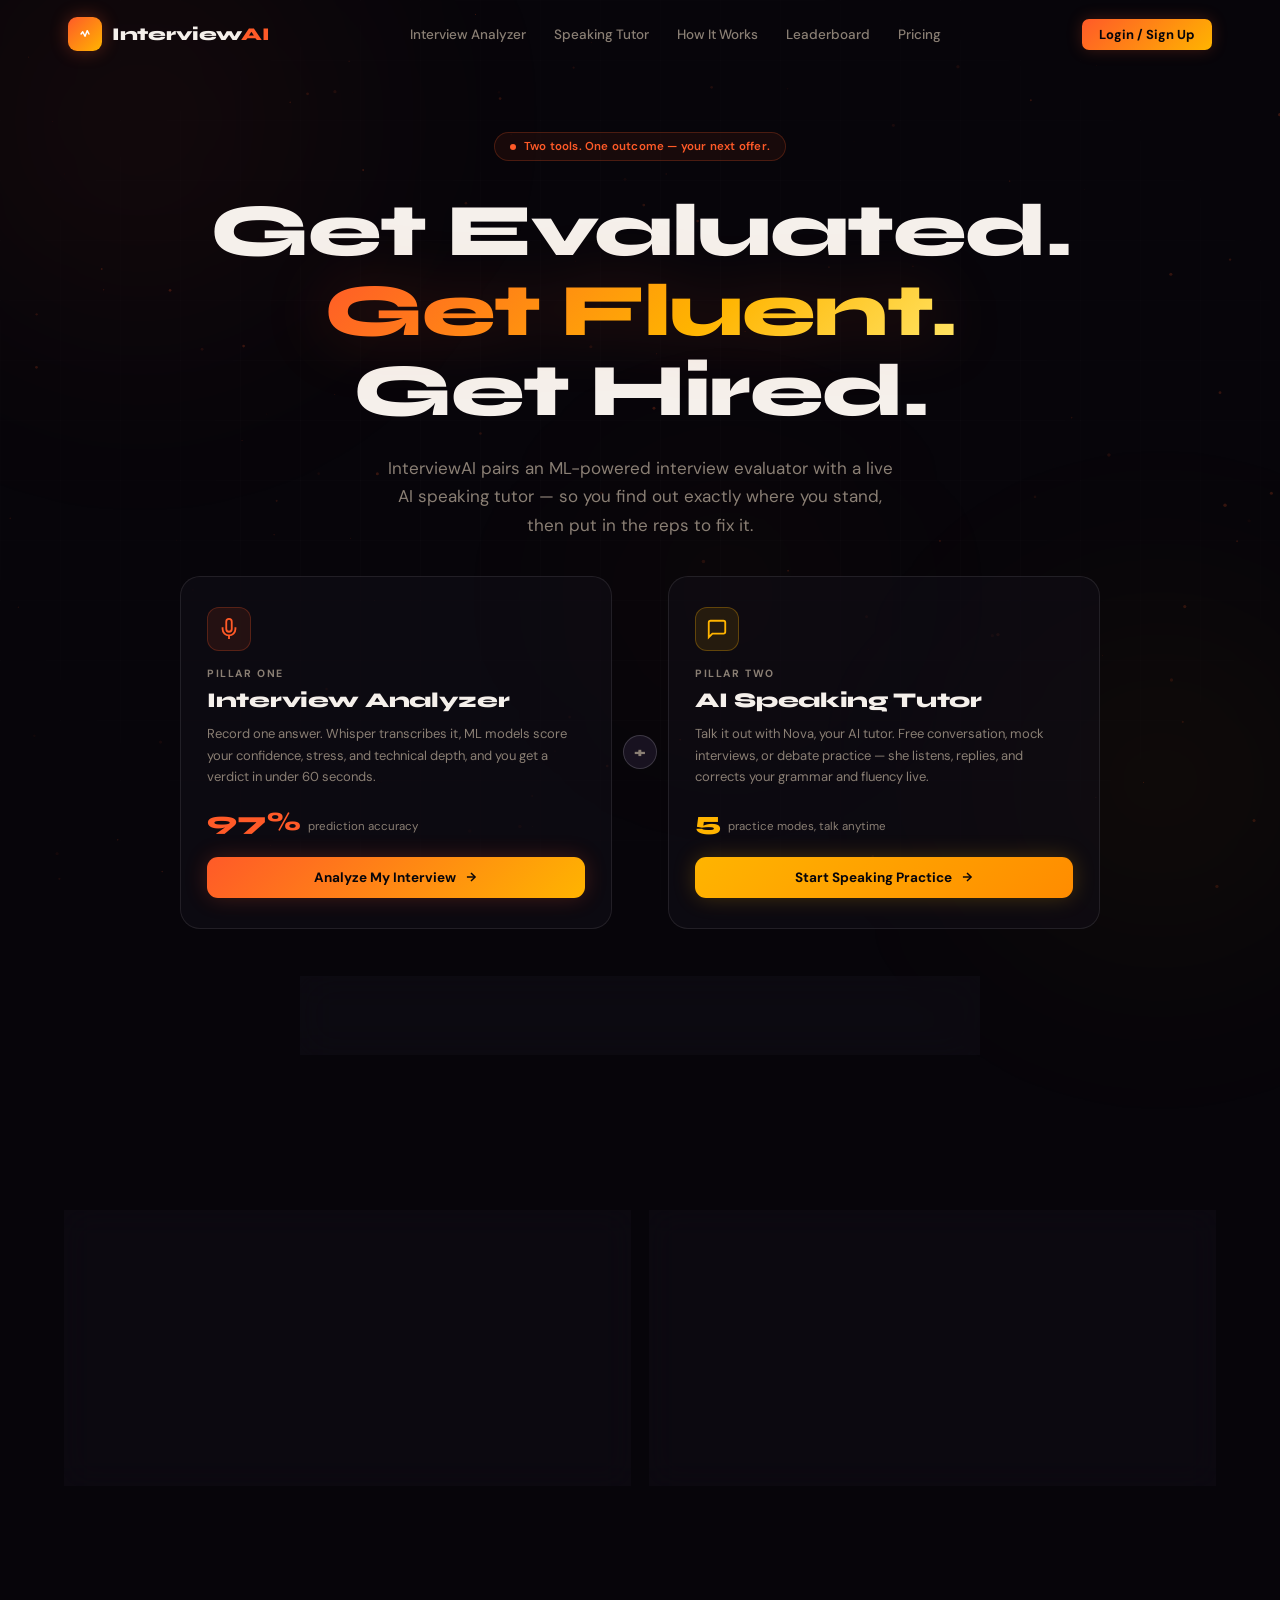
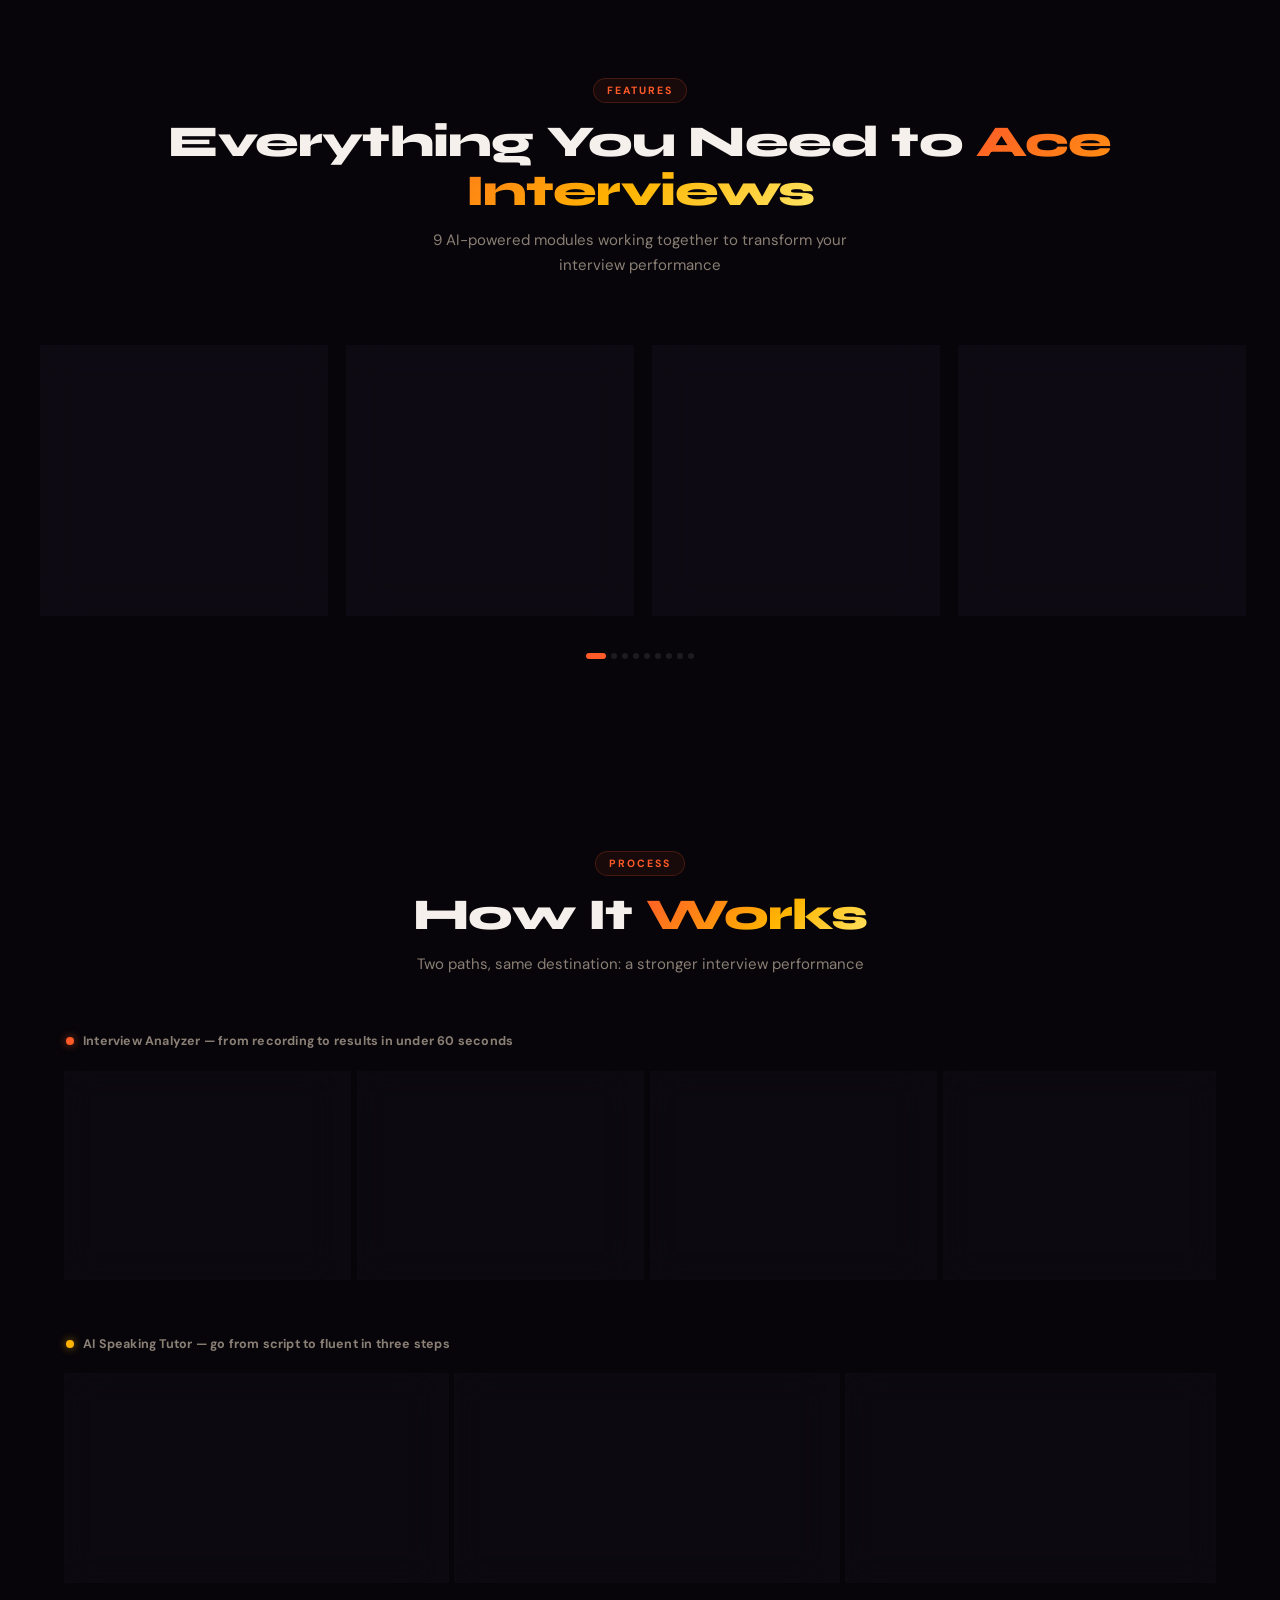
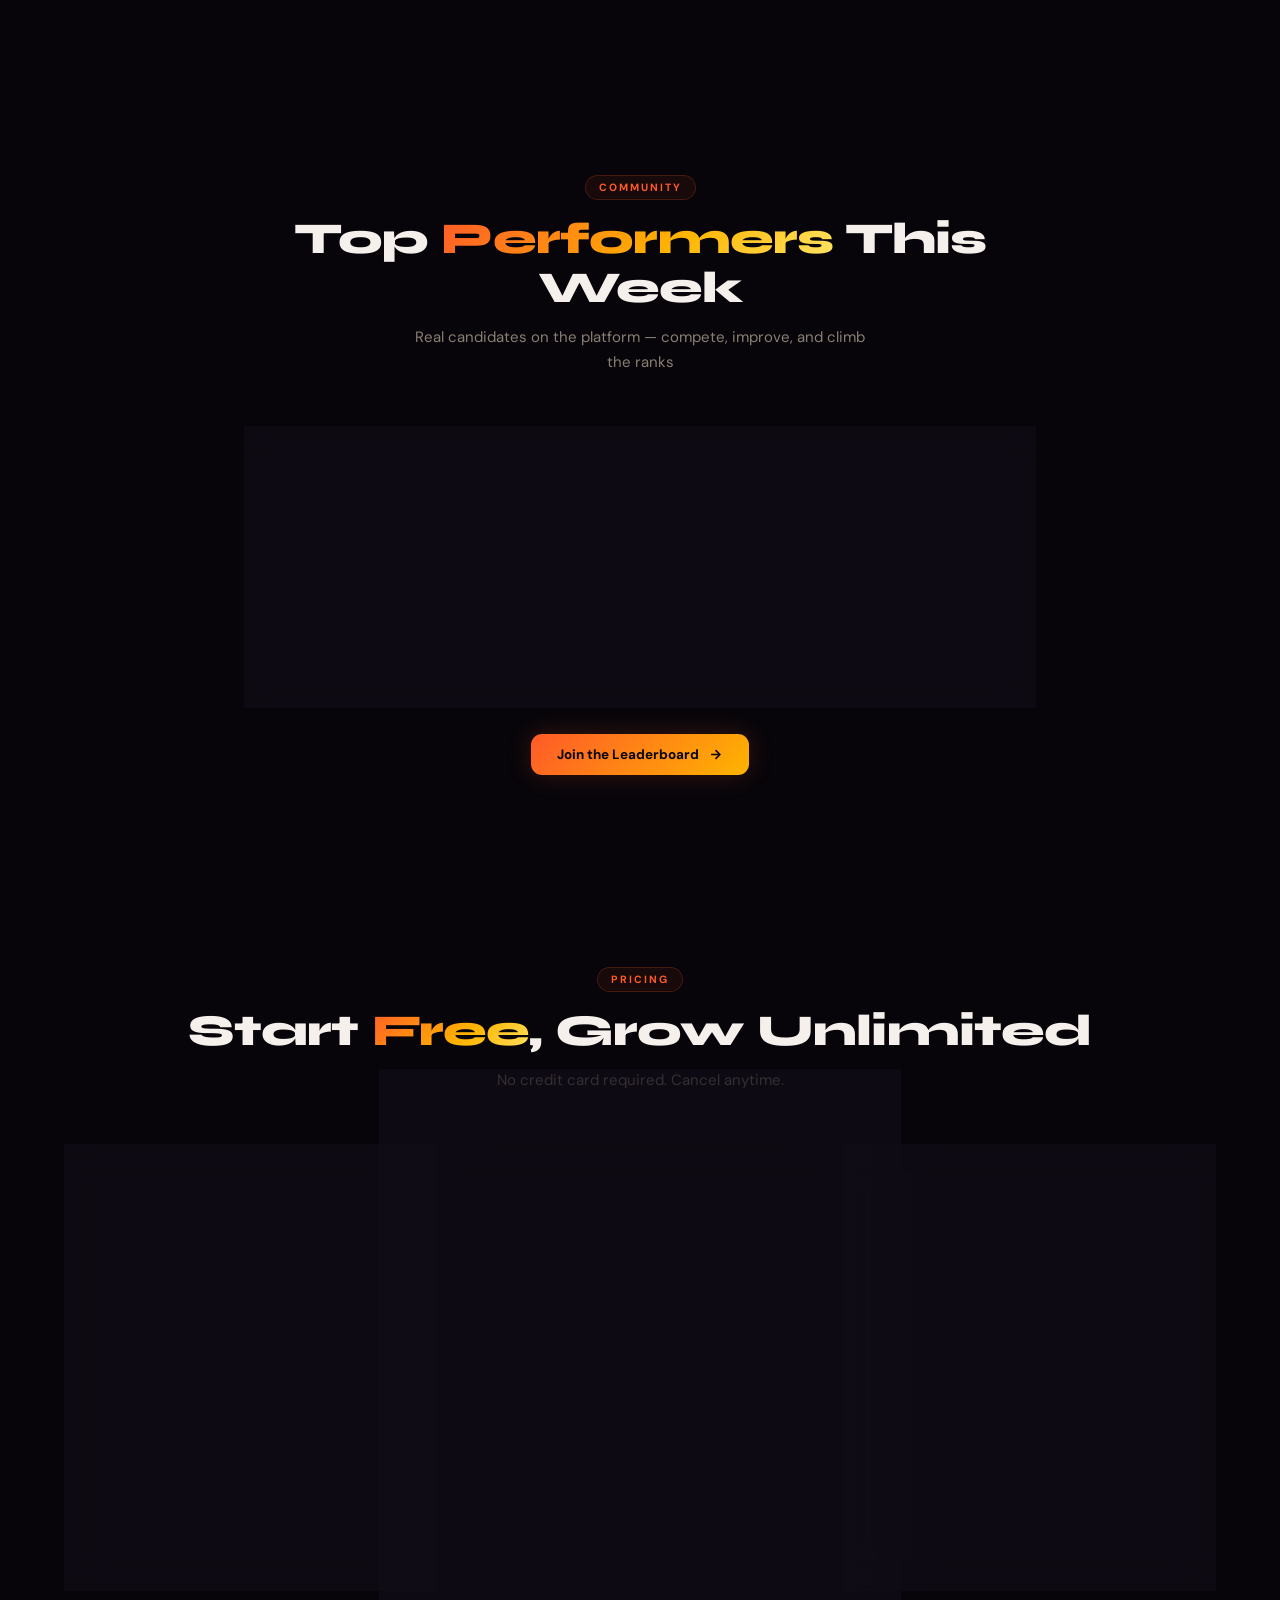
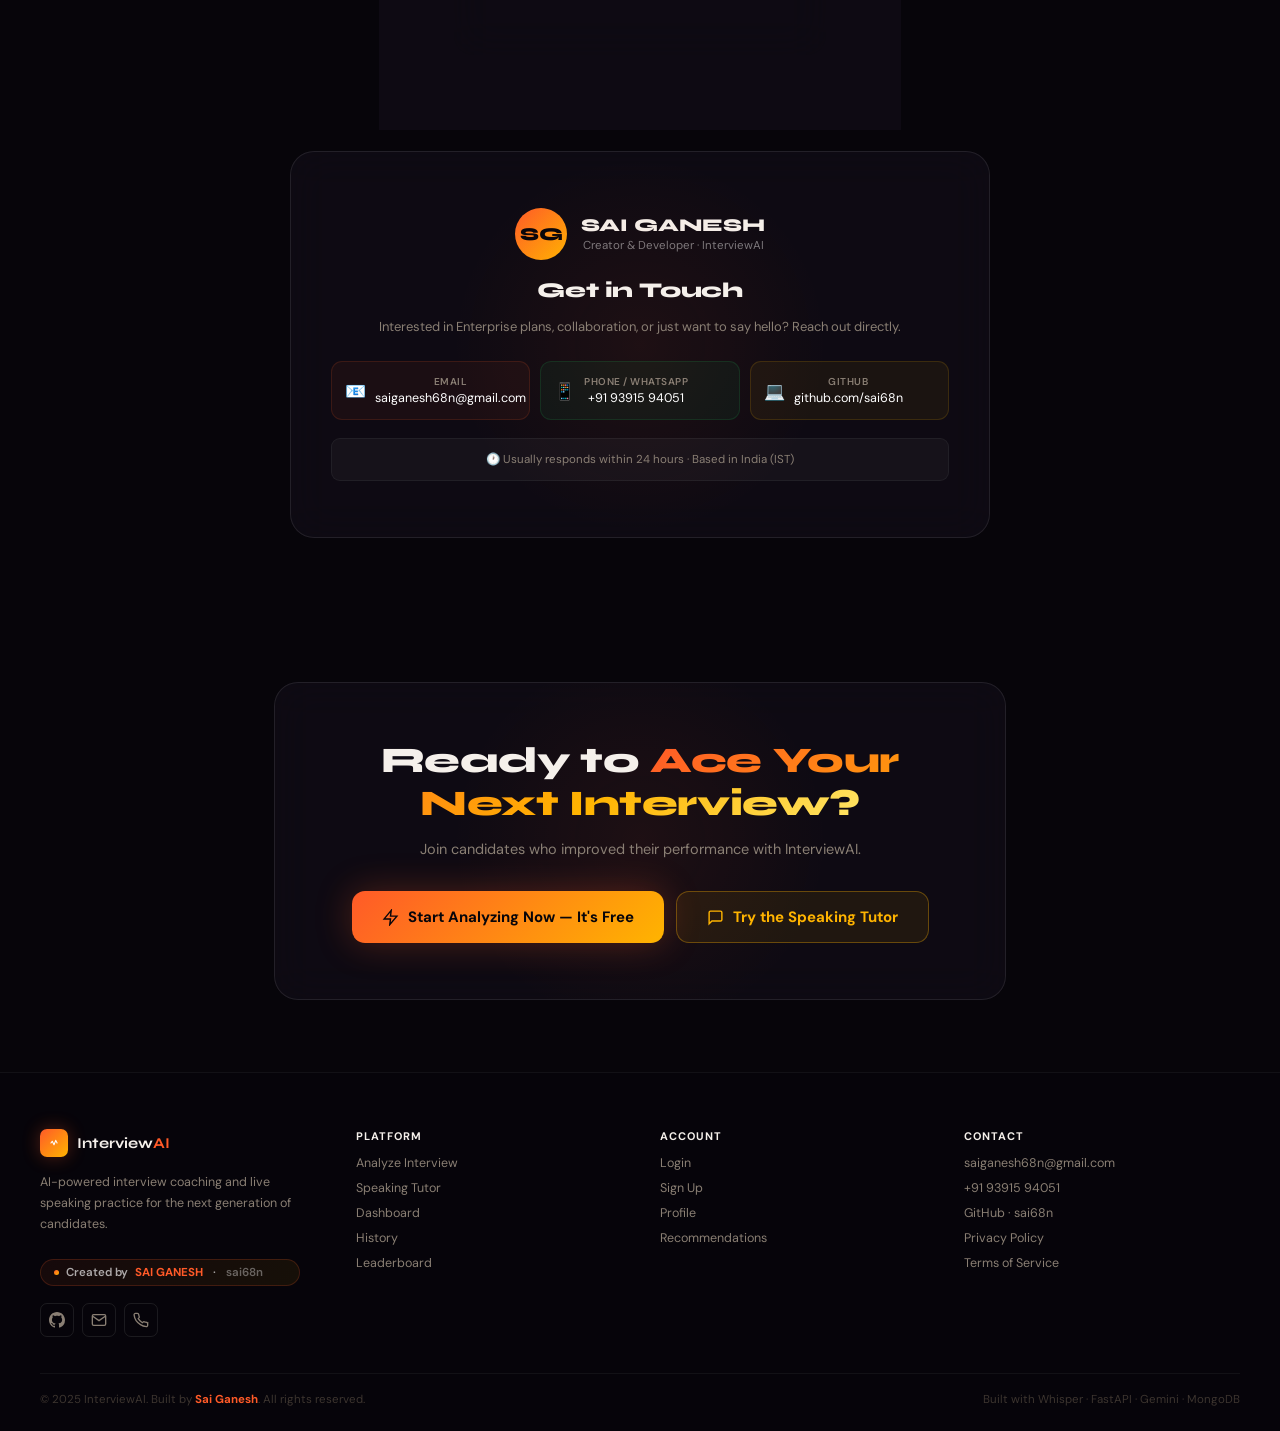
<file: frontend/index.html>
<!DOCTYPE html>
<html lang="en">
<head>
  <meta charset="UTF-8" />
  <meta name="viewport" content="width=device-width, initial-scale=1.0" />
  <title>InterviewAI — Analyze Interviews. Practice Speaking. Get Hired.</title>
  <link rel="preconnect" href="https://fonts.googleapis.com" />
  <link rel="preconnect" href="https://fonts.gstatic.com" crossorigin />
  <link href="https://fonts.googleapis.com/css2?family=Syne:wght@400;500;600;700;800&family=DM+Sans:ital,wght@0,300;0,400;0,500;0,600;1,400&display=swap" rel="stylesheet" />
  <link rel="stylesheet" href="css/landing.css" />
</head>
<body>

  <canvas id="particleCanvas"></canvas>
  <div class="orb orb-1"></div>
  <div class="orb orb-2"></div>
  <div class="orb orb-3"></div>
  <div class="grid-overlay"></div>

  <!-- ══════════════════════════════════════════
       NAVBAR
  ══════════════════════════════════════════ -->
  <nav class="navbar" id="navbar">
    <div class="nav-inner">

      <a href="index.html" class="nav-logo">
        <div class="nav-logo-mark">
          <svg width="18" height="18" viewBox="0 0 32 32" fill="none">
            <path d="M9 16 L12 12 L16 20 L20 10 L23 16" stroke="white" stroke-width="2.5" stroke-linecap="round" stroke-linejoin="round"/>
          </svg>
        </div>
        <span class="nav-logo-text">Interview<span class="nav-accent">AI</span></span>
      </a>

      <div class="nav-links" id="navLinks">
        <a href="#analyzer"            class="nav-link">Interview Analyzer</a>
        <a href="#tutor"               class="nav-link">Speaking Tutor</a>
        <a href="#how-it-works"        class="nav-link">How It Works</a>
        <a href="#leaderboard-section" class="nav-link">Leaderboard</a>
        <a href="#pricing"             class="nav-link">Pricing</a>
      </div>

      <div class="nav-right" id="navRight">
        <a href="auth.html?mode=login" class="btn-nav-signup">Login / Sign Up</a>
        <button class="nav-menu-btn" id="navMenuBtn" aria-label="Open menu">
          <span></span><span></span><span></span>
        </button>
      </div>
    </div>

    <div class="nav-drawer" id="navDrawer" aria-hidden="true">
      <div class="nav-drawer-inner">
        <a href="#analyzer"            class="drawer-link">🎯 &nbsp;Interview Analyzer</a>
        <a href="#tutor"               class="drawer-link">🎤 &nbsp;Speaking Tutor</a>
        <a href="#how-it-works"        class="drawer-link">⚙️ &nbsp;How It Works</a>
        <a href="#leaderboard-section" class="drawer-link">🏆 &nbsp;Leaderboard</a>
        <a href="#pricing"             class="drawer-link">💎 &nbsp;Pricing</a>
        <div class="drawer-divider"></div>
        <a href="auth.html?mode=signup" class="drawer-btn-signup">Get Started Free →</a>
      </div>
    </div>
  </nav>

  <div class="nav-backdrop" id="navBackdrop"></div>

  <!-- ══════════════════════════════════════════
       HERO — Two Pillars
  ══════════════════════════════════════════ -->
  <section class="hero" id="hero">
    <div class="hero-badge">
      <span class="badge-pulse"></span>
      Two tools. One outcome — your next offer.
    </div>

    <h1 class="hero-title">
      <span class="hero-title-line">Get Evaluated.</span>
      <span class="hero-title-grad">Get Fluent.</span>
      <span class="hero-title-line">Get Hired.</span>
    </h1>

    <p class="hero-sub">
      InterviewAI pairs an ML-powered interview evaluator with a live AI speaking tutor —
      so you find out exactly where you stand, then put in the reps to fix it.
    </p>

    <!-- ── Twin pillar cards ── -->
    <div class="pillar-row">

      <div class="pillar-card pillar-analyzer">
        <div class="pillar-icon-wrap">
          <svg width="22" height="22" viewBox="0 0 24 24" fill="none" stroke="currentColor" stroke-width="2">
            <path d="M12 1a3 3 0 0 0-3 3v8a3 3 0 0 0 6 0V4a3 3 0 0 0-3-3z"/>
            <path d="M19 10v2a7 7 0 0 1-14 0v-2"/>
            <line x1="12" y1="19" x2="12" y2="23"/>
          </svg>
        </div>
        <div class="pillar-eyebrow">Pillar One</div>
        <h2 class="pillar-title">Interview Analyzer</h2>
        <p class="pillar-desc">Record one answer. Whisper transcribes it, ML models score your confidence, stress, and technical depth, and you get a verdict in under 60 seconds.</p>
        <div class="pillar-stat"><span class="pillar-stat-num">97%</span><span class="pillar-stat-label">prediction accuracy</span></div>
        <button class="btn-pillar" id="analyzeBtn">
          Analyze My Interview
          <svg width="14" height="14" viewBox="0 0 24 24" fill="none" stroke="currentColor" stroke-width="2.5"><line x1="5" y1="12" x2="19" y2="12"/><polyline points="12 5 19 12 12 19"/></svg>
        </button>
      </div>

      <div class="pillar-divider">
        <span>+</span>
      </div>

      <div class="pillar-card pillar-tutor">
        <div class="pillar-icon-wrap">
          <svg width="22" height="22" viewBox="0 0 24 24" fill="none" stroke="currentColor" stroke-width="2">
            <path d="M21 15a2 2 0 0 1-2 2H7l-4 4V5a2 2 0 0 1 2-2h14a2 2 0 0 1 2 2z"/>
          </svg>
        </div>
        <div class="pillar-eyebrow">Pillar Two</div>
        <h2 class="pillar-title">AI Speaking Tutor</h2>
        <p class="pillar-desc">Talk it out with Nova, your AI tutor. Free conversation, mock interviews, or debate practice — she listens, replies, and corrects your grammar and fluency live.</p>
        <div class="pillar-stat"><span class="pillar-stat-num">5</span><span class="pillar-stat-label">practice modes, talk anytime</span></div>
        <button class="btn-pillar" id="speakingPracticeBtn">
          Start Speaking Practice
          <svg width="14" height="14" viewBox="0 0 24 24" fill="none" stroke="currentColor" stroke-width="2.5"><line x1="5" y1="12" x2="19" y2="12"/><polyline points="12 5 19 12 12 19"/></svg>
        </button>
      </div>

    </div>

    <div class="hero-stats">
      <div class="hero-stat">
        <span class="hero-stat-val">97%</span>
        <span class="hero-stat-label">Prediction Accuracy</span>
      </div>
      <div class="hero-stat-divider"></div>
      <div class="hero-stat">
        <span class="hero-stat-val">9</span>
        <span class="hero-stat-label">AI-Powered Modules</span>
      </div>
      <div class="hero-stat-divider"></div>
      <div class="hero-stat">
        <span class="hero-stat-val">50+</span>
        <span class="hero-stat-label">Competitors</span>
      </div>
      <div class="hero-stat-divider"></div>
      <div class="hero-stat">
        <span class="hero-stat-val">Real-time</span>
        <span class="hero-stat-label">Feedback</span>
      </div>
    </div>
  </section>

  <!-- ══════════════════════════════════════════
       SIGNATURE SPLIT VISUAL
       Left: analysis readout · Right: live conversation readout
  ══════════════════════════════════════════ -->
  <section class="split-demo">
    <div class="split-demo-inner">

      <div class="split-panel split-panel-analyzer">
        <div class="split-panel-label"><span class="split-dot dot-orange"></span>Analyzer Output</div>
        <div class="demo-readout">
          <div class="demo-row">
            <span class="demo-row-label">🎤 Speech Analysis</span>
            <span class="demo-row-val">112 wpm · Pitch 148Hz</span>
          </div>
          <div class="demo-row">
            <span class="demo-row-label">💡 Confidence Score</span>
            <span class="demo-row-val demo-grad">87.4%</span>
          </div>
          <div class="demo-row">
            <span class="demo-row-label">🏆 Verdict</span>
            <span class="demo-row-val" style="color:var(--green)">Selected ✓</span>
          </div>
        </div>
      </div>

      <div class="split-panel split-panel-tutor">
        <div class="split-panel-label"><span class="split-dot dot-gold"></span>Tutor Conversation</div>
        <div class="demo-chat">
          <div class="demo-bubble demo-bubble-tutor">"Tell me about a time you handled conflict at work."</div>
          <div class="demo-bubble demo-bubble-user">"So, um, there was this one time where me and my manager—"</div>
          <div class="demo-bubble demo-bubble-tutor demo-bubble-correction">
            <span class="demo-correction-tag">Live correction</span>
            Try: <em>"My manager and I disagreed on..."</em> — and drop the filler "um" by pausing instead.
          </div>
        </div>
      </div>

    </div>
  </section>

  <!-- ══════════════════════════════════════════
       FEATURE CAROUSEL
  ══════════════════════════════════════════ -->
  <section class="features-section" id="features">
    <div class="section-header scroll-hidden">
      <div class="section-tag">Features</div>
      <h2 class="section-title">Everything You Need to <span class="grad-text">Ace Interviews</span></h2>
      <p class="section-sub">9 AI-powered modules working together to transform your interview performance</p>
    </div>

    <div class="carousel-wrapper">
      <div class="carousel-track" id="carouselTrack">

        <div class="feature-slide glass-card">
          <div class="slide-icon-wrap" style="--ic:#00e5ff">
            <svg width="26" height="26" viewBox="0 0 24 24" fill="none" stroke="currentColor" stroke-width="1.8"><path d="M12 1a3 3 0 0 0-3 3v8a3 3 0 0 0 6 0V4a3 3 0 0 0-3-3z"/><path d="M19 10v2a7 7 0 0 1-14 0v-2"/></svg>
          </div>
          <h3 class="slide-title">AI Speech Analysis</h3>
          <p class="slide-desc">Real-time transcription with Whisper. Measures speaking rate, pitch, pauses, and filler words automatically.</p>
          <div class="slide-tags"><span class="slide-tag">Whisper AI</span><span class="slide-tag">librosa</span></div>
        </div>

        <div class="feature-slide glass-card feature-slide-tutor">
          <div class="slide-icon-wrap" style="--ic:#ffb400">
            <svg width="26" height="26" viewBox="0 0 24 24" fill="none" stroke="currentColor" stroke-width="1.8"><path d="M21 15a2 2 0 0 1-2 2H7l-4 4V5a2 2 0 0 1 2-2h14a2 2 0 0 1 2 2z"/></svg>
          </div>
          <h3 class="slide-title">AI Speaking Tutor</h3>
          <p class="slide-desc">Have real spoken conversations with Nova. She listens, replies, and corrects grammar, vocabulary, and fluency live — any topic, any time.</p>
          <div class="slide-tags"><span class="slide-tag">Live Conversation</span><span class="slide-tag">Voice + Text</span></div>
        </div>

        <div class="feature-slide glass-card">
          <div class="slide-icon-wrap" style="--ic:#f59e0b">
            <svg width="26" height="26" viewBox="0 0 24 24" fill="none" stroke="currentColor" stroke-width="1.8"><circle cx="12" cy="12" r="5"/><line x1="12" y1="1" x2="12" y2="3"/><line x1="12" y1="21" x2="12" y2="23"/><line x1="4.22" y1="4.22" x2="5.64" y2="5.64"/><line x1="18.36" y1="18.36" x2="19.78" y2="19.78"/></svg>
          </div>
          <h3 class="slide-title">Confidence Detection</h3>
          <p class="slide-desc">ML model analyzes 13 speech and behavioral features to compute a precise confidence score from 0–100.</p>
          <div class="slide-tags"><span class="slide-tag">ML Model</span><span class="slide-tag">13 Features</span></div>
        </div>

        <div class="feature-slide glass-card">
          <div class="slide-icon-wrap" style="--ic:#f43f5e">
            <svg width="26" height="26" viewBox="0 0 24 24" fill="none" stroke="currentColor" stroke-width="1.8"><path d="M21 15a2 2 0 0 1-2 2H7l-4 4V5a2 2 0 0 1 2-2h14a2 2 0 0 1 2 2z"/></svg>
          </div>
          <h3 class="slide-title">Stress Detection</h3>
          <p class="slide-desc">Identifies stress patterns from vocal biomarkers. Classifies stress as Low, Medium, or High with actionable feedback.</p>
          <div class="slide-tags"><span class="slide-tag">Vocal Biomarkers</span><span class="slide-tag">3-Level Scale</span></div>
        </div>

        <div class="feature-slide glass-card">
          <div class="slide-icon-wrap" style="--ic:#7c3aed">
            <svg width="26" height="26" viewBox="0 0 24 24" fill="none" stroke="currentColor" stroke-width="1.8"><polyline points="16 18 22 12 16 6"/><polyline points="8 6 2 12 8 18"/></svg>
          </div>
          <h3 class="slide-title">Technical Evaluation</h3>
          <p class="slide-desc">Scores technical correctness and grammar quality. Supports 6 role types including SWE, DS, ML, and Frontend.</p>
          <div class="slide-tags"><span class="slide-tag">6 Role Types</span><span class="slide-tag">Grammar AI</span></div>
        </div>

        <div class="feature-slide glass-card">
          <div class="slide-icon-wrap" style="--ic:#10b981">
            <svg width="26" height="26" viewBox="0 0 24 24" fill="none" stroke="currentColor" stroke-width="1.8"><polygon points="12 2 15.09 8.26 22 9.27 17 14.14 18.18 21.02 12 17.77 5.82 21.02 7 14.14 2 9.27 8.91 8.26 12 2"/></svg>
          </div>
          <h3 class="slide-title">Personalized Plans</h3>
          <p class="slide-desc">AI generates custom improvement plans with STAR method, communication techniques, and confidence tips.</p>
          <div class="slide-tags"><span class="slide-tag">STAR Method</span><span class="slide-tag">Custom Plans</span></div>
        </div>

        <div class="feature-slide glass-card">
          <div class="slide-icon-wrap" style="--ic:#3b82f6">
            <svg width="26" height="26" viewBox="0 0 24 24" fill="none" stroke="currentColor" stroke-width="1.8"><polyline points="9 11 12 14 22 4"/><path d="M21 12v7a2 2 0 0 1-2 2H5a2 2 0 0 1-2-2V5a2 2 0 0 1 2-2h11"/></svg>
          </div>
          <h3 class="slide-title">Daily Tasks & XP</h3>
          <p class="slide-desc">AI-curated daily exercises to build speaking fluency, reduce filler words, and boost overall confidence.</p>
          <div class="slide-tags"><span class="slide-tag">Daily AI Tasks</span><span class="slide-tag">XP System</span></div>
        </div>

        <div class="feature-slide glass-card">
          <div class="slide-icon-wrap" style="--ic:#f59e0b">
            <svg width="26" height="26" viewBox="0 0 24 24" fill="none" stroke="currentColor" stroke-width="1.8"><path d="M6 9H4.5a2.5 2.5 0 0 1 0-5H6"/><path d="M18 9h1.5a2.5 2.5 0 0 0 0-5H18"/><path d="M4 22h16"/><path d="M18 2H6v7a6 6 0 0 0 12 0V2z"/></svg>
          </div>
          <h3 class="slide-title">Leaderboard Rankings</h3>
          <p class="slide-desc">Compete globally. See where you rank among candidates by confidence score and selection rate.</p>
          <div class="slide-tags"><span class="slide-tag">Global Rank</span><span class="slide-tag">Real Users</span></div>
        </div>

        <div class="feature-slide glass-card">
          <div class="slide-icon-wrap" style="--ic:#00e5ff">
            <svg width="26" height="26" viewBox="0 0 24 24" fill="none" stroke="currentColor" stroke-width="1.8"><polyline points="22 12 18 12 15 21 9 3 6 12 2 12"/></svg>
          </div>
          <h3 class="slide-title">Real-time Analytics</h3>
          <p class="slide-desc">Beautiful dashboards with performance trends, skill breakdowns, radial progress charts, and session history.</p>
          <div class="slide-tags"><span class="slide-tag">Live Charts</span><span class="slide-tag">Progress Tracking</span></div>
        </div>

        <!-- Duplicates for seamless infinite scroll -->
        <div class="feature-slide glass-card" aria-hidden="true"><div class="slide-icon-wrap" style="--ic:#00e5ff"><svg width="26" height="26" viewBox="0 0 24 24" fill="none" stroke="currentColor" stroke-width="1.8"><path d="M12 1a3 3 0 0 0-3 3v8a3 3 0 0 0 6 0V4a3 3 0 0 0-3-3z"/><path d="M19 10v2a7 7 0 0 1-14 0v-2"/></svg></div><h3 class="slide-title">AI Speech Analysis</h3><p class="slide-desc">Real-time transcription with Whisper. Measures speaking rate, pitch, pauses, and filler words automatically.</p><div class="slide-tags"><span class="slide-tag">Whisper AI</span><span class="slide-tag">librosa</span></div></div>
        <div class="feature-slide glass-card feature-slide-tutor" aria-hidden="true"><div class="slide-icon-wrap" style="--ic:#ffb400"><svg width="26" height="26" viewBox="0 0 24 24" fill="none" stroke="currentColor" stroke-width="1.8"><path d="M21 15a2 2 0 0 1-2 2H7l-4 4V5a2 2 0 0 1 2-2h14a2 2 0 0 1 2 2z"/></svg></div><h3 class="slide-title">AI Speaking Tutor</h3><p class="slide-desc">Have real spoken conversations with Nova, live grammar and fluency correction included.</p><div class="slide-tags"><span class="slide-tag">Live Conversation</span></div></div>
        <div class="feature-slide glass-card" aria-hidden="true"><div class="slide-icon-wrap" style="--ic:#f59e0b"><svg width="26" height="26" viewBox="0 0 24 24" fill="none" stroke="currentColor" stroke-width="1.8"><circle cx="12" cy="12" r="5"/></svg></div><h3 class="slide-title">Confidence Detection</h3><p class="slide-desc">ML model analyzes 13 speech and behavioral features to compute a precise confidence score from 0–100.</p><div class="slide-tags"><span class="slide-tag">ML Model</span><span class="slide-tag">13 Features</span></div></div>
        <div class="feature-slide glass-card" aria-hidden="true"><div class="slide-icon-wrap" style="--ic:#f43f5e"><svg width="26" height="26" viewBox="0 0 24 24" fill="none" stroke="currentColor" stroke-width="1.8"><path d="M21 15a2 2 0 0 1-2 2H7l-4 4V5a2 2 0 0 1 2-2h14a2 2 0 0 1 2 2z"/></svg></div><h3 class="slide-title">Stress Detection</h3><p class="slide-desc">Identifies stress patterns from vocal biomarkers.</p><div class="slide-tags"><span class="slide-tag">Vocal Biomarkers</span></div></div>
        <div class="feature-slide glass-card" aria-hidden="true"><div class="slide-icon-wrap" style="--ic:#7c3aed"><svg width="26" height="26" viewBox="0 0 24 24" fill="none" stroke="currentColor" stroke-width="1.8"><polyline points="16 18 22 12 16 6"/><polyline points="8 6 2 12 8 18"/></svg></div><h3 class="slide-title">Technical Evaluation</h3><p class="slide-desc">Scores technical correctness and grammar quality for 6 role types.</p><div class="slide-tags"><span class="slide-tag">6 Role Types</span></div></div>
        <div class="feature-slide glass-card" aria-hidden="true"><div class="slide-icon-wrap" style="--ic:#10b981"><svg width="26" height="26" viewBox="0 0 24 24" fill="none" stroke="currentColor" stroke-width="1.8"><polygon points="12 2 15.09 8.26 22 9.27 17 14.14 18.18 21.02 12 17.77 5.82 21.02 7 14.14 2 9.27 8.91 8.26 12 2"/></svg></div><h3 class="slide-title">Personalized Plans</h3><p class="slide-desc">AI generates custom improvement plans and confidence tips.</p><div class="slide-tags"><span class="slide-tag">STAR Method</span></div></div>
      </div>

      <div class="carousel-dots" id="carouselDots">
        <button class="cdot active" data-idx="0"></button>
        <button class="cdot" data-idx="1"></button>
        <button class="cdot" data-idx="2"></button>
        <button class="cdot" data-idx="3"></button>
        <button class="cdot" data-idx="4"></button>
        <button class="cdot" data-idx="5"></button>
        <button class="cdot" data-idx="6"></button>
        <button class="cdot" data-idx="7"></button>
        <button class="cdot" data-idx="8"></button>
      </div>
    </div>
  </section>

  <!-- ══════════════════════════════════════════
       HOW IT WORKS — two parallel flows
  ══════════════════════════════════════════ -->
  <section class="hiw-section" id="how-it-works">
    <div class="section-header scroll-hidden">
      <div class="section-tag">Process</div>
      <h2 class="section-title">How It <span class="grad-text">Works</span></h2>
      <p class="section-sub">Two paths, same destination: a stronger interview performance</p>
    </div>

    <!-- Analyzer flow -->
    <div class="hiw-track-label" id="analyzer">
      <span class="hiw-track-dot dot-orange"></span> Interview Analyzer — from recording to results in under 60 seconds
    </div>
    <div class="hiw-steps">
      <div class="hiw-step scroll-hidden">
        <div class="hiw-num">01</div>
        <div class="hiw-icon">🎤</div>
        <h3 class="hiw-title">Record Your Response</h3>
        <p class="hiw-desc">Answer an interview question using our in-browser recorder. No additional software needed.</p>
        <div class="hiw-connector"></div>
      </div>
      <div class="hiw-step scroll-hidden">
        <div class="hiw-num">02</div>
        <div class="hiw-icon">🤖</div>
        <h3 class="hiw-title">AI Analyzes Speech</h3>
        <p class="hiw-desc">Whisper transcribes, librosa extracts audio features, TextBlob measures sentiment — all in real-time.</p>
        <div class="hiw-connector"></div>
      </div>
      <div class="hiw-step scroll-hidden">
        <div class="hiw-num">03</div>
        <div class="hiw-icon">📊</div>
        <h3 class="hiw-title">ML Models Predict</h3>
        <p class="hiw-desc">Three specialized models predict your confidence score, stress level, and interview outcome with high accuracy.</p>
        <div class="hiw-connector"></div>
      </div>
      <div class="hiw-step scroll-hidden">
        <div class="hiw-num">04</div>
        <div class="hiw-icon">🚀</div>
        <h3 class="hiw-title">Get Your Plan</h3>
        <p class="hiw-desc">Receive a personalized plan with daily tasks, technique guides, and targeted exercises to maximize performance.</p>
      </div>
    </div>

    <!-- Tutor flow -->
    <div class="hiw-track-label hiw-track-label-gold" id="tutor">
      <span class="hiw-track-dot dot-gold"></span> AI Speaking Tutor — go from script to fluent in three steps
    </div>
    <div class="hiw-steps hiw-steps-3">
      <div class="hiw-step hiw-step-gold scroll-hidden">
        <div class="hiw-num hiw-num-gold">01</div>
        <div class="hiw-icon">🗂️</div>
        <h3 class="hiw-title">Pick a Mode</h3>
        <p class="hiw-desc">Free conversation, job interview, storytelling, debate, or pronunciation drills — choose what you want to work on.</p>
        <div class="hiw-connector hiw-connector-gold"></div>
      </div>
      <div class="hiw-step hiw-step-gold scroll-hidden">
        <div class="hiw-num hiw-num-gold">02</div>
        <div class="hiw-icon">🗣️</div>
        <h3 class="hiw-title">Talk to Nova</h3>
        <p class="hiw-desc">Speak or type — Nova replies in real time and keeps the conversation going naturally, just like a real practice partner.</p>
        <div class="hiw-connector hiw-connector-gold"></div>
      </div>
      <div class="hiw-step hiw-step-gold scroll-hidden">
        <div class="hiw-num hiw-num-gold">03</div>
        <div class="hiw-icon">✅</div>
        <h3 class="hiw-title">Fix It Live</h3>
        <p class="hiw-desc">Get instant grammar, vocabulary, and fluency scores after every turn, with corrections you can apply on your very next sentence.</p>
      </div>
    </div>
  </section>

  <!-- ══════════════════════════════════════════
       LEADERBOARD
  ══════════════════════════════════════════ -->
  <section class="lb-section" id="leaderboard-section">
    <div class="section-header scroll-hidden">
      <div class="section-tag">Community</div>
      <h2 class="section-title">Top <span class="grad-text">Performers</span> This Week</h2>
      <p class="section-sub">Real candidates on the platform — compete, improve, and climb the ranks</p>
    </div>
    <div class="lb-table-wrap glass-card scroll-hidden">
      <div class="lb-table-head">
        <span>Rank</span>
        <span>Candidate</span>
        <span>Confidence</span>
        <span>Result</span>
        <span>Streak</span>
      </div>
      <div class="lb-table-body" id="lbTableBody">
        <div class="lb-row lb-row-loading">
          <div class="lb-loading-dots"><span></span><span></span><span></span></div>
        </div>
      </div>
    </div>
    <div class="lb-cta">
      <a href="auth.html?mode=signup" class="btn-lb-join">
        Join the Leaderboard
        <svg width="15" height="15" viewBox="0 0 24 24" fill="none" stroke="currentColor" stroke-width="2.5"><line x1="5" y1="12" x2="19" y2="12"/><polyline points="12 5 19 12 12 19"/></svg>
      </a>
    </div>
  </section>

  <!-- ══════════════════════════════════════════
       PRICING
  ══════════════════════════════════════════ -->
  <section class="pricing-section" id="pricing">
    <div class="section-header scroll-hidden">
      <div class="section-tag">Pricing</div>
      <h2 class="section-title">Start <span class="grad-text">Free</span>, Grow Unlimited</h2>
      <p class="section-sub">No credit card required. Cancel anytime.</p>
    </div>
    <div class="pricing-grid">

      <div class="pricing-card glass-card scroll-hidden">
        <div class="pricing-tier">Starter</div>
        <div class="pricing-price">Free</div>
        <div class="pricing-period">Forever</div>
        <ul class="pricing-features">
          <li><span class="pf-check">✓</span> 20 interviews / month</li>
          <li><span class="pf-check">✓</span> Speech analysis</li>
          <li><span class="pf-check">✓</span> Confidence scoring</li>
          <li><span class="pf-check">✓</span> 15 min / day AI Speaking Tutor</li>
          <li><span class="pf-check">✓</span> Basic recommendations</li>
          <li><span class="pf-check">✓</span> Daily tasks</li>
          <li><span class="pf-check">✓</span> Leaderboard access</li>
        </ul>
        <a href="auth.html?mode=signup" class="btn-pricing-secondary">Get Started Free</a>
      </div>

      <div class="pricing-card pricing-featured glass-card scroll-hidden">
        <div class="pricing-popular">Most Popular</div>
        <div class="pricing-tier">Pro</div>
        <div class="pricing-price">₹499<span class="pricing-mo">/mo</span></div>
        <div class="pricing-period">Everything you need</div>
        <ul class="pricing-features">
          <li><span class="pf-check">✓</span> Unlimited interviews</li>
          <li><span class="pf-check">✓</span> Full speech analysis</li>
          <li><span class="pf-check">✓</span> All 3 ML predictions</li>
          <li><span class="pf-check">✓</span> Unlimited AI Speaking Tutor</li>
          <li><span class="pf-check">✓</span> All 5 tutor practice modes</li>
          <li><span class="pf-check">✓</span> AI improvement plans</li>
          <li><span class="pf-check">✓</span> Daily tasks &amp; XP</li>
          <li><span class="pf-check">✓</span> Leaderboard access</li>
          <li><span class="pf-check">✓</span> Online interview via video</li>
        </ul>
        <a href="auth.html?mode=signup" class="btn-pricing-primary">Start Pro Free Trial</a>
      </div>

      <div class="pricing-card glass-card scroll-hidden">
        <div class="pricing-tier">Enterprise</div>
        <div class="pricing-price">Custom</div>
        <div class="pricing-period">For teams &amp; colleges</div>
        <ul class="pricing-features">
          <li><span class="pf-check">✓</span> Everything in Pro</li>
          <li><span class="pf-check">✓</span> Team analytics</li>
          <li><span class="pf-check">✓</span> Custom role types</li>
          <li><span class="pf-check">✓</span> Custom tutor scenarios</li>
          <li><span class="pf-check">✓</span> API access</li>
          <li><span class="pf-check">✓</span> Priority support</li>
          <li><span class="pf-check">✓</span> White-label option</li>
        </ul>
        <a href="#contact-creator" class="btn-pricing-secondary">Contact the Creator</a>
      </div>

    </div>
  </section>

  <!-- ══════════════════════════════════════════
       CONTACT THE CREATOR
  ══════════════════════════════════════════ -->
  <section class="cta-section" id="contact-creator" style="padding-top:0">
    <div class="cta-inner glass-card scroll-hidden" style="max-width:700px;margin:0 auto">
      <div class="cta-orb"></div>
      <div style="display:flex;align-items:center;gap:14px;margin-bottom:18px;flex-wrap:wrap;justify-content:center">
        <div style="width:52px;height:52px;border-radius:50%;background:var(--grad);display:flex;align-items:center;justify-content:center;font-family:'Syne',sans-serif;font-weight:800;font-size:18px;color:#07050a;flex-shrink:0">SG</div>
        <div>
          <div style="font-family:'Syne',sans-serif;font-size:18px;font-weight:800">SAI GANESH</div>
          <div style="font-size:11.5px;color:rgba(255,255,255,0.45);margin-top:2px">Creator &amp; Developer · InterviewAI</div>
        </div>
      </div>
      <h2 class="cta-title" style="font-size:21px">Get in Touch</h2>
      <p style="font-size:13px;color:var(--text2);margin-bottom:24px;line-height:1.65;position:relative">Interested in Enterprise plans, collaboration, or just want to say hello? Reach out directly.</p>
      <div style="display:grid;grid-template-columns:repeat(auto-fit,minmax(170px,1fr));gap:10px;margin-bottom:18px;position:relative">
        <a href="mailto:saiganesh68n@gmail.com" style="display:flex;align-items:center;gap:9px;padding:13px;border-radius:11px;background:rgba(255,90,40,0.06);border:1px solid rgba(255,90,40,0.14);color:#fff;text-decoration:none;font-size:12.5px;transition:background 0.2s" onmouseover="this.style.background='rgba(255,90,40,0.12)'" onmouseout="this.style.background='rgba(255,90,40,0.06)'">
          <span style="font-size:17px">📧</span>
          <div><div style="font-weight:600;font-size:10px;color:var(--text2);text-transform:uppercase;letter-spacing:0.5px;margin-bottom:2px">Email</div>saiganesh68n@gmail.com</div>
        </a>
        <a href="tel:+919391594051" style="display:flex;align-items:center;gap:9px;padding:13px;border-radius:11px;background:rgba(34,197,94,0.06);border:1px solid rgba(34,197,94,0.14);color:#fff;text-decoration:none;font-size:12.5px;transition:background 0.2s" onmouseover="this.style.background='rgba(34,197,94,0.12)'" onmouseout="this.style.background='rgba(34,197,94,0.06)'">
          <span style="font-size:17px">📱</span>
          <div><div style="font-weight:600;font-size:10px;color:var(--text2);text-transform:uppercase;letter-spacing:0.5px;margin-bottom:2px">Phone / WhatsApp</div>+91 93915 94051</div>
        </a>
        <a href="https://github.com/sai68n" target="_blank" rel="noopener" style="display:flex;align-items:center;gap:9px;padding:13px;border-radius:11px;background:rgba(255,180,0,0.06);border:1px solid rgba(255,180,0,0.14);color:#fff;text-decoration:none;font-size:12.5px;transition:background 0.2s" onmouseover="this.style.background='rgba(255,180,0,0.12)'" onmouseout="this.style.background='rgba(255,180,0,0.06)'">
          <span style="font-size:17px">💻</span>
          <div><div style="font-weight:600;font-size:10px;color:var(--text2);text-transform:uppercase;letter-spacing:0.5px;margin-bottom:2px">GitHub</div>github.com/sai68n</div>
        </a>
      </div>
      <div style="padding:13px;border-radius:9px;background:rgba(255,255,255,0.035);border:1px solid var(--border);font-size:11.5px;color:var(--text2);text-align:center;position:relative">
        🕐 Usually responds within 24 hours · Based in India (IST)
      </div>
    </div>
  </section>

  <!-- ══════════════════════════════════════════
       CTA BANNER
  ══════════════════════════════════════════ -->
  <section class="cta-section">
    <div class="cta-inner glass-card scroll-hidden">
      <div class="cta-orb"></div>
      <h2 class="cta-title">Ready to <span class="grad-text">Ace Your Next Interview?</span></h2>
      <p class="cta-sub">Join candidates who improved their performance with InterviewAI.</p>
      <div class="cta-actions">
        <button class="btn-cta-primary" id="ctaAnalyzeBtn">
          <svg width="17" height="17" viewBox="0 0 24 24" fill="none" stroke="currentColor" stroke-width="2"><path d="M13 2L3 14h9l-1 8 10-12h-9l1-8z"/></svg>
          Start Analyzing Now — It's Free
        </button>
        <button class="btn-cta-secondary" id="ctaTutorBtn">
          <svg width="17" height="17" viewBox="0 0 24 24" fill="none" stroke="currentColor" stroke-width="2"><path d="M21 15a2 2 0 0 1-2 2H7l-4 4V5a2 2 0 0 1 2-2h14a2 2 0 0 1 2 2z"/></svg>
          Try the Speaking Tutor
        </button>
      </div>
    </div>
  </section>

  <!-- ══════════════════════════════════════════
       FOOTER
  ══════════════════════════════════════════ -->
  <footer class="footer">
    <div class="footer-inner">
      <div class="footer-brand">
        <a href="index.html" class="footer-logo">
          <div class="nav-logo-mark" style="width:28px;height:28px;border-radius:7px">
            <svg width="14" height="14" viewBox="0 0 32 32" fill="none">
              <path d="M9 16 L12 12 L16 20 L20 10 L23 16" stroke="white" stroke-width="2.5" stroke-linecap="round" stroke-linejoin="round"/>
            </svg>
          </div>
          <span style="font-family:var(--font-display);font-weight:700;font-size:15px">Interview<span style="color:var(--orange)">AI</span></span>
        </a>
        <p class="footer-tagline">AI-powered interview coaching and live speaking practice for the next generation of candidates.</p>
        <div class="creator-badge">
          <div class="cb-dot"></div>
          Created by <strong>SAI GANESH</strong>&nbsp;·&nbsp;<span style="opacity:0.55">sai68n</span>
        </div>
        <div class="footer-social">
          <a href="https://github.com/sai68n" target="_blank" class="social-link" aria-label="GitHub">
            <svg width="16" height="16" viewBox="0 0 24 24" fill="currentColor"><path d="M12 0C5.37 0 0 5.37 0 12c0 5.31 3.435 9.795 8.205 11.385.6.105.825-.255.825-.57 0-.285-.015-1.23-.015-2.235-3.015.555-3.795-.735-4.035-1.41-.135-.345-.72-1.41-1.23-1.695-.42-.225-1.02-.78-.015-.795.945-.015 1.62.87 1.845 1.23 1.08 1.815 2.805 1.305 3.495.99.105-.78.42-1.305.765-1.605-2.67-.3-5.46-1.335-5.46-5.925 0-1.305.465-2.385 1.23-3.225-.12-.3-.54-1.53.12-3.18 0 0 1.005-.315 3.3 1.23.96-.27 1.98-.405 3-.405s2.04.135 3 .405c2.295-1.56 3.3-1.23 3.3-1.23.66 1.65.24 2.88.12 3.18.765.84 1.23 1.905 1.23 3.225 0 4.605-2.805 5.625-5.475 5.925.435.375.81 1.095.81 2.22 0 1.605-.015 2.895-.015 3.3 0 .315.225.69.825.57A12.02 12.02 0 0 0 24 12c0-6.63-5.37-12-12-12z"/></svg>
          </a>
          <a href="mailto:saiganesh68n@gmail.com" class="social-link" aria-label="Email">
            <svg width="16" height="16" viewBox="0 0 24 24" fill="none" stroke="currentColor" stroke-width="2"><path d="M4 4h16c1.1 0 2 .9 2 2v12c0 1.1-.9 2-2 2H4c-1.1 0-2-.9-2-2V6c0-1.1.9-2 2-2z"/><polyline points="22,6 12,13 2,6"/></svg>
          </a>
          <a href="tel:+919391594051" class="social-link" aria-label="Phone">
            <svg width="16" height="16" viewBox="0 0 24 24" fill="none" stroke="currentColor" stroke-width="2"><path d="M22 16.92v3a2 2 0 0 1-2.18 2 19.79 19.79 0 0 1-8.63-3.07A19.5 19.5 0 0 1 4.69 13a19.79 19.79 0 0 1-3.07-8.67A2 2 0 0 1 3.6 2.18h3a2 2 0 0 1 2 1.72c.127.96.361 1.903.7 2.81a2 2 0 0 1-.45 2.11L7.91 9.91a16 16 0 0 0 6.17 6.17l.9-.9a2 2 0 0 1 2.11-.45c.907.339 1.85.573 2.81.7A2 2 0 0 1 21.92 17z"/></svg>
          </a>
        </div>
      </div>

      <div class="footer-links-group">
        <div class="footer-col">
          <div class="footer-col-title">Platform</div>
          <a href="index.html"          class="footer-link">Analyze Interview</a>
          <a href="speaking_practice.html" class="footer-link">Speaking Tutor</a>
          <a href="dashboard.html"      class="footer-link">Dashboard</a>
          <a href="history.html"        class="footer-link">History</a>
          <a href="leaderboard.html"    class="footer-link">Leaderboard</a>
        </div>
        <div class="footer-col">
          <div class="footer-col-title">Account</div>
          <a href="auth.html?mode=login"   class="footer-link">Login</a>
          <a href="auth.html?mode=signup"  class="footer-link">Sign Up</a>
          <a href="profile.html"           class="footer-link">Profile</a>
          <a href="recommendations.html"   class="footer-link">Recommendations</a>
        </div>
        <div class="footer-col">
          <div class="footer-col-title">Contact</div>
          <a href="mailto:saiganesh68n@gmail.com" class="footer-link">saiganesh68n@gmail.com</a>
          <a href="tel:+919391594051"             class="footer-link">+91 93915 94051</a>
          <a href="https://github.com/sai68n"     class="footer-link" target="_blank">GitHub · sai68n</a>
          <a href="#privacy"                       class="footer-link">Privacy Policy</a>
          <a href="#terms"                         class="footer-link">Terms of Service</a>
        </div>
      </div>
    </div>

    <div class="footer-bottom">
      <span>© 2025 InterviewAI. Built by <strong style="color:var(--orange)">Sai Ganesh</strong>. All rights reserved.</span>
      <span class="footer-powered">Built with Whisper · FastAPI · Gemini · MongoDB</span>
    </div>

    <div id="privacy" style="display:none"></div>
    <div id="terms"   style="display:none"></div>
  </footer>

  <!-- ── Privacy Modal ── -->
  <div id="privacyModal" style="display:none;position:fixed;inset:0;background:rgba(0,0,0,0.82);z-index:9000;overflow-y:auto;padding:40px 16px">
    <div style="max-width:660px;margin:0 auto;background:#0c090f;border:1px solid rgba(255,255,255,0.1);border-radius:16px;padding:30px">
      <div style="display:flex;align-items:center;justify-content:space-between;margin-bottom:18px">
        <h2 style="font-family:'Syne',sans-serif;font-size:19px;font-weight:800">Privacy Policy</h2>
        <button onclick="document.getElementById('privacyModal').style.display='none'" style="background:rgba(255,255,255,0.07);border:none;color:#fff;width:30px;height:30px;border-radius:7px;cursor:pointer;font-size:14px">✕</button>
      </div>
      <div style="font-size:12.5px;color:var(--text2);line-height:1.8">
        <p style="margin-bottom:10px"><strong style="color:#fff">Last updated:</strong> June 2025</p>
        <p style="margin-bottom:10px">InterviewAI is built and maintained by Sai Ganesh. We respect your privacy.</p>
        <p style="margin-bottom:8px"><strong style="color:#fff">Data we collect:</strong> Email, name, and interview performance data you voluntarily submit.</p>
        <p style="margin-bottom:8px"><strong style="color:#fff">Audio data:</strong> Speech recordings are sent to our backend solely for analysis and are not stored permanently.</p>
        <p style="margin-bottom:8px"><strong style="color:#fff">Tutor conversations:</strong> Speaking Tutor conversations are sent to our AI provider to generate responses and are not stored permanently.</p>
        <p style="margin-bottom:8px"><strong style="color:#fff">Your rights:</strong> You can delete your account and all associated data at any time from the Profile page.</p>
        <p><strong style="color:#fff">Contact:</strong> saiganesh68n@gmail.com</p>
      </div>
    </div>
  </div>

  <!-- ── Terms Modal ── -->
  <div id="termsModal" style="display:none;position:fixed;inset:0;background:rgba(0,0,0,0.82);z-index:9000;overflow-y:auto;padding:40px 16px">
    <div style="max-width:660px;margin:0 auto;background:#0c090f;border:1px solid rgba(255,255,255,0.1);border-radius:16px;padding:30px">
      <div style="display:flex;align-items:center;justify-content:space-between;margin-bottom:18px">
        <h2 style="font-family:'Syne',sans-serif;font-size:19px;font-weight:800">Terms of Service</h2>
        <button onclick="document.getElementById('termsModal').style.display='none'" style="background:rgba(255,255,255,0.07);border:none;color:#fff;width:30px;height:30px;border-radius:7px;cursor:pointer;font-size:14px">✕</button>
      </div>
      <div style="font-size:12.5px;color:var(--text2);line-height:1.8">
        <p style="margin-bottom:10px"><strong style="color:#fff">Last updated:</strong> June 2025</p>
        <p style="margin-bottom:8px"><strong style="color:#fff">Usage:</strong> This platform is for personal interview practice only. Commercial resale or misuse is prohibited.</p>
        <p style="margin-bottom:8px"><strong style="color:#fff">Accuracy:</strong> AI predictions are for guidance purposes only and do not guarantee real-world interview outcomes.</p>
        <p style="margin-bottom:8px"><strong style="color:#fff">Account:</strong> You are responsible for keeping your credentials secure.</p>
        <p><strong style="color:#fff">Intellectual Property:</strong> All code, design, and AI models are the property of Sai Ganesh. Unauthorized reproduction is prohibited.</p>
      </div>
    </div>
  </div>

  <script>
    document.addEventListener('DOMContentLoaded', () => {
      document.querySelector('a[href="#privacy"]')?.addEventListener('click', e => {
        e.preventDefault();
        document.getElementById('privacyModal').style.display = 'block';
      });
      document.querySelector('a[href="#terms"]')?.addEventListener('click', e => {
        e.preventDefault();
        document.getElementById('termsModal').style.display = 'block';
      });

      const btn      = document.getElementById('navMenuBtn');
      const drawer   = document.getElementById('navDrawer');
      const backdrop = document.getElementById('navBackdrop');
      const bars     = btn?.querySelectorAll('span');

      function openDrawer() {
        drawer.classList.add('open');
        drawer.setAttribute('aria-hidden', 'false');
        backdrop.classList.add('open');
        document.body.style.overflow = 'hidden';
        if (bars) {
          bars[0].style.transform = 'translateY(7px) rotate(45deg)';
          bars[1].style.opacity   = '0';
          bars[2].style.transform = 'translateY(-7px) rotate(-45deg)';
        }
      }
      function closeDrawer() {
        drawer.classList.remove('open');
        drawer.setAttribute('aria-hidden', 'true');
        backdrop.classList.remove('open');
        document.body.style.overflow = '';
        if (bars) {
          bars[0].style.transform = '';
          bars[1].style.opacity   = '';
          bars[2].style.transform = '';
        }
      }

      btn?.addEventListener('click', () => {
        drawer.classList.contains('open') ? closeDrawer() : openDrawer();
      });
      backdrop?.addEventListener('click', closeDrawer);
      drawer?.querySelectorAll('.drawer-link, .drawer-btn-signup').forEach(el => {
        el.addEventListener('click', closeDrawer);
      });

      const navbar = document.getElementById('navbar');
      window.addEventListener('scroll', () => {
        navbar?.classList.toggle('scrolled', window.scrollY > 20);
      }, { passive: true });

      const obs = new IntersectionObserver(entries => {
        entries.forEach(e => { if (e.isIntersecting) e.target.classList.add('visible'); });
      }, { threshold: 0.12 });
      document.querySelectorAll('.scroll-hidden').forEach(el => obs.observe(el));
    });
  </script>

  <script src="js/landing.js"></script>
</body>
</html>
</file>
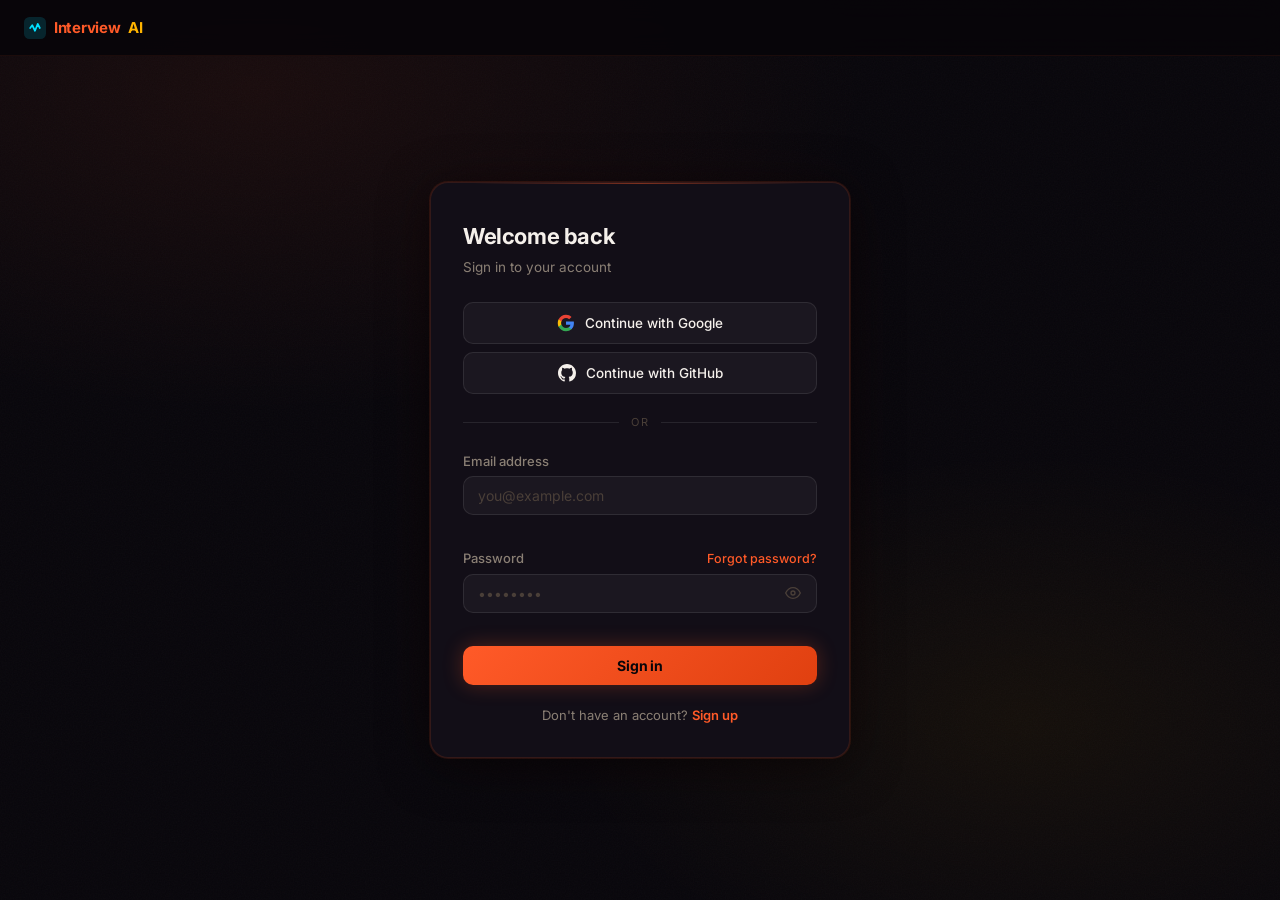
<file: frontend/auth.html>
<!DOCTYPE html>
<html lang="en">
<head>
  <meta charset="UTF-8" />
  <meta name="viewport" content="width=device-width, initial-scale=1.0" />
  <title>InterviewAI — Sign in</title>
  <link rel="preconnect" href="https://fonts.googleapis.com" />
  <link rel="preconnect" href="https://fonts.gstatic.com" crossorigin />
  <link href="https://fonts.googleapis.com/css2?family=Inter:wght@300;400;500;600;700&display=swap" rel="stylesheet" />
  <link rel="stylesheet" href="css/auth.css" />
</head>
<body>

  <!-- Background -->
  <div class="bg-noise"></div>

  <!-- ── Top nav ── -->
  <header class="top-bar">
    <a href="index.html" class="wordmark">
      <svg width="22" height="22" viewBox="0 0 32 32" fill="none">
        <rect width="32" height="32" rx="8" fill="#00e0ff" fill-opacity=".15"/>
        <path d="M9 16 L12 12 L16 20 L20 10 L23 16" stroke="#00e0ff" stroke-width="2.5" stroke-linecap="round" stroke-linejoin="round"/>
      </svg>
      <span class="word-interview">Interview</span><span class="word-ai">AI</span>
    </a>
  </header>

  <!-- ── Main card ── -->
  <main class="auth-wrap">
    <div class="auth-card" id="authCard">

      <!-- ══════════════════════════
           VIEW: Login
      ══════════════════════════ -->
      <div class="view" id="viewLogin">
        <h1 class="card-title">Welcome back</h1>
        <p class="card-sub">Sign in to your account</p>

        <div class="social-row">
          <button class="social-btn" id="googleLoginBtn">
            <svg width="18" height="18" viewBox="0 0 24 24">
              <path d="M22.56 12.25c0-.78-.07-1.53-.2-2.25H12v4.26h5.92c-.26 1.37-1.04 2.53-2.21 3.31v2.77h3.57c2.08-1.92 3.28-4.74 3.28-8.09z" fill="#4285F4"/>
              <path d="M12 23c2.97 0 5.46-.98 7.28-2.66l-3.57-2.77c-.98.66-2.23 1.06-3.71 1.06-2.86 0-5.29-1.93-6.16-4.53H2.18v2.84C3.99 20.53 7.7 23 12 23z" fill="#34A853"/>
              <path d="M5.84 14.09c-.22-.66-.35-1.36-.35-2.09s.13-1.43.35-2.09V7.07H2.18C1.43 8.55 1 10.22 1 12s.43 3.45 1.18 4.93l2.85-2.22.81-.62z" fill="#FBBC05"/>
              <path d="M12 5.38c1.62 0 3.06.56 4.21 1.64l3.15-3.15C17.45 2.09 14.97 1 12 1 7.7 1 3.99 3.47 2.18 7.07l3.66 2.84c.87-2.6 3.3-4.53 6.16-4.53z" fill="#EA4335"/>
            </svg>
            Continue with Google
          </button>
          <button class="social-btn" id="githubLoginBtn">
            <svg width="18" height="18" viewBox="0 0 24 24" fill="currentColor">
              <path d="M12 0C5.37 0 0 5.37 0 12c0 5.31 3.435 9.795 8.205 11.385.6.105.825-.255.825-.57 0-.285-.015-1.23-.015-2.235-3.015.555-3.795-.735-4.035-1.41-.135-.345-.72-1.41-1.23-1.695-.42-.225-1.02-.78-.015-.795.945-.015 1.62.87 1.845 1.23 1.08 1.815 2.805 1.305 3.495.99.105-.78.42-1.305.765-1.605-2.67-.3-5.46-1.335-5.46-5.925 0-1.305.465-2.385 1.23-3.225-.12-.3-.54-1.53.12-3.18 0 0 1.005-.315 3.3 1.23.96-.27 1.98-.405 3-.405s2.04.135 3 .405c2.295-1.56 3.3-1.23 3.3-1.23.66 1.65.24 2.88.12 3.18.765.84 1.23 1.905 1.23 3.225 0 4.605-2.805 5.625-5.475 5.925.435.375.81 1.095.81 2.22 0 1.605-.015 2.895-.015 3.3 0 .315.225.69.825.57A12.02 12.02 0 0 0 24 12c0-6.63-5.37-12-12-12z"/>
            </svg>
            Continue with GitHub
          </button>
        </div>

        <div class="divider"><span>OR</span></div>

        <form id="loginForm" novalidate>
          <div class="field-group">
            <label class="field-label" for="loginEmail">Email address</label>
            <input type="email" id="loginEmail" class="field-input" placeholder="you@example.com" autocomplete="email" />
            <span class="field-error" id="loginEmailErr"></span>
          </div>
          <div class="field-group">
            <div class="label-row">
              <label class="field-label" for="loginPassword">Password</label>
              <a href="#" class="forgot-link" id="forgotBtn">Forgot password?</a>
            </div>
            <div class="input-pw-wrap">
              <input type="password" id="loginPassword" class="field-input" placeholder="••••••••" autocomplete="current-password" />
              <button type="button" class="eye-btn" id="loginEye" tabindex="-1">
                <svg id="eyeIconLogin" width="16" height="16" viewBox="0 0 24 24" fill="none" stroke="currentColor" stroke-width="2">
                  <path d="M1 12s4-8 11-8 11 8 11 8-4 8-11 8-11-8-11-8z"/><circle cx="12" cy="12" r="3"/>
                </svg>
              </button>
            </div>
            <span class="field-error" id="loginPasswordErr"></span>
          </div>
          <button type="submit" class="primary-btn" id="loginSubmitBtn">
            <span class="btn-label">Sign in</span>
            <svg class="btn-spinner hidden" width="16" height="16" viewBox="0 0 24 24" fill="none" stroke="currentColor" stroke-width="2.5"><path d="M12 2v4M12 18v4M4.93 4.93l2.83 2.83M16.24 16.24l2.83 2.83M2 12h4M18 12h4M4.93 19.07l2.83-2.83M16.24 7.76l2.83-2.83"/></svg>
          </button>
        </form>

        <p class="switch-text">Don't have an account? <a href="#" class="switch-link" data-to="viewSignup">Sign up</a></p>
      </div>

      <!-- ══════════════════════════
           VIEW: Signup
      ══════════════════════════ -->
      <div class="view hidden" id="viewSignup">
        <h1 class="card-title">Create account</h1>
        <p class="card-sub">Start your AI interview coaching journey</p>

        <div class="social-row">
          <button class="social-btn" id="googleSignupBtn">
            <svg width="18" height="18" viewBox="0 0 24 24">
              <path d="M22.56 12.25c0-.78-.07-1.53-.2-2.25H12v4.26h5.92c-.26 1.37-1.04 2.53-2.21 3.31v2.77h3.57c2.08-1.92 3.28-4.74 3.28-8.09z" fill="#4285F4"/>
              <path d="M12 23c2.97 0 5.46-.98 7.28-2.66l-3.57-2.77c-.98.66-2.23 1.06-3.71 1.06-2.86 0-5.29-1.93-6.16-4.53H2.18v2.84C3.99 20.53 7.7 23 12 23z" fill="#34A853"/>
              <path d="M5.84 14.09c-.22-.66-.35-1.36-.35-2.09s.13-1.43.35-2.09V7.07H2.18C1.43 8.55 1 10.22 1 12s.43 3.45 1.18 4.93l2.85-2.22.81-.62z" fill="#FBBC05"/>
              <path d="M12 5.38c1.62 0 3.06.56 4.21 1.64l3.15-3.15C17.45 2.09 14.97 1 12 1 7.7 1 3.99 3.47 2.18 7.07l3.66 2.84c.87-2.6 3.3-4.53 6.16-4.53z" fill="#EA4335"/>
            </svg>
            Continue with Google
          </button>
          <button class="social-btn" id="githubSignupBtn">
            <svg width="18" height="18" viewBox="0 0 24 24" fill="currentColor">
              <path d="M12 0C5.37 0 0 5.37 0 12c0 5.31 3.435 9.795 8.205 11.385.6.105.825-.255.825-.57 0-.285-.015-1.23-.015-2.235-3.015.555-3.795-.735-4.035-1.41-.135-.345-.72-1.41-1.23-1.695-.42-.225-1.02-.78-.015-.795.945-.015 1.62.87 1.845 1.23 1.08 1.815 2.805 1.305 3.495.99.105-.78.42-1.305.765-1.605-2.67-.3-5.46-1.335-5.46-5.925 0-1.305.465-2.385 1.23-3.225-.12-.3-.54-1.53.12-3.18 0 0 1.005-.315 3.3 1.23.96-.27 1.98-.405 3-.405s2.04.135 3 .405c2.295-1.56 3.3-1.23 3.3-1.23.66 1.65.24 2.88.12 3.18.765.84 1.23 1.905 1.23 3.225 0 4.605-2.805 5.625-5.475 5.925.435.375.81 1.095.81 2.22 0 1.605-.015 2.895-.015 3.3 0 .315.225.69.825.57A12.02 12.02 0 0 0 24 12c0-6.63-5.37-12-12-12z"/>
            </svg>
            Continue with GitHub
          </button>
        </div>

        <div class="divider"><span>OR</span></div>

        <form id="signupForm" novalidate>
          <div class="field-group">
            <label class="field-label" for="signupName">Full name</label>
            <input type="text" id="signupName" class="field-input" placeholder="Alex Johnson" autocomplete="name" />
            <span class="field-error" id="signupNameErr"></span>
          </div>
          <div class="field-group">
            <label class="field-label" for="signupEmail">Email address</label>
            <input type="email" id="signupEmail" class="field-input" placeholder="you@example.com" autocomplete="email" />
            <span class="field-error" id="signupEmailErr"></span>
          </div>
          <div class="field-group">
            <label class="field-label" for="signupPassword">Password</label>
            <div class="input-pw-wrap">
              <input type="password" id="signupPassword" class="field-input" placeholder="Minimum 8 characters" autocomplete="new-password" />
              <button type="button" class="eye-btn" id="signupEye" tabindex="-1">
                <svg width="16" height="16" viewBox="0 0 24 24" fill="none" stroke="currentColor" stroke-width="2">
                  <path d="M1 12s4-8 11-8 11 8 11 8-4 8-11 8-11-8-11-8z"/><circle cx="12" cy="12" r="3"/>
                </svg>
              </button>
            </div>
            <div class="strength-track">
              <div class="strength-fill" id="strengthFill"></div>
            </div>
            <span class="field-error" id="signupPasswordErr"></span>
          </div>
          <div class="field-group">
            <label class="field-label" for="signupConfirm">Confirm password</label>
            <input type="password" id="signupConfirm" class="field-input" placeholder="••••••••" autocomplete="new-password" />
            <span class="field-error" id="signupConfirmErr"></span>
          </div>

          <label class="terms-check">
            <input type="checkbox" id="agreeTerms" />
            <span class="checkmark"></span>
            <span>I agree to the <a href="#" class="inline-link">Terms of Service</a> and <a href="#" class="inline-link">Privacy Policy</a></span>
          </label>
          <span class="field-error" id="signupTermsErr"></span>

          <button type="submit" class="primary-btn" id="signupSubmitBtn">
            <span class="btn-label">Create account</span>
            <svg class="btn-spinner hidden" width="16" height="16" viewBox="0 0 24 24" fill="none" stroke="currentColor" stroke-width="2.5"><path d="M12 2v4M12 18v4M4.93 4.93l2.83 2.83M16.24 16.24l2.83 2.83M2 12h4M18 12h4M4.93 19.07l2.83-2.83M16.24 7.76l2.83-2.83"/></svg>
          </button>
        </form>

        <p class="switch-text">Already have an account? <a href="#" class="switch-link" data-to="viewLogin">Sign in</a></p>
      </div>

      <!-- ══════════════════════════
           VIEW: Forgot password
      ══════════════════════════ -->
      <div class="view hidden" id="viewForgot">
        <button class="back-btn" data-to="viewLogin">
          <svg width="16" height="16" viewBox="0 0 24 24" fill="none" stroke="currentColor" stroke-width="2.5"><polyline points="15 18 9 12 15 6"/></svg>
          Back
        </button>
        <h1 class="card-title">Reset password</h1>
        <p class="card-sub">We'll send a reset link to your email address</p>
        <form id="forgotForm" novalidate>
          <div class="field-group">
            <label class="field-label" for="forgotEmail">Email address</label>
            <input type="email" id="forgotEmail" class="field-input" placeholder="you@example.com" autocomplete="email" />
            <span class="field-error" id="forgotEmailErr"></span>
          </div>
          <button type="submit" class="primary-btn" id="forgotSubmitBtn">
            <span class="btn-label">Send reset link</span>
            <svg class="btn-spinner hidden" width="16" height="16" viewBox="0 0 24 24" fill="none" stroke="currentColor" stroke-width="2.5"><path d="M12 2v4M12 18v4M4.93 4.93l2.83 2.83M16.24 16.24l2.83 2.83M2 12h4M18 12h4M4.93 19.07l2.83-2.83M16.24 7.76l2.83-2.83"/></svg>
          </button>
        </form>
      </div>

    </div><!-- /auth-card -->
  </main>

  <!-- Toast -->
  <div class="toast" id="toast">
    <span class="toast-icon" id="toastIcon"></span>
    <span id="toastMsg"></span>
  </div>

  <script src="js/auth.js"></script>
</body>
</html>
</file>
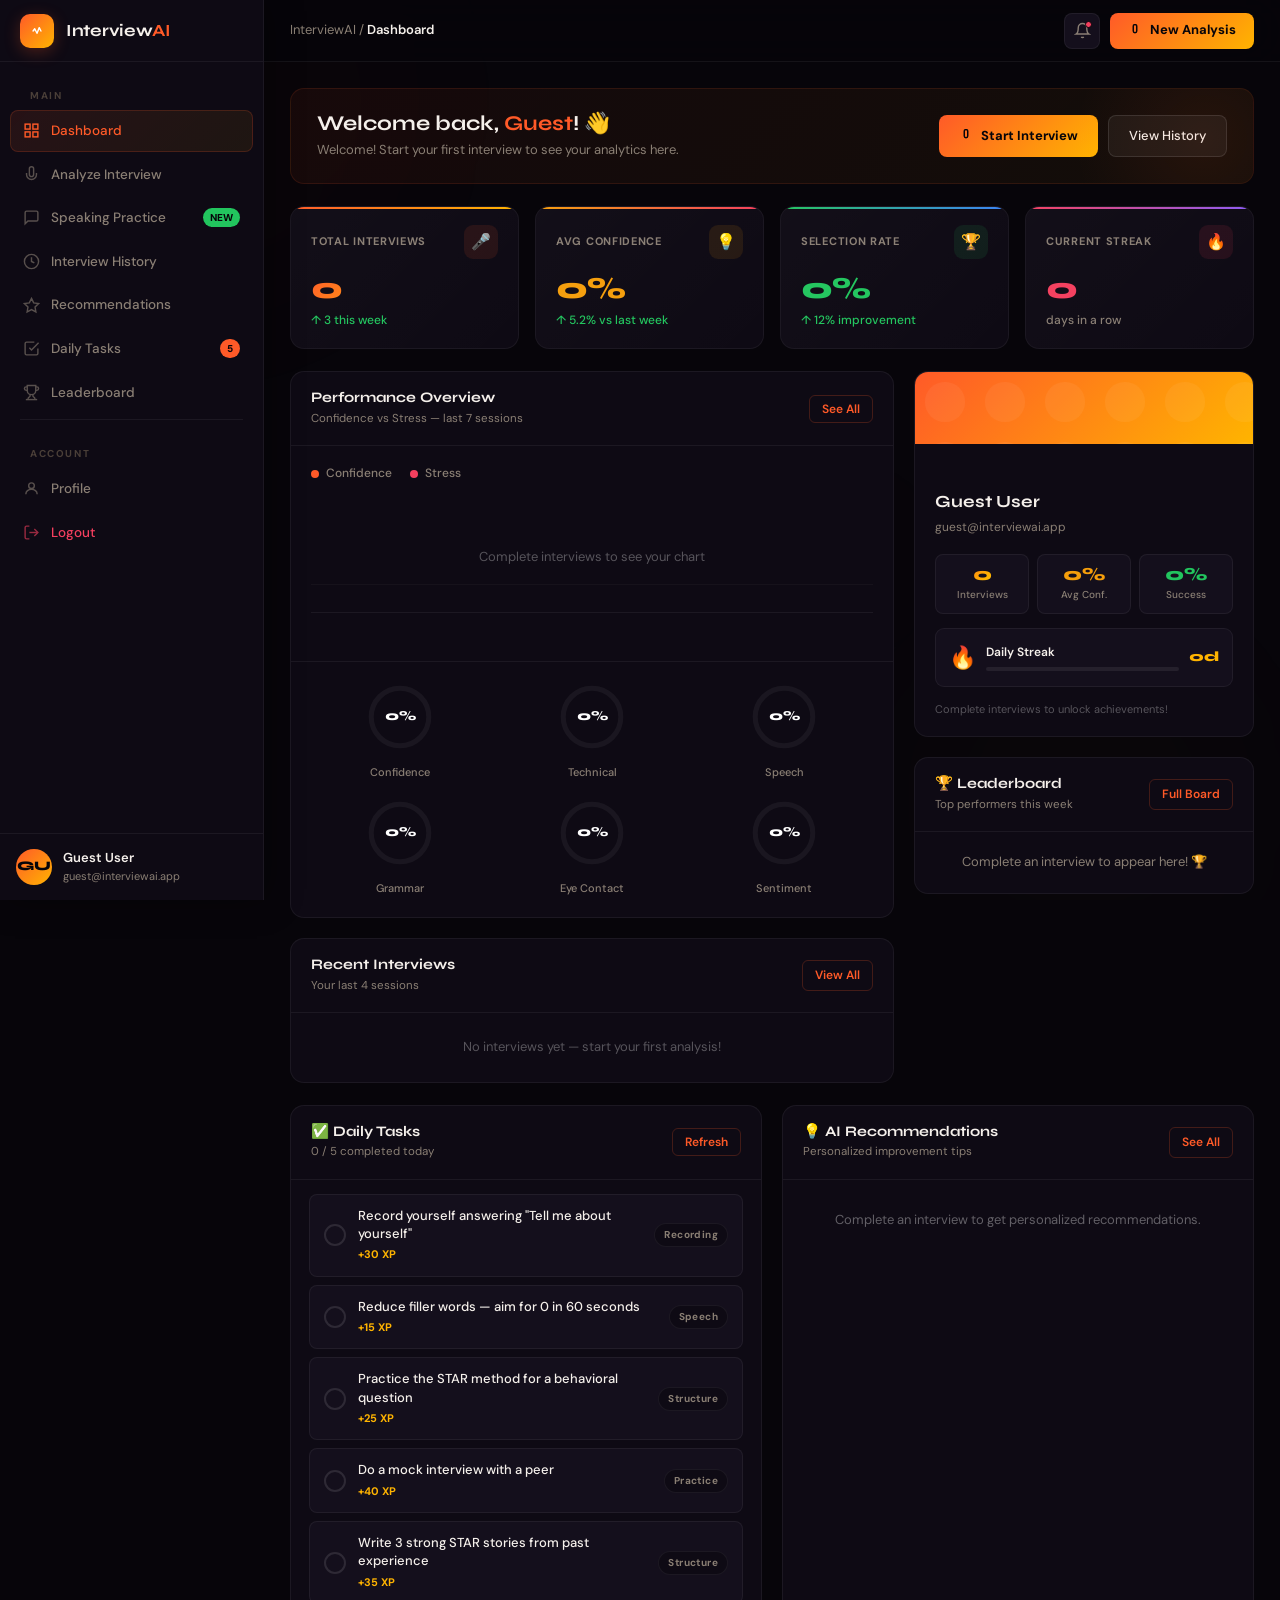
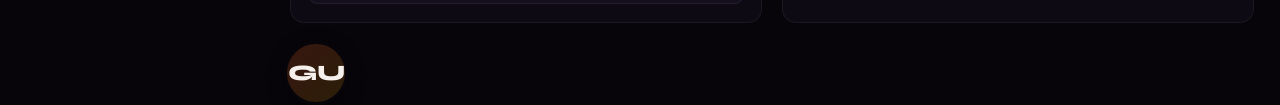
<file: frontend/dashboard.html>
<!DOCTYPE html>
<html lang="en">
<head>
  <meta charset="UTF-8" />
  <meta name="viewport" content="width=device-width, initial-scale=1.0" />
  <title>Dashboard — InterviewAI</title>
  <link rel="preconnect" href="https://fonts.googleapis.com" />
  <link rel="preconnect" href="https://fonts.gstatic.com" crossorigin />
  <link href="https://fonts.googleapis.com/css2?family=Syne:wght@400;500;600;700;800&family=DM+Sans:wght@300;400;500;600&display=swap" rel="stylesheet" />
  <link rel="stylesheet" href="css/dashboard.css" />
</head>
<body>

  <div class="bg-mesh">
    <div class="bg-mesh-orb bg-mesh-orb-1"></div>
    <div class="bg-mesh-orb bg-mesh-orb-2"></div>
    <div class="bg-mesh-orb bg-mesh-orb-3"></div>
  </div>
  <div class="sidebar-overlay" id="sidebarOverlay"></div>

  <!-- ═══════════════════════════════════════
       SIDEBAR
  ═══════════════════════════════════════ -->
  <aside class="sidebar" id="sidebar">
    <div class="sidebar-logo">
      <div class="logo-mark">
        <svg width="18" height="18" viewBox="0 0 32 32" fill="none">
          <path d="M9 16 L12 12 L16 20 L20 10 L23 16" stroke="white" stroke-width="2.5" stroke-linecap="round" stroke-linejoin="round"/>
        </svg>
      </div>
      <span class="logo-name">Interview<span class="logo-accent">AI</span></span>
    </div>

    <nav class="sidebar-nav">
      <div class="sidebar-section-label">Main</div>

      <a href="dashboard.html" class="sidebar-link active">
        <svg class="nav-icon" viewBox="0 0 24 24" fill="none" stroke="currentColor" stroke-width="2">
          <rect x="3" y="3" width="7" height="7"/><rect x="14" y="3" width="7" height="7"/>
          <rect x="3" y="14" width="7" height="7"/><rect x="14" y="14" width="7" height="7"/>
        </svg>
        Dashboard
      </a>

      <a href="index_old.html" class="sidebar-link">
        <svg class="nav-icon" viewBox="0 0 24 24" fill="none" stroke="currentColor" stroke-width="2">
          <path d="M12 1a3 3 0 0 0-3 3v8a3 3 0 0 0 6 0V4a3 3 0 0 0-3-3z"/>
          <path d="M19 10v2a7 7 0 0 1-14 0v-2"/>
        </svg>
        Analyze Interview
      </a>
      <a href="speaking_practice.html" class="sidebar-link">
        <svg class="nav-icon" viewBox="0 0 24 24" fill="none" stroke="currentColor" stroke-width="2">
          <path d="M21 15a2 2 0 0 1-2 2H7l-4 4V5a2 2 0 0 1 2-2h14a2 2 0 0 1 2 2z"/>
        </svg>
        Speaking Practice
        <span class="nav-badge" style="background:var(--green)">NEW</span>
      </a>

      <a href="history.html" class="sidebar-link">
        <svg class="nav-icon" viewBox="0 0 24 24" fill="none" stroke="currentColor" stroke-width="2">
          <circle cx="12" cy="12" r="10"/><polyline points="12 6 12 12 16 14"/>
        </svg>
        Interview History
      </a>

      <a href="recommendations.html" class="sidebar-link">
        <svg class="nav-icon" viewBox="0 0 24 24" fill="none" stroke="currentColor" stroke-width="2">
          <polygon points="12 2 15.09 8.26 22 9.27 17 14.14 18.18 21.02 12 17.77 5.82 21.02 7 14.14 2 9.27 8.91 8.26 12 2"/>
        </svg>
        Recommendations
      </a>

      <a href="dashboard.html#tasks" class="sidebar-link" id="tasksLink">
        <svg class="nav-icon" viewBox="0 0 24 24" fill="none" stroke="currentColor" stroke-width="2">
          <polyline points="9 11 12 14 22 4"/>
          <path d="M21 12v7a2 2 0 0 1-2 2H5a2 2 0 0 1-2-2V5a2 2 0 0 1 2-2h11"/>
        </svg>
        Daily Tasks
        <span class="nav-badge" id="taskBadge">5</span>
      </a>

      <a href="leaderboard.html" class="sidebar-link">
        <svg class="nav-icon" viewBox="0 0 24 24" fill="none" stroke="currentColor" stroke-width="2">
          <path d="M6 9H4.5a2.5 2.5 0 0 1 0-5H6"/><path d="M18 9h1.5a2.5 2.5 0 0 0 0-5H18"/>
          <path d="M4 22h16"/><path d="M10 14.66V17c0 .55-.47.98-.97 1.21C7.85 18.75 7 20.24 7 22"/>
          <path d="M14 14.66V17c0 .55.47.98.97 1.21C16.15 18.75 17 20.24 17 22"/>
          <path d="M18 2H6v7a6 6 0 0 0 12 0V2z"/>
        </svg>
        Leaderboard
      </a>

      <div class="sidebar-divider"></div>
      <div class="sidebar-section-label">Account</div>

      <a href="profile.html" class="sidebar-link">
        <svg class="nav-icon" viewBox="0 0 24 24" fill="none" stroke="currentColor" stroke-width="2">
          <circle cx="12" cy="8" r="4"/><path d="M4 20c0-4 3.6-7 8-7s8 3 8 7"/>
        </svg>
        Profile
      </a>

      <a href="index.html" class="sidebar-link logout-link" id="logoutLink">
        <svg class="nav-icon" viewBox="0 0 24 24" fill="none" stroke="currentColor" stroke-width="2">
          <path d="M9 21H5a2 2 0 0 1-2-2V5a2 2 0 0 1 2-2h4"/>
          <polyline points="16 17 21 12 16 7"/><line x1="21" y1="12" x2="9" y2="12"/>
        </svg>
        Logout
      </a>
    </nav>

    <div class="sidebar-user" id="sidebarUser">
      <div class="user-avatar-sm" id="avatarSm">?</div>
      <div class="user-info-sm">
        <div class="user-name-sm" id="userName">Loading...</div>
        <div class="user-role-sm" id="userEmail">—</div>
      </div>
    </div>
  </aside>

  <!-- ═══════════════════════════════════════
       MAIN LAYOUT
  ═══════════════════════════════════════ -->
  <div class="layout">

    <!-- Top Header -->
    <header class="top-header">
      <div class="header-left">
        <button class="mobile-menu-btn" id="mobileMenuBtn" aria-label="Toggle menu">
          <svg width="18" height="18" viewBox="0 0 24 24" fill="none" stroke="currentColor" stroke-width="2">
            <line x1="3" y1="6" x2="21" y2="6"/><line x1="3" y1="12" x2="21" y2="12"/><line x1="3" y1="18" x2="21" y2="18"/>
          </svg>
        </button>
        <span class="breadcrumb">InterviewAI / <span>Dashboard</span></span>
      </div>
      <div class="header-right">
        <button class="header-btn" title="Notifications">
          <div class="notif-dot"></div>
          <svg width="17" height="17" viewBox="0 0 24 24" fill="none" stroke="currentColor" stroke-width="2">
            <path d="M18 8A6 6 0 0 0 6 8c0 7-3 9-3 9h18s-3-2-3-9"/>
            <path d="M13.73 21a2 2 0 0 1-3.46 0"/>
          </svg>
        </button>
        <a href="index.html" class="header-analyze-btn">
          <svg width="14" height="14" viewBox="0 0 24 24" fill="none" stroke="currentColor" stroke-width="2.5">
            <path d="M12 1a3 3 0 0 0-3 3v8a3 3 0 0 0 6 0V4a3 3 0 0 0-3-3z"/>
          </svg>
          New Analysis
        </a>
      </div>
    </header>

    <!-- Page Content -->
    <main class="page-content">

      <!-- Welcome Banner -->
      <div class="welcome-banner">
        <div>
          <div class="welcome-title">Welcome back, <span id="welcomeName">there</span>! 👋</div>
          <div class="welcome-sub" id="welcomeSub">You have 3 pending tasks and 2 new recommendations today.</div>
        </div>
        <div class="welcome-cta">
          <a href="index.html" class="btn-primary">
            <svg width="14" height="14" viewBox="0 0 24 24" fill="none" stroke="currentColor" stroke-width="2.5">
              <path d="M12 1a3 3 0 0 0-3 3v8a3 3 0 0 0 6 0V4a3 3 0 0 0-3-3z"/>
            </svg>
            Start Interview
          </a>
          <a href="history.html" class="btn-secondary">View History</a>
        </div>
      </div>

      <!-- Stats Grid -->
      <div class="stats-grid">
        <div class="stat-card" style="--accent: linear-gradient(90deg,var(--orange),var(--gold))">
          <div class="stat-card-header">
            <span class="stat-card-label">Total Interviews</span>
            <div class="stat-card-icon" style="background:rgba(255,90,40,0.1)">🎤</div>
          </div>
          <div class="stat-card-value grad-text" id="statInterviews">0</div>
          <div class="stat-card-change change-up">↑ 3 this week</div>
        </div>

        <div class="stat-card" style="--accent: linear-gradient(90deg,#f59e0b,#f43f5e)">
          <div class="stat-card-header">
            <span class="stat-card-label">Avg Confidence</span>
            <div class="stat-card-icon" style="background:rgba(245,158,11,0.1)">💡</div>
          </div>
          <div class="stat-card-value" style="color:var(--yellow)" id="statConfidence">0%</div>
          <div class="stat-card-change change-up">↑ 5.2% vs last week</div>
        </div>

        <div class="stat-card" style="--accent: linear-gradient(90deg,#22c55e,#3b82f6)">
          <div class="stat-card-header">
            <span class="stat-card-label">Selection Rate</span>
            <div class="stat-card-icon" style="background:rgba(34,197,94,0.1)">🏆</div>
          </div>
          <div class="stat-card-value" style="color:var(--green)" id="statRate">0%</div>
          <div class="stat-card-change change-up">↑ 12% improvement</div>
        </div>

        <div class="stat-card" style="--accent: linear-gradient(90deg,#f43f5e,#8b5cf6)">
          <div class="stat-card-header">
            <span class="stat-card-label">Current Streak</span>
            <div class="stat-card-icon" style="background:rgba(244,63,94,0.1)">🔥</div>
          </div>
          <div class="stat-card-value" style="color:var(--pink)" id="statStreak">0</div>
          <div class="stat-card-change change-neu">days in a row</div>
        </div>
      </div>

      <!-- Main Grid: Chart + Profile -->
      <div class="main-grid">

        <!-- Left: Performance Chart + History -->
        <div>
          <!-- Performance Chart -->
          <div class="card" style="margin-bottom:20px">
            <div class="card-header">
              <div>
                <div class="card-title">Performance Overview</div>
                <div class="card-subtitle">Confidence vs Stress — last 7 sessions</div>
              </div>
              <button class="card-action">See All</button>
            </div>

            <div class="chart-area">
              <div class="chart-legend">
                <div class="legend-item">
                  <div class="legend-dot" style="background:var(--orange)"></div>
                  Confidence
                </div>
                <div class="legend-item">
                  <div class="legend-dot" style="background:var(--pink)"></div>
                  Stress
                </div>
              </div>
              <div class="bar-chart" id="barChart">
                <!-- Injected by JS -->
              </div>
            </div>

            <!-- Radial progress -->
            <div class="radial-grid" id="radialGrid">
              <!-- Injected by JS -->
            </div>
          </div>

          <!-- Recent History -->
          <div class="card">
            <div class="card-header">
              <div>
                <div class="card-title">Recent Interviews</div>
                <div class="card-subtitle">Your last 4 sessions</div>
              </div>
              <a href="history.html" class="card-action">View All</a>
            </div>
            <div class="history-list" id="historyList">
              <!-- Injected by JS -->
            </div>
          </div>
        </div>

        <!-- Right: Profile Card + Leaderboard -->
        <div style="display:flex;flex-direction:column;gap:20px">

          <!-- Profile Card -->
          <div class="profile-card">
            <div class="profile-banner"></div>
            <div class="profile-body">
              <div class="profile-avatar" id="profileAvatar">?</div>
              <div class="profile-name" id="profileName">Loading...</div>
              <div class="profile-email" id="profileEmailDisplay">—</div>

              <div class="profile-stats-row">
                <div class="profile-stat">
                  <span class="profile-stat-val grad-text" id="pStatInterviews">0</span>
                  <div class="profile-stat-label">Interviews</div>
                </div>
                <div class="profile-stat">
                  <span class="profile-stat-val" style="color:var(--yellow)" id="pStatConf">0%</span>
                  <div class="profile-stat-label">Avg Conf.</div>
                </div>
                <div class="profile-stat">
                  <span class="profile-stat-val" style="color:var(--green)" id="pStatRate">0%</span>
                  <div class="profile-stat-label">Success</div>
                </div>
              </div>

              <div class="streak-bar">
                <span class="streak-fire">🔥</span>
                <div class="streak-info">
                  <div class="streak-title">Daily Streak</div>
                  <div class="streak-track">
                    <div class="streak-fill" id="streakFill" style="width:0%"></div>
                  </div>
                </div>
                <span class="streak-count" id="streakCount">0d</span>
              </div>

              <div class="achievements" id="achievementsList">
                <!-- Injected by JS -->
              </div>
            </div>
          </div>

          <!-- Mini Leaderboard -->
          <div class="card">
            <div class="card-header">
              <div>
                <div class="card-title">🏆 Leaderboard</div>
                <div class="card-subtitle">Top performers this week</div>
              </div>
              <a href="leaderboard.html" class="card-action">Full Board</a>
            </div>
            <div class="lb-mini" id="lbMini">
              <!-- Injected by JS -->
            </div>
          </div>

        </div>
      </div>

      <!-- Bottom Grid: Tasks + Recommendations -->
      <div class="bottom-grid" id="tasks">

        <!-- Daily Tasks -->
        <div class="card">
          <div class="card-header">
            <div>
              <div class="card-title">✅ Daily Tasks</div>
              <div class="card-subtitle" id="taskProgress">0 / 5 completed today</div>
            </div>
            <button class="card-action" id="refreshTasks">Refresh</button>
          </div>
          <div class="tasks-list" id="tasksList">
            <!-- Injected by JS -->
          </div>
        </div>

        <!-- AI Recommendations -->
        <div class="card">
          <div class="card-header">
            <div>
              <div class="card-title">💡 AI Recommendations</div>
              <div class="card-subtitle">Personalized improvement tips</div>
            </div>
            <a href="recommendations.html" class="card-action">See All</a>
          </div>
          <div class="recs-list" id="recsList">
            <!-- Injected by JS -->
          </div>
        </div>

      </div>

    </main>
  </div>

  <!-- Toast -->
  <div class="toast-db" id="toastDb"></div>

  <script src="js/dashboard.js"></script>
</body>
</html>
</file>
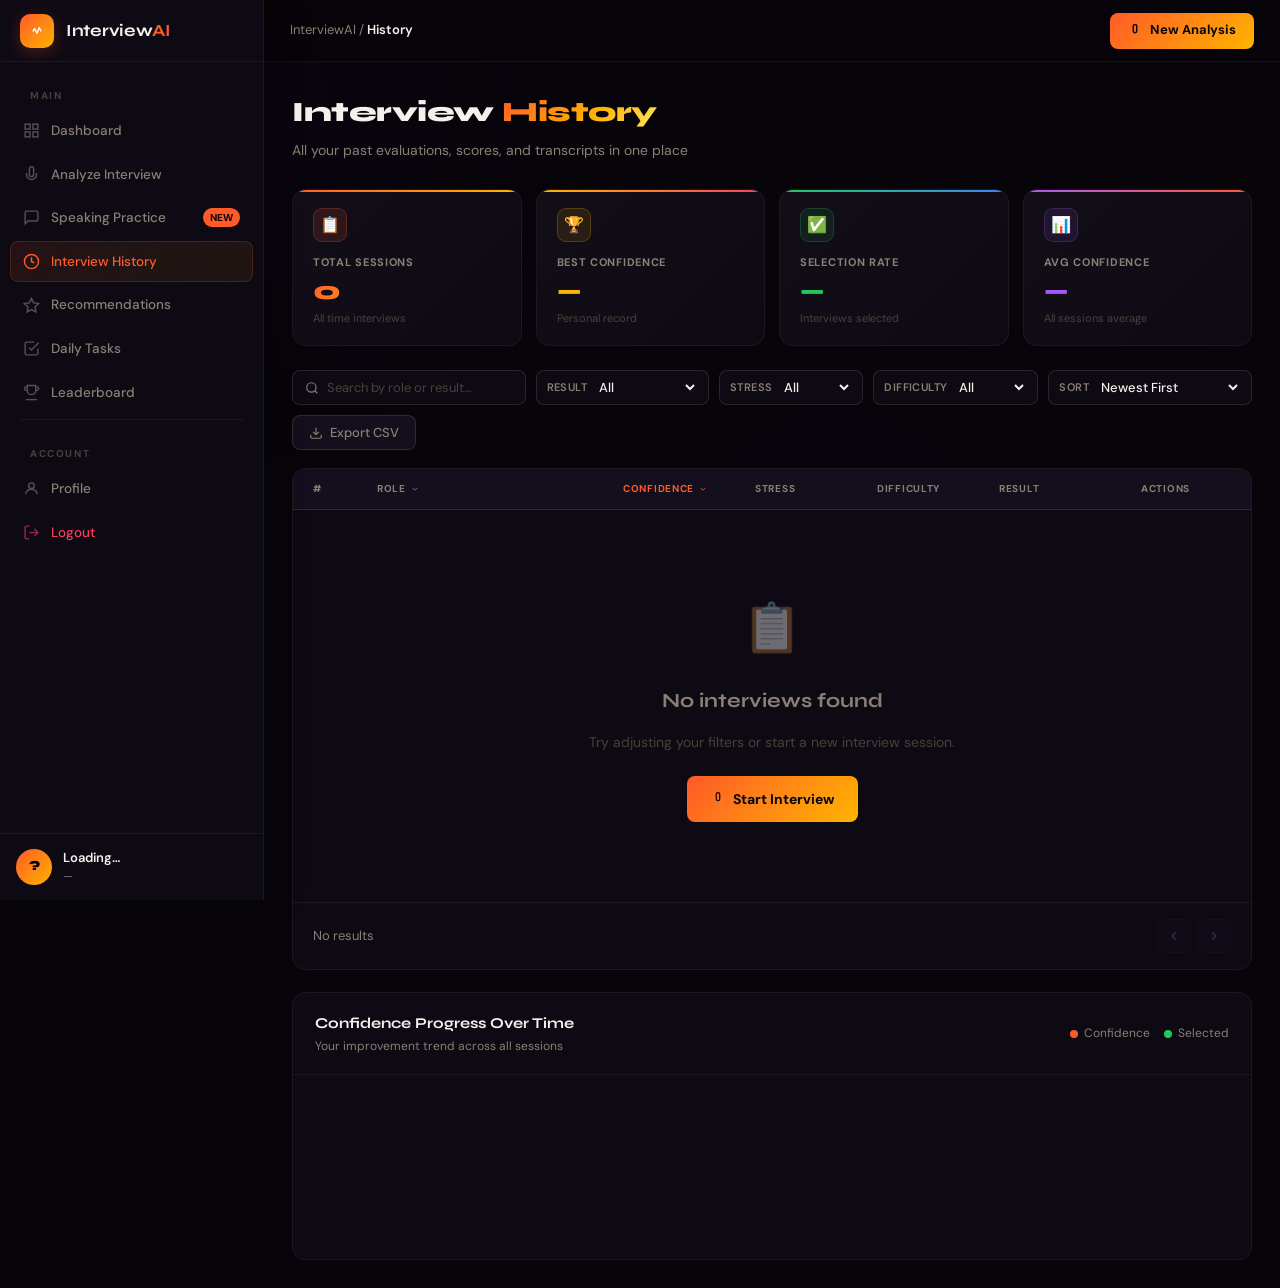
<file: frontend/history.html>
<!DOCTYPE html>
<html lang="en">
<head>
  <meta charset="UTF-8" />
  <meta name="viewport" content="width=device-width, initial-scale=1.0" />
  <title>Interview History — InterviewAI</title>
  <link rel="preconnect" href="https://fonts.googleapis.com" />
  <link rel="preconnect" href="https://fonts.gstatic.com" crossorigin />
  <link href="https://fonts.googleapis.com/css2?family=Syne:wght@400;500;600;700;800&family=DM+Sans:wght@300;400;500;600&display=swap" rel="stylesheet" />
  <link rel="stylesheet" href="css/history.css" />
</head>
<body>

  <!-- Background -->
  <div class="bg-mesh">
    <div class="bg-mesh-orb bg-mesh-orb-1"></div>
    <div class="bg-mesh-orb bg-mesh-orb-2"></div>
    <div class="bg-mesh-orb bg-mesh-orb-3"></div>
  </div>
  <div class="sidebar-overlay" id="sidebarOverlay"></div>

  <!-- ── SIDEBAR ── -->
  <aside class="sidebar" id="sidebar">
    <div class="sidebar-logo">
      <div class="logo-mark">
        <svg width="18" height="18" viewBox="0 0 32 32" fill="none">
          <path d="M9 16 L12 12 L16 20 L20 10 L23 16" stroke="white" stroke-width="2.5" stroke-linecap="round" stroke-linejoin="round"/>
        </svg>
      </div>
      <span class="logo-name">Interview<span class="logo-accent">AI</span></span>
    </div>

    <nav class="sidebar-nav">
      <div class="sidebar-section-label">Main</div>

      <a href="dashboard.html" class="sidebar-link">
        <svg class="nav-icon" viewBox="0 0 24 24" fill="none" stroke="currentColor" stroke-width="2"><rect x="3" y="3" width="7" height="7"/><rect x="14" y="3" width="7" height="7"/><rect x="3" y="14" width="7" height="7"/><rect x="14" y="14" width="7" height="7"/></svg>
        Dashboard
      </a>
      <a href="index.html" class="sidebar-link">
        <svg class="nav-icon" viewBox="0 0 24 24" fill="none" stroke="currentColor" stroke-width="2"><path d="M12 1a3 3 0 0 0-3 3v8a3 3 0 0 0 6 0V4a3 3 0 0 0-3-3z"/><path d="M19 10v2a7 7 0 0 1-14 0v-2"/></svg>
        Analyze Interview
      </a>
      <a href="speaking_practice.html" class="sidebar-link">
        <svg class="nav-icon" viewBox="0 0 24 24" fill="none" stroke="currentColor" stroke-width="2"><path d="M21 15a2 2 0 0 1-2 2H7l-4 4V5a2 2 0 0 1 2-2h14a2 2 0 0 1 2 2z"/></svg>
        Speaking Practice
        <span class="nav-badge">NEW</span>
      </a>
      <a href="history.html" class="sidebar-link active">
        <svg class="nav-icon" viewBox="0 0 24 24" fill="none" stroke="currentColor" stroke-width="2"><circle cx="12" cy="12" r="10"/><polyline points="12 6 12 12 16 14"/></svg>
        Interview History
      </a>
      <a href="recommendations.html" class="sidebar-link">
        <svg class="nav-icon" viewBox="0 0 24 24" fill="none" stroke="currentColor" stroke-width="2"><polygon points="12 2 15.09 8.26 22 9.27 17 14.14 18.18 21.02 12 17.77 5.82 21.02 7 14.14 2 9.27 8.91 8.26 12 2"/></svg>
        Recommendations
      </a>
      <a href="dashboard.html#tasks" class="sidebar-link">
        <svg class="nav-icon" viewBox="0 0 24 24" fill="none" stroke="currentColor" stroke-width="2"><polyline points="9 11 12 14 22 4"/><path d="M21 12v7a2 2 0 0 1-2 2H5a2 2 0 0 1-2-2V5a2 2 0 0 1 2-2h11"/></svg>
        Daily Tasks
      </a>
      <a href="leaderboard.html" class="sidebar-link">
        <svg class="nav-icon" viewBox="0 0 24 24" fill="none" stroke="currentColor" stroke-width="2"><path d="M6 9H4.5a2.5 2.5 0 0 1 0-5H6"/><path d="M18 9h1.5a2.5 2.5 0 0 0 0-5H18"/><path d="M4 22h16"/><path d="M18 2H6v7a6 6 0 0 0 12 0V2z"/></svg>
        Leaderboard
      </a>

      <div class="sidebar-divider"></div>
      <div class="sidebar-section-label">Account</div>

      <a href="profile.html" class="sidebar-link">
        <svg class="nav-icon" viewBox="0 0 24 24" fill="none" stroke="currentColor" stroke-width="2"><circle cx="12" cy="8" r="4"/><path d="M4 20c0-4 3.6-7 8-7s8 3 8 7"/></svg>
        Profile
      </a>
      <a href="index.html" class="sidebar-link logout-link" id="logoutLink">
        <svg class="nav-icon" viewBox="0 0 24 24" fill="none" stroke="currentColor" stroke-width="2"><path d="M9 21H5a2 2 0 0 1-2-2V5a2 2 0 0 1 2-2h4"/><polyline points="16 17 21 12 16 7"/><line x1="21" y1="12" x2="9" y2="12"/></svg>
        Logout
      </a>
    </nav>

    <div class="sidebar-user">
      <div class="user-avatar-sm" id="avatarSm">?</div>
      <div>
        <div class="user-name-sm" id="userName">Loading…</div>
        <div class="user-role-sm" id="userEmail">—</div>
      </div>
    </div>
  </aside>

  <!-- ── MAIN LAYOUT ── -->
  <div class="layout">

    <!-- Top Header -->
    <header class="top-header">
      <div class="header-left">
        <button class="mobile-menu-btn" id="mobileMenuBtn" aria-label="Menu">
          <svg width="18" height="18" viewBox="0 0 24 24" fill="none" stroke="currentColor" stroke-width="2">
            <line x1="3" y1="6" x2="21" y2="6"/><line x1="3" y1="12" x2="21" y2="12"/><line x1="3" y1="18" x2="21" y2="18"/>
          </svg>
        </button>
        <span class="breadcrumb">InterviewAI / <span>History</span></span>
      </div>
      <div class="header-right">
        <a href="index.html" class="btn-new-analysis">
          <svg width="14" height="14" viewBox="0 0 24 24" fill="none" stroke="currentColor" stroke-width="2.5"><path d="M12 1a3 3 0 0 0-3 3v8a3 3 0 0 0 6 0V4a3 3 0 0 0-3-3z"/></svg>
          New Analysis
        </a>
      </div>
    </header>

    <!-- Page Content -->
    <main class="page-content">

      <!-- Page Header -->
      <div class="page-header">
        <div>
          <h1 class="page-title">Interview <span class="grad-text">History</span></h1>
          <p class="page-sub">All your past evaluations, scores, and transcripts in one place</p>
        </div>
      </div>

      <!-- Summary Stats -->
      <div class="summary-stats">
        <div class="summary-stat" style="--accent: linear-gradient(90deg,#ff5a28,#ffb400)">
          <div class="ss-icon" style="background:rgba(255,90,40,0.12);border:1px solid rgba(255,90,40,0.22)">📋</div>
          <div class="ss-label">Total Sessions</div>
          <div class="ss-value grad-text" id="statTotal">0</div>
          <div class="ss-change">All time interviews</div>
        </div>
        <div class="summary-stat" style="--accent: linear-gradient(90deg,#ffb400,#f43f5e)">
          <div class="ss-icon" style="background:rgba(255,180,0,0.10);border:1px solid rgba(255,180,0,0.22)">🏆</div>
          <div class="ss-label">Best Confidence</div>
          <div class="ss-value" style="color:var(--gold)" id="statBestConf">—</div>
          <div class="ss-change">Personal record</div>
        </div>
        <div class="summary-stat" style="--accent: linear-gradient(90deg,#22c55e,#3b82f6)">
          <div class="ss-icon" style="background:rgba(34,197,94,0.10);border:1px solid rgba(34,197,94,0.22)">✅</div>
          <div class="ss-label">Selection Rate</div>
          <div class="ss-value" style="color:var(--green)" id="statSelRate">—</div>
          <div class="ss-change">Interviews selected</div>
        </div>
        <div class="summary-stat" style="--accent: linear-gradient(90deg,#a855f7,#ff5a28)">
          <div class="ss-icon" style="background:rgba(168,85,247,0.10);border:1px solid rgba(168,85,247,0.22)">📊</div>
          <div class="ss-label">Avg Confidence</div>
          <div class="ss-value" style="color:var(--purple)" id="statAvgConf">—</div>
          <div class="ss-change">All sessions average</div>
        </div>
      </div>

      <!-- Filter Bar -->
      <div class="filter-bar">
        <div class="search-wrap">
          <svg width="14" height="14" viewBox="0 0 24 24" fill="none" stroke="currentColor" stroke-width="2"><circle cx="11" cy="11" r="8"/><line x1="21" y1="21" x2="16.65" y2="16.65"/></svg>
          <input class="search-input" type="text" id="searchInput" placeholder="Search by role or result…" />
        </div>
        <div class="filter-group">
          <span class="filter-label">Result</span>
          <select class="filter-select" id="filterResult">
            <option value="all">All</option>
            <option value="selected">Selected</option>
            <option value="not">Not Selected</option>
          </select>
        </div>
        <div class="filter-group">
          <span class="filter-label">Stress</span>
          <select class="filter-select" id="filterStress">
            <option value="all">All</option>
            <option value="Low">Low</option>
            <option value="Medium">Medium</option>
            <option value="High">High</option>
          </select>
        </div>
        <div class="filter-group">
          <span class="filter-label">Difficulty</span>
          <select class="filter-select" id="filterDiff">
            <option value="all">All</option>
            <option value="Easy">Easy</option>
            <option value="Medium">Medium</option>
            <option value="Hard">Hard</option>
          </select>
        </div>
        <div class="filter-group">
          <span class="filter-label">Sort</span>
          <select class="filter-select" id="sortBy">
            <option value="date_desc">Newest First</option>
            <option value="date_asc">Oldest First</option>
            <option value="conf_desc">Highest Confidence</option>
            <option value="conf_asc">Lowest Confidence</option>
          </select>
        </div>
        <button class="btn-export" id="exportBtn">
          <svg width="14" height="14" viewBox="0 0 24 24" fill="none" stroke="currentColor" stroke-width="2"><path d="M21 15v4a2 2 0 0 1-2 2H5a2 2 0 0 1-2-2v-4"/><polyline points="7 10 12 15 17 10"/><line x1="12" y1="15" x2="12" y2="3"/></svg>
          Export CSV
        </button>
      </div>

      <!-- History Table -->
      <div class="history-wrapper">
        <div class="history-table-head">
          <div class="th">#</div>
          <div class="th sortable" data-sort="role">
            Role
            <svg width="10" height="10" viewBox="0 0 24 24" fill="none" stroke="currentColor" stroke-width="2"><polyline points="6 9 12 15 18 9"/></svg>
          </div>
          <div class="th sortable active-sort" data-sort="confidence">
            Confidence
            <svg width="10" height="10" viewBox="0 0 24 24" fill="none" stroke="currentColor" stroke-width="2"><polyline points="6 9 12 15 18 9"/></svg>
          </div>
          <div class="th">Stress</div>
          <div class="th">Difficulty</div>
          <div class="th">Result</div>
          <div class="th">Actions</div>
        </div>

        <div class="history-rows" id="historyRows">
          <!-- Injected by JS -->
        </div>

        <!-- Pagination -->
        <div class="pagination" id="paginationBar">
          <span class="pagination-info" id="paginationInfo">Showing 0 of 0</span>
          <div class="pagination-btns" id="paginationBtns"></div>
        </div>
      </div>

      <!-- Progress Chart -->
      <div class="progress-section">
        <div class="ps-header">
          <div class="ps-title-group">
            <div class="ps-title">Confidence Progress Over Time</div>
            <div class="ps-sub">Your improvement trend across all sessions</div>
          </div>
          <div class="chart-legend">
            <div class="legend-item">
              <div class="legend-dot" style="background:#ff5a28"></div>
              Confidence
            </div>
            <div class="legend-item">
              <div class="legend-dot" style="background:#22c55e"></div>
              Selected
            </div>
          </div>
        </div>
        <div class="ps-body">
          <div class="line-chart">
            <svg id="progressSvg" width="100%" height="130" style="display:block;"></svg>
          </div>
          <div class="lc-labels" id="lcLabels"></div>
        </div>
      </div>

    </main>
  </div>

  <!-- Delete Confirm Modal -->
  <div class="delete-overlay" id="deleteOverlay">
    <div class="delete-modal">
      <div class="delete-icon">🗑️</div>
      <div class="delete-title">Delete Session?</div>
      <div class="delete-sub">This interview record will be permanently removed. This action cannot be undone.</div>
      <div class="delete-actions">
        <button class="btn-cancel" id="deleteCancelBtn">Cancel</button>
        <button class="btn-delete-confirm" id="deleteConfirmBtn">Delete</button>
      </div>
    </div>
  </div>

  <!-- Toast -->
  <div class="toast-hist" id="toastHist">
    <span class="toast-icon-el" id="toastIcon">✅</span>
    <span id="toastMsg">Done</span>
  </div>

  <script src="js/history.js"></script>
</body>
</html>
</file>
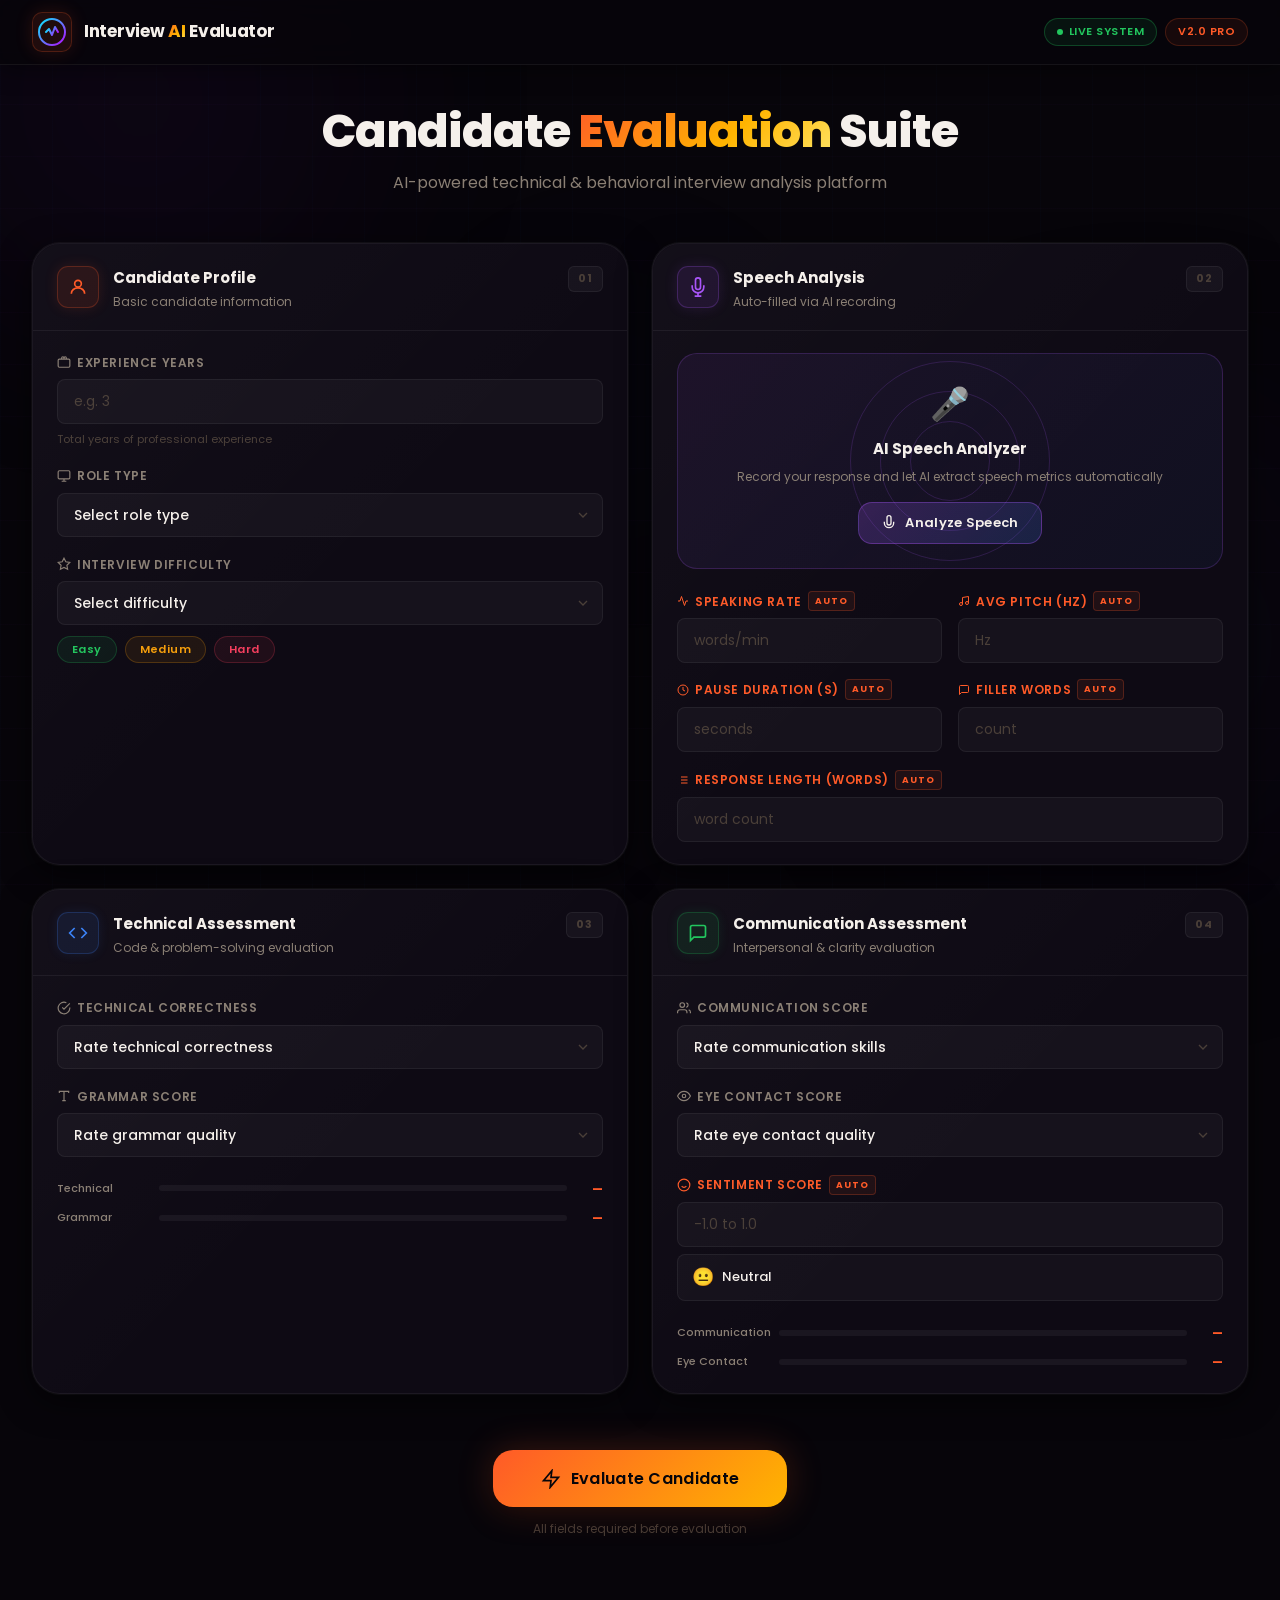
<file: frontend/index_old.html>
<!DOCTYPE html>
<html lang="en">
<head>
  <meta charset="UTF-8" />
  <meta name="viewport" content="width=device-width, initial-scale=1.0" />
  <title>Interview AI Evaluator</title>
  <link rel="preconnect" href="https://fonts.googleapis.com" />
  <link rel="preconnect" href="https://fonts.gstatic.com" crossorigin />
  <link href="https://fonts.googleapis.com/css2?family=Poppins:wght@300;400;500;600;700;800;900&display=swap" rel="stylesheet" />
  <link rel="stylesheet" href="css/style.css" />
</head>
<body>

  <!-- Background Effects -->
  <div class="bg-grid"></div>
  <div class="bg-orb orb-1"></div>
  <div class="bg-orb orb-2"></div>
  <div class="bg-orb orb-3"></div>

  <!-- Header -->
  <header class="header">
    <div class="header-inner">
      <div class="logo">
        <div class="logo-icon">
          <svg width="28" height="28" viewBox="0 0 28 28" fill="none">
            <circle cx="14" cy="14" r="13" stroke="url(#lg1)" stroke-width="2"/>
            <path d="M8 14 L11 11 L14 17 L17 9 L20 14" stroke="url(#lg2)" stroke-width="2" stroke-linecap="round" stroke-linejoin="round"/>
            <defs>
              <linearGradient id="lg1" x1="0" y1="0" x2="28" y2="28" gradientUnits="userSpaceOnUse">
                <stop stop-color="#00f5ff"/>
                <stop offset="1" stop-color="#bf00ff"/>
              </linearGradient>
              <linearGradient id="lg2" x1="8" y1="9" x2="20" y2="17" gradientUnits="userSpaceOnUse">
                <stop stop-color="#00f5ff"/>
                <stop offset="1" stop-color="#bf00ff"/>
              </linearGradient>
            </defs>
          </svg>
        </div>
        <span class="logo-text">Interview <span class="grad-text">AI</span> Evaluator</span>
      </div>
      <div class="header-badges">
        <span class="badge badge-live"><span class="pulse-dot"></span>Live System</span>
        <span class="badge badge-version">v2.0 Pro</span>
      </div>
    </div>
  </header>

  <!-- Main Content -->
  <main class="main-container">

    <!-- Page Title -->
    <div class="page-hero">
      <h1 class="hero-title">Candidate <span class="grad-text">Evaluation</span> Suite</h1>
      <p class="hero-sub">AI-powered technical & behavioral interview analysis platform</p>
    </div>

    <!-- Evaluation Form -->
    <form id="evaluationForm" novalidate>

      <!-- ROW 1: Candidate Profile + Speech Analysis -->
      <div class="grid-2col">

        <!-- 1. Candidate Profile Section -->
        <div class="card" id="section-profile">
          <div class="card-header">
            <div class="card-icon icon-blue">
              <svg width="20" height="20" viewBox="0 0 24 24" fill="none" stroke="currentColor" stroke-width="2"><circle cx="12" cy="8" r="4"/><path d="M4 20c0-4 3.6-7 8-7s8 3 8 7"/></svg>
            </div>
            <div>
              <h2 class="card-title">Candidate Profile</h2>
              <p class="card-subtitle">Basic candidate information</p>
            </div>
            <span class="section-badge">01</span>
          </div>
          <div class="card-body">
            <div class="form-group">
              <label class="form-label" for="Experience_Years">
                <svg width="14" height="14" viewBox="0 0 24 24" fill="none" stroke="currentColor" stroke-width="2"><rect x="2" y="7" width="20" height="14" rx="2"/><path d="M16 7V5a2 2 0 0 0-4 0v2"/><path d="M8 7V5a2 2 0 0 1 4 0"/></svg>
                Experience Years
              </label>
              <input type="number" id="Experience_Years" name="Experience_Years" class="form-input" placeholder="e.g. 3" min="0" max="30" required />
              <span class="input-hint">Total years of professional experience</span>
            </div>

            <div class="form-group">
              <label class="form-label" for="Role_Type">
                <svg width="14" height="14" viewBox="0 0 24 24" fill="none" stroke="currentColor" stroke-width="2"><rect x="2" y="3" width="20" height="14" rx="2"/><path d="M8 21h8M12 17v4"/></svg>
                Role Type
              </label>
              <div class="select-wrapper">
                <select id="Role_Type" name="Role_Type" class="form-select" required>
                  <option value="" disabled selected>Select role type</option>
                  <option value="0">Data Scientist</option>
                  <option value="1">Software Engineer</option>
                  <option value="2">Data Analyst</option>
                  <option value="3">ML Engineer</option>
                  <option value="4">Frontend Developer</option>
                  <option value="5">Backend Developer</option>
                </select>
                <svg class="select-arrow" width="16" height="16" viewBox="0 0 24 24" fill="none" stroke="currentColor" stroke-width="2"><polyline points="6 9 12 15 18 9"/></svg>
              </div>
            </div>

            <div class="form-group">
              <label class="form-label" for="Interview_Difficulty">
                <svg width="14" height="14" viewBox="0 0 24 24" fill="none" stroke="currentColor" stroke-width="2"><polygon points="12 2 15.09 8.26 22 9.27 17 14.14 18.18 21.02 12 17.77 5.82 21.02 7 14.14 2 9.27 8.91 8.26 12 2"/></svg>
                Interview Difficulty
              </label>
              <div class="select-wrapper">
                <select id="Interview_Difficulty" name="Interview_Difficulty" class="form-select" required>
                  <option value="" disabled selected>Select difficulty</option>
                  <option value="0">Easy</option>
                  <option value="1">Medium</option>
                  <option value="2">Hard</option>
                </select>
                <svg class="select-arrow" width="16" height="16" viewBox="0 0 24 24" fill="none" stroke="currentColor" stroke-width="2"><polyline points="6 9 12 15 18 9"/></svg>
              </div>
              <div class="difficulty-pills" id="difficultyPills">
                <span class="pill pill-easy">Easy</span>
                <span class="pill pill-medium">Medium</span>
                <span class="pill pill-hard">Hard</span>
              </div>
            </div>
          </div>
        </div>

        <!-- 2. Speech Analysis Section -->
        <div class="card" id="section-speech">
          <div class="card-header">
            <div class="card-icon icon-purple">
              <svg width="20" height="20" viewBox="0 0 24 24" fill="none" stroke="currentColor" stroke-width="2"><path d="M12 1a3 3 0 0 0-3 3v8a3 3 0 0 0 6 0V4a3 3 0 0 0-3-3z"/><path d="M19 10v2a7 7 0 0 1-14 0v-2"/><line x1="12" y1="19" x2="12" y2="23"/><line x1="8" y1="23" x2="16" y2="23"/></svg>
            </div>
            <div>
              <h2 class="card-title">Speech Analysis</h2>
              <p class="card-subtitle">Auto-filled via AI recording</p>
            </div>
            <span class="section-badge">02</span>
          </div>
          <div class="card-body">

            <!-- AI Speech Analyzer CTA Card -->
            <div class="speech-cta-card" id="speechCtaCard">
              <div class="speech-cta-waves">
                <div class="wave w1"></div>
                <div class="wave w2"></div>
                <div class="wave w3"></div>
              </div>
              <div class="speech-cta-content">
                <div class="speech-mic-icon">🎤</div>
                <h3 class="speech-cta-title">AI Speech Analyzer</h3>
                <p class="speech-cta-desc">Record your response and let AI extract speech metrics automatically</p>
                <button type="button" id="openSpeechModal" class="btn btn-speech-analyze">
                  <svg width="16" height="16" viewBox="0 0 24 24" fill="none" stroke="currentColor" stroke-width="2"><path d="M12 1a3 3 0 0 0-3 3v8a3 3 0 0 0 6 0V4a3 3 0 0 0-3-3z"/><path d="M19 10v2a7 7 0 0 1-14 0v-2"/></svg>
                  Analyze Speech
                </button>
              </div>
            </div>

            <div class="form-grid-2">
              <div class="form-group">
                <label class="form-label auto-fill-label" for="Speaking_Rate">
                  <svg width="12" height="12" viewBox="0 0 24 24" fill="none" stroke="currentColor" stroke-width="2"><polyline points="22 12 18 12 15 21 9 3 6 12 2 12"/></svg>
                  Speaking Rate
                  <span class="auto-badge">AUTO</span>
                </label>
                <input type="number" id="Speaking_Rate" name="Speaking_Rate" class="form-input auto-input" placeholder="words/min" step="0.1" readonly />
              </div>
              <div class="form-group">
                <label class="form-label auto-fill-label" for="Avg_Pitch">
                  <svg width="12" height="12" viewBox="0 0 24 24" fill="none" stroke="currentColor" stroke-width="2"><path d="M9 18V5l12-2v13"/><circle cx="6" cy="18" r="3"/><circle cx="18" cy="16" r="3"/></svg>
                  Avg Pitch (Hz)
                  <span class="auto-badge">AUTO</span>
                </label>
                <input type="number" id="Avg_Pitch" name="Avg_Pitch" class="form-input auto-input" placeholder="Hz" step="0.1" readonly />
              </div>
              <div class="form-group">
                <label class="form-label auto-fill-label" for="Pause_Duration">
                  <svg width="12" height="12" viewBox="0 0 24 24" fill="none" stroke="currentColor" stroke-width="2"><circle cx="12" cy="12" r="10"/><polyline points="12 6 12 12 16 14"/></svg>
                  Pause Duration (s)
                  <span class="auto-badge">AUTO</span>
                </label>
                <input type="number" id="Pause_Duration" name="Pause_Duration" class="form-input auto-input" placeholder="seconds" step="0.1" readonly />
              </div>
              <div class="form-group">
                <label class="form-label auto-fill-label" for="Filler_Words">
                  <svg width="12" height="12" viewBox="0 0 24 24" fill="none" stroke="currentColor" stroke-width="2"><path d="M21 15a2 2 0 0 1-2 2H7l-4 4V5a2 2 0 0 1 2-2h14a2 2 0 0 1 2 2z"/></svg>
                  Filler Words
                  <span class="auto-badge">AUTO</span>
                </label>
                <input type="number" id="Filler_Words" name="Filler_Words" class="form-input auto-input" placeholder="count" readonly />
              </div>
            </div>

            <div class="form-group">
              <label class="form-label auto-fill-label" for="Response_Length">
                <svg width="12" height="12" viewBox="0 0 24 24" fill="none" stroke="currentColor" stroke-width="2"><line x1="8" y1="6" x2="21" y2="6"/><line x1="8" y1="12" x2="21" y2="12"/><line x1="8" y1="18" x2="21" y2="18"/><line x1="3" y1="6" x2="3.01" y2="6"/><line x1="3" y1="12" x2="3.01" y2="12"/><line x1="3" y1="18" x2="3.01" y2="18"/></svg>
                Response Length (words)
                <span class="auto-badge">AUTO</span>
              </label>
              <input type="number" id="Response_Length" name="Response_Length" class="form-input auto-input" placeholder="word count" readonly />
            </div>

          </div>
        </div>
      </div>

      <!-- ROW 2: Technical + Communication -->
      <div class="grid-2col">

        <!-- 3. Technical Assessment Section -->
        <div class="card" id="section-technical">
          <div class="card-header">
            <div class="card-icon icon-cyan">
              <svg width="20" height="20" viewBox="0 0 24 24" fill="none" stroke="currentColor" stroke-width="2"><polyline points="16 18 22 12 16 6"/><polyline points="8 6 2 12 8 18"/></svg>
            </div>
            <div>
              <h2 class="card-title">Technical Assessment</h2>
              <p class="card-subtitle">Code & problem-solving evaluation</p>
            </div>
            <span class="section-badge">03</span>
          </div>
          <div class="card-body">
            <div class="form-group">
              <label class="form-label" for="Technical_Correctness">
                <svg width="14" height="14" viewBox="0 0 24 24" fill="none" stroke="currentColor" stroke-width="2"><path d="M22 11.08V12a10 10 0 1 1-5.93-9.14"/><polyline points="22 4 12 14.01 9 11.01"/></svg>
                Technical Correctness
              </label>
              <div class="select-wrapper">
                <select id="Technical_Correctness" name="Technical_Correctness" class="form-select" required>
                  <option value="" disabled selected>Rate technical correctness</option>
                  <option value="2">2 — Very Poor</option>
                  <option value="4">4 — Poor</option>
                  <option value="6">6 — Average</option>
                  <option value="8">8 — Good</option>
                  <option value="10">10 — Excellent</option>
                </select>
                <svg class="select-arrow" width="16" height="16" viewBox="0 0 24 24" fill="none" stroke="currentColor" stroke-width="2"><polyline points="6 9 12 15 18 9"/></svg>
              </div>
            </div>

            <div class="form-group">
              <label class="form-label" for="Grammar_Score">
                <svg width="14" height="14" viewBox="0 0 24 24" fill="none" stroke="currentColor" stroke-width="2"><path d="M4 7V4h16v3"/><path d="M9 20h6"/><path d="M12 4v16"/></svg>
                Grammar Score
              </label>
              <div class="select-wrapper">
                <select id="Grammar_Score" name="Grammar_Score" class="form-select" required>
                  <option value="" disabled selected>Rate grammar quality</option>
                  <option value="2">2 — Very Poor</option>
                  <option value="4">4 — Poor</option>
                  <option value="6">6 — Average</option>
                  <option value="8">8 — Good</option>
                  <option value="10">10 — Excellent</option>
                </select>
                <svg class="select-arrow" width="16" height="16" viewBox="0 0 24 24" fill="none" stroke="currentColor" stroke-width="2"><polyline points="6 9 12 15 18 9"/></svg>
              </div>
            </div>

            <div class="score-preview" id="technicalScorePreview">
              <div class="score-preview-item">
                <span class="score-label">Technical</span>
                <div class="score-bar-track">
                  <div class="score-bar-fill" id="technicalBar" style="width:0%"></div>
                </div>
                <span class="score-val" id="technicalVal">—</span>
              </div>
              <div class="score-preview-item">
                <span class="score-label">Grammar</span>
                <div class="score-bar-track">
                  <div class="score-bar-fill" id="grammarBar" style="width:0%"></div>
                </div>
                <span class="score-val" id="grammarVal">—</span>
              </div>
            </div>
          </div>
        </div>

        <!-- 4. Communication Assessment Section -->
        <div class="card" id="section-communication">
          <div class="card-header">
            <div class="card-icon icon-green">
              <svg width="20" height="20" viewBox="0 0 24 24" fill="none" stroke="currentColor" stroke-width="2"><path d="M21 15a2 2 0 0 1-2 2H7l-4 4V5a2 2 0 0 1 2-2h14a2 2 0 0 1 2 2z"/></svg>
            </div>
            <div>
              <h2 class="card-title">Communication Assessment</h2>
              <p class="card-subtitle">Interpersonal & clarity evaluation</p>
            </div>
            <span class="section-badge">04</span>
          </div>
          <div class="card-body">

            <div class="form-group">
              <label class="form-label" for="Communication_Score">
                <svg width="14" height="14" viewBox="0 0 24 24" fill="none" stroke="currentColor" stroke-width="2"><path d="M17 21v-2a4 4 0 0 0-4-4H5a4 4 0 0 0-4 4v2"/><circle cx="9" cy="7" r="4"/><path d="M23 21v-2a4 4 0 0 0-3-3.87"/><path d="M16 3.13a4 4 0 0 1 0 7.75"/></svg>
                Communication Score
              </label>
              <div class="select-wrapper">
                <select id="Communication_Score" name="Communication_Score" class="form-select" required>
                  <option value="" disabled selected>Rate communication skills</option>
                  <option value="2">2 — Very Poor</option>
                  <option value="4">4 — Poor</option>
                  <option value="6">6 — Average</option>
                  <option value="8">8 — Good</option>
                  <option value="10">10 — Excellent</option>
                </select>
                <svg class="select-arrow" width="16" height="16" viewBox="0 0 24 24" fill="none" stroke="currentColor" stroke-width="2"><polyline points="6 9 12 15 18 9"/></svg>
              </div>
            </div>

            <div class="form-group">
              <label class="form-label" for="Eye_Contact_Score">
                <svg width="14" height="14" viewBox="0 0 24 24" fill="none" stroke="currentColor" stroke-width="2"><path d="M1 12s4-8 11-8 11 8 11 8-4 8-11 8-11-8-11-8z"/><circle cx="12" cy="12" r="3"/></svg>
                Eye Contact Score
              </label>
              <div class="select-wrapper">
                <select id="Eye_Contact_Score" name="Eye_Contact_Score" class="form-select" required>
                  <option value="" disabled selected>Rate eye contact quality</option>
                  <option value="2">2 — Very Poor</option>
                  <option value="4">4 — Poor</option>
                  <option value="6">6 — Average</option>
                  <option value="8">8 — Good</option>
                  <option value="10">10 — Excellent</option>
                </select>
                <svg class="select-arrow" width="16" height="16" viewBox="0 0 24 24" fill="none" stroke="currentColor" stroke-width="2"><polyline points="6 9 12 15 18 9"/></svg>
              </div>
            </div>

            <div class="form-group">
              <label class="form-label auto-fill-label" for="Sentiment_Score">
                <svg width="14" height="14" viewBox="0 0 24 24" fill="none" stroke="currentColor" stroke-width="2"><circle cx="12" cy="12" r="10"/><path d="M8 14s1.5 2 4 2 4-2 4-2"/><line x1="9" y1="9" x2="9.01" y2="9"/><line x1="15" y1="9" x2="15.01" y2="9"/></svg>
                Sentiment Score
                <span class="auto-badge">AUTO</span>
              </label>
              <input type="number" id="Sentiment_Score" name="Sentiment_Score" class="form-input auto-input" placeholder="-1.0 to 1.0" step="0.01" min="-1" max="1" readonly />
              <div class="sentiment-display" id="sentimentDisplay">
                <span id="sentimentEmoji">😐</span>
                <span id="sentimentText">Neutral</span>
              </div>
            </div>

            <div class="score-preview">
              <div class="score-preview-item">
                <span class="score-label">Communication</span>
                <div class="score-bar-track">
                  <div class="score-bar-fill score-bar-green" id="commBar" style="width:0%"></div>
                </div>
                <span class="score-val" id="commVal">—</span>
              </div>
              <div class="score-preview-item">
                <span class="score-label">Eye Contact</span>
                <div class="score-bar-track">
                  <div class="score-bar-fill score-bar-green" id="eyeBar" style="width:0%"></div>
                </div>
                <span class="score-val" id="eyeVal">—</span>
              </div>
            </div>

          </div>
        </div>
      </div>

      <!-- Submit Button -->
      <div class="submit-section">
        <button type="button" id="evaluateBtn" class="btn btn-evaluate">
          <span class="btn-inner">
            <svg width="20" height="20" viewBox="0 0 24 24" fill="none" stroke="currentColor" stroke-width="2"><path d="M13 2L3 14h9l-1 8 10-12h-9l1-8z"/></svg>
            Evaluate Candidate
          </span>
          <div class="btn-glow"></div>
        </button>
        <p class="submit-hint">All fields required before evaluation</p>
      </div>

    </form>

    <!-- 5. AI Result Dashboard -->
    <section class="results-section" id="resultsSection" style="display:none;">
      <div class="results-header">
        <div class="results-title-wrap">
          <div class="results-icon">⚡</div>
          <div>
            <h2 class="results-title">AI <span class="grad-text">Evaluation Results</span></h2>
            <p class="results-subtitle">Analysis complete — powered by machine learning</p>
          </div>
        </div>
        <button type="button" id="resetBtn" class="btn btn-reset">
          <svg width="16" height="16" viewBox="0 0 24 24" fill="none" stroke="currentColor" stroke-width="2"><polyline points="1 4 1 10 7 10"/><path d="M3.51 15a9 9 0 1 0 .49-3.84"/></svg>
          New Evaluation
        </button>
      </div>

      <div class="results-grid">

        <!-- Stress Level Card -->
        <div class="result-card result-card-stress animate-in" id="stressCard">
          <div class="result-card-bg"></div>
          <div class="result-card-inner">
            <div class="result-icon">🧠</div>
            <div class="result-label">Stress Level</div>
            <div class="result-value" id="stressLevel">—</div>
            <div class="result-indicator" id="stressIndicator"></div>
          </div>
        </div>

        <!-- Confidence Score Card -->
        <div class="result-card result-card-confidence animate-in" id="confidenceCard" style="animation-delay:0.15s">
          <div class="result-card-bg"></div>
          <div class="result-card-inner">
            <div class="result-icon">💡</div>
            <div class="result-label">Confidence Score</div>
            <div class="result-value" id="confidenceScore">—</div>
            <div class="confidence-ring-wrap">
              <svg class="confidence-ring" viewBox="0 0 80 80">
                <circle cx="40" cy="40" r="32" fill="none" stroke="rgba(255,255,255,0.1)" stroke-width="6"/>
                <circle cx="40" cy="40" r="32" fill="none" stroke="url(#confGrad)" stroke-width="6"
                  stroke-dasharray="201" stroke-dashoffset="201" stroke-linecap="round"
                  id="confidenceRingCircle" transform="rotate(-90 40 40)"/>
                <defs>
                  <linearGradient id="confGrad" x1="0%" y1="0%" x2="100%" y2="0%">
                    <stop offset="0%" stop-color="#00f5ff"/>
                    <stop offset="100%" stop-color="#bf00ff"/>
                  </linearGradient>
                </defs>
              </svg>
            </div>
          </div>
        </div>

        <!-- Interview Result Card -->
        <div class="result-card result-card-verdict animate-in" id="verdictCard" style="animation-delay:0.3s">
          <div class="result-card-bg"></div>
          <div class="result-card-inner">
            <div class="result-icon" id="verdictIcon">🎯</div>
            <div class="result-label">Interview Result</div>
            <div class="result-value result-verdict" id="interviewResult">—</div>
            <div class="verdict-badge" id="verdictBadge"></div>
          </div>
        </div>

      </div>

      <!-- Summary Bar -->
      <div class="summary-bar" id="summaryBar">
        <div class="summary-item">
          <span class="summary-key">Role</span>
          <span class="summary-val" id="summaryRole">—</span>
        </div>
        <div class="summary-divider"></div>
        <div class="summary-item">
          <span class="summary-key">Experience</span>
          <span class="summary-val" id="summaryExp">—</span>
        </div>
        <div class="summary-divider"></div>
        <div class="summary-item">
          <span class="summary-key">Difficulty</span>
          <span class="summary-val" id="summaryDiff">—</span>
        </div>
        <div class="summary-divider"></div>
        <div class="summary-item">
          <span class="summary-key">Speaking Rate</span>
          <span class="summary-val" id="summarySpeaking">—</span>
        </div>
        <div class="summary-divider"></div>
        <div class="summary-item">
          <span class="summary-key">Evaluated</span>
          <span class="summary-val" id="summaryTime">—</span>
        </div>
      </div>

    </section>

  </main>

  <!-- 6. AI Speech Recording Popup Modal -->
  <div class="modal-overlay" id="speechModal">
    <div class="modal-container">
      <!-- Modal Header -->
      <div class="modal-header">
        <div class="modal-logo">
          <div class="modal-logo-rings">
            <div class="ring r1"></div>
            <div class="ring r2"></div>
            <div class="ring r3"></div>
          </div>
          <span class="modal-logo-icon">🎤</span>
        </div>
        <div class="modal-title-group">
          <h3 class="modal-title">AI Speech Analyzer</h3>
          <p class="modal-subtitle">Record → Analyze → Auto-fill metrics</p>
        </div>
        <button type="button" id="closeModal" class="modal-close">
          <svg width="18" height="18" viewBox="0 0 24 24" fill="none" stroke="currentColor" stroke-width="2.5"><line x1="18" y1="6" x2="6" y2="18"/><line x1="6" y1="6" x2="18" y2="18"/></svg>
        </button>
      </div>

      <!-- Visualizer -->
      <div class="modal-visualizer" id="modalVisualizer">
        <canvas id="visualizerCanvas" width="500" height="90"></canvas>
        <div class="viz-idle-text" id="vizIdleText">Tap "Start Recording" to begin</div>
      </div>

      <!-- Recording Controls -->
      <div class="modal-controls">
        <button type="button" id="startRecording" class="btn btn-record-start">
          <div class="rec-icon">
            <span class="rec-dot"></span>
          </div>
          Start Recording
        </button>
        <button type="button" id="stopRecording" class="btn btn-record-stop" disabled>
          <svg width="16" height="16" viewBox="0 0 24 24" fill="currentColor"><rect x="6" y="6" width="12" height="12" rx="2"/></svg>
          Stop Recording
        </button>
      </div>

      <!-- Timer -->
      <div class="recording-timer" id="recordingTimer" style="display:none">
        <span class="timer-dot"></span>
        <span id="timerDisplay">00:00</span>
        <span class="timer-label">Recording...</span>
      </div>

      <!-- Processing Status -->
      <div class="processing-status" id="processingStatus" style="display:none">
        <div class="processing-spinner">
          <div class="spinner-ring"></div>
          <span class="spinner-icon">🤖</span>
        </div>
        <p class="processing-text">⏳ Processing Speech...</p>
        <p class="processing-sub">Analyzing audio with AI models</p>
      </div>

      <!-- Speech Results Section -->
      <div class="speech-results" id="speechResults" style="display:none">
        <div class="speech-results-header">
          <span class="results-check">✅</span>
          <h4 class="speech-results-title">Analysis Complete</h4>
        </div>

        <!-- Transcript Toggle -->
        <button type="button" id="toggleTranscript" class="btn btn-toggle-transcript">
          <svg width="14" height="14" viewBox="0 0 24 24" fill="none" stroke="currentColor" stroke-width="2"><path d="M1 12s4-8 11-8 11 8 11 8-4 8-11 8-11-8-11-8z"/><circle cx="12" cy="12" r="3"/></svg>
          <span id="toggleTranscriptLabel">Show Speech Transcript</span>
        </button>

        <!-- Transcript Display (hidden until toggled) -->
        <div class="transcript-box" id="transcriptBox" style="display:none">
          <div class="transcript-label">
            <svg width="14" height="14" viewBox="0 0 24 24" fill="none" stroke="currentColor" stroke-width="2"><path d="M14 2H6a2 2 0 0 0-2 2v16a2 2 0 0 0 2 2h12a2 2 0 0 0 2-2V8z"/><polyline points="14 2 14 8 20 8"/></svg>
            Transcript
          </div>
          <p class="transcript-text" id="transcriptText">Your speech will appear here...</p>
        </div>

        <!-- Metrics Grid -->
        <div class="metrics-grid">
          <div class="metric-chip">
            <span class="metric-chip-label">Speaking Rate</span>
            <span class="metric-chip-value" id="m_SpeakingRate">—</span>
          </div>
          <div class="metric-chip">
            <span class="metric-chip-label">Avg Pitch</span>
            <span class="metric-chip-value" id="m_AvgPitch">—</span>
          </div>
          <div class="metric-chip">
            <span class="metric-chip-label">Pause Duration</span>
            <span class="metric-chip-value" id="m_PauseDuration">—</span>
          </div>
          <div class="metric-chip">
            <span class="metric-chip-label">Filler Words</span>
            <span class="metric-chip-value" id="m_FillerWords">—</span>
          </div>
          <div class="metric-chip">
            <span class="metric-chip-label">Response Length</span>
            <span class="metric-chip-value" id="m_ResponseLength">—</span>
          </div>
          <div class="metric-chip">
            <span class="metric-chip-label">Sentiment</span>
            <span class="metric-chip-value" id="m_Sentiment">—</span>
          </div>
        </div>

        <button type="button" id="applyMetrics" class="btn btn-apply-metrics">
          <svg width="16" height="16" viewBox="0 0 24 24" fill="none" stroke="currentColor" stroke-width="2"><polyline points="20 6 9 17 4 12"/></svg>
          Apply to Form & Close
        </button>
      </div>

    </div>
  </div>

  <!-- Toast Notification -->
  <div class="toast" id="toast">
    <span class="toast-icon" id="toastIcon">✅</span>
    <span class="toast-msg" id="toastMsg">Success</span>
  </div>

  <script src="js/script.js"></script>
</body>
</html>
</file>
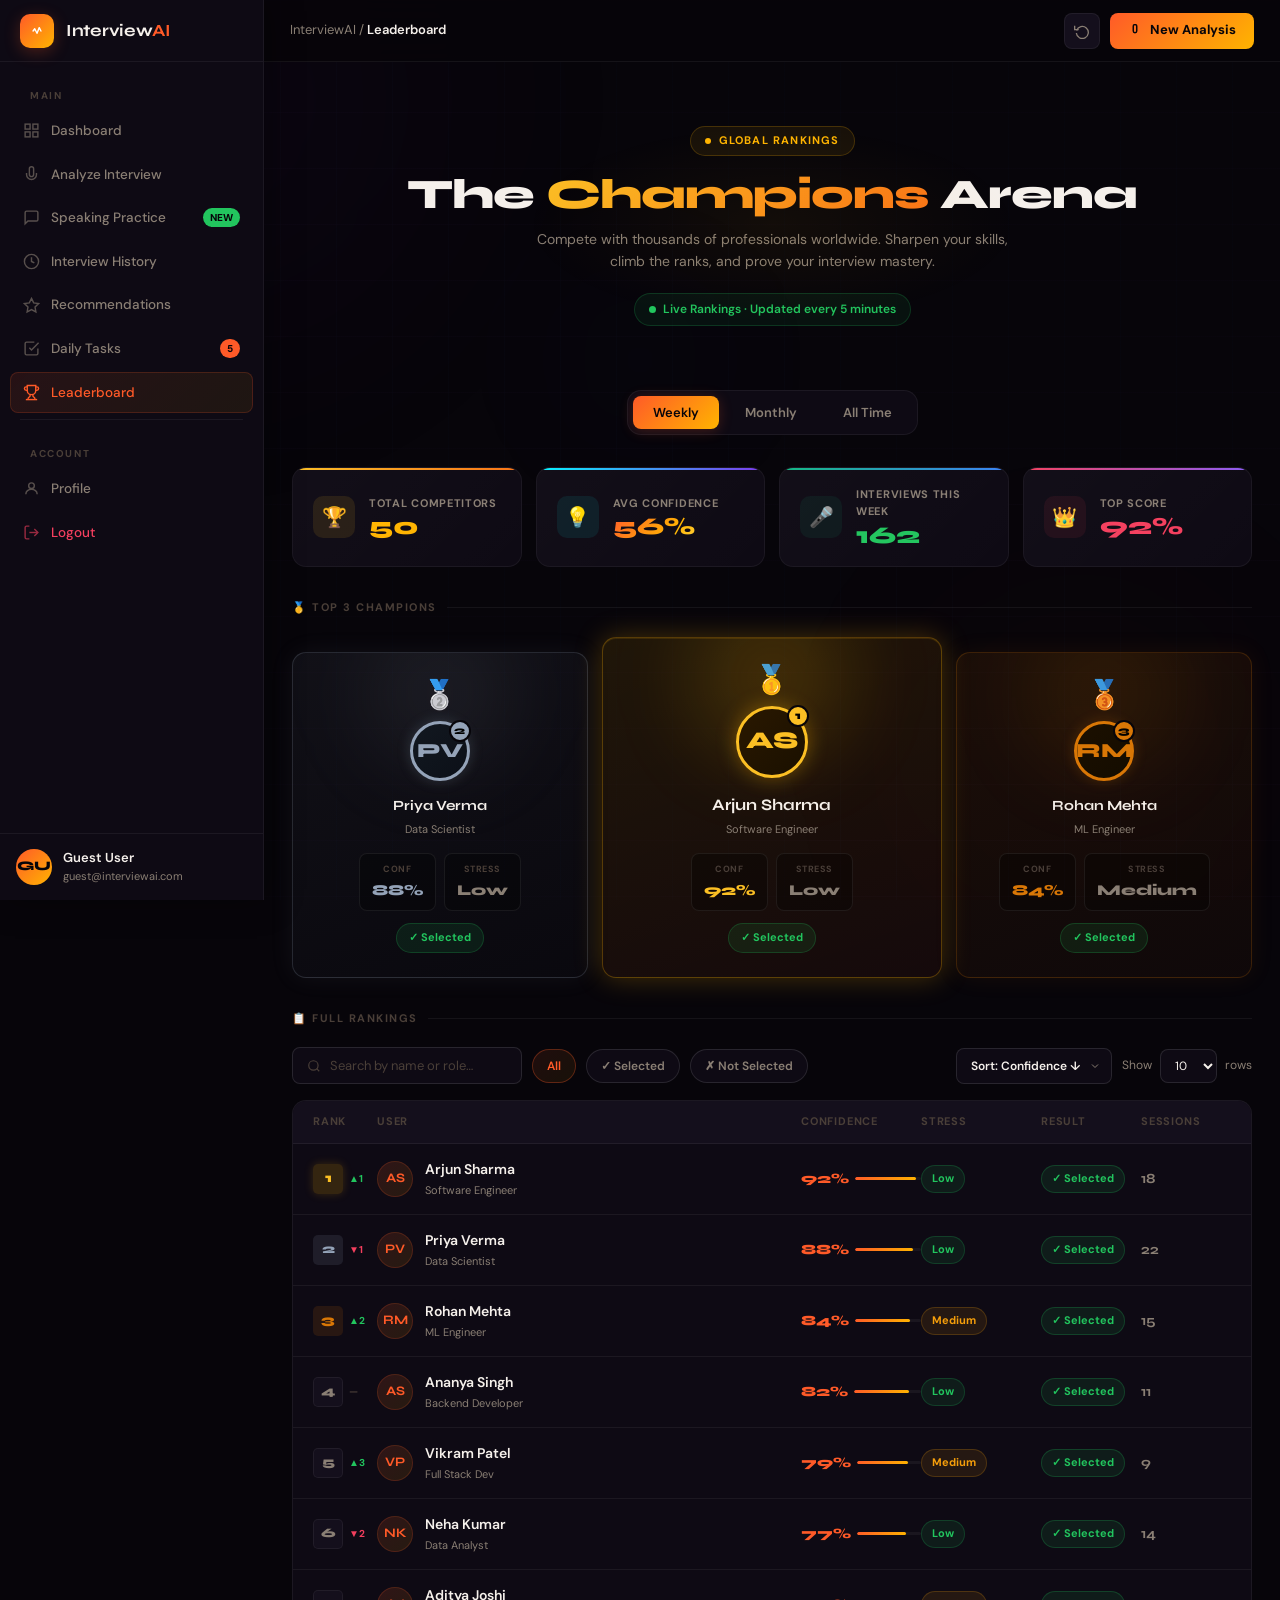
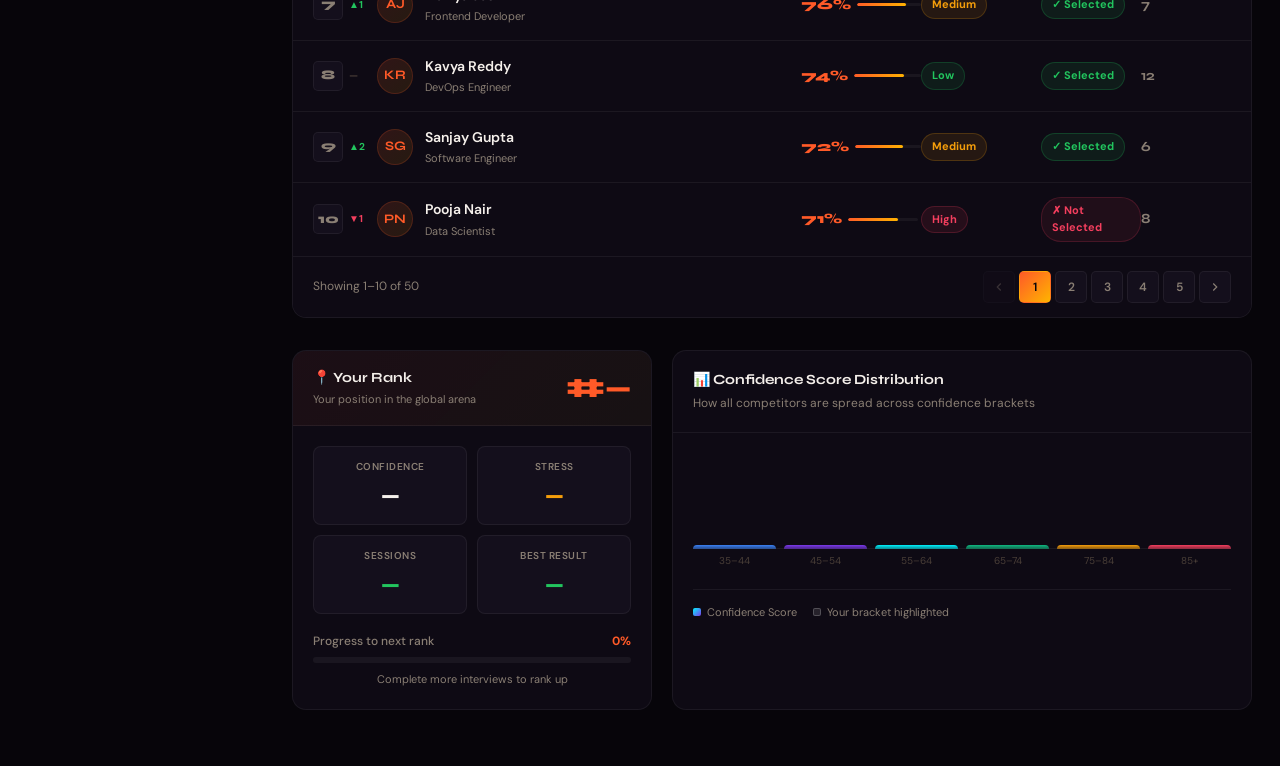
<file: frontend/leaderboard.html>
<!DOCTYPE html>
<html lang="en">
<head>
  <meta charset="UTF-8" />
  <meta name="viewport" content="width=device-width, initial-scale=1.0" />
  <title>Leaderboard — InterviewAI</title>
  <link rel="preconnect" href="https://fonts.googleapis.com" />
  <link rel="preconnect" href="https://fonts.gstatic.com" crossorigin />
  <link href="https://fonts.googleapis.com/css2?family=Syne:wght@400;500;600;700;800&family=DM+Sans:wght@300;400;500;600&display=swap" rel="stylesheet" />
  <link rel="stylesheet" href="css/leaderboard.css" />
</head>
<body>

  <!-- Background -->
  <div class="bg-scene">
    <div class="bg-orb-1"></div>
    <div class="bg-orb-2"></div>
    <div class="bg-orb-3"></div>
    <div class="bg-grid-lines"></div>
  </div>

  <div class="sidebar-overlay" id="sidebarOverlay"></div>

  <!-- ═══════════════════════════════
       SIDEBAR
  ═══════════════════════════════ -->
  <aside class="sidebar" id="sidebar">
    <div class="sidebar-logo">
      <div class="logo-mark">
        <svg width="18" height="18" viewBox="0 0 32 32" fill="none">
          <path d="M9 16 L12 12 L16 20 L20 10 L23 16"
            stroke="white" stroke-width="2.5" stroke-linecap="round" stroke-linejoin="round"/>
        </svg>
      </div>
      <span class="logo-name">Interview<span class="logo-accent">AI</span></span>
    </div>

    <nav class="sidebar-nav">
      <div class="sidebar-section-label">Main</div>

      <a href="dashboard.html" class="sidebar-link">
        <svg class="nav-icon" viewBox="0 0 24 24" fill="none" stroke="currentColor" stroke-width="2">
          <rect x="3" y="3" width="7" height="7"/><rect x="14" y="3" width="7" height="7"/>
          <rect x="3" y="14" width="7" height="7"/><rect x="14" y="14" width="7" height="7"/>
        </svg>
        Dashboard
      </a>

      <a href="index.html" class="sidebar-link">
        <svg class="nav-icon" viewBox="0 0 24 24" fill="none" stroke="currentColor" stroke-width="2">
          <path d="M12 1a3 3 0 0 0-3 3v8a3 3 0 0 0 6 0V4a3 3 0 0 0-3-3z"/>
          <path d="M19 10v2a7 7 0 0 1-14 0v-2"/>
        </svg>
        Analyze Interview
      </a>
      <a href="speaking_practice.html" class="sidebar-link">
        <svg class="nav-icon" viewBox="0 0 24 24" fill="none" stroke="currentColor" stroke-width="2">
          <path d="M21 15a2 2 0 0 1-2 2H7l-4 4V5a2 2 0 0 1 2-2h14a2 2 0 0 1 2 2z"/>
        </svg>
        Speaking Practice
        <span class="nav-badge" style="background:var(--green)">NEW</span>
      </a>

      <a href="history.html" class="sidebar-link">
        <svg class="nav-icon" viewBox="0 0 24 24" fill="none" stroke="currentColor" stroke-width="2">
          <circle cx="12" cy="12" r="10"/><polyline points="12 6 12 12 16 14"/>
        </svg>
        Interview History
      </a>

      <a href="recommendations.html" class="sidebar-link">
        <svg class="nav-icon" viewBox="0 0 24 24" fill="none" stroke="currentColor" stroke-width="2">
          <polygon points="12 2 15.09 8.26 22 9.27 17 14.14 18.18 21.02 12 17.77 5.82 21.02 7 14.14 2 9.27 8.91 8.26 12 2"/>
        </svg>
        Recommendations
      </a>

      <a href="dashboard.html#tasks" class="sidebar-link">
        <svg class="nav-icon" viewBox="0 0 24 24" fill="none" stroke="currentColor" stroke-width="2">
          <polyline points="9 11 12 14 22 4"/>
          <path d="M21 12v7a2 2 0 0 1-2 2H5a2 2 0 0 1-2-2V5a2 2 0 0 1 2-2h11"/>
        </svg>
        Daily Tasks
        <span class="nav-badge" id="taskBadge"></span>
      </a>

      <a href="leaderboard.html" class="sidebar-link active">
        <svg class="nav-icon" viewBox="0 0 24 24" fill="none" stroke="currentColor" stroke-width="2">
          <path d="M6 9H4.5a2.5 2.5 0 0 1 0-5H6"/>
          <path d="M18 9h1.5a2.5 2.5 0 0 0 0-5H18"/>
          <path d="M4 22h16"/>
          <path d="M10 14.66V17c0 .55-.47.98-.97 1.21C7.85 18.75 7 20.24 7 22"/>
          <path d="M14 14.66V17c0 .55.47.98.97 1.21C16.15 18.75 17 20.24 17 22"/>
          <path d="M18 2H6v7a6 6 0 0 0 12 0V2z"/>
        </svg>
        Leaderboard
      </a>

      <div class="sidebar-divider"></div>
      <div class="sidebar-section-label">Account</div>

      <a href="profile.html" class="sidebar-link">
        <svg class="nav-icon" viewBox="0 0 24 24" fill="none" stroke="currentColor" stroke-width="2">
          <circle cx="12" cy="8" r="4"/><path d="M4 20c0-4 3.6-7 8-7s8 3 8 7"/>
        </svg>
        Profile
      </a>

      <a href="index.html" class="sidebar-link logout-link" id="logoutLink">
        <svg class="nav-icon" viewBox="0 0 24 24" fill="none" stroke="currentColor" stroke-width="2">
          <path d="M9 21H5a2 2 0 0 1-2-2V5a2 2 0 0 1 2-2h4"/>
          <polyline points="16 17 21 12 16 7"/>
          <line x1="21" y1="12" x2="9" y2="12"/>
        </svg>
        Logout
      </a>
    </nav>

    <div class="sidebar-user">
      <div class="user-avatar-sm" id="avatarSm">?</div>
      <div class="user-info-sm">
        <div class="user-name-sm" id="sidebarUserName">Loading...</div>
        <div class="user-role-sm" id="sidebarUserEmail">—</div>
      </div>
    </div>
  </aside>

  <!-- ═══════════════════════════════
       MAIN LAYOUT
  ═══════════════════════════════ -->
  <div class="layout">

    <!-- Top Header -->
    <header class="top-header">
      <div class="header-left">
        <button class="mobile-menu-btn" id="mobileMenuBtn" aria-label="Toggle menu">
          <svg width="18" height="18" viewBox="0 0 24 24" fill="none" stroke="currentColor" stroke-width="2">
            <line x1="3" y1="6" x2="21" y2="6"/>
            <line x1="3" y1="12" x2="21" y2="12"/>
            <line x1="3" y1="18" x2="21" y2="18"/>
          </svg>
        </button>
        <span class="breadcrumb">InterviewAI / <span>Leaderboard</span></span>
      </div>
      <div class="header-right">
        <button class="header-btn" title="Refresh rankings" id="refreshBtn">
          <svg width="16" height="16" viewBox="0 0 24 24" fill="none" stroke="currentColor" stroke-width="2">
            <polyline points="1 4 1 10 7 10"/>
            <path d="M3.51 15a9 9 0 1 0 .49-3.84"/>
          </svg>
        </button>
        <a href="index.html" class="header-analyze-btn">
          <svg width="14" height="14" viewBox="0 0 24 24" fill="none" stroke="currentColor" stroke-width="2.5">
            <path d="M12 1a3 3 0 0 0-3 3v8a3 3 0 0 0 6 0V4a3 3 0 0 0-3-3z"/>
          </svg>
          New Analysis
        </a>
      </div>
    </header>

    <!-- Page Content -->
    <main class="page-content">

      <!-- Arena Header -->
      <div class="arena-header">
        <div class="arena-tag">
          <div class="arena-tag-dot"></div>
          Global Rankings
        </div>
        <h1 class="arena-title">
          The <span class="grad-gold">Champions</span> Arena
        </h1>
        <p class="arena-subtitle">
          Compete with thousands of professionals worldwide. Sharpen your skills, climb the ranks, and prove your interview mastery.
        </p>
        <div class="arena-live-badge">
          <div class="live-dot"></div>
          Live Rankings · Updated every 5 minutes
        </div>
      </div>

      <!-- Period Tabs -->
      <div class="period-tabs" id="periodTabs">
        <button class="period-tab active" data-period="weekly">Weekly</button>
        <button class="period-tab" data-period="monthly">Monthly</button>
        <button class="period-tab" data-period="alltime">All Time</button>
      </div>

      <!-- Stats Strip -->
      <div class="stats-strip">
        <div class="strip-card" style="--strip-accent:linear-gradient(90deg,#fbbf24,#f97316); --strip-icon-bg:rgba(251,191,36,0.1)">
          <div class="strip-icon-wrap">🏆</div>
          <div>
            <div class="strip-label">Total Competitors</div>
            <div class="strip-val" style="color:var(--gold)" id="statCompetitors">0</div>
          </div>
        </div>
        <div class="strip-card" style="--strip-accent:linear-gradient(90deg,#00f5ff,#7c3aed); --strip-icon-bg:rgba(0,245,255,0.08)">
          <div class="strip-icon-wrap">💡</div>
          <div>
            <div class="strip-label">Avg Confidence</div>
            <div class="strip-val grad-text" id="statAvgConf">0%</div>
          </div>
        </div>
        <div class="strip-card" style="--strip-accent:linear-gradient(90deg,#10b981,#3b82f6); --strip-icon-bg:rgba(16,185,129,0.08)">
          <div class="strip-icon-wrap">🎤</div>
          <div>
            <div class="strip-label">Interviews This Week</div>
            <div class="strip-val" style="color:var(--green)" id="statWeekly">0</div>
          </div>
        </div>
        <div class="strip-card" style="--strip-accent:linear-gradient(90deg,#f43f5e,#8b5cf6); --strip-icon-bg:rgba(244,63,94,0.08)">
          <div class="strip-icon-wrap">👑</div>
          <div>
            <div class="strip-label">Top Score</div>
            <div class="strip-val" style="color:var(--pink)" id="statTopScore">0%</div>
          </div>
        </div>
      </div>

      <!-- Podium: Top 3 -->
      <div class="podium-section">
        <div class="section-label">🥇 Top 3 Champions</div>
        <div class="podium-grid" id="podiumGrid">
          <!-- Populated by JS -->
        </div>
      </div>

      <!-- Full Table -->
      <div class="table-section">
        <div class="section-label">📋 Full Rankings</div>

        <!-- Toolbar -->
        <div class="table-toolbar">
          <div class="toolbar-left">
            <div class="search-box">
              <svg width="14" height="14" viewBox="0 0 24 24" fill="none" stroke="currentColor" stroke-width="2">
                <circle cx="11" cy="11" r="8"/><path d="M21 21l-4.35-4.35"/>
              </svg>
              <input type="text" id="lbSearch" placeholder="Search by name or role…" />
            </div>
            <button class="filter-pill active" data-result="all"  id="filterAll">All</button>
            <button class="filter-pill" data-result="selected"    id="filterSelected">✓ Selected</button>
            <button class="filter-pill" data-result="not"         id="filterNot">✗ Not Selected</button>
          </div>
          <div class="toolbar-right">
            <select class="sort-select" id="sortSelect">
              <option value="confidence">Sort: Confidence ↓</option>
              <option value="stress">Sort: Stress ↑</option>
              <option value="interviews">Sort: Interviews ↓</option>
              <option value="name">Sort: Name A–Z</option>
            </select>
            <div class="per-page-wrap">
              Show
              <select class="per-page-select" id="perPageSelect">
                <option value="10">10</option>
                <option value="20">20</option>
                <option value="50">50</option>
              </select>
              rows
            </div>
          </div>
        </div>

        <!-- Table -->
        <div class="lb-table-wrap">
          <div class="lb-table-head">
            <span>Rank</span>
            <span>User</span>
            <span>Confidence</span>
            <span>Stress</span>
            <span>Result</span>
            <span>Sessions</span>
          </div>
          <div class="lb-table-body" id="lbTableBody">
            <!-- Populated by JS -->
          </div>

          <!-- Pagination -->
          <div class="pagination" id="paginationBar">
            <span id="paginationInfo">Showing 0–0 of 0</span>
            <div class="page-btns" id="pageBtns"></div>
          </div>
        </div>
      </div>

      <!-- Bottom Grid: My Rank + Distribution -->
      <div class="bottom-grid">

        <!-- My Rank Card -->
        <div class="my-rank-card">
          <div class="my-rank-header">
            <div>
              <div class="my-rank-title">📍 Your Rank</div>
              <div class="my-rank-subtitle">Your position in the global arena</div>
            </div>
            <div class="my-rank-pos" id="myRankPos">#—</div>
          </div>
          <div class="my-rank-body">
            <div class="my-rank-stats">
              <div class="my-rank-stat">
                <div class="my-stat-label">Confidence</div>
                <div class="my-stat-val" style="color:var(--cyan)" id="myConf">—</div>
              </div>
              <div class="my-rank-stat">
                <div class="my-stat-label">Stress</div>
                <div class="my-stat-val" style="color:var(--yellow)" id="myStress">—</div>
              </div>
              <div class="my-rank-stat">
                <div class="my-stat-label">Sessions</div>
                <div class="my-stat-val" style="color:var(--green)" id="mySessions">—</div>
              </div>
              <div class="my-rank-stat">
                <div class="my-stat-label">Best Result</div>
                <div class="my-stat-val" style="color:var(--green)" id="myResult">—</div>
              </div>
            </div>
            <div class="rank-progress-section">
              <div class="rank-progress-label">
                <span>Progress to next rank</span>
                <span id="rankProgressPct">0%</span>
              </div>
              <div class="rank-progress-track">
                <div class="rank-progress-fill" id="rankProgressFill" style="width:0%"></div>
              </div>
              <p class="rank-progress-hint" id="rankProgressHint">Complete more interviews to rank up</p>
            </div>
          </div>
        </div>

        <!-- Score Distribution Chart -->
        <div class="dist-card">
          <div class="dist-header">
            <div class="dist-title">📊 Confidence Score Distribution</div>
            <div class="dist-sub">How all competitors are spread across confidence brackets</div>
          </div>
          <div class="dist-body">
            <div class="dist-bars" id="distBars">
              <!-- Populated by JS -->
            </div>
            <div class="dist-legend">
              <div class="dist-legend-item">
                <div class="dist-legend-dot" style="background:linear-gradient(135deg,#00f5ff,#7c3aed)"></div>
                Confidence Score
              </div>
              <div class="dist-legend-item">
                <div class="dist-legend-dot" style="background:rgba(255,255,255,0.1);border:1px solid rgba(255,255,255,0.2)"></div>
                Your bracket highlighted
              </div>
            </div>
          </div>
        </div>

      </div>

    </main>
  </div>

  <!-- Toast -->
  <div class="toast-lb" id="toastLb"></div>

  <script src="js/leaderboard.js"></script>
</body>
</html>
</file>
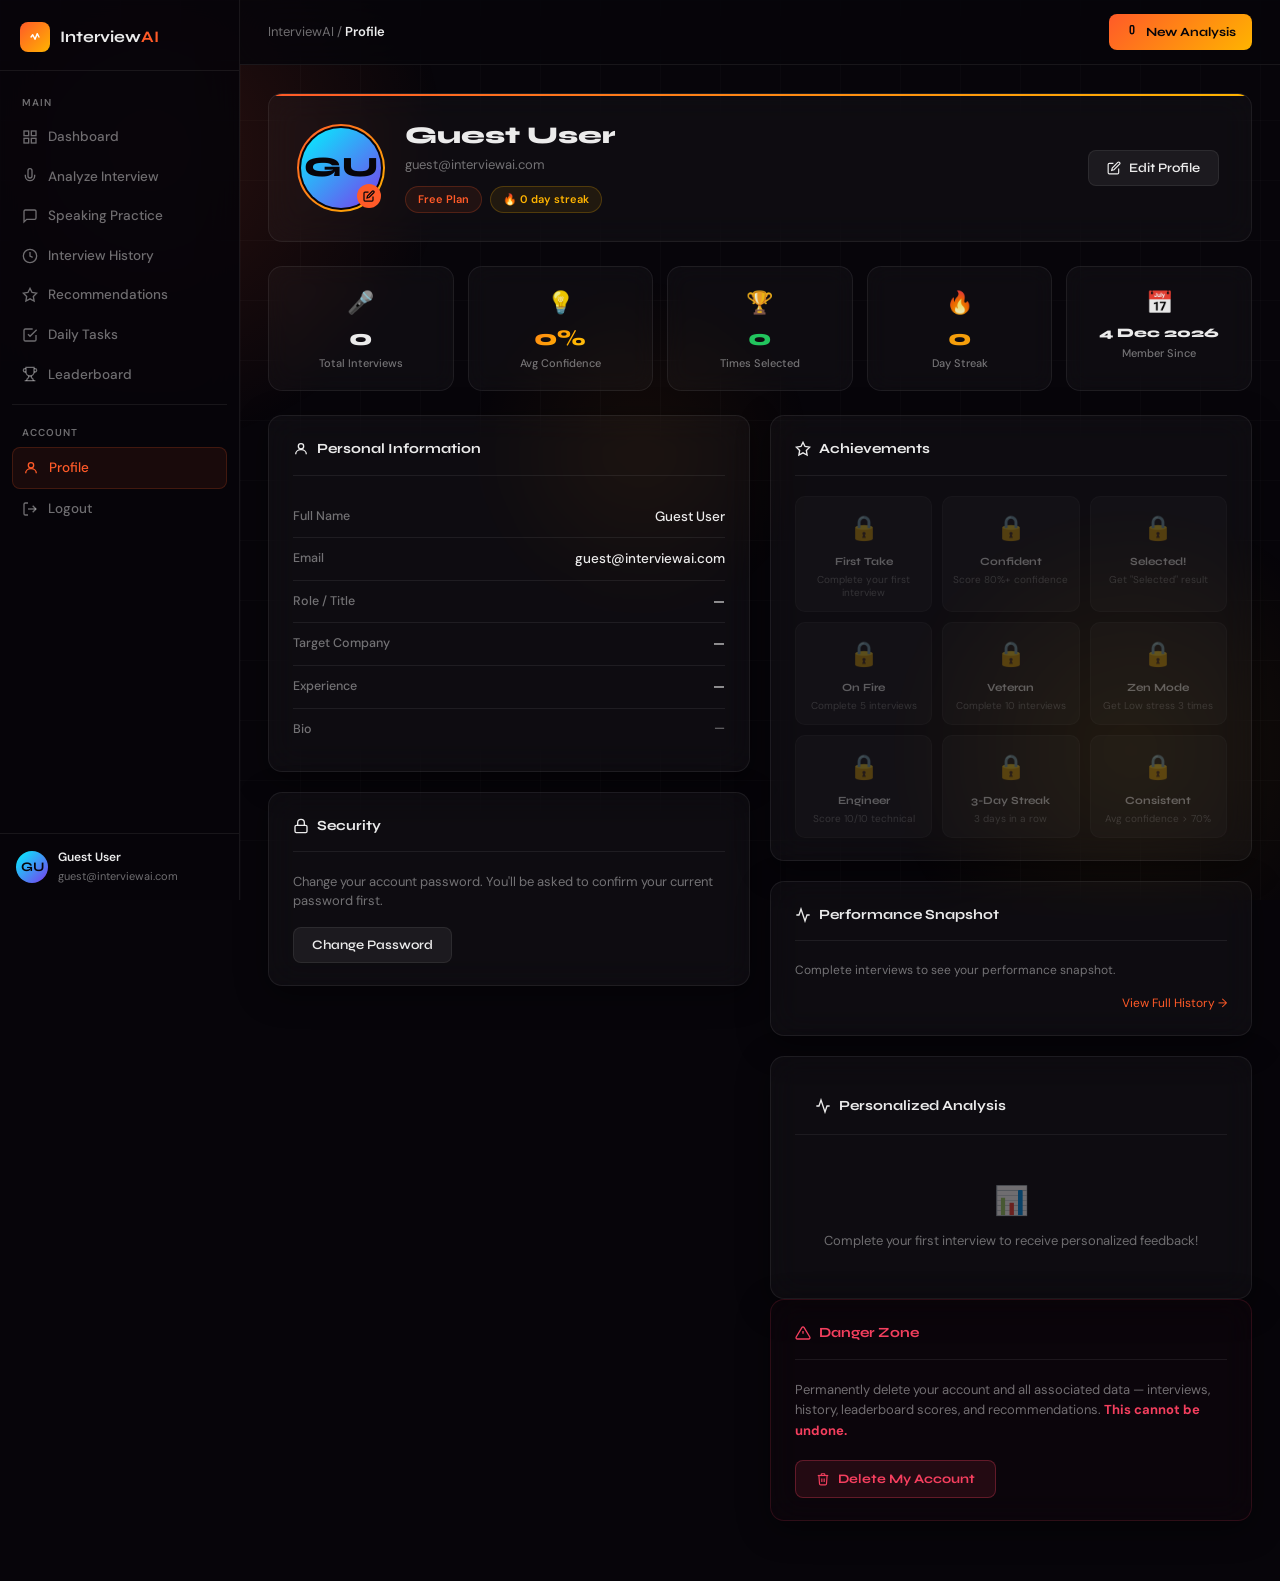
<file: frontend/profile.html>
<!DOCTYPE html>
<html lang="en">
<head>
  <meta charset="UTF-8" />
  <meta name="viewport" content="width=device-width, initial-scale=1.0" />
  <title>Profile — InterviewAI</title>
  <link rel="preconnect" href="https://fonts.googleapis.com" />
  <link rel="preconnect" href="https://fonts.gstatic.com" crossorigin />
  <link href="https://fonts.googleapis.com/css2?family=Syne:wght@400;500;600;700;800&family=DM+Sans:wght@300;400;500;600&display=swap" rel="stylesheet" />
  <link rel="stylesheet" href="css/profile.css" />
</head>
<body>

  <!-- Background -->
  <div class="bg-scene">
    <div class="bg-orb-1"></div>
    <div class="bg-orb-2"></div>
    <div class="bg-orb-3"></div>
    <div class="bg-grid-lines"></div>
  </div>

  <div class="sidebar-overlay" id="sidebarOverlay"></div>

  <!-- ═══════════════════════════════
       SIDEBAR
  ═══════════════════════════════ -->
  <aside class="sidebar" id="sidebar">
    <div class="sidebar-logo">
      <div class="logo-mark">
        <svg width="18" height="18" viewBox="0 0 32 32" fill="none">
          <path d="M9 16 L12 12 L16 20 L20 10 L23 16"
            stroke="white" stroke-width="2.5" stroke-linecap="round" stroke-linejoin="round"/>
        </svg>
      </div>
      <span class="logo-name">Interview<span class="logo-accent">AI</span></span>
    </div>

    <nav class="sidebar-nav">
      <div class="sidebar-section-label">Main</div>

      <a href="dashboard.html" class="sidebar-link">
        <svg class="nav-icon" viewBox="0 0 24 24" fill="none" stroke="currentColor" stroke-width="2">
          <rect x="3" y="3" width="7" height="7"/><rect x="14" y="3" width="7" height="7"/>
          <rect x="3" y="14" width="7" height="7"/><rect x="14" y="14" width="7" height="7"/>
        </svg>
        Dashboard
      </a>

      <a href="index.html" class="sidebar-link">
        <svg class="nav-icon" viewBox="0 0 24 24" fill="none" stroke="currentColor" stroke-width="2">
          <path d="M12 1a3 3 0 0 0-3 3v8a3 3 0 0 0 6 0V4a3 3 0 0 0-3-3z"/>
          <path d="M19 10v2a7 7 0 0 1-14 0v-2"/>
        </svg>
        Analyze Interview
      </a>
      <a href="speaking_practice.html" class="sidebar-link">
        <svg class="nav-icon" viewBox="0 0 24 24" fill="none" stroke="currentColor" stroke-width="2">
          <path d="M21 15a2 2 0 0 1-2 2H7l-4 4V5a2 2 0 0 1 2-2h14a2 2 0 0 1 2 2z"/>
        </svg>
        Speaking Practice
        <span class="nav-badge" style="background:var(--green)">NEW</span>
      </a>

      <a href="history.html" class="sidebar-link">
        <svg class="nav-icon" viewBox="0 0 24 24" fill="none" stroke="currentColor" stroke-width="2">
          <circle cx="12" cy="12" r="10"/><polyline points="12 6 12 12 16 14"/>
        </svg>
        Interview History
      </a>

      <a href="recommendations.html" class="sidebar-link">
        <svg class="nav-icon" viewBox="0 0 24 24" fill="none" stroke="currentColor" stroke-width="2">
          <polygon points="12 2 15.09 8.26 22 9.27 17 14.14 18.18 21.02 12 17.77 5.82 21.02 7 14.14 2 9.27 8.91 8.26 12 2"/>
        </svg>
        Recommendations
      </a>

      <a href="dashboard.html#tasks" class="sidebar-link">
        <svg class="nav-icon" viewBox="0 0 24 24" fill="none" stroke="currentColor" stroke-width="2">
          <polyline points="9 11 12 14 22 4"/>
          <path d="M21 12v7a2 2 0 0 1-2 2H5a2 2 0 0 1-2-2V5a2 2 0 0 1 2-2h11"/>
        </svg>
        Daily Tasks
        <span class="nav-badge" id="taskBadge"></span>
      </a>

      <a href="leaderboard.html" class="sidebar-link">
        <svg class="nav-icon" viewBox="0 0 24 24" fill="none" stroke="currentColor" stroke-width="2">
          <path d="M6 9H4.5a2.5 2.5 0 0 1 0-5H6"/>
          <path d="M18 9h1.5a2.5 2.5 0 0 0 0-5H18"/>
          <path d="M4 22h16"/>
          <path d="M10 14.66V17c0 .55-.47.98-.97 1.21C7.85 18.75 7 20.24 7 22"/>
          <path d="M14 14.66V17c0 .55.47.98.97 1.21C16.15 18.75 17 20.24 17 22"/>
          <path d="M18 2H6v7a6 6 0 0 0 12 0V2z"/>
        </svg>
        Leaderboard
      </a>

      <div class="sidebar-divider"></div>
      <div class="sidebar-section-label">Account</div>

      <a href="profile.html" class="sidebar-link active">
        <svg class="nav-icon" viewBox="0 0 24 24" fill="none" stroke="currentColor" stroke-width="2">
          <circle cx="12" cy="8" r="4"/><path d="M4 20c0-4 3.6-7 8-7s8 3 8 7"/>
        </svg>
        Profile
      </a>

      <a href="index.html" class="sidebar-link logout-link" id="logoutLink">
        <svg class="nav-icon" viewBox="0 0 24 24" fill="none" stroke="currentColor" stroke-width="2">
          <path d="M9 21H5a2 2 0 0 1-2-2V5a2 2 0 0 1 2-2h4"/>
          <polyline points="16 17 21 12 16 7"/>
          <line x1="21" y1="12" x2="9" y2="12"/>
        </svg>
        Logout
      </a>
    </nav>

    <div class="sidebar-user">
      <div class="user-avatar-sm" id="avatarSm">?</div>
      <div class="user-info-sm">
        <div class="user-name-sm" id="sidebarUserName">Loading...</div>
        <div class="user-role-sm" id="sidebarUserEmail">—</div>
      </div>
    </div>
  </aside>

  <!-- ═══════════════════════════════
       MAIN LAYOUT
  ═══════════════════════════════ -->
  <div class="layout">

    <!-- Top Header -->
    <header class="top-header">
      <div class="header-left">
        <button class="mobile-menu-btn" id="mobileMenuBtn" aria-label="Toggle menu">
          <svg width="18" height="18" viewBox="0 0 24 24" fill="none" stroke="currentColor" stroke-width="2">
            <line x1="3" y1="6" x2="21" y2="6"/>
            <line x1="3" y1="12" x2="21" y2="12"/>
            <line x1="3" y1="18" x2="21" y2="18"/>
          </svg>
        </button>
        <span class="breadcrumb">InterviewAI / <span>Profile</span></span>
      </div>
      <div class="header-right">
        <a href="index.html" class="header-analyze-btn">
          <svg width="14" height="14" viewBox="0 0 24 24" fill="none" stroke="currentColor" stroke-width="2.5">
            <path d="M12 1a3 3 0 0 0-3 3v8a3 3 0 0 0 6 0V4a3 3 0 0 0-3-3z"/>
          </svg>
          New Analysis
        </a>
      </div>
    </header>

    <!-- Page Content -->
    <main class="page-content">

      <!-- Profile Hero -->
      <div class="profile-hero">
        <div class="profile-avatar-wrap">
          <div class="profile-avatar" id="profileAvatar">?</div>
          <button class="avatar-edit-btn" id="avatarEditBtn" title="Change avatar colour">
            <svg width="12" height="12" viewBox="0 0 24 24" fill="none" stroke="currentColor" stroke-width="2.5">
              <path d="M11 4H4a2 2 0 0 0-2 2v14a2 2 0 0 0 2 2h14a2 2 0 0 0 2-2v-7"/>
              <path d="M18.5 2.5a2.121 2.121 0 0 1 3 3L12 15l-4 1 1-4 9.5-9.5z"/>
            </svg>
          </button>
          <div class="avatar-ring"></div>
        </div>
        <div class="profile-hero-info">
          <div class="profile-hero-name" id="heroName">Loading...</div>
          <div class="profile-hero-email" id="heroEmail">—</div>
          <div class="profile-hero-badges">
            <span class="hero-badge-pill" id="heroPlanBadge">Free Plan</span>
            <span class="hero-badge-pill hero-badge-streak" id="heroStreakBadge">🔥 0 day streak</span>
          </div>
        </div>
        <div class="profile-hero-actions">
          <button class="btn-edit-profile" id="btnEditProfile">
            <svg width="14" height="14" viewBox="0 0 24 24" fill="none" stroke="currentColor" stroke-width="2">
              <path d="M11 4H4a2 2 0 0 0-2 2v14a2 2 0 0 0 2 2h14a2 2 0 0 0 2-2v-7"/>
              <path d="M18.5 2.5a2.121 2.121 0 0 1 3 3L12 15l-4 1 1-4 9.5-9.5z"/>
            </svg>
            Edit Profile
          </button>
        </div>
      </div>

      <!-- Stats Strip -->
      <div class="profile-stats-strip">
        <div class="pstat-card">
          <div class="pstat-icon">🎤</div>
          <div class="pstat-val" id="statInterviews">0</div>
          <div class="pstat-label">Total Interviews</div>
        </div>
        <div class="pstat-card">
          <div class="pstat-icon">💡</div>
          <div class="pstat-val grad-text" id="statAvgConf">0%</div>
          <div class="pstat-label">Avg Confidence</div>
        </div>
        <div class="pstat-card">
          <div class="pstat-icon">🏆</div>
          <div class="pstat-val" id="statSelected" style="color:var(--green)">0</div>
          <div class="pstat-label">Times Selected</div>
        </div>
        <div class="pstat-card">
          <div class="pstat-icon">🔥</div>
          <div class="pstat-val" id="statStreak" style="color:var(--yellow)">0</div>
          <div class="pstat-label">Day Streak</div>
        </div>
        <div class="pstat-card">
          <div class="pstat-icon">📅</div>
          <div class="pstat-val" id="statJoined" style="font-size:13px">—</div>
          <div class="pstat-label">Member Since</div>
        </div>
      </div>

      <!-- Two-column grid -->
      <div class="profile-grid">

        <!-- LEFT: Profile Info + Edit Form -->
        <div class="profile-left">

          <!-- Info Card -->
          <div class="glass-card profile-info-card">
            <div class="card-section-title">
              <svg width="16" height="16" viewBox="0 0 24 24" fill="none" stroke="currentColor" stroke-width="2">
                <circle cx="12" cy="8" r="4"/><path d="M4 20c0-4 3.6-7 8-7s8 3 8 7"/>
              </svg>
              Personal Information
            </div>

            <!-- View Mode -->
            <div id="viewMode">
              <div class="info-row">
                <span class="info-label">Full Name</span>
                <span class="info-val" id="infoName">—</span>
              </div>
              <div class="info-row">
                <span class="info-label">Email</span>
                <span class="info-val" id="infoEmail">—</span>
              </div>
              <div class="info-row">
                <span class="info-label">Role / Title</span>
                <span class="info-val" id="infoRole">—</span>
              </div>
              <div class="info-row">
                <span class="info-label">Target Company</span>
                <span class="info-val" id="infoTarget">—</span>
              </div>
              <div class="info-row">
                <span class="info-label">Experience</span>
                <span class="info-val" id="infoExp">—</span>
              </div>
              <div class="info-row">
                <span class="info-label">Bio</span>
                <span class="info-val info-val-bio" id="infoBio">—</span>
              </div>
            </div>

            <!-- Edit Mode (hidden by default) -->
            <form id="editForm" class="edit-form" style="display:none" novalidate>
              <div class="form-row">
                <label class="form-lbl">Full Name</label>
                <input type="text" id="editName" class="profile-input" placeholder="Your full name" />
              </div>
              <div class="form-row">
                <label class="form-lbl">Email</label>
                <input type="email" id="editEmail" class="profile-input" placeholder="you@example.com" />
              </div>
              <div class="form-row">
                <label class="form-lbl">Role / Title</label>
                <input type="text" id="editRole" class="profile-input" placeholder="e.g. Software Engineer" />
              </div>
              <div class="form-row">
                <label class="form-lbl">Target Company</label>
                <input type="text" id="editTarget" class="profile-input" placeholder="e.g. Google, Microsoft" />
              </div>
              <div class="form-row">
                <label class="form-lbl">Experience (years)</label>
                <input type="number" id="editExp" class="profile-input" placeholder="e.g. 3" min="0" max="40" />
              </div>
              <div class="form-row">
                <label class="form-lbl">Bio</label>
                <textarea id="editBio" class="profile-input profile-textarea" placeholder="Short bio about yourself..." rows="3"></textarea>
              </div>
              <div class="edit-form-actions">
                <button type="button" class="btn-save" id="btnSaveProfile">
                  <svg width="14" height="14" viewBox="0 0 24 24" fill="none" stroke="currentColor" stroke-width="2.5"><polyline points="20 6 9 17 4 12"/></svg>
                  Save Changes
                </button>
                <button type="button" class="btn-cancel" id="btnCancelEdit">Cancel</button>
              </div>
            </form>
          </div>

          <!-- Change Password Card -->
          <div class="glass-card password-card">
            <div class="card-section-title">
              <svg width="16" height="16" viewBox="0 0 24 24" fill="none" stroke="currentColor" stroke-width="2">
                <rect x="3" y="11" width="18" height="11" rx="2" ry="2"/>
                <path d="M7 11V7a5 5 0 0 1 10 0v4"/>
              </svg>
              Security
            </div>
            <div class="password-info">Change your account password. You'll be asked to confirm your current password first.</div>
            <button class="btn-change-pw" id="btnChangePw">Change Password</button>

            <!-- Change Password Form -->
            <form id="pwForm" class="pw-form" style="display:none" novalidate>
              <div class="form-row">
                <label class="form-lbl">Current Password</label>
                <div class="pw-input-wrap">
                  <input type="password" id="pwCurrent" class="profile-input" placeholder="Current password" />
                  <button type="button" class="pw-toggle" data-target="pwCurrent">
                    <svg width="14" height="14" viewBox="0 0 24 24" fill="none" stroke="currentColor" stroke-width="2"><path d="M1 12s4-8 11-8 11 8 11 8-4 8-11 8-11-8-11-8z"/><circle cx="12" cy="12" r="3"/></svg>
                  </button>
                </div>
              </div>
              <div class="form-row">
                <label class="form-lbl">New Password</label>
                <div class="pw-input-wrap">
                  <input type="password" id="pwNew" class="profile-input" placeholder="New password (min 8 chars)" />
                  <button type="button" class="pw-toggle" data-target="pwNew">
                    <svg width="14" height="14" viewBox="0 0 24 24" fill="none" stroke="currentColor" stroke-width="2"><path d="M1 12s4-8 11-8 11 8 11 8-4 8-11 8-11-8-11-8z"/><circle cx="12" cy="12" r="3"/></svg>
                  </button>
                </div>
              </div>
              <div class="form-row">
                <label class="form-lbl">Confirm New Password</label>
                <div class="pw-input-wrap">
                  <input type="password" id="pwConfirm" class="profile-input" placeholder="Repeat new password" />
                  <button type="button" class="pw-toggle" data-target="pwConfirm">
                    <svg width="14" height="14" viewBox="0 0 24 24" fill="none" stroke="currentColor" stroke-width="2"><path d="M1 12s4-8 11-8 11 8 11 8-4 8-11 8-11-8-11-8z"/><circle cx="12" cy="12" r="3"/></svg>
                  </button>
                </div>
              </div>
              <div class="pw-strength-bar-wrap" id="pwStrengthWrap" style="display:none">
                <div class="pw-strength-label">Password strength: <span id="pwStrengthLabel">—</span></div>
                <div class="pw-strength-track"><div class="pw-strength-fill" id="pwStrengthFill"></div></div>
              </div>
              <div class="edit-form-actions">
                <button type="button" class="btn-save" id="btnSavePw">Update Password</button>
                <button type="button" class="btn-cancel" id="btnCancelPw">Cancel</button>
              </div>
            </form>
          </div>

        </div>

        <!-- RIGHT: Achievements + Performance + Danger -->
        <div class="profile-right">

          <!-- Achievements Card -->
          <div class="glass-card achievements-card">
            <div class="card-section-title">
              <svg width="16" height="16" viewBox="0 0 24 24" fill="none" stroke="currentColor" stroke-width="2">
                <polygon points="12 2 15.09 8.26 22 9.27 17 14.14 18.18 21.02 12 17.77 5.82 21.02 7 14.14 2 9.27 8.91 8.26 12 2"/>
              </svg>
              Achievements
            </div>
            <div class="achievements-grid" id="achievementsGrid">
              <!-- Populated by JS -->
            </div>
          </div>

          <!-- Performance Snapshot Card -->
          <div class="glass-card performance-card">
            <div class="card-section-title">
              <svg width="16" height="16" viewBox="0 0 24 24" fill="none" stroke="currentColor" stroke-width="2">
                <polyline points="22 12 18 12 15 21 9 3 6 12 2 12"/>
              </svg>
              Performance Snapshot
            </div>
            <div class="perf-bars" id="perfBars">
              <!-- Populated by JS -->
            </div>
            <a href="history.html" class="perf-history-link">
              View Full History →
            </a>
          </div>

          <!-- Danger Zone Card -->
          <div class="glass-card danger-card">
            <div class="card-section-title danger-title">
              <svg width="16" height="16" viewBox="0 0 24 24" fill="none" stroke="currentColor" stroke-width="2">
                <path d="M10.29 3.86L1.82 18a2 2 0 0 0 1.71 3h16.94a2 2 0 0 0 1.71-3L13.71 3.86a2 2 0 0 0-3.42 0z"/>
                <line x1="12" y1="9" x2="12" y2="13"/>
                <line x1="12" y1="17" x2="12.01" y2="17"/>
              </svg>
              Danger Zone
            </div>
            <p class="danger-desc">
              Permanently delete your account and all associated data — interviews, history, leaderboard scores, and recommendations. <strong>This cannot be undone.</strong>
            </p>
            <button class="btn-delete-account" id="btnDeleteAccount">
              <svg width="14" height="14" viewBox="0 0 24 24" fill="none" stroke="currentColor" stroke-width="2">
                <polyline points="3 6 5 6 21 6"/>
                <path d="M19 6l-1 14a2 2 0 0 1-2 2H8a2 2 0 0 1-2-2L5 6"/>
                <path d="M10 11v6M14 11v6"/>
                <path d="M9 6V4a1 1 0 0 1 1-1h4a1 1 0 0 1 1 1v2"/>
              </svg>
              Delete My Account
            </button>
          </div>

        </div>
      </div>

    </main>
  </div>

  <!-- ═══════════════════════════════
       DELETE ACCOUNT MODAL
  ═══════════════════════════════ -->
  <div class="modal-overlay" id="deleteModal">
    <div class="delete-modal-box">
      <div class="delete-modal-icon">⚠️</div>
      <h2 class="delete-modal-title">Delete Account</h2>
      <p class="delete-modal-desc">
        This will permanently erase your profile, all interview history, leaderboard rankings, and recommendations. Enter your password to confirm.
      </p>

      <div class="delete-checklist">
        <div class="delete-check-item">
          <svg width="14" height="14" viewBox="0 0 24 24" fill="none" stroke="var(--pink)" stroke-width="2.5"><line x1="18" y1="6" x2="6" y2="18"/><line x1="6" y1="6" x2="18" y2="18"/></svg>
          Interview history deleted
        </div>
        <div class="delete-check-item">
          <svg width="14" height="14" viewBox="0 0 24 24" fill="none" stroke="var(--pink)" stroke-width="2.5"><line x1="18" y1="6" x2="6" y2="18"/><line x1="6" y1="6" x2="18" y2="18"/></svg>
          Leaderboard scores removed
        </div>
        <div class="delete-check-item">
          <svg width="14" height="14" viewBox="0 0 24 24" fill="none" stroke="var(--pink)" stroke-width="2.5"><line x1="18" y1="6" x2="6" y2="18"/><line x1="6" y1="6" x2="18" y2="18"/></svg>
          Recommendations & daily tasks erased
        </div>
        <div class="delete-check-item">
          <svg width="14" height="14" viewBox="0 0 24 24" fill="none" stroke="var(--pink)" stroke-width="2.5"><line x1="18" y1="6" x2="6" y2="18"/><line x1="6" y1="6" x2="18" y2="18"/></svg>
          Account cannot be recovered
        </div>
      </div>

      <div class="form-row" style="margin-top:20px">
        <label class="form-lbl" style="color:var(--pink)">Confirm with your password</label>
        <div class="pw-input-wrap">
          <input type="password" id="deleteConfirmPw" class="profile-input" placeholder="Enter your current password" />
          <button type="button" class="pw-toggle" data-target="deleteConfirmPw">
            <svg width="14" height="14" viewBox="0 0 24 24" fill="none" stroke="currentColor" stroke-width="2"><path d="M1 12s4-8 11-8 11 8 11 8-4 8-11 8-11-8-11-8z"/><circle cx="12" cy="12" r="3"/></svg>
          </button>
        </div>
        <div class="delete-pw-error" id="deletePwError" style="display:none">Incorrect password. Please try again.</div>
      </div>

      <div class="delete-modal-actions">
        <button class="btn-confirm-delete" id="btnConfirmDelete">
          Yes, Delete My Account
        </button>
        <button class="btn-cancel-delete" id="btnCancelDelete">Cancel</button>
      </div>
    </div>
  </div>

  <!-- Avatar Colour Picker -->
  <div class="avatar-picker" id="avatarPicker">
    <div class="avatar-picker-title">Choose Avatar Color</div>
    <div class="avatar-color-grid" id="avatarColorGrid"></div>
    <button class="avatar-picker-close" id="avatarPickerClose">Close</button>
  </div>

  <!-- Toast -->
  <div class="toast-profile" id="toastProfile"></div>

  <script src="js/profile.js"></script>
</body>
</html>
</file>
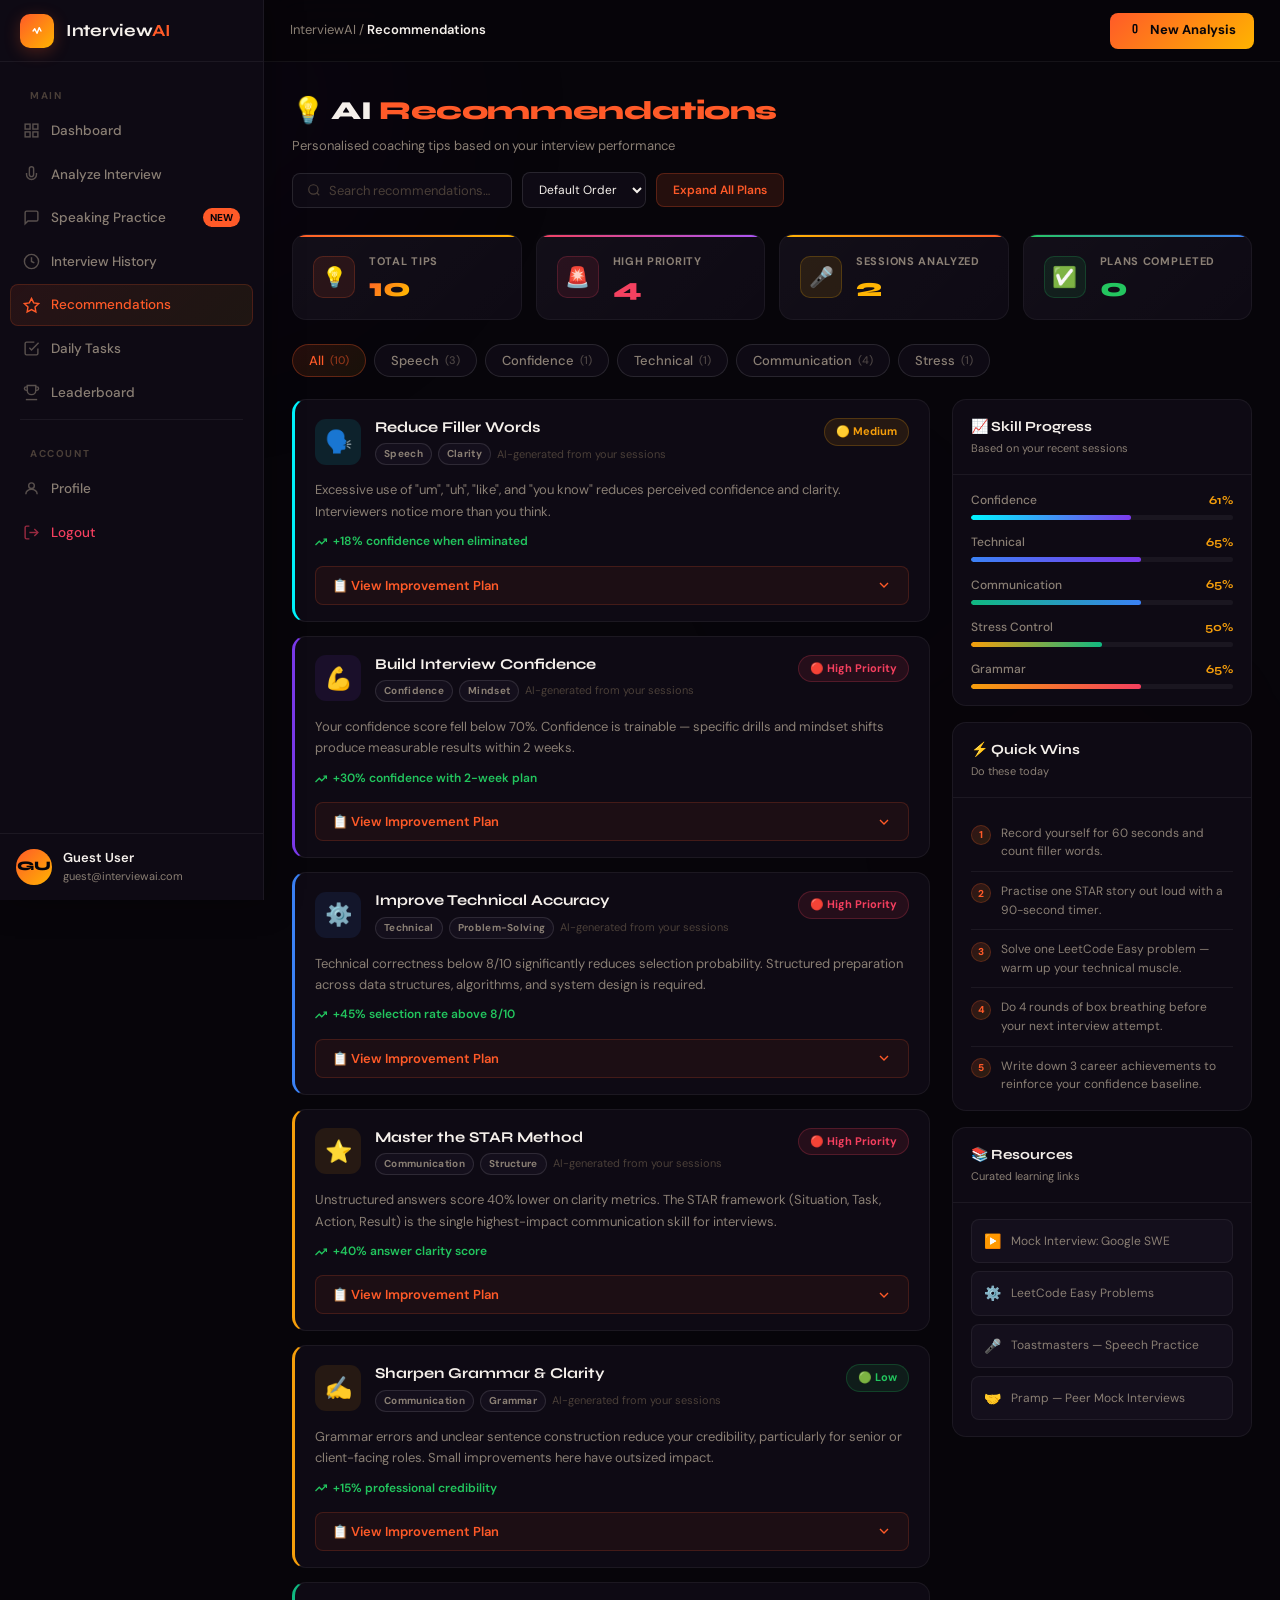
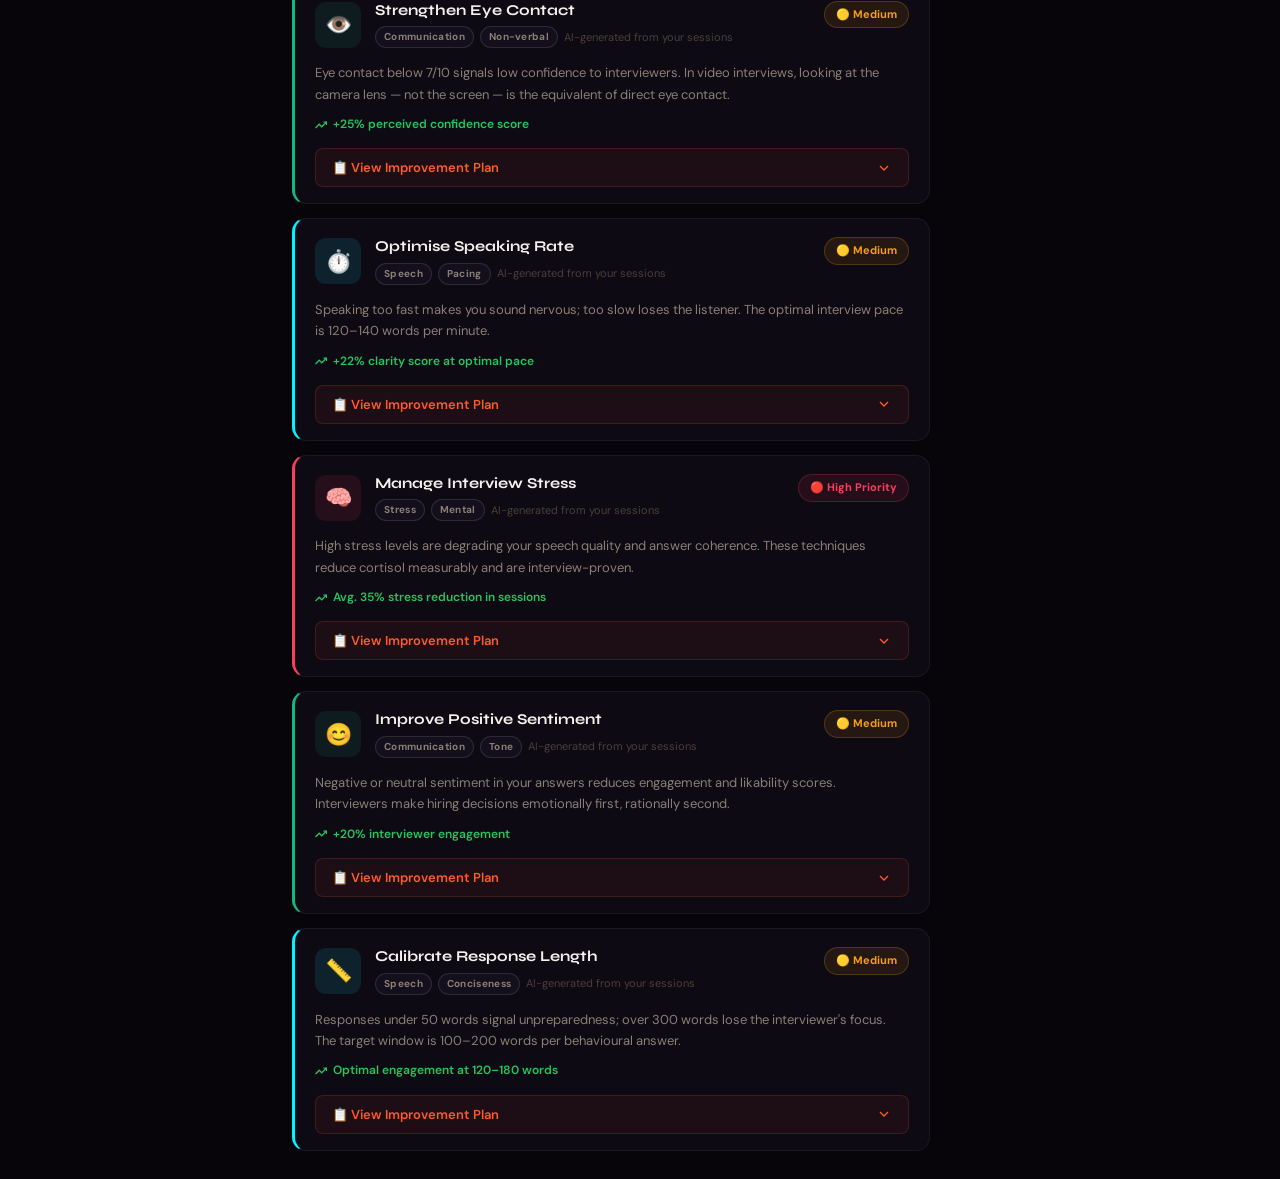
<file: frontend/recommendations.html>
<!DOCTYPE html>
<html lang="en">
<head>
  <meta charset="UTF-8" />
  <meta name="viewport" content="width=device-width, initial-scale=1.0" />
  <title>Recommendations — InterviewAI</title>
  <link rel="preconnect" href="https://fonts.googleapis.com" />
  <link rel="preconnect" href="https://fonts.gstatic.com" crossorigin />
  <link href="https://fonts.googleapis.com/css2?family=Syne:wght@400;500;600;700;800&family=DM+Sans:wght@300;400;500;600&display=swap" rel="stylesheet" />
  <link rel="stylesheet" href="css/recommendations.css" />
</head>
<body>

  <!-- Background -->
  <div class="bg-mesh">
    <div class="bg-mesh-orb bg-mesh-orb-1"></div>
    <div class="bg-mesh-orb bg-mesh-orb-2"></div>
    <div class="bg-mesh-orb bg-mesh-orb-3"></div>
  </div>
  <div class="sidebar-overlay" id="sidebarOverlay"></div>

  <!-- ── SIDEBAR ── -->
  <aside class="sidebar" id="sidebar">
    <div class="sidebar-logo">
      <div class="logo-mark">
        <svg width="18" height="18" viewBox="0 0 32 32" fill="none">
          <path d="M9 16 L12 12 L16 20 L20 10 L23 16" stroke="white" stroke-width="2.5" stroke-linecap="round" stroke-linejoin="round"/>
        </svg>
      </div>
      <span class="logo-name">Interview<span class="logo-accent">AI</span></span>
    </div>

    <nav class="sidebar-nav">
      <div class="sidebar-section-label">Main</div>

      <a href="dashboard.html" class="sidebar-link">
        <svg class="nav-icon" viewBox="0 0 24 24" fill="none" stroke="currentColor" stroke-width="2">
          <rect x="3" y="3" width="7" height="7"/><rect x="14" y="3" width="7" height="7"/>
          <rect x="3" y="14" width="7" height="7"/><rect x="14" y="14" width="7" height="7"/>
        </svg>
        Dashboard
      </a>
      <a href="index.html" class="sidebar-link">
        <svg class="nav-icon" viewBox="0 0 24 24" fill="none" stroke="currentColor" stroke-width="2">
          <path d="M12 1a3 3 0 0 0-3 3v8a3 3 0 0 0 6 0V4a3 3 0 0 0-3-3z"/>
          <path d="M19 10v2a7 7 0 0 1-14 0v-2"/>
        </svg>
        Analyze Interview
      </a>
      <a href="speaking_practice.html" class="sidebar-link">
        <svg class="nav-icon" viewBox="0 0 24 24" fill="none" stroke="currentColor" stroke-width="2">
          <path d="M21 15a2 2 0 0 1-2 2H7l-4 4V5a2 2 0 0 1 2-2h14a2 2 0 0 1 2 2z"/>
        </svg>
        Speaking Practice
        <span class="nav-badge">NEW</span>
      </a>
      <a href="history.html" class="sidebar-link">
        <svg class="nav-icon" viewBox="0 0 24 24" fill="none" stroke="currentColor" stroke-width="2">
          <circle cx="12" cy="12" r="10"/><polyline points="12 6 12 12 16 14"/>
        </svg>
        Interview History
      </a>
      <a href="recommendations.html" class="sidebar-link active">
        <svg class="nav-icon" viewBox="0 0 24 24" fill="none" stroke="currentColor" stroke-width="2">
          <polygon points="12 2 15.09 8.26 22 9.27 17 14.14 18.18 21.02 12 17.77 5.82 21.02 7 14.14 2 9.27 8.91 8.26 12 2"/>
        </svg>
        Recommendations
      </a>
      <a href="dashboard.html#tasks" class="sidebar-link">
        <svg class="nav-icon" viewBox="0 0 24 24" fill="none" stroke="currentColor" stroke-width="2">
          <polyline points="9 11 12 14 22 4"/>
          <path d="M21 12v7a2 2 0 0 1-2 2H5a2 2 0 0 1-2-2V5a2 2 0 0 1 2-2h11"/>
        </svg>
        Daily Tasks
        <span class="nav-badge" id="taskBadge" style="display:none"></span>
      </a>
      <a href="leaderboard.html" class="sidebar-link">
        <svg class="nav-icon" viewBox="0 0 24 24" fill="none" stroke="currentColor" stroke-width="2">
          <path d="M6 9H4.5a2.5 2.5 0 0 1 0-5H6"/><path d="M18 9h1.5a2.5 2.5 0 0 0 0-5H18"/>
          <path d="M4 22h16"/><path d="M18 2H6v7a6 6 0 0 0 12 0V2z"/>
        </svg>
        Leaderboard
      </a>

      <div class="sidebar-divider"></div>
      <div class="sidebar-section-label">Account</div>

      <a href="profile.html" class="sidebar-link">
        <svg class="nav-icon" viewBox="0 0 24 24" fill="none" stroke="currentColor" stroke-width="2">
          <circle cx="12" cy="8" r="4"/><path d="M4 20c0-4 3.6-7 8-7s8 3 8 7"/>
        </svg>
        Profile
      </a>
      <a href="index.html" class="sidebar-link logout-link" id="logoutLink">
        <svg class="nav-icon" viewBox="0 0 24 24" fill="none" stroke="currentColor" stroke-width="2">
          <path d="M9 21H5a2 2 0 0 1-2-2V5a2 2 0 0 1 2-2h4"/>
          <polyline points="16 17 21 12 16 7"/><line x1="21" y1="12" x2="9" y2="12"/>
        </svg>
        Logout
      </a>
    </nav>

    <div class="sidebar-user">
      <div class="user-avatar-sm" id="avatarSm">?</div>
      <div>
        <div class="user-name-sm" id="userName">Loading…</div>
        <div class="user-role-sm" id="userEmail">—</div>
      </div>
    </div>
  </aside>

  <!-- ── MAIN LAYOUT ── -->
  <div class="layout">

    <header class="top-header">
      <div class="header-left">
        <button class="mobile-menu-btn" id="mobileMenuBtn" aria-label="Toggle menu">
          <svg width="18" height="18" viewBox="0 0 24 24" fill="none" stroke="currentColor" stroke-width="2">
            <line x1="3" y1="6" x2="21" y2="6"/>
            <line x1="3" y1="12" x2="21" y2="12"/>
            <line x1="3" y1="18" x2="21" y2="18"/>
          </svg>
        </button>
        <span class="breadcrumb">InterviewAI / <span>Recommendations</span></span>
      </div>
      <div class="header-right">
        <a href="index.html" class="header-analyze-btn">
          <svg width="14" height="14" viewBox="0 0 24 24" fill="none" stroke="currentColor" stroke-width="2.5">
            <path d="M12 1a3 3 0 0 0-3 3v8a3 3 0 0 0 6 0V4a3 3 0 0 0-3-3z"/>
          </svg>
          New Analysis
        </a>
      </div>
    </header>

    <main class="page-content">

      <!-- Page Header -->
      <div class="page-header">
        <div class="page-title-group">
          <div class="page-title">💡 AI <span class="title-accent">Recommendations</span></div>
          <div class="page-sub">Personalised coaching tips based on your interview performance</div>
        </div>
        <div class="page-header-right">
          <div class="search-box">
            <svg width="14" height="14" viewBox="0 0 24 24" fill="none" stroke="currentColor" stroke-width="2">
              <circle cx="11" cy="11" r="8"/><path d="M21 21l-4.35-4.35"/>
            </svg>
            <input type="text" id="recSearch" placeholder="Search recommendations…" />
          </div>
          <select class="sort-select" id="sortSelect">
            <option value="default">Default Order</option>
            <option value="priority">By Priority</option>
            <option value="category">By Category</option>
          </select>
          <button class="expand-btn" id="expandAllBtn">Expand All Plans</button>
        </div>
      </div>

      <!-- Stats Strip -->
      <div class="stats-strip">
        <div class="strip-card" style="--accent: linear-gradient(90deg,#ff5a28,#ffb400)">
          <div class="strip-icon-wrap" style="background:rgba(255,90,40,0.10);border:1px solid rgba(255,90,40,0.20)">💡</div>
          <div>
            <div class="strip-label">Total Tips</div>
            <div class="strip-val grad-text" id="statTotal">0</div>
          </div>
        </div>
        <div class="strip-card" style="--accent: linear-gradient(90deg,#f43f5e,#a855f7)">
          <div class="strip-icon-wrap" style="background:rgba(244,63,94,0.10);border:1px solid rgba(244,63,94,0.20)">🚨</div>
          <div>
            <div class="strip-label">High Priority</div>
            <div class="strip-val" style="color:var(--pink)" id="statHigh">0</div>
          </div>
        </div>
        <div class="strip-card" style="--accent: linear-gradient(90deg,#ffb400,#ff5a28)">
          <div class="strip-icon-wrap" style="background:rgba(255,180,0,0.10);border:1px solid rgba(255,180,0,0.20)">🎤</div>
          <div>
            <div class="strip-label">Sessions Analyzed</div>
            <div class="strip-val" style="color:var(--gold)" id="statSessions">0</div>
          </div>
        </div>
        <div class="strip-card" style="--accent: linear-gradient(90deg,#22c55e,#3b82f6)">
          <div class="strip-icon-wrap" style="background:rgba(34,197,94,0.10);border:1px solid rgba(34,197,94,0.20)">✅</div>
          <div>
            <div class="strip-label">Plans Completed</div>
            <div class="strip-val" style="color:var(--green)" id="statCompleted">0</div>
          </div>
        </div>
      </div>

      <!-- Filter Tabs -->
      <div class="filter-row" id="filterTabs">
        <!-- Populated by JS -->
      </div>

      <!-- Content Grid -->
      <div class="content-grid">

        <!-- Left: Recommendation Cards -->
        <div class="rec-cards-list" id="recCards">
          <!-- Populated by JS -->
        </div>

        <!-- Right Panel -->
        <div class="right-panel">

          <!-- Skill Progress -->
          <div class="panel-card">
            <div class="panel-header">
              <div class="panel-title">📈 Skill Progress</div>
              <div class="panel-sub">Based on your recent sessions</div>
            </div>
            <div class="panel-body">
              <div id="progressList">
                <!-- Populated by JS -->
              </div>
            </div>
          </div>

          <!-- Quick Wins -->
          <div class="panel-card">
            <div class="panel-header">
              <div class="panel-title">⚡ Quick Wins</div>
              <div class="panel-sub">Do these today</div>
            </div>
            <div class="panel-body">
              <div class="tip-item">
                <div class="tip-num">1</div>
                <div>Record yourself for 60 seconds and count filler words.</div>
              </div>
              <div class="tip-item">
                <div class="tip-num">2</div>
                <div>Practise one STAR story out loud with a 90-second timer.</div>
              </div>
              <div class="tip-item">
                <div class="tip-num">3</div>
                <div>Solve one LeetCode Easy problem — warm up your technical muscle.</div>
              </div>
              <div class="tip-item">
                <div class="tip-num">4</div>
                <div>Do 4 rounds of box breathing before your next interview attempt.</div>
              </div>
              <div class="tip-item">
                <div class="tip-num">5</div>
                <div>Write down 3 career achievements to reinforce your confidence baseline.</div>
              </div>
            </div>
          </div>

          <!-- Resources -->
          <div class="panel-card">
            <div class="panel-header">
              <div class="panel-title">📚 Resources</div>
              <div class="panel-sub">Curated learning links</div>
            </div>
            <div class="panel-body">
              <a class="resource-link" href="https://www.youtube.com/watch?v=Q_NeFpvMj_s" target="_blank" rel="noopener">
                <span class="resource-link-icon">▶️</span>
                Mock Interview: Google SWE
              </a>
              <a class="resource-link" href="https://leetcode.com/problemset/all/?difficulty=EASY" target="_blank" rel="noopener">
                <span class="resource-link-icon">⚙️</span>
                LeetCode Easy Problems
              </a>
              <a class="resource-link" href="https://www.toastmasters.org" target="_blank" rel="noopener">
                <span class="resource-link-icon">🎤</span>
                Toastmasters — Speech Practice
              </a>
              <a class="resource-link" href="https://www.pramp.com" target="_blank" rel="noopener">
                <span class="resource-link-icon">🤝</span>
                Pramp — Peer Mock Interviews
              </a>
            </div>
          </div>

        </div>
      </div>

    </main>
  </div>

  <!-- Toast -->
  <div class="toast-rec" id="toastRec"></div>

  <script src="js/recommendations.js"></script>
</body>
</html>
</file>
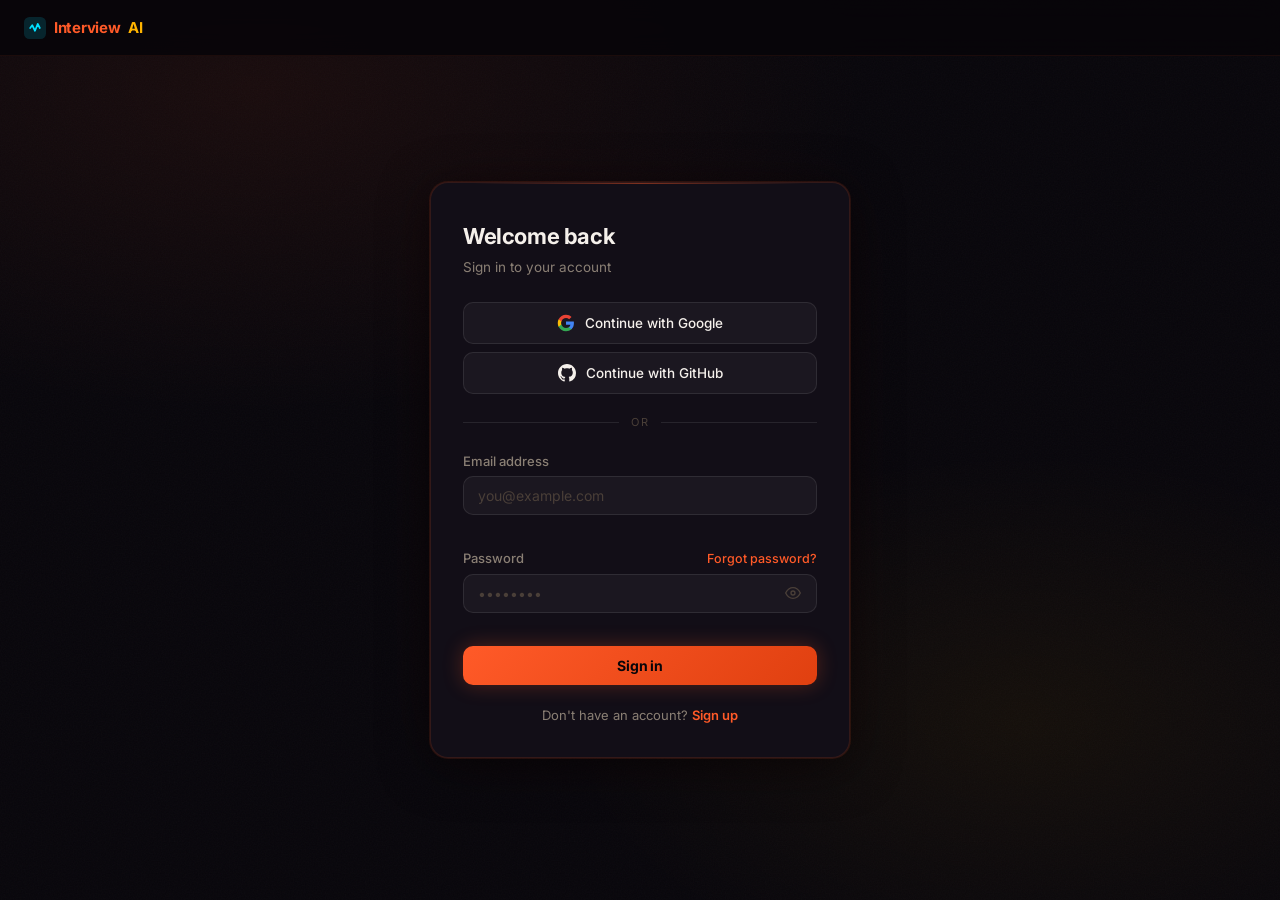
<file: frontend/speaking_practice.html>
<!DOCTYPE html>
<html lang="en">
<head>
  <meta charset="UTF-8" />
  <meta name="viewport" content="width=device-width, initial-scale=1.0" />
  <title>Speaking Practice — InterviewAI</title>
  <link rel="preconnect" href="https://fonts.googleapis.com" />
  <link rel="preconnect" href="https://fonts.gstatic.com" crossorigin />
  <link href="https://fonts.googleapis.com/css2?family=Syne:wght@400;500;600;700;800&family=DM+Sans:wght@300;400;500;600&display=swap" rel="stylesheet" />
  <style>
    /* ═══════════════════════════════════════
       Same variables/reset/sidebar/header as dashboard.html
       so this page feels native to InterviewAI.
    ═══════════════════════════════════════ */
    *, *::before, *::after { box-sizing: border-box; margin: 0; padding: 0; }

    :root {
      --bg:       #080b14;
      --surface:  #0d1220;
      --surface2: #111827;
      --border:   rgba(255,255,255,0.07);
      --border2:  rgba(255,255,255,0.12);
      --cyan:     #00f5ff;
      --purple:   #7c3aed;
      --pink:     #f43f5e;
      --green:    #10b981;
      --yellow:   #f59e0b;
      --blue:     #3b82f6;
      --text:     #f0f4ff;
      --text2:    #8892a4;
      --text3:    #545e6e;
      --grad:     linear-gradient(135deg, #00f5ff, #7c3aed);
      --font-display: 'Syne', sans-serif;
      --font-body:    'DM Sans', sans-serif;
      --sidebar-w: 260px;
      --header-h:  64px;
      --radius:    14px;
      --radius-sm: 8px;
      --shadow:    0 4px 24px rgba(0,0,0,0.4);
      --shadow-lg: 0 12px 48px rgba(0,0,0,0.6);
    }

    html { scroll-behavior: smooth; }

    body {
      font-family: var(--font-body);
      background: var(--bg);
      color: var(--text);
      min-height: 100vh;
      overflow-x: hidden;
    }

    a { color: inherit; text-decoration: none; }
    button { cursor: pointer; font-family: var(--font-body); border: none; }

    .bg-mesh { position: fixed; inset: 0; pointer-events: none; z-index: 0; }
    .bg-mesh::before {
      content: ''; position: absolute; width: 600px; height: 600px;
      top: -200px; left: -100px;
      background: radial-gradient(circle, rgba(0,245,255,0.06) 0%, transparent 70%);
      border-radius: 50%;
    }
    .bg-mesh::after {
      content: ''; position: absolute; width: 500px; height: 500px;
      bottom: -100px; right: -100px;
      background: radial-gradient(circle, rgba(124,58,237,0.08) 0%, transparent 70%);
      border-radius: 50%;
    }

    /* ── Sidebar (identical to dashboard.html) ── */
    .sidebar {
      position: fixed; top: 0; left: 0;
      width: var(--sidebar-w); height: 100vh;
      background: var(--surface);
      border-right: 1px solid var(--border);
      display: flex; flex-direction: column;
      z-index: 200;
      transition: transform 0.3s cubic-bezier(0.4,0,0.2,1);
    }
    .sidebar-logo {
      display: flex; align-items: center; gap: 12px;
      padding: 20px 24px; border-bottom: 1px solid var(--border);
      height: var(--header-h);
    }
    .logo-mark {
      width: 32px; height: 32px; border-radius: 10px;
      background: var(--grad);
      display: flex; align-items: center; justify-content: center;
      flex-shrink: 0;
    }
    .logo-name { font-family: var(--font-display); font-weight: 700; font-size: 17px; letter-spacing: -0.3px; }
    .logo-accent { color: var(--cyan); }
    .sidebar-section-label {
      font-size: 10px; font-weight: 600; letter-spacing: 1.4px;
      text-transform: uppercase; color: var(--text3); padding: 20px 24px 8px;
    }
    .sidebar-nav { flex: 1; overflow-y: auto; padding: 8px 12px; }
    .sidebar-nav::-webkit-scrollbar { width: 3px; }
    .sidebar-nav::-webkit-scrollbar-track { background: transparent; }
    .sidebar-nav::-webkit-scrollbar-thumb { background: var(--border2); border-radius: 4px; }
    .sidebar-link {
      display: flex; align-items: center; gap: 12px;
      padding: 10px 12px; border-radius: var(--radius-sm);
      color: var(--text2); font-size: 14px; font-weight: 500;
      transition: all 0.2s; margin-bottom: 2px; position: relative;
    }
    .sidebar-link:hover { background: rgba(255,255,255,0.05); color: var(--text); }
    .sidebar-link.active {
      background: linear-gradient(135deg, rgba(0,245,255,0.1), rgba(124,58,237,0.1));
      color: var(--cyan); border: 1px solid rgba(0,245,255,0.15);
    }
    .sidebar-link.active .nav-icon { color: var(--cyan); }
    .nav-icon { width: 18px; height: 18px; flex-shrink: 0; opacity: 0.7; }
    .sidebar-link.active .nav-icon { opacity: 1; }
    .nav-badge {
      margin-left: auto; background: var(--cyan); color: var(--bg);
      font-size: 10px; font-weight: 700; padding: 2px 6px; border-radius: 20px; line-height: 1.4;
    }
    .sidebar-divider { height: 1px; background: var(--border); margin: 8px 12px; }
    .sidebar-link.logout-link { color: var(--pink); margin-top: 4px; }
    .sidebar-link.logout-link:hover { background: rgba(244,63,94,0.08); }
    .sidebar-user {
      padding: 16px; border-top: 1px solid var(--border);
      display: flex; align-items: center; gap: 12px;
    }
    .user-avatar-sm {
      width: 36px; height: 36px; border-radius: 50%; background: var(--grad);
      display: flex; align-items: center; justify-content: center;
      font-weight: 700; font-size: 13px; flex-shrink: 0;
    }
    .user-info-sm { min-width: 0; }
    .user-name-sm { font-size: 13px; font-weight: 600; white-space: nowrap; overflow: hidden; text-overflow: ellipsis; }
    .user-role-sm { font-size: 11px; color: var(--text2); }

    /* ── Main layout / header (identical to dashboard.html) ── */
    .layout { margin-left: var(--sidebar-w); min-height: 100vh; position: relative; z-index: 1; }
    .top-header {
      height: var(--header-h); display: flex; align-items: center; justify-content: space-between;
      padding: 0 28px; border-bottom: 1px solid var(--border);
      background: rgba(8,11,20,0.8); backdrop-filter: blur(20px);
      position: sticky; top: 0; z-index: 100;
    }
    .header-left { display: flex; align-items: center; gap: 16px; }
    .mobile-menu-btn {
      display: none; width: 36px; height: 36px; border-radius: 8px;
      background: var(--surface2); border: 1px solid var(--border);
      align-items: center; justify-content: center; color: var(--text);
    }
    .breadcrumb { font-size: 13px; color: var(--text2); }
    .breadcrumb span { color: var(--text); font-weight: 600; }
    .header-right { display: flex; align-items: center; gap: 12px; }
    .header-btn {
      width: 36px; height: 36px; border-radius: 8px;
      background: var(--surface2); border: 1px solid var(--border);
      color: var(--text2); display: flex; align-items: center; justify-content: center;
      transition: all 0.2s;
    }
    .header-btn:hover { border-color: var(--border2); color: var(--text); }

    .page-content { padding: 28px; max-width: 1400px; }

    .sidebar-overlay {
      display: none; position: fixed; inset: 0;
      background: rgba(0,0,0,0.6); z-index: 190; backdrop-filter: blur(4px);
    }

    @media (max-width: 800px) {
      :root { --sidebar-w: 0px; }
      .sidebar { transform: translateX(-260px); width: 260px; }
      .sidebar.mobile-open { transform: translateX(0); width: 260px; }
      .sidebar-overlay { display: block; opacity: 0; pointer-events: none; transition: opacity 0.3s; }
      .sidebar-overlay.open { opacity: 1; pointer-events: all; }
      .mobile-menu-btn { display: flex; }
      .layout { margin-left: 0; }
      .page-content { padding: 16px; }
    }

    /* ════════════════════════════════════════════════════════════
       TUTOR PANEL — scoped under .tutor-panel so its internal
       sidebar / chat styles never leak into the rest of the site
    ════════════════════════════════════════════════════════════ */
    .tutor-panel {
      --t-bg:        var(--surface);
      --t-surface2:  var(--surface2);
      --t-border:    var(--border);
      --t-accent:    var(--cyan);
      --t-accent2:   #5eead4;
      --t-green:     var(--green);
      --t-red:       var(--pink);
      --t-yellow:    var(--yellow);
      --t-text:      var(--text);
      --t-muted:     var(--text2);
      --t-radius:    var(--radius);

      display: grid;
      grid-template-columns: 240px 1fr;
      gap: 0;
      height: calc(100vh - var(--header-h) - 56px);
      min-height: 560px;
      background: var(--surface);
      border: 1px solid var(--border);
      border-radius: var(--radius);
      overflow: hidden;
      font-family: var(--font-body);
    }

    .tp-sidebar {
      background: var(--surface2);
      border-right: 1px solid var(--t-border);
      padding: 18px 14px;
      display: flex; flex-direction: column; gap: 18px;
      overflow-y: auto;
    }
    .tp-nav-label {
      font-size: 10px; font-weight: 600; text-transform: uppercase;
      letter-spacing: 1.1px; color: var(--t-muted); margin-bottom: 6px; padding: 0 6px;
    }
    .tp-nav-section { display: flex; flex-direction: column; gap: 3px; }
    .tp-nav-btn {
      display: flex; align-items: center; gap: 9px;
      padding: 9px 10px; border-radius: 9px;
      border: none; background: transparent; color: var(--t-muted);
      font-size: 13px; font-family: var(--font-body); cursor: pointer;
      transition: all 0.18s; text-align: left; width: 100%;
    }
    .tp-nav-btn:hover { background: rgba(255,255,255,0.05); color: var(--t-text); }
    .tp-nav-btn.active { background: rgba(0,245,255,0.12); color: var(--t-accent); font-weight: 600; }

    .tp-setting-row { display: flex; flex-direction: column; gap: 4px; padding: 4px 0; }
    .tp-setting-row label { font-size: 11.5px; color: var(--t-muted); }
    .tp-setting-row select {
      background: var(--t-bg); border: 1px solid var(--t-border);
      color: var(--t-text); border-radius: 7px; padding: 6px 9px;
      font-size: 12px; font-family: var(--font-body); cursor: pointer; outline: none;
    }
    .tp-setting-row select:focus { border-color: var(--t-accent); }

    .tp-session-stats {
      margin-top: auto; display: flex; gap: 6px; padding: 12px;
      background: var(--t-bg); border-radius: var(--t-radius); border: 1px solid var(--t-border);
    }
    .tp-stat { flex: 1; display: flex; flex-direction: column; align-items: center; gap: 2px; }
    .tp-stat span { font-size: 18px; font-weight: 700; font-family: var(--font-display); color: var(--t-accent); }
    .tp-stat small { font-size: 8.5px; color: var(--t-muted); text-align: center; text-transform: uppercase; letter-spacing: 0.4px; }

    .tp-main { display: flex; flex-direction: column; overflow: hidden; }
    .tp-top-bar {
      display: flex; align-items: center; justify-content: space-between;
      padding: 12px 18px; border-bottom: 1px solid var(--t-border); flex-shrink: 0;
    }
    .tp-mode-badge {
      font-size: 12.5px; font-weight: 600; padding: 6px 12px;
      border-radius: 20px; background: rgba(0,245,255,0.1); color: var(--t-accent);
    }
    .tp-top-actions { display: flex; gap: 6px; }
    .tp-icon-btn {
      width: 32px; height: 32px; border-radius: 8px;
      background: var(--t-surface2); border: 1px solid var(--t-border);
      color: var(--t-muted); display: flex; align-items: center; justify-content: center;
      font-size: 14px; cursor: pointer; transition: all 0.15s;
    }
    .tp-icon-btn:hover { color: var(--t-text); border-color: var(--border2); }

    .tp-chat-area {
      flex: 1; overflow-y: auto; padding: 20px;
      display: flex; flex-direction: column; gap: 14px;
    }
    .tp-welcome-card {
      max-width: 460px; margin: auto; text-align: center;
      background: var(--t-surface2); border: 1px solid var(--t-border);
      border-radius: var(--t-radius); padding: 28px 24px;
    }
    .tp-welcome-card .tp-welcome-icon { font-size: 34px; margin-bottom: 10px; }
    .tp-welcome-card h2 { font-family: var(--font-display); font-size: 17px; margin-bottom: 8px; }
    .tp-welcome-card p { font-size: 13px; color: var(--t-muted); line-height: 1.6; margin-bottom: 14px; }
    .tp-tip-pills { display: flex; gap: 6px; justify-content: center; flex-wrap: wrap; }
    .tp-pill {
      font-size: 11px; padding: 4px 10px; border-radius: 20px;
      background: var(--t-bg); border: 1px solid var(--t-border); color: var(--t-muted);
    }

    .tp-msg { display: flex; gap: 10px; max-width: 80%; }
    .tp-msg.user { align-self: flex-end; flex-direction: row-reverse; }
    .tp-avatar {
      width: 30px; height: 30px; border-radius: 50%; flex-shrink: 0;
      display: flex; align-items: center; justify-content: center;
      font-size: 14px; background: var(--t-surface2); border: 1px solid var(--t-border);
    }
    .tp-bubble {
      background: var(--t-surface2); border: 1px solid var(--t-border);
      border-radius: 14px; padding: 12px 14px; font-size: 13.5px; line-height: 1.55;
    }
    .tp-msg.user .tp-bubble { background: rgba(0,245,255,0.08); border-color: rgba(0,245,255,0.18); }
    .tp-correction-block {
      margin-top: 8px; padding: 8px 10px; border-radius: 8px;
      background: rgba(245,158,11,0.08); border: 1px solid rgba(245,158,11,0.2); font-size: 12.5px;
    }
    .tp-correction-block strong { display: block; margin-bottom: 3px; font-size: 11.5px; color: var(--t-yellow); }
    .tp-scores-row { display: flex; gap: 6px; flex-wrap: wrap; margin-top: 8px; }
    .tp-score-chip { font-size: 10.5px; padding: 3px 8px; border-radius: 20px; font-weight: 600; }
    .tp-score-chip.good { background: rgba(16,185,129,0.12); color: var(--t-green); border: 1px solid rgba(16,185,129,0.25); }
    .tp-score-chip.ok   { background: rgba(245,158,11,0.12); color: var(--t-yellow); border: 1px solid rgba(245,158,11,0.25); }
    .tp-score-chip.bad  { background: rgba(244,63,94,0.12); color: var(--t-red); border: 1px solid rgba(244,63,94,0.25); }

    .tp-thinking-bubble {
      background: var(--t-surface2); border: 1px solid var(--t-border);
      border-radius: 14px; padding: 12px 16px; display: flex; gap: 4px;
    }
    .tp-thinking-bubble .tp-dot {
      width: 6px; height: 6px; border-radius: 50%; background: var(--t-muted);
      animation: tp-bounce 1.2s infinite ease-in-out;
    }
    .tp-thinking-bubble .tp-dot:nth-child(2) { animation-delay: 0.15s; }
    .tp-thinking-bubble .tp-dot:nth-child(3) { animation-delay: 0.3s; }
    @keyframes tp-bounce { 0%,80%,100% { transform: translateY(0); opacity:0.4; } 40% { transform: translateY(-4px); opacity:1; } }

    .tp-feedback-strip {
      display: flex; gap: 16px; padding: 10px 18px;
      border-top: 1px solid var(--t-border); flex-shrink: 0;
    }
    .tp-feedback-item { flex: 1; display: flex; align-items: center; gap: 8px; }
    .tp-fb-label { font-size: 11px; color: var(--t-muted); width: 64px; flex-shrink: 0; }
    .tp-fb-bar { flex: 1; height: 5px; background: var(--t-bg); border-radius: 4px; overflow: hidden; }
    .tp-fb-fill { height: 100%; width: 0%; background: var(--t-accent); transition: width 0.5s; border-radius: 4px; }
    .tp-fb-score { font-size: 11px; font-weight: 700; width: 24px; text-align: right; color: var(--t-text); }

    .tp-input-area { padding: 14px 18px; border-top: 1px solid var(--t-border); flex-shrink: 0; }
    .tp-transcript-preview {
      font-size: 12px; color: var(--t-muted); margin-bottom: 8px; min-height: 16px;
    }
    .tp-transcript-preview.active { color: var(--t-accent); }
    .tp-controls { display: flex; gap: 8px; align-items: center; }
    .tp-controls input[type="text"] {
      flex: 1; background: var(--t-surface2); border: 1px solid var(--t-border);
      color: var(--t-text); border-radius: 10px; padding: 10px 14px;
      font-size: 13px; font-family: var(--font-body); outline: none;
    }
    .tp-controls input[type="text"]:focus { border-color: var(--t-accent); }
    .tp-text-send-btn {
      background: var(--t-surface2); border: 1px solid var(--t-border); color: var(--t-text);
      border-radius: 10px; padding: 10px 14px; font-size: 13px; cursor: pointer; flex-shrink: 0;
    }
    .tp-text-send-btn:hover { border-color: var(--border2); }
    .tp-mic-btn {
      position: relative; flex-shrink: 0; display: flex; align-items: center; gap: 8px;
      background: var(--grad); color: #000; border: none; border-radius: 10px;
      padding: 10px 16px; font-size: 13px; font-weight: 600; cursor: pointer;
    }
    .tp-mic-btn.listening { background: var(--t-red); color: #fff; }

    @media (max-width: 760px) {
      .tutor-panel { grid-template-columns: 1fr; height: calc(100vh - var(--header-h) - 40px); }
      .tp-sidebar { display: none; }
    }

    ::-webkit-scrollbar { width: 5px; height: 5px; }
    ::-webkit-scrollbar-track { background: transparent; }
    ::-webkit-scrollbar-thumb { background: rgba(255,255,255,0.1); border-radius: 4px; }
  </style>
</head>
<body>

  <div class="bg-mesh"></div>
  <div class="sidebar-overlay" id="sidebarOverlay"></div>

  <!-- ═══════════════════════════════════════
       SIDEBAR — same markup as dashboard.html,
       with "Speaking Practice" added + marked active
  ═══════════════════════════════════════ -->
  <aside class="sidebar" id="sidebar">
    <div class="sidebar-logo">
      <div class="logo-mark">
        <svg width="18" height="18" viewBox="0 0 32 32" fill="none">
          <path d="M9 16 L12 12 L16 20 L20 10 L23 16" stroke="white" stroke-width="2.5" stroke-linecap="round" stroke-linejoin="round"/>
        </svg>
      </div>
      <span class="logo-name">Interview<span class="logo-accent">AI</span></span>
    </div>

    <nav class="sidebar-nav">
      <div class="sidebar-section-label">Main</div>

      <a href="dashboard.html" class="sidebar-link">
        <svg class="nav-icon" viewBox="0 0 24 24" fill="none" stroke="currentColor" stroke-width="2">
          <rect x="3" y="3" width="7" height="7"/><rect x="14" y="3" width="7" height="7"/>
          <rect x="3" y="14" width="7" height="7"/><rect x="14" y="14" width="7" height="7"/>
        </svg>
        Dashboard
      </a>

      <a href="index.html" class="sidebar-link">
        <svg class="nav-icon" viewBox="0 0 24 24" fill="none" stroke="currentColor" stroke-width="2">
          <path d="M12 1a3 3 0 0 0-3 3v8a3 3 0 0 0 6 0V4a3 3 0 0 0-3-3z"/>
          <path d="M19 10v2a7 7 0 0 1-14 0v-2"/>
        </svg>
        Analyze Interview
      </a>

      <!-- NEW: Speaking Practice -->
      <a href="speaking_practice.html" class="sidebar-link active">
        <svg class="nav-icon" viewBox="0 0 24 24" fill="none" stroke="currentColor" stroke-width="2">
          <path d="M21 15a2 2 0 0 1-2 2H7l-4 4V5a2 2 0 0 1 2-2h14a2 2 0 0 1 2 2z"/>
        </svg>
        Speaking Practice
        <span class="nav-badge" style="background:var(--green)">NEW</span>
      </a>

      <a href="history.html" class="sidebar-link">
        <svg class="nav-icon" viewBox="0 0 24 24" fill="none" stroke="currentColor" stroke-width="2">
          <circle cx="12" cy="12" r="10"/><polyline points="12 6 12 12 16 14"/>
        </svg>
        Interview History
      </a>

      <a href="recommendations.html" class="sidebar-link">
        <svg class="nav-icon" viewBox="0 0 24 24" fill="none" stroke="currentColor" stroke-width="2">
          <polygon points="12 2 15.09 8.26 22 9.27 17 14.14 18.18 21.02 12 17.77 5.82 21.02 7 14.14 2 9.27 8.91 8.26 12 2"/>
        </svg>
        Recommendations
      </a>

      <a href="dashboard.html#tasks" class="sidebar-link" id="tasksLink">
        <svg class="nav-icon" viewBox="0 0 24 24" fill="none" stroke="currentColor" stroke-width="2">
          <polyline points="9 11 12 14 22 4"/>
          <path d="M21 12v7a2 2 0 0 1-2 2H5a2 2 0 0 1-2-2V5a2 2 0 0 1 2-2h11"/>
        </svg>
        Daily Tasks
        <span class="nav-badge" id="taskBadge">5</span>
      </a>

      <a href="leaderboard.html" class="sidebar-link">
        <svg class="nav-icon" viewBox="0 0 24 24" fill="none" stroke="currentColor" stroke-width="2">
          <path d="M6 9H4.5a2.5 2.5 0 0 1 0-5H6"/><path d="M18 9h1.5a2.5 2.5 0 0 0 0-5H18"/>
          <path d="M4 22h16"/><path d="M10 14.66V17c0 .55-.47.98-.97 1.21C7.85 18.75 7 20.24 7 22"/>
          <path d="M14 14.66V17c0 .55.47.98.97 1.21C16.15 18.75 17 20.24 17 22"/>
          <path d="M18 2H6v7a6 6 0 0 0 12 0V2z"/>
        </svg>
        Leaderboard
      </a>

      <div class="sidebar-divider"></div>
      <div class="sidebar-section-label">Account</div>

      <a href="profile.html" class="sidebar-link">
        <svg class="nav-icon" viewBox="0 0 24 24" fill="none" stroke="currentColor" stroke-width="2">
          <circle cx="12" cy="8" r="4"/><path d="M4 20c0-4 3.6-7 8-7s8 3 8 7"/>
        </svg>
        Profile
      </a>

      <a href="index.html" class="sidebar-link logout-link" id="logoutLink">
        <svg class="nav-icon" viewBox="0 0 24 24" fill="none" stroke="currentColor" stroke-width="2">
          <path d="M9 21H5a2 2 0 0 1-2-2V5a2 2 0 0 1 2-2h4"/>
          <polyline points="16 17 21 12 16 7"/><line x1="21" y1="12" x2="9" y2="12"/>
        </svg>
        Logout
      </a>
    </nav>

    <div class="sidebar-user" id="sidebarUser">
      <div class="user-avatar-sm" id="avatarSm">?</div>
      <div class="user-info-sm">
        <div class="user-name-sm" id="userName">Loading...</div>
        <div class="user-role-sm" id="userEmail">—</div>
      </div>
    </div>
  </aside>

  <!-- ═══════════════════════════════════════
       MAIN LAYOUT
  ═══════════════════════════════════════ -->
  <div class="layout">

    <header class="top-header">
      <div class="header-left">
        <button class="mobile-menu-btn" id="mobileMenuBtn" aria-label="Toggle menu">
          <svg width="18" height="18" viewBox="0 0 24 24" fill="none" stroke="currentColor" stroke-width="2">
            <line x1="3" y1="6" x2="21" y2="6"/><line x1="3" y1="12" x2="21" y2="12"/><line x1="3" y1="18" x2="21" y2="18"/>
          </svg>
        </button>
        <span class="breadcrumb">InterviewAI / <span>Speaking Practice</span></span>
      </div>
      <div class="header-right">
        <a href="dashboard.html" class="header-btn" title="Back to Dashboard">
          <svg width="16" height="16" viewBox="0 0 24 24" fill="none" stroke="currentColor" stroke-width="2">
            <line x1="19" y1="12" x2="5" y2="12"/><polyline points="12 19 5 12 12 5"/>
          </svg>
        </a>
      </div>
    </header>

    <main class="page-content">

      <!-- ═══════════════════════════════════════
           TUTOR PANEL
      ═══════════════════════════════════════ -->
      <div class="tutor-panel">
        <!-- Mode sidebar -->
        <aside class="tp-sidebar">
          <div>
            <p class="tp-nav-label">Practice Mode</p>
            <div class="tp-nav-section">
              <button class="tp-nav-btn active" data-mode="conversation" onclick="setMode('conversation')">💬 Free Conversation</button>
              <button class="tp-nav-btn" data-mode="interview" onclick="setMode('interview')">👔 Job Interview</button>
              <button class="tp-nav-btn" data-mode="storytelling" onclick="setMode('storytelling')">📖 Storytelling</button>
              <button class="tp-nav-btn" data-mode="debate" onclick="setMode('debate')">⚖️ Debate Practice</button>
              <button class="tp-nav-btn" data-mode="pronunciation" onclick="setMode('pronunciation')">🔤 Pronunciation</button>
            </div>
          </div>

          <div>
            <p class="tp-nav-label">Tutor Settings</p>
            <div class="tp-setting-row">
              <label>Language</label>
              <select id="langSelect" onchange="updateLanguage()">
                <option value="en-US">English (US)</option>
                <option value="en-GB">English (UK)</option>
                <option value="en-IN">English (India)</option>
                <option value="en-AU">English (AU)</option>
              </select>
            </div>
            <div class="tp-setting-row">
              <label>Tutor Voice</label>
              <select id="voiceSelect"></select>
            </div>
          </div>

          <div class="tp-session-stats">
            <div class="tp-stat"><span id="statTurns">0</span><small>Turns</small></div>
            <div class="tp-stat"><span id="statWords">0</span><small>Words</small></div>
            <div class="tp-stat"><span id="statScore">—</span><small>Avg Score</small></div>
          </div>
        </aside>

        <!-- Main chat -->
        <div class="tp-main">
          <header class="tp-top-bar">
            <div class="tp-mode-badge" id="modeBadge">💬 Free Conversation</div>
            <div class="tp-top-actions">
              <button class="tp-icon-btn" onclick="clearChat()" title="Clear chat">🗑️</button>
              <button class="tp-icon-btn" onclick="downloadTranscript()" title="Download transcript">⬇️</button>
            </div>
          </header>

          <div class="tp-chat-area" id="chatArea">
            <div class="tp-welcome-card">
              <div class="tp-welcome-icon">🎤</div>
              <h2>Ready to improve your speaking?</h2>
              <p>Choose a practice mode, then press the mic and start talking. Your AI tutor listens, responds, and gives real-time feedback on grammar, vocabulary, and fluency.</p>
              <div class="tp-tip-pills">
                <span class="tp-pill">Speak clearly</span>
                <span class="tp-pill">Chrome works best</span>
                <span class="tp-pill">Any topic welcome</span>
              </div>
            </div>
          </div>

          <div class="tp-feedback-strip" id="feedbackStrip" style="display:none">
            <div class="tp-feedback-item" id="fbGrammar">
              <span class="tp-fb-label">Grammar</span>
              <div class="tp-fb-bar"><div class="tp-fb-fill" id="fillGrammar"></div></div>
              <span class="tp-fb-score" id="scoreGrammar">—</span>
            </div>
            <div class="tp-feedback-item" id="fbVocab">
              <span class="tp-fb-label">Vocabulary</span>
              <div class="tp-fb-bar"><div class="tp-fb-fill" id="fillVocab"></div></div>
              <span class="tp-fb-score" id="scoreVocab">—</span>
            </div>
            <div class="tp-feedback-item" id="fbFluency">
              <span class="tp-fb-label">Fluency</span>
              <div class="tp-fb-bar"><div class="tp-fb-fill" id="fillFluency"></div></div>
              <span class="tp-fb-score" id="scoreFluency">—</span>
            </div>
          </div>

          <div class="tp-input-area">
            <div class="tp-transcript-preview" id="liveTranscript">Press the mic and start speaking...</div>
            <div class="tp-controls">
              <button class="tp-text-send-btn" id="textSendBtn" onclick="sendTextInput()">Send ↑</button>
              <input type="text" id="textInput" placeholder="Or type your message here..." onkeydown="if(event.key==='Enter') sendTextInput()" />
              <button class="tp-mic-btn" id="micBtn" onclick="toggleMic()">
                <span class="mic-icon">🎤</span>
                <span class="mic-label">Hold to Speak</span>
              </button>
            </div>
          </div>
        </div>
      </div>

    </main>
  </div>

  <script>
    // ── Auth guard + sidebar user info (same pattern as your other pages) ──
    document.addEventListener('DOMContentLoaded', () => {
      const stored = localStorage.getItem('interviewai_user') || sessionStorage.getItem('interviewai_user');
      const user = stored ? JSON.parse(stored) : null;

      if (!user || !user.email || user.name === 'Guest User') {
        // Not logged in — send to auth page, remember where to come back to
        try { sessionStorage.setItem('interviewai_redirect', 'speaking_practice.html'); } catch (e) {}
        window.location.href = 'auth.html?mode=login';
        return;
      }

      const initials = user.name.trim().split(/\s+/).map(w => w[0]).slice(0, 2).join('').toUpperCase();
      document.getElementById('userName').textContent = user.name;
      document.getElementById('userEmail').textContent = user.email;
      document.getElementById('avatarSm').textContent = initials;

      // Mobile sidebar toggle
      const sidebar = document.getElementById('sidebar');
      const overlay = document.getElementById('sidebarOverlay');
      document.getElementById('mobileMenuBtn')?.addEventListener('click', () => {
        sidebar.classList.toggle('mobile-open');
        overlay.classList.toggle('open');
      });
      overlay?.addEventListener('click', () => {
        sidebar.classList.remove('mobile-open');
        overlay.classList.remove('open');
      });

      document.getElementById('logoutLink')?.addEventListener('click', (e) => {
        e.preventDefault();
        localStorage.removeItem('interviewai_user');
        sessionStorage.removeItem('interviewai_user');
        window.location.href = 'index.html';
      });
    });
  </script>

  <script src="js/speech.js"></script>
  <script src="js/tutor.js"></script>
  <script src="js/practice-app.js"></script>
</body>
</html>
</file>
<file: frontend/css/landing.css>
/* ═══════════════════════════════════════════════════════════════
   INTERVIEWAI — landing.css
   Ember & Slate · Mobile-first · Premium Dark Theme
═══════════════════════════════════════════════════════════════ */

*, *::before, *::after { box-sizing: border-box; margin: 0; padding: 0; }

:root {
  /* ── Backgrounds ── */
  --bg:          #07050a;
  --bg2:         #0c090f;
  --surface:     #120e17;
  --surface2:    #181220;
  --surface3:    #1f1828;
  --border:      rgba(255,255,255,0.05);
  --border2:     rgba(255,255,255,0.09);
  --border3:     rgba(255,255,255,0.16);

  /* ── Brand: Ember & Slate ── */
  --orange:        #ff5a28;
  --orange-dim:    rgba(255,90,40,0.12);
  --orange-glow:   rgba(255,90,40,0.28);
  --gold:          #ffb400;
  --gold-dim:      rgba(255,180,0,0.10);
  --amber:         #ff8c00;

  /* ── Semantic ── */
  --green:       #22c55e;
  --red:         #ef4444;
  --blue:        #3b82f6;
  --pink:        #f43f5e;

  /* ── Text ── */
  --text:        #f5f0eb;
  --text2:       #8a7f74;
  --text3:       #3d3530;

  /* ── Gradients ── */
  --grad:        linear-gradient(135deg, #ff5a28 0%, #ffb400 100%);
  --grad-r:      linear-gradient(135deg, #ffb400 0%, #ff5a28 100%);
  --grad-text:   linear-gradient(135deg, #ff5a28 0%, #ffb400 60%, #ffe566 100%);
  --grad-subtle: linear-gradient(135deg, rgba(255,90,40,0.07) 0%, rgba(255,180,0,0.07) 100%);

  /* ── Typography ── */
  --font-display: 'Syne', sans-serif;
  --font-body:    'DM Sans', sans-serif;

  /* ── Layout ── */
  --nav-h:       68px;
  --radius:      16px;
  --radius-sm:   10px;
  --radius-xs:   7px;
  --max-w:       1200px;

  /* ── Shadows ── */
  --shadow-sm:   0 2px 12px rgba(0,0,0,0.35);
  --shadow-md:   0 8px 32px rgba(0,0,0,0.45);
  --shadow-lg:   0 20px 60px rgba(0,0,0,0.55);
  --shadow-orange: 0 0 40px rgba(255,90,40,0.18);
}

/* ── Base ─────────────────────────────────────────────────────── */
html { scroll-behavior: smooth; font-size: 16px; }

body {
  font-family: var(--font-body);
  background: var(--bg);
  color: var(--text);
  min-height: 100vh;
  overflow-x: hidden;
  -webkit-font-smoothing: antialiased;
}

a { text-decoration: none; color: inherit; }
button { cursor: pointer; font-family: var(--font-body); border: none; background: none; }
img { max-width: 100%; display: block; }

/* ── Scrollbar ────────────────────────────────────────────────── */
::-webkit-scrollbar { width: 4px; }
::-webkit-scrollbar-track { background: transparent; }
::-webkit-scrollbar-thumb { background: rgba(255,90,40,0.2); border-radius: 4px; }

/* ── Utilities ────────────────────────────────────────────────── */
.grad-text {
  background: var(--grad-text);
  -webkit-background-clip: text;
  -webkit-text-fill-color: transparent;
  background-clip: text;
}

.glass-card {
  background: rgba(18,14,23,0.7);
  border: 1px solid var(--border2);
  backdrop-filter: blur(20px);
  -webkit-backdrop-filter: blur(20px);
}

/* ── Ambient BG Effects ───────────────────────────────────────── */
#particleCanvas {
  position: fixed; inset: 0;
  width: 100%; height: 100%;
  z-index: 0; pointer-events: none; opacity: 0.35;
}

.orb {
  position: fixed; border-radius: 50%;
  pointer-events: none; z-index: 0;
  filter: blur(100px);
  animation: orbFloat 24s ease-in-out infinite;
}
.orb-1 {
  width: 640px; height: 640px; top: -200px; left: -180px;
  background: radial-gradient(circle, rgba(255,90,40,0.07) 0%, transparent 70%);
}
.orb-2 {
  width: 520px; height: 520px; bottom: -140px; right: -140px;
  background: radial-gradient(circle, rgba(255,180,0,0.06) 0%, transparent 70%);
  animation-delay: -10s;
}
.orb-3 {
  width: 380px; height: 380px; top: 45%; left: 42%;
  background: radial-gradient(circle, rgba(255,120,0,0.04) 0%, transparent 70%);
  animation-delay: -18s;
}

@keyframes orbFloat {
  0%, 100% { transform: translate(0,0) scale(1); }
  33%       { transform: translate(40px,-30px) scale(1.04); }
  66%       { transform: translate(-20px,20px) scale(0.97); }
}

.grid-overlay {
  position: fixed; inset: 0; z-index: 0; pointer-events: none;
  background-image:
    linear-gradient(rgba(255,255,255,0.012) 1px, transparent 1px),
    linear-gradient(90deg, rgba(255,255,255,0.012) 1px, transparent 1px);
  background-size: 60px 60px;
  mask-image: radial-gradient(ellipse 80% 80% at 50% 50%, black 30%, transparent 100%);
}

/* ═══════════════════════════════════════════════════════════════
   NAVBAR
═══════════════════════════════════════════════════════════════ */
.navbar {
  position: fixed; top: 0; left: 0; right: 0;
  z-index: 1000;
  transition: background 0.3s, border-color 0.3s, box-shadow 0.3s;
}

.navbar.scrolled {
  background: rgba(7,5,10,0.94);
  border-bottom: 1px solid var(--border2);
  backdrop-filter: blur(28px);
  -webkit-backdrop-filter: blur(28px);
  box-shadow: 0 4px 24px rgba(0,0,0,0.4);
}

.nav-inner {
  max-width: var(--max-w);
  margin: 0 auto;
  height: var(--nav-h);
  display: flex;
  align-items: center;
  justify-content: space-between;
  padding: 0 28px;
  gap: 20px;
}

/* Logo */
.nav-logo {
  display: flex; align-items: center; gap: 10px;
  flex-shrink: 0; z-index: 2;
}

.nav-logo-mark {
  width: 34px; height: 34px; border-radius: 9px;
  background: var(--grad);
  display: flex; align-items: center; justify-content: center;
  flex-shrink: 0;
  box-shadow: 0 0 18px rgba(255,90,40,0.32);
}

.nav-logo-text {
  font-family: var(--font-display);
  font-weight: 800; font-size: 18px; letter-spacing: -0.3px;
}

.nav-accent { color: var(--orange); }

/* Center links */
.nav-links {
  display: flex; align-items: center; gap: 2px;
  flex: 1; justify-content: center;
}

.nav-link {
  font-size: 13.5px; font-weight: 500; color: var(--text2);
  padding: 6px 13px; border-radius: var(--radius-xs);
  transition: color 0.2s, background 0.2s;
  white-space: nowrap;
}
.nav-link:hover { color: var(--text); background: rgba(255,255,255,0.045); }

/* Right side */
.nav-right {
  display: flex; align-items: center; gap: 8px;
  flex-shrink: 0;
}

.btn-nav-login {
  font-size: 13px; font-weight: 600; color: var(--text2);
  padding: 7px 15px; border-radius: var(--radius-xs);
  border: 1px solid var(--border2);
  transition: all 0.2s;
  white-space: nowrap;
}
.btn-nav-login:hover { color: var(--text); border-color: var(--border3); background: rgba(255,255,255,0.04); }

.btn-nav-signup {
  font-size: 13px; font-weight: 700; color: #07050a;
  padding: 7px 17px; border-radius: var(--radius-xs);
  background: var(--grad);
  transition: all 0.2s;
  box-shadow: 0 0 16px rgba(255,90,40,0.22);
  white-space: nowrap;
}
.btn-nav-signup:hover { opacity: 0.88; transform: translateY(-1px); box-shadow: 0 0 28px rgba(255,90,40,0.38); }

/* Nav User Chip */
.nav-user-chip {
  display: flex; align-items: center; gap: 7px;
  background: rgba(255,255,255,0.05);
  border: 1px solid var(--border2);
  border-radius: 20px; padding: 4px 12px 4px 5px;
}
.nav-user-avatar {
  width: 26px; height: 26px; border-radius: 50%;
  background: var(--grad);
  display: flex; align-items: center; justify-content: center;
  font-size: 10px; font-weight: 800; color: #07050a;
}
.nav-user-name { font-size: 12.5px; font-weight: 600; }

.btn-nav-dashboard {
  display: flex; align-items: center; gap: 6px;
  padding: 7px 16px; border-radius: var(--radius-xs);
  background: var(--grad);
  color: #07050a; font-size: 13px; font-weight: 700;
  transition: all 0.2s;
  box-shadow: 0 0 16px var(--orange-glow);
}
.btn-nav-dashboard:hover { opacity: 0.88; transform: translateY(-1px); }

/* ── Hamburger ──────────────────────────────────────────────── */
.nav-menu-btn {
  display: none;
  flex-direction: column;
  justify-content: center;
  align-items: center;
  gap: 5px;
  width: 36px; height: 36px;
  border-radius: var(--radius-xs);
  border: 1px solid var(--border2);
  background: rgba(255,255,255,0.04);
  cursor: pointer;
  z-index: 1002;
  transition: background 0.2s, border-color 0.2s;
  flex-shrink: 0;
}
.nav-menu-btn:hover { background: rgba(255,255,255,0.07); border-color: var(--border3); }
.nav-menu-btn span {
  display: block; width: 16px; height: 1.5px;
  background: var(--text); border-radius: 2px;
  transition: transform 0.32s cubic-bezier(0.4,0,0.2,1), opacity 0.22s ease;
  transform-origin: center;
}

/* ── Backdrop ───────────────────────────────────────────────── */
.nav-backdrop {
  display: none;
  position: fixed; inset: 0;
  background: rgba(0,0,0,0.65);
  backdrop-filter: blur(5px);
  -webkit-backdrop-filter: blur(5px);
  z-index: 998; opacity: 0;
  transition: opacity 0.3s ease;
  pointer-events: none;
}
.nav-backdrop.open { opacity: 1; pointer-events: all; }

/* ── Drawer ─────────────────────────────────────────────────── */
.nav-drawer {
  position: fixed;
  top: 0; left: 0; right: 0;
  transform: translateY(-108%);
  opacity: 0;
  background: rgba(7,5,10,0.98);
  border-bottom: 1px solid var(--border2);
  backdrop-filter: blur(30px);
  -webkit-backdrop-filter: blur(30px);
  z-index: 999;
  pointer-events: none;
  transition: transform 0.36s cubic-bezier(0.34,1.25,0.64,1), opacity 0.26s ease;
  box-shadow: 0 20px 50px rgba(0,0,0,0.6);
}
.nav-drawer.open { transform: translateY(0); opacity: 1; pointer-events: all; }

.nav-drawer-inner {
  padding: calc(var(--nav-h) + 12px) 20px 24px;
  display: flex; flex-direction: column; gap: 3px;
}

.drawer-link {
  font-size: 15px; font-weight: 500; color: var(--text2);
  padding: 13px 14px; border-radius: 10px;
  display: flex; align-items: center; gap: 10px;
  transition: background 0.16s, color 0.16s, transform 0.16s;
}
.drawer-link:hover { color: var(--text); background: rgba(255,90,40,0.07); transform: translateX(3px); }

.drawer-divider { height: 1px; background: var(--border); margin: 8px 0; }

.drawer-btn-signup {
  display: block; text-align: center;
  padding: 14px; border-radius: 12px;
  background: var(--grad);
  color: #07050a; font-size: 14px; font-weight: 700;
  margin-top: 4px;
  transition: opacity 0.2s, transform 0.2s;
}
.drawer-btn-signup:hover { opacity: 0.9; transform: translateY(-1px); }

/* ═══════════════════════════════════════════════════════════════
   HERO
═══════════════════════════════════════════════════════════════ */
.hero {
  position: relative; z-index: 1;
  min-height: 100vh;
  display: flex; flex-direction: column;
  align-items: center; justify-content: center;
  text-align: center;
  padding: calc(var(--nav-h) + 64px) 24px 100px;
}

.hero-badge {
  display: inline-flex; align-items: center; gap: 8px;
  padding: 6px 15px; border-radius: 100px;
  background: rgba(255,90,40,0.07);
  border: 1px solid rgba(255,90,40,0.22);
  font-size: 11.5px; font-weight: 600; color: var(--orange);
  margin-bottom: 30px;
  animation: fadeUp 0.65s ease both;
  letter-spacing: 0.2px;
}

.badge-pulse {
  width: 6px; height: 6px; border-radius: 50%;
  background: var(--orange);
  animation: badgePulse 2.2s infinite;
  flex-shrink: 0;
}

@keyframes badgePulse {
  0%   { box-shadow: 0 0 0 0 rgba(255,90,40,0.55); }
  70%  { box-shadow: 0 0 0 7px rgba(255,90,40,0); }
  100% { box-shadow: 0 0 0 0 rgba(255,90,40,0); }
}

.hero-title {
  display: flex; flex-direction: column;
  align-items: center;
  font-family: var(--font-display);
  font-size: clamp(36px, 5.8vw, 76px);
  font-weight: 800;
  line-height: 1.08;
  letter-spacing: -1.5px;
  margin-bottom: 22px;
  animation: fadeUp 0.7s ease 0.08s both;
}

.hero-title-line { color: var(--text); }
.hero-title-grad {
  background: var(--grad-text);
  -webkit-background-clip: text;
  -webkit-text-fill-color: transparent;
  background-clip: text;
  filter: drop-shadow(0 0 32px rgba(255,90,40,0.2));
  display: block;
}

.hero-sub {
  font-size: clamp(14px, 1.8vw, 17px);
  color: var(--text2); max-width: 520px;
  line-height: 1.7; margin-bottom: 36px;
  animation: fadeUp 0.7s ease 0.16s both;
}

.hero-actions {
  display: flex; align-items: center; gap: 12px;
  flex-wrap: wrap; justify-content: center;
  margin-bottom: 52px;
  animation: fadeUp 0.7s ease 0.24s both;
}

.btn-hero-primary {
  position: relative; overflow: hidden;
  display: flex; align-items: center; gap: 9px;
  padding: 14px 26px; border-radius: 12px;
  background: var(--grad);
  color: #07050a; font-size: 14.5px; font-weight: 700;
  letter-spacing: -0.1px;
  transition: all 0.25s;
  box-shadow: 0 0 32px rgba(255,90,40,0.26);
}
.btn-hero-primary:hover { transform: translateY(-2px); box-shadow: 0 0 52px rgba(255,90,40,0.44); }
.btn-hero-glow {
  position: absolute; inset: 0;
  background: linear-gradient(135deg, rgba(255,255,255,0.16), transparent);
  pointer-events: none;
}

.btn-hero-secondary {
  display: flex; align-items: center; gap: 7px;
  padding: 14px 24px; border-radius: 12px;
  border: 1px solid var(--border2);
  color: var(--text); font-size: 14.5px; font-weight: 600;
  transition: all 0.25s;
  background: rgba(255,255,255,0.03);
}
.btn-hero-secondary:hover {
  border-color: rgba(255,90,40,0.32);
  background: rgba(255,90,40,0.05);
  color: var(--orange);
}

/* Hero Stats */
.hero-stats {
  display: flex; align-items: center;
  background: rgba(18,14,23,0.6);
  border: 1px solid var(--border2);
  border-radius: 14px;
  padding: 14px 24px;
  backdrop-filter: blur(18px);
  margin-bottom: 56px;
  animation: fadeUp 0.7s ease 0.32s both;
  flex-wrap: wrap; justify-content: center; gap: 4px;
}

.hero-stat {
  display: flex; flex-direction: column;
  align-items: center; padding: 4px 22px;
}

.hero-stat-val {
  font-family: var(--font-display);
  font-size: 20px; font-weight: 800;
  background: var(--grad-text);
  -webkit-background-clip: text;
  -webkit-text-fill-color: transparent;
  background-clip: text;
}

.hero-stat-label {
  font-size: 10.5px; color: var(--text2);
  margin-top: 2px; white-space: nowrap; letter-spacing: 0.1px;
}

.hero-stat-divider {
  width: 1px; height: 32px; background: var(--border2);
}

/* Preview Cards */
.hero-preview {
  display: flex; gap: 14px;
  flex-wrap: wrap; justify-content: center;
  animation: fadeUp 0.8s ease 0.4s both;
}

.preview-card {
  display: flex; align-items: center; gap: 11px;
  padding: 13px 16px; border-radius: 13px;
  animation: previewFloat 6s ease-in-out infinite;
}
.preview-card-1 { animation-delay: 0s; }
.preview-card-2 { animation-delay: -2s; }
.preview-card-3 { animation-delay: -4s; }

@keyframes previewFloat {
  0%, 100% { transform: translateY(0); }
  50%       { transform: translateY(-7px); }
}

.preview-icon { font-size: 20px; flex-shrink: 0; }
.preview-label { font-size: 10.5px; color: var(--text2); margin-bottom: 2px; }
.preview-val { font-size: 13.5px; font-weight: 700; }
.preview-val-grad {
  background: var(--grad-text);
  -webkit-background-clip: text;
  -webkit-text-fill-color: transparent;
  background-clip: text;
}

.preview-badge {
  font-size: 10.5px; font-weight: 700;
  padding: 3px 9px; border-radius: 20px; margin-left: auto;
}
.preview-badge-good {
  background: rgba(34,197,94,0.1); color: var(--green);
  border: 1px solid rgba(34,197,94,0.22);
}

.conf-mini-ring { width: 40px; height: 40px; flex-shrink: 0; }
.conf-mini-ring svg { width: 100%; height: 100%; }

/* ═══════════════════════════════════════════════════════════════
   SECTION SHARED
═══════════════════════════════════════════════════════════════ */
section { position: relative; z-index: 1; }

.section-header { text-align: center; margin-bottom: 52px; }

.section-tag {
  display: inline-block;
  font-size: 10.5px; font-weight: 700;
  letter-spacing: 2px; text-transform: uppercase;
  color: var(--orange);
  background: rgba(255,90,40,0.07);
  border: 1px solid rgba(255,90,40,0.2);
  padding: 5px 13px; border-radius: 100px;
  margin-bottom: 14px;
}

.section-title {
  font-family: var(--font-display);
  font-size: clamp(26px, 3.8vw, 44px);
  font-weight: 800; letter-spacing: -0.8px;
  line-height: 1.12; margin-bottom: 13px;
}

.section-sub {
  font-size: 15px; color: var(--text2);
  max-width: 460px; margin: 0 auto; line-height: 1.65;
}

/* ═══════════════════════════════════════════════════════════════
   FEATURE CAROUSEL
═══════════════════════════════════════════════════════════════ */
.features-section { padding: 96px 0; }
.features-section .section-header { padding: 0 24px; }

.carousel-wrapper { position: relative; overflow: hidden; }

.carousel-track {
  display: flex; gap: 18px;
  padding: 16px 40px 20px;
  animation: carouselScroll 42s linear infinite;
  width: max-content;
}
.carousel-track:hover { animation-play-state: paused; }

@keyframes carouselScroll {
  from { transform: translateX(0); }
  to   { transform: translateX(-50%); }
}

.feature-slide {
  flex: 0 0 288px;
  padding: 26px;
  border-radius: 18px;
  transition: transform 0.28s, border-color 0.28s;
  cursor: default;
}
.feature-slide:hover { transform: translateY(-5px); border-color: rgba(255,90,40,0.24); }

.slide-icon-wrap {
  width: 52px; height: 52px; border-radius: 13px;
  background: color-mix(in srgb, var(--ic) 10%, transparent);
  border: 1px solid color-mix(in srgb, var(--ic) 22%, transparent);
  display: flex; align-items: center; justify-content: center;
  color: var(--ic); margin-bottom: 16px;
}

.slide-title { font-family: var(--font-display); font-size: 17px; font-weight: 700; margin-bottom: 9px; }
.slide-desc { font-size: 12.5px; color: var(--text2); line-height: 1.65; margin-bottom: 15px; }
.slide-tags { display: flex; gap: 5px; flex-wrap: wrap; }
.slide-tag {
  font-size: 9.5px; font-weight: 700; letter-spacing: 0.4px;
  padding: 3px 9px; border-radius: 20px;
  background: rgba(255,255,255,0.04); border: 1px solid var(--border2);
  color: var(--text2);
}

.carousel-dots {
  display: flex; justify-content: center; gap: 5px; padding: 18px 0 0;
}
.cdot {
  width: 6px; height: 6px; border-radius: 50%;
  background: var(--border2); transition: all 0.3s; padding: 0;
}
.cdot.active { background: var(--orange); width: 20px; border-radius: 3px; }

/* ═══════════════════════════════════════════════════════════════
   HOW IT WORKS
═══════════════════════════════════════════════════════════════ */
.hiw-section { padding: 96px 24px; max-width: var(--max-w); margin: 0 auto; }

.hiw-steps {
  display: grid; grid-template-columns: repeat(4,1fr);
  gap: 20px; position: relative;
}

.hiw-step {
  position: relative; text-align: center;
  padding: 30px 22px;
  background: rgba(18,14,23,0.55);
  border: 1px solid var(--border2); border-radius: 18px;
  backdrop-filter: blur(18px);
  transition: border-color 0.28s, transform 0.28s;
}
.hiw-step:hover { border-color: rgba(255,90,40,0.2); transform: translateY(-4px); }

.hiw-num {
  font-family: var(--font-display); font-size: 48px; font-weight: 800;
  background: var(--grad-text);
  -webkit-background-clip: text; -webkit-text-fill-color: transparent; background-clip: text;
  opacity: 0.16; position: absolute; top: 14px; right: 18px; line-height: 1;
}

.hiw-icon { font-size: 34px; margin-bottom: 13px; display: block; }
.hiw-title { font-family: var(--font-display); font-size: 15.5px; font-weight: 700; margin-bottom: 9px; }
.hiw-desc { font-size: 12.5px; color: var(--text2); line-height: 1.65; }

.hiw-connector {
  position: absolute; top: 50%; right: -11px;
  width: 20px; height: 2px;
  background: var(--grad); transform: translateY(-50%); z-index: 2;
}
.hiw-connector::after {
  content: ''; position: absolute; right: -4px; top: 50%;
  transform: translateY(-50%);
  border-left: 5px solid var(--orange);
  border-top: 3px solid transparent;
  border-bottom: 3px solid transparent;
}

/* ═══════════════════════════════════════════════════════════════
   LEADERBOARD
═══════════════════════════════════════════════════════════════ */
.lb-section { padding: 96px 24px; max-width: 840px; margin: 0 auto; }

.lb-table-wrap { border-radius: 18px; overflow: hidden; margin-bottom: 26px; }

.lb-table-head {
  display: grid;
  grid-template-columns: 56px 1fr 110px 120px 70px;
  gap: 10px; padding: 13px 22px;
  background: rgba(255,255,255,0.03);
  border-bottom: 1px solid var(--border2);
  font-size: 10px; font-weight: 700; letter-spacing: 0.7px;
  text-transform: uppercase; color: var(--text2);
}

.lb-table-body { display: flex; flex-direction: column; }

.lb-row {
  display: grid;
  grid-template-columns: 56px 1fr 110px 120px 70px;
  gap: 10px; align-items: center; padding: 13px 22px;
  border-bottom: 1px solid var(--border);
  transition: background 0.14s;
}
.lb-row:last-child { border-bottom: none; }
.lb-row:hover { background: rgba(255,255,255,0.018); }

.lb-row.lb-row-me {
  background: linear-gradient(135deg, rgba(255,90,40,0.04), rgba(255,180,0,0.04));
  border-color: rgba(255,90,40,0.1);
}

.lb-row-loading {
  justify-content: center; display: flex;
  padding: 40px; grid-template-columns: 1fr;
}

.lb-loading-dots { display: flex; gap: 5px; align-items: center; }
.lb-loading-dots span {
  width: 6px; height: 6px; border-radius: 50%;
  background: var(--orange);
  animation: dotBounce 0.9s ease-in-out infinite;
}
.lb-loading-dots span:nth-child(2) { animation-delay: 0.15s; background: var(--gold); }
.lb-loading-dots span:nth-child(3) { animation-delay: 0.3s; background: var(--amber); }

@keyframes dotBounce {
  0%, 80%, 100% { transform: scale(0.7); opacity: 0.4; }
  40%           { transform: scale(1.2); opacity: 1; }
}

.rank-badge {
  width: 28px; height: 28px; border-radius: 7px;
  display: flex; align-items: center; justify-content: center;
  font-size: 12px; font-weight: 800;
}
.rank-1 { background: rgba(255,180,0,0.15); color: var(--gold); }
.rank-2 { background: rgba(148,163,184,0.15); color: #94a3b8; }
.rank-3 { background: rgba(255,90,40,0.12); color: var(--orange); }
.rank-n { background: var(--surface2); color: var(--text2); font-size: 11px; }

.lb-avatar {
  width: 30px; height: 30px; border-radius: 50%;
  background: var(--grad);
  display: flex; align-items: center; justify-content: center;
  font-weight: 700; font-size: 11px; color: #07050a;
  flex-shrink: 0; margin-right: 9px;
}

.lb-user-cell { display: flex; align-items: center; }
.lb-username { font-size: 13.5px; font-weight: 600; }

.lb-conf {
  font-family: var(--font-display); font-size: 14.5px; font-weight: 800;
  background: var(--grad-text);
  -webkit-background-clip: text; -webkit-text-fill-color: transparent; background-clip: text;
}

.lb-result-badge { font-size: 10.5px; font-weight: 700; padding: 3px 9px; border-radius: 20px; }
.lb-selected { background: rgba(34,197,94,0.1); color: var(--green); border: 1px solid rgba(34,197,94,0.22); }
.lb-not      { background: rgba(239,68,68,0.1); color: var(--red); border: 1px solid rgba(239,68,68,0.22); }

.lb-streak { font-size: 12.5px; color: var(--gold); font-weight: 700; }

.lb-cta { display: flex; justify-content: center; }

.btn-lb-join {
  display: flex; align-items: center; gap: 9px;
  padding: 12px 26px; border-radius: 11px;
  background: var(--grad); color: #07050a;
  font-size: 13.5px; font-weight: 700;
  transition: all 0.25s;
  box-shadow: 0 0 26px rgba(255,90,40,0.2);
}
.btn-lb-join:hover { transform: translateY(-2px); box-shadow: 0 0 46px rgba(255,90,40,0.38); }

/* ═══════════════════════════════════════════════════════════════
   PRICING
═══════════════════════════════════════════════════════════════ */
.pricing-section { padding: 96px 24px; max-width: var(--max-w); margin: 0 auto; }

.pricing-grid {
  display: grid; grid-template-columns: repeat(3,1fr);
  gap: 18px; align-items: start;
}

.pricing-card {
  border-radius: 20px; padding: 30px 26px;
  position: relative; overflow: hidden;
  transition: transform 0.28s, border-color 0.28s;
}
.pricing-card:hover { transform: translateY(-4px); }

.pricing-featured {
  border-color: rgba(255,90,40,0.28);
  box-shadow: 0 0 50px rgba(255,90,40,0.08), inset 0 1px 0 rgba(255,180,0,0.1);
  transform: translateY(-6px);
}
.pricing-featured:hover { transform: translateY(-11px); }

.pricing-popular {
  position: absolute; top: 0; left: 0; right: 0;
  background: var(--grad); color: #07050a;
  font-size: 10.5px; font-weight: 800; letter-spacing: 1px;
  text-transform: uppercase; text-align: center; padding: 6px;
}

.pricing-tier {
  font-size: 11px; font-weight: 700; letter-spacing: 1.5px;
  text-transform: uppercase; color: var(--text2);
  margin-bottom: 14px; margin-top: 24px;
}
.pricing-featured .pricing-tier { margin-top: 38px; }

.pricing-price {
  font-family: var(--font-display); font-size: 40px; font-weight: 800;
  margin-bottom: 4px;
  background: var(--grad-text);
  -webkit-background-clip: text; -webkit-text-fill-color: transparent; background-clip: text;
}
.pricing-mo { font-size: 17px; -webkit-text-fill-color: var(--text2); color: var(--text2); }

.pricing-period { font-size: 12.5px; color: var(--text2); margin-bottom: 22px; }

.pricing-features {
  list-style: none; display: flex; flex-direction: column;
  gap: 9px; margin-bottom: 26px;
}
.pricing-features li { display: flex; align-items: center; gap: 9px; font-size: 13.5px; color: var(--text); }
.pf-check { color: var(--green); font-weight: 700; flex-shrink: 0; }

.btn-pricing-primary {
  display: block; text-align: center; padding: 12px; border-radius: 9px;
  background: var(--grad); color: #07050a; font-size: 13.5px; font-weight: 700;
  transition: all 0.2s;
}
.btn-pricing-primary:hover { opacity: 0.88; transform: translateY(-1px); }

.btn-pricing-secondary {
  display: block; text-align: center; padding: 12px; border-radius: 9px;
  border: 1px solid var(--border2); color: var(--text);
  font-size: 13.5px; font-weight: 600; transition: all 0.2s;
}
.btn-pricing-secondary:hover { border-color: rgba(255,90,40,0.3); color: var(--orange); background: rgba(255,90,40,0.04); }

/* ═══════════════════════════════════════════════════════════════
   CONTACT / CTA
═══════════════════════════════════════════════════════════════ */
.cta-section { padding: 72px 24px; max-width: 780px; margin: 0 auto; }

.cta-inner {
  border-radius: 24px; padding: 56px 40px;
  text-align: center; position: relative; overflow: hidden;
}

.cta-orb {
  position: absolute; width: 380px; height: 380px; border-radius: 50%;
  background: radial-gradient(circle, rgba(255,90,40,0.07) 0%, transparent 70%);
  top: 50%; left: 50%; transform: translate(-50%,-50%);
  pointer-events: none; animation: orbPulse 4.5s ease-in-out infinite;
}

@keyframes orbPulse {
  0%, 100% { transform: translate(-50%,-50%) scale(1); opacity: 0.7; }
  50%       { transform: translate(-50%,-50%) scale(1.14); opacity: 1; }
}

.cta-title {
  font-family: var(--font-display);
  font-size: clamp(22px, 3.8vw, 36px);
  font-weight: 800; letter-spacing: -0.4px;
  margin-bottom: 13px; position: relative;
}

.cta-sub {
  font-size: 14.5px; color: var(--text2); margin-bottom: 30px;
  line-height: 1.6; position: relative;
}

.cta-actions { position: relative; }

.btn-cta-primary {
  display: inline-flex; align-items: center; gap: 9px;
  padding: 15px 30px; border-radius: 13px;
  background: var(--grad); color: #07050a;
  font-size: 15px; font-weight: 700;
  transition: all 0.3s;
  box-shadow: 0 0 36px rgba(255,90,40,0.28);
}
.btn-cta-primary:hover { transform: translateY(-3px); box-shadow: 0 0 62px rgba(255,90,40,0.46); }

/* Creator badge */
.creator-badge {
  display: inline-flex; align-items: center; gap: 7px;
  background: var(--grad-subtle);
  border: 1px solid rgba(255,90,40,0.18);
  border-radius: 20px; padding: 5px 13px;
  font-size: 11.5px; font-weight: 600; color: rgba(255,255,255,0.65);
  margin-top: 10px; cursor: default;
}
.creator-badge strong { color: var(--orange); }
.creator-badge .cb-dot {
  width: 5px; height: 5px; border-radius: 50%;
  background: var(--grad); flex-shrink: 0;
}

/* ═══════════════════════════════════════════════════════════════
   FOOTER
═══════════════════════════════════════════════════════════════ */
.footer {
  position: relative; z-index: 1;
  border-top: 1px solid var(--border);
  padding: 56px 36px 24px;
  background: rgba(7,5,10,0.7);
}

.footer-inner {
  max-width: var(--max-w); margin: 0 auto;
  display: grid; grid-template-columns: 260px 1fr;
  gap: 56px; margin-bottom: 36px;
}

.footer-brand { display: flex; flex-direction: column; gap: 15px; }
.footer-logo { display: flex; align-items: center; gap: 9px; }
.footer-tagline { font-size: 12.5px; color: var(--text2); line-height: 1.65; }

.footer-social { display: flex; gap: 8px; margin-top: 2px; }
.social-link {
  width: 34px; height: 34px; border-radius: 7px;
  border: 1px solid var(--border2);
  display: flex; align-items: center; justify-content: center;
  color: var(--text2); transition: all 0.2s;
}
.social-link:hover { border-color: rgba(255,90,40,0.3); color: var(--orange); background: rgba(255,90,40,0.06); }

.footer-links-group { display: grid; grid-template-columns: repeat(3,1fr); gap: 28px; }
.footer-col { display: flex; flex-direction: column; gap: 9px; }
.footer-col-title {
  font-size: 11px; font-weight: 700; letter-spacing: 1px;
  text-transform: uppercase; color: var(--text); margin-bottom: 3px;
}
.footer-link { font-size: 12.5px; color: var(--text2); transition: color 0.2s; }
.footer-link:hover { color: var(--orange); }

.footer-bottom {
  max-width: var(--max-w); margin: 0 auto;
  display: flex; justify-content: space-between; align-items: center;
  border-top: 1px solid var(--border);
  padding-top: 18px; font-size: 11.5px; color: var(--text3);
  flex-wrap: wrap; gap: 7px;
}

.footer-powered { color: var(--text3); }

/* ═══════════════════════════════════════════════════════════════
   ANIMATIONS
═══════════════════════════════════════════════════════════════ */
@keyframes fadeUp {
  from { opacity: 0; transform: translateY(22px); }
  to   { opacity: 1; transform: translateY(0); }
}

.scroll-hidden {
  opacity: 0; transform: translateY(20px);
  transition: opacity 0.5s ease, transform 0.5s ease;
}
.scroll-hidden.visible { opacity: 1; transform: translateY(0); }

/* ═══════════════════════════════════════════════════════════════
   RESPONSIVE — TABLET (≤1024px)
═══════════════════════════════════════════════════════════════ */
@media (max-width: 1024px) {
  .hiw-steps { grid-template-columns: repeat(2,1fr); }
  .hiw-connector { display: none; }
  .pricing-grid { grid-template-columns: 1fr; max-width: 400px; margin: 0 auto; }
  .pricing-featured { transform: none; }
  .pricing-featured:hover { transform: translateY(-5px); }
}

/* ═══════════════════════════════════════════════════════════════
   RESPONSIVE — MOBILE NAV (≤900px)
═══════════════════════════════════════════════════════════════ */
@media (max-width: 900px) {
  :root { --nav-h: 60px; }

  .nav-inner { padding: 0 16px; gap: 10px; }
  .nav-links { display: none !important; }
  .nav-menu-btn { display: flex !important; }
  .nav-backdrop { display: block; }
  .nav-logo-text { font-size: 16px; }
  .nav-logo-mark { width: 30px; height: 30px; border-radius: 8px; }
  .nav-right { gap: 6px; }
  .btn-nav-signup { font-size: 12px; padding: 6px 13px; border-radius: var(--radius-xs); }

  .footer-inner { grid-template-columns: 1fr; gap: 28px; }
  .footer-links-group { grid-template-columns: 1fr 1fr; }

  .lb-table-head,
  .lb-row { grid-template-columns: 46px 1fr 96px 106px; }
  .lb-table-head span:last-child,
  .lb-row > *:last-child { display: none; }
}

/* ═══════════════════════════════════════════════════════════════
   RESPONSIVE — MOBILE (≤640px)
═══════════════════════════════════════════════════════════════ */
@media (max-width: 640px) {
  .hero { padding: calc(var(--nav-h) + 48px) 18px 80px; }
  .hero-title { font-size: clamp(30px, 10.5vw, 44px); letter-spacing: -1px; }
  .hero-sub { font-size: 13.5px; }
  .btn-hero-primary,
  .btn-hero-secondary { padding: 12px 20px; font-size: 13.5px; }
  .hero-stats { padding: 12px 16px; gap: 0; }
  .hero-stat  { padding: 3px 14px; }
  .hero-stat-val { font-size: 17px; }
  .hero-stat-divider { height: 26px; }
  .hero-preview { flex-direction: column; align-items: center; }
  .hiw-steps { grid-template-columns: 1fr; }
  .lb-table-head { display: none; }
  .lb-row { grid-template-columns: 46px 1fr 96px; }
  .lb-row > *:nth-child(4) { display: none; }
  .footer-links-group { grid-template-columns: 1fr; }
  .cta-inner { padding: 36px 20px; }
  .footer { padding: 40px 18px 20px; }
  .features-section { padding: 72px 0; }
  .hiw-section,
  .lb-section,
  .pricing-section { padding: 72px 18px; }
}

/* ═══════════════════════════════════════════════════════════════
   RESPONSIVE — SMALL (≤400px)
═══════════════════════════════════════════════════════════════ */
@media (max-width: 400px) {
  .nav-logo-text { font-size: 14.5px; }
  .btn-nav-signup { font-size: 11px; padding: 5px 10px; }
  .hero-title { font-size: clamp(28px, 11vw, 38px); }
}
/* ═══════════════════════════════════════════════════════════════
   TWIN PILLARS — Hero pillar cards (Analyzer + Tutor)
   Added for the AI Speaking Tutor co-feature.
═══════════════════════════════════════════════════════════════ */
.pillar-row {
  display: flex;
  align-items: stretch;
  justify-content: center;
  gap: 0;
  width: 100%;
  max-width: 920px;
  margin-bottom: 48px;
  animation: fadeUp 0.7s ease 0.28s both;
}

.pillar-card {
  flex: 1;
  min-width: 0;
  background: rgba(18,14,23,0.6);
  border: 1px solid var(--border2);
  border-radius: 20px;
  padding: 30px 26px;
  text-align: left;
  backdrop-filter: blur(18px);
  -webkit-backdrop-filter: blur(18px);
  transition: transform 0.28s, border-color 0.28s, box-shadow 0.28s;
  display: flex;
  flex-direction: column;
}

.pillar-card:hover { transform: translateY(-4px); }

.pillar-analyzer:hover { border-color: rgba(255,90,40,0.32); box-shadow: 0 14px 40px rgba(255,90,40,0.1); }
.pillar-tutor:hover    { border-color: rgba(255,180,0,0.36);  box-shadow: 0 14px 40px rgba(255,180,0,0.12); }

.pillar-icon-wrap {
  width: 44px; height: 44px; border-radius: 12px;
  display: flex; align-items: center; justify-content: center;
  margin-bottom: 16px;
}
.pillar-analyzer .pillar-icon-wrap {
  background: rgba(255,90,40,0.1);
  border: 1px solid rgba(255,90,40,0.24);
  color: var(--orange);
}
.pillar-tutor .pillar-icon-wrap {
  background: rgba(255,180,0,0.1);
  border: 1px solid rgba(255,180,0,0.28);
  color: var(--gold);
}

.pillar-eyebrow {
  font-size: 10.5px; font-weight: 700; letter-spacing: 1.6px;
  text-transform: uppercase; color: var(--text2);
  margin-bottom: 8px;
}

.pillar-title {
  font-family: var(--font-display);
  font-size: 21px; font-weight: 800;
  letter-spacing: -0.3px;
  margin-bottom: 10px;
}

.pillar-desc {
  font-size: 13px; color: var(--text2);
  line-height: 1.65; margin-bottom: 18px;
  flex: 1;
}

.pillar-stat {
  display: flex; align-items: baseline; gap: 7px;
  margin-bottom: 20px;
}
.pillar-stat-num {
  font-family: var(--font-display);
  font-size: 26px; font-weight: 800;
}
.pillar-analyzer .pillar-stat-num { color: var(--orange); }
.pillar-tutor .pillar-stat-num    { color: var(--gold); }
.pillar-stat-label {
  font-size: 11.5px; color: var(--text2);
}

.btn-pillar {
  display: flex; align-items: center; justify-content: center; gap: 8px;
  padding: 12px 18px; border-radius: 11px;
  font-size: 13.5px; font-weight: 700;
  transition: all 0.22s;
  width: 100%;
}
.pillar-analyzer .btn-pillar {
  background: var(--grad);
  color: #07050a;
  box-shadow: 0 0 22px rgba(255,90,40,0.22);
}
.pillar-analyzer .btn-pillar:hover { transform: translateY(-1px); box-shadow: 0 0 36px rgba(255,90,40,0.38); }

.pillar-tutor .btn-pillar {
  background: linear-gradient(135deg, #ffb400 0%, #ff8c00 100%);
  color: #07050a;
  box-shadow: 0 0 22px rgba(255,180,0,0.22);
}
.pillar-tutor .btn-pillar:hover { transform: translateY(-1px); box-shadow: 0 0 36px rgba(255,180,0,0.4); }

.pillar-divider {
  display: flex; align-items: center; justify-content: center;
  width: 56px; flex-shrink: 0;
}
.pillar-divider span {
  width: 34px; height: 34px; border-radius: 50%;
  background: var(--surface2);
  border: 1px solid var(--border3);
  display: flex; align-items: center; justify-content: center;
  font-family: var(--font-display); font-weight: 800; font-size: 15px;
  color: var(--text2);
}

@media (max-width: 760px) {
  .pillar-row { flex-direction: column; max-width: 420px; }
  .pillar-divider { width: auto; padding: 4px 0; }
  .pillar-divider span { transform: rotate(90deg); }
}

/* ═══════════════════════════════════════════════════════════════
   SIGNATURE SPLIT DEMO — analyzer readout vs tutor conversation
═══════════════════════════════════════════════════════════════ */
.split-demo {
  padding: 0 24px 96px;
  max-width: var(--max-w);
  margin: 0 auto;
}

.split-demo-inner {
  display: grid;
  grid-template-columns: 1fr 1fr;
  gap: 18px;
}

.split-panel {
  border-radius: 18px;
  padding: 22px;
  background: rgba(18,14,23,0.55);
  border: 1px solid var(--border2);
  backdrop-filter: blur(16px);
}

.split-panel-label {
  display: flex; align-items: center; gap: 8px;
  font-size: 11px; font-weight: 700; letter-spacing: 0.8px;
  text-transform: uppercase; color: var(--text2);
  margin-bottom: 16px;
}

.split-dot { width: 7px; height: 7px; border-radius: 50%; flex-shrink: 0; }
.dot-orange { background: var(--orange); box-shadow: 0 0 8px rgba(255,90,40,0.6); }
.dot-gold   { background: var(--gold);   box-shadow: 0 0 8px rgba(255,180,0,0.6); }

/* Analyzer readout */
.demo-readout { display: flex; flex-direction: column; gap: 10px; }
.demo-row {
  display: flex; align-items: center; justify-content: space-between;
  padding: 13px 16px; border-radius: 11px;
  background: rgba(255,255,255,0.03);
  border: 1px solid var(--border);
}
.demo-row-label { font-size: 12.5px; color: var(--text2); }
.demo-row-val { font-size: 13.5px; font-weight: 700; }
.demo-grad {
  background: var(--grad-text);
  -webkit-background-clip: text; -webkit-text-fill-color: transparent; background-clip: text;
}

/* Tutor conversation */
.demo-chat { display: flex; flex-direction: column; gap: 10px; }
.demo-bubble {
  font-size: 12.5px; line-height: 1.6;
  padding: 12px 15px; border-radius: 13px;
  max-width: 92%;
}
.demo-bubble-tutor {
  background: rgba(255,180,0,0.07);
  border: 1px solid rgba(255,180,0,0.18);
  align-self: flex-start;
}
.demo-bubble-user {
  background: rgba(255,255,255,0.04);
  border: 1px solid var(--border2);
  align-self: flex-end;
  color: var(--text2);
}
.demo-bubble-correction {
  border-color: rgba(255,180,0,0.3);
  background: rgba(255,180,0,0.1);
}
.demo-correction-tag {
  display: block;
  font-size: 10px; font-weight: 700; letter-spacing: 0.5px;
  text-transform: uppercase; color: var(--gold);
  margin-bottom: 5px;
}
.demo-bubble-correction em { color: var(--text); font-style: normal; font-weight: 600; }

@media (max-width: 760px) {
  .split-demo-inner { grid-template-columns: 1fr; }
}

/* ═══════════════════════════════════════════════════════════════
   FEATURE SLIDE — tutor accent variant
═══════════════════════════════════════════════════════════════ */
.feature-slide-tutor {
  border-color: rgba(255,180,0,0.22) !important;
}
.feature-slide-tutor:hover {
  border-color: rgba(255,180,0,0.4) !important;
}

/* ═══════════════════════════════════════════════════════════════
   HOW IT WORKS — dual track labels + gold variant steps
═══════════════════════════════════════════════════════════════ */
.hiw-track-label {
  display: flex; align-items: center; gap: 9px;
  font-size: 12.5px; font-weight: 700; color: var(--text2);
  letter-spacing: 0.2px;
  max-width: var(--max-w); margin: 0 auto 22px;
  padding-left: 2px;
}
.hiw-track-label:not(:first-of-type) { margin-top: 56px; }

.hiw-track-dot { width: 8px; height: 8px; border-radius: 50%; flex-shrink: 0; }

.hiw-steps-3 { grid-template-columns: repeat(3, 1fr); }

.hiw-step-gold:hover { border-color: rgba(255,180,0,0.28); }
.hiw-num-gold {
  opacity: 0.18;
  background: linear-gradient(135deg, #ffb400 0%, #ff8c00 100%);
  -webkit-background-clip: text; -webkit-text-fill-color: transparent; background-clip: text;
}
.hiw-connector-gold { background: linear-gradient(135deg, #ffb400 0%, #ff8c00 100%); }
.hiw-connector-gold::after { border-left-color: var(--gold); }

@media (max-width: 1024px) {
  .hiw-steps-3 { grid-template-columns: repeat(3, 1fr); }
}
@media (max-width: 760px) {
  .hiw-steps-3 { grid-template-columns: 1fr; }
}

/* ═══════════════════════════════════════════════════════════════
   CTA SECTION — secondary button (gold, pairs with primary orange)
═══════════════════════════════════════════════════════════════ */
.cta-actions { display: flex; gap: 12px; flex-wrap: wrap; justify-content: center; }

.btn-cta-secondary {
  display: inline-flex; align-items: center; gap: 9px;
  padding: 15px 30px; border-radius: 13px;
  background: rgba(255,180,0,0.08);
  border: 1px solid rgba(255,180,0,0.32);
  color: var(--gold);
  font-size: 15px; font-weight: 700;
  transition: all 0.25s;
}
.btn-cta-secondary:hover {
  background: rgba(255,180,0,0.15);
  transform: translateY(-2px);
  box-shadow: 0 0 30px rgba(255,180,0,0.2);
}
</file>
<file: frontend/css/auth.css>
/* ══════════════════════════════════════════════════════
   InterviewAI — auth.css  (Ember & Slate theme)
══════════════════════════════════════════════════════ */

*, *::before, *::after { box-sizing: border-box; margin: 0; padding: 0; }

:root {
  --bg:           #07050a;
  --bg-2:         #0c0910;
  --card-bg:      #120e17;
  --card-border:  rgba(255,90,40,0.14);
  --border:       rgba(255,255,255,0.09);
  --border-focus: #ff5a28;
  --text:         #f5f0eb;
  --text-2:       #8a7f74;
  --text-3:       #4a3f38;
  --accent:       #ff5a28;
  --accent-dark:  #e04010;
  --accent-bg:    rgba(255,90,40,0.08);
  --accent-glow:  rgba(255,90,40,0.22);
  --gold:         #ffb400;
  --error:        #f87171;
  --success:      #34d399;
  --radius:       10px;
  --radius-sm:    7px;
  --card-w:       420px;
  --shadow:       0 0 0 1px rgba(255,90,40,0.08), 0 4px 24px rgba(0,0,0,0.4);
  --shadow-lg:    0 0 0 1px rgba(255,90,40,0.12), 0 8px 48px rgba(0,0,0,0.6), 0 0 80px rgba(255,90,40,0.04);
}

html, body {
  min-height: 100%;
  background: var(--bg);
  color: var(--text);
  font-family: 'Inter', system-ui, -apple-system, sans-serif;
  font-size: 14px;
  line-height: 1.55;
  -webkit-font-smoothing: antialiased;
}

/* ── Background ── */
.bg-noise {
  position: fixed; inset: 0; z-index: 0; pointer-events: none;
  background:
    radial-gradient(ellipse 80% 60% at 20% 10%, rgba(255,90,40,0.07) 0%, transparent 60%),
    radial-gradient(ellipse 60% 50% at 80% 80%, rgba(255,180,0,0.05) 0%, transparent 60%),
    url("data:image/svg+xml,%3Csvg xmlns='http://www.w3.org/2000/svg' width='400' height='400'%3E%3Cfilter id='n'%3E%3CfeTurbulence type='fractalNoise' baseFrequency='0.75' numOctaves='4' stitchTiles='stitch'/%3E%3C/filter%3E%3Crect width='400' height='400' filter='url(%23n)' opacity='0.03'/%3E%3C/svg%3E");
  background-color: var(--bg);
}

/* ── Top bar ── */
.top-bar {
  position: fixed; top: 0; left: 0; right: 0; z-index: 10;
  height: 56px; display: flex; align-items: center; padding: 0 24px;
  background: rgba(7,5,10,0.88); backdrop-filter: blur(12px);
  border-bottom: 1px solid rgba(255,90,40,0.08);
}

.wordmark {
  display: flex; align-items: center; gap: 8px;
  font-size: 15px; font-weight: 700; color: var(--text);
  text-decoration: none; letter-spacing: -.3px;
}
.wordmark span.word-interview { color: var(--accent); }
.wordmark span.word-ai        { color: var(--gold); }
.wordmark:hover { opacity: .85; }

/* ── Layout ── */
.auth-wrap {
  position: relative; z-index: 1;
  min-height: 100vh; display: flex;
  align-items: center; justify-content: center;
  padding: 80px 16px 40px;
}

/* ── Card ── */
.auth-card {
  width: 100%; max-width: var(--card-w);
  background: var(--card-bg);
  border: 1px solid var(--card-border);
  border-radius: 18px; padding: 36px 32px 32px;
  box-shadow: var(--shadow-lg);
  animation: cardIn .25s ease both;
  position: relative; overflow: hidden;
}

.auth-card::before {
  content: '';
  position: absolute; top: 0; left: 10%; right: 10%; height: 1px;
  background: linear-gradient(90deg, transparent, var(--accent), transparent);
  opacity: .45;
}

@keyframes cardIn {
  from { opacity: 0; transform: translateY(10px); }
  to   { opacity: 1; transform: translateY(0); }
}

/* ── View switching ── */
.view { animation: fadeIn .15s ease both; }
.view.hidden { display: none !important; }

@keyframes fadeIn {
  from { opacity: 0; }
  to   { opacity: 1; }
}

/* ── Titles ── */
.card-title {
  font-size: 22px; font-weight: 700; letter-spacing: -.4px;
  color: var(--text); margin-bottom: 4px;
}
.card-sub { font-size: 13.5px; color: var(--text-2); margin-bottom: 24px; }

/* ── Social buttons ── */
.social-row { display: flex; flex-direction: column; gap: 8px; margin-bottom: 0; }

.social-btn {
  width: 100%; display: flex; align-items: center; justify-content: center; gap: 10px;
  padding: 11px 16px; background: rgba(255,255,255,0.04);
  border: 1px solid var(--border); border-radius: var(--radius);
  color: var(--text); font-family: inherit; font-size: 13.5px; font-weight: 500;
  cursor: pointer; transition: border-color .15s, background .15s, box-shadow .15s;
}
.social-btn:hover {
  border-color: rgba(255,90,40,0.32);
  background: rgba(255,90,40,0.06);
  box-shadow: 0 0 12px rgba(255,90,40,0.08);
}
.social-btn:active { transform: scale(.99); }

/* ── Divider ── */
.divider {
  display: flex; align-items: center; gap: 12px; margin: 20px 0;
  color: var(--text-3); font-size: 11px; letter-spacing: .1em; text-transform: uppercase;
}
.divider::before, .divider::after { content: ''; flex: 1; height: 1px; background: var(--border); }

/* ── Form fields ── */
.field-group { display: flex; flex-direction: column; gap: 5px; margin-bottom: 14px; }

.label-row { display: flex; align-items: center; justify-content: space-between; }

.field-label { font-size: 13px; font-weight: 500; color: var(--text-2); }

.field-input {
  width: 100%; padding: 10px 14px;
  background: rgba(255,255,255,0.04); border: 1px solid var(--border);
  border-radius: var(--radius); color: var(--text);
  font-family: inherit; font-size: 14px; outline: none;
  transition: border-color .15s, background .15s, box-shadow .15s;
}
.field-input::placeholder { color: var(--text-3); }
.field-input:focus {
  border-color: var(--border-focus);
  background: rgba(255,90,40,0.04);
  box-shadow: 0 0 0 3px rgba(255,90,40,0.1);
}
.field-input.error-state { border-color: var(--error); }

.field-error { font-size: 12px; color: var(--error); min-height: 14px; display: block; }

/* ── Password wrapper ── */
.input-pw-wrap { position: relative; }
.input-pw-wrap .field-input { padding-right: 42px; }

.eye-btn {
  position: absolute; right: 12px; top: 50%; transform: translateY(-50%);
  background: none; border: none; color: var(--text-3); cursor: pointer;
  padding: 4px; display: flex; align-items: center; transition: color .15s;
}
.eye-btn:hover { color: var(--accent); }

/* ── Password strength ── */
.strength-track {
  height: 3px; background: var(--border); border-radius: 2px; margin-top: 6px; overflow: hidden;
}
.strength-fill {
  height: 100%; width: 0%; border-radius: 2px;
  transition: width .3s ease, background-color .3s ease;
}

/* ── Forgot link ── */
.forgot-link { font-size: 12.5px; color: var(--accent); text-decoration: none; font-weight: 500; }
.forgot-link:hover { text-decoration: underline; }

/* ── Primary button ── */
.primary-btn {
  width: 100%; display: flex; align-items: center; justify-content: center; gap: 8px;
  padding: 11px 16px; margin-top: 6px;
  background: linear-gradient(135deg, var(--accent), var(--accent-dark));
  border: none; border-radius: var(--radius);
  color: #07050a; font-family: inherit; font-size: 14px; font-weight: 700;
  cursor: pointer; transition: opacity .15s, transform .1s, box-shadow .15s;
  letter-spacing: -.1px;
  box-shadow: 0 0 20px rgba(255,90,40,0.28);
}
.primary-btn:hover { opacity: .9; box-shadow: 0 0 28px rgba(255,90,40,0.44); }
.primary-btn:active { transform: scale(.99); }
.primary-btn:disabled { opacity: .4; cursor: not-allowed; transform: none; box-shadow: none; }

/* Spinner */
.btn-spinner { animation: spin .7s linear infinite; }
.btn-spinner.hidden { display: none; }

@keyframes spin { to { transform: rotate(360deg); } }

/* ── Terms checkbox ── */
.terms-check {
  display: flex; align-items: flex-start; gap: 10px; margin-bottom: 4px;
  cursor: pointer; font-size: 13px; color: var(--text-2); line-height: 1.5;
}
.terms-check input[type="checkbox"] { display: none; }
.checkmark {
  width: 16px; height: 16px; border: 1.5px solid var(--border); border-radius: 4px;
  flex-shrink: 0; margin-top: 1px; background: rgba(255,255,255,0.04);
  display: flex; align-items: center; justify-content: center;
  transition: border-color .15s, background .15s;
}
.terms-check input:checked + .checkmark {
  background: var(--accent); border-color: var(--accent);
}
.terms-check input:checked + .checkmark::after {
  content: ''; display: block; width: 9px; height: 5px;
  border-left: 2px solid #07050a; border-bottom: 2px solid #07050a;
  transform: rotate(-45deg) translate(1px, -1px);
}

.inline-link { color: var(--accent); text-decoration: none; }
.inline-link:hover { text-decoration: underline; }

/* ── Switch text ── */
.switch-text { text-align: center; font-size: 13px; color: var(--text-2); margin-top: 20px; }
.switch-link { color: var(--accent); text-decoration: none; font-weight: 600; }
.switch-link:hover { text-decoration: underline; }

/* ── Back button ── */
.back-btn {
  display: inline-flex; align-items: center; gap: 6px;
  background: none; border: none; color: var(--text-2);
  font-family: inherit; font-size: 13px; font-weight: 500;
  cursor: pointer; padding: 0; margin-bottom: 20px; transition: color .15s;
}
.back-btn:hover { color: var(--accent); }

/* ── Toast ── */
.toast {
  position: fixed; bottom: 24px; left: 50%;
  transform: translateX(-50%) translateY(12px); opacity: 0;
  display: flex; align-items: center; gap: 8px; padding: 10px 18px;
  background: #120e17; border: 1px solid rgba(255,90,40,0.22);
  color: var(--text); border-radius: 40px; font-size: 13.5px; font-weight: 500;
  box-shadow: 0 4px 24px rgba(0,0,0,0.5), 0 0 20px rgba(255,90,40,0.08);
  z-index: 9999; pointer-events: none;
  transition: opacity .22s, transform .22s; white-space: nowrap;
}
.toast.show { opacity: 1; transform: translateX(-50%) translateY(0); }
.toast-icon { font-size: 14px; color: var(--accent); }

@media (max-width: 440px) {
  .auth-card { padding: 28px 20px 24px; border-radius: 14px; }
  .card-title { font-size: 20px; }
}
</file>
<file: frontend/css/dashboard.css>
/* ============================================================
   INTERVIEW AI — dashboard.css  (Ember & Slate)
   ============================================================ */

*, *::before, *::after { box-sizing: border-box; margin: 0; padding: 0; }

:root {
  --bg:          #07050a;
  --surface:     #0e0a14;
  --surface2:    #140f1c;
  --surface3:    #1a1326;
  --border:      rgba(255,255,255,0.06);
  --border2:     rgba(255,255,255,0.11);
  --border3:     rgba(255,255,255,0.18);

  --orange:      #ff5a28;
  --orange-dim:  rgba(255,90,40,0.12);
  --orange-glow: rgba(255,90,40,0.28);
  --gold:        #ffb400;
  --gold-dim:    rgba(255,180,0,0.10);
  --amber:       #ff8c00;

  --pink:        #f43f5e;
  --pink-dim:    rgba(244,63,94,0.12);
  --green:       #22c55e;
  --green-dim:   rgba(34,197,94,0.12);
  --yellow:      #f59e0b;
  --yellow-dim:  rgba(245,158,11,0.12);
  --blue:        #3b82f6;

  --text:        #f5f0eb;
  --text2:       #8a7f74;
  --text3:       #4a3f38;
  --text4:       #2c211a;

  --grad:        linear-gradient(135deg, #ff5a28 0%, #ffb400 100%);
  --grad-warm:   linear-gradient(135deg, #ffb400 0%, #f43f5e 100%);
  --grad-text:   linear-gradient(135deg, #ff5a28 0%, #ffb400 60%, #ffe566 100%);

  --font-display: 'Syne', sans-serif;
  --font-body:    'DM Sans', sans-serif;

  --sidebar-w:   264px;
  --header-h:    62px;
  --radius:      14px;
  --radius-sm:   8px;
  --radius-xs:   5px;

  --shadow-sm:   0 2px 8px rgba(0,0,0,0.3);
  --shadow:      0 4px 20px rgba(0,0,0,0.45);
  --shadow-lg:   0 12px 48px rgba(0,0,0,0.65);
}

html { scroll-behavior: smooth; -webkit-font-smoothing: antialiased; }

body {
  font-family: var(--font-body);
  background: var(--bg); color: var(--text);
  min-height: 100vh; overflow-x: hidden;
  font-size: 14px; line-height: 1.6;
}

a { color: inherit; text-decoration: none; }
button { cursor: pointer; font-family: var(--font-body); border: none; outline: none; }
img { display: block; max-width: 100%; }

/* ── Scrollbar ── */
::-webkit-scrollbar              { width: 5px; height: 5px; }
::-webkit-scrollbar-track        { background: transparent; }
::-webkit-scrollbar-thumb        { background: rgba(255,90,40,0.18); border-radius: 6px; }
::-webkit-scrollbar-thumb:hover  { background: rgba(255,90,40,0.32); }

/* ── Background ── */
.bg-mesh { position: fixed; inset: 0; pointer-events: none; z-index: 0; overflow: hidden; }
.bg-mesh-orb { position: absolute; border-radius: 50%; filter: blur(80px); opacity: 0.3; }
.bg-mesh-orb-1 { width: 700px; height: 700px; top: -250px; left: -150px; background: radial-gradient(circle, rgba(255,90,40,0.08), transparent 70%); }
.bg-mesh-orb-2 { width: 600px; height: 600px; bottom: -200px; right: -100px; background: radial-gradient(circle, rgba(255,180,0,0.07), transparent 70%); }
.bg-mesh-orb-3 { width: 400px; height: 400px; top: 40%; left: 50%; background: radial-gradient(circle, rgba(255,140,0,0.04), transparent 70%); }

/* ── Sidebar ── */
.sidebar {
  position: fixed; top: 0; left: 0;
  width: var(--sidebar-w); height: 100vh;
  background: var(--surface); border-right: 1px solid var(--border);
  display: flex; flex-direction: column; z-index: 200;
  transition: transform 0.32s cubic-bezier(0.4,0,0.2,1);
  box-shadow: 4px 0 32px rgba(0,0,0,0.35);
}

.sidebar-logo {
  display: flex; align-items: center; gap: 12px;
  padding: 0 20px; height: var(--header-h);
  border-bottom: 1px solid var(--border); flex-shrink: 0;
}

.logo-mark {
  width: 34px; height: 34px; border-radius: 10px;
  background: var(--grad);
  display: flex; align-items: center; justify-content: center;
  flex-shrink: 0; box-shadow: 0 4px 16px rgba(255,90,40,0.25);
}

.logo-name { font-family: var(--font-display); font-weight: 700; font-size: 17px; letter-spacing: -0.3px; color: var(--text); }
.logo-accent { color: var(--orange); }

.sidebar-section-label {
  font-size: 10px; font-weight: 700; letter-spacing: 1.6px;
  text-transform: uppercase; color: var(--text3); padding: 20px 20px 6px;
}

.sidebar-nav { flex: 1; overflow-y: auto; padding: 6px 10px; }
.sidebar-nav::-webkit-scrollbar { width: 3px; }
.sidebar-nav::-webkit-scrollbar-thumb { background: var(--border2); }

.sidebar-divider { height: 1px; background: var(--border); margin: 6px 10px; }

.sidebar-link {
  display: flex; align-items: center; gap: 11px; padding: 9px 12px;
  border-radius: var(--radius-sm); color: var(--text2);
  font-size: 13.5px; font-weight: 500;
  transition: background 0.18s, color 0.18s; margin-bottom: 2px;
  position: relative; border: 1px solid transparent;
}
.sidebar-link:hover { background: rgba(255,255,255,0.04); color: var(--text); }
.sidebar-link.active {
  background: linear-gradient(135deg, rgba(255,90,40,0.1), rgba(255,180,0,0.07));
  color: var(--orange); border-color: rgba(255,90,40,0.18);
}
.sidebar-link.active .nav-icon { opacity: 1; color: var(--orange); }

.nav-icon { width: 17px; height: 17px; flex-shrink: 0; opacity: 0.6; transition: opacity 0.18s; }
.sidebar-link:hover .nav-icon { opacity: 0.9; }

.nav-badge {
  margin-left: auto; background: var(--orange); color: #07050a;
  font-size: 10px; font-weight: 800; padding: 2px 7px;
  border-radius: 20px; line-height: 1.5; min-width: 20px; text-align: center;
}

.logout-link { color: var(--pink); }
.logout-link:hover { background: rgba(244,63,94,0.07); color: var(--pink); }
.logout-link .nav-icon { color: var(--pink); }

.sidebar-user {
  padding: 14px 16px; border-top: 1px solid var(--border);
  display: flex; align-items: center; gap: 11px; flex-shrink: 0;
}

.user-avatar-sm {
  width: 36px; height: 36px; border-radius: 50%; background: var(--grad);
  display: flex; align-items: center; justify-content: center;
  font-family: var(--font-display); font-size: 13px; font-weight: 800;
  color: #07050a; flex-shrink: 0;
}

.user-info-sm { min-width: 0; flex: 1; }
.user-name-sm { font-size: 13px; font-weight: 600; white-space: nowrap; overflow: hidden; text-overflow: ellipsis; }
.user-role-sm { font-size: 11px; color: var(--text2); white-space: nowrap; overflow: hidden; text-overflow: ellipsis; }

.sidebar-overlay {
  display: none; position: fixed; inset: 0;
  background: rgba(0,0,0,0.65); backdrop-filter: blur(5px);
  z-index: 190; opacity: 0; transition: opacity 0.3s; pointer-events: none;
}
.sidebar-overlay.open { opacity: 1; pointer-events: all; }

/* ── Layout Shell ── */
.layout { margin-left: var(--sidebar-w); min-height: 100vh; position: relative; z-index: 1; }

/* ── Top Header ── */
.top-header {
  height: var(--header-h); display: flex; align-items: center; justify-content: space-between;
  padding: 0 26px; border-bottom: 1px solid var(--border);
  background: rgba(7,5,10,0.85); backdrop-filter: blur(24px);
  position: sticky; top: 0; z-index: 100;
}

.header-left { display: flex; align-items: center; gap: 14px; }

.mobile-menu-btn {
  display: none; width: 36px; height: 36px; border-radius: 8px;
  background: var(--surface2); border: 1px solid var(--border);
  align-items: center; justify-content: center; color: var(--text);
  transition: border-color 0.2s;
}
.mobile-menu-btn:hover { border-color: var(--border2); }

.breadcrumb { font-size: 13px; color: var(--text2); }
.breadcrumb span { color: var(--text); font-weight: 600; }

.header-right { display: flex; align-items: center; gap: 10px; }

.header-btn {
  width: 36px; height: 36px; border-radius: 8px;
  background: var(--surface2); border: 1px solid var(--border);
  color: var(--text2); display: flex; align-items: center; justify-content: center;
  transition: all 0.2s; position: relative;
}
.header-btn:hover { border-color: var(--border2); color: var(--text); }

.notif-dot {
  position: absolute; top: 7px; right: 7px;
  width: 7px; height: 7px; border-radius: 50%;
  background: var(--pink); border: 1.5px solid var(--bg);
  animation: pulseDot 2s ease infinite;
}
@keyframes pulseDot { 0%,100% { transform: scale(1); opacity:1; } 50% { transform: scale(1.4); opacity:0.7; } }

.header-analyze-btn {
  display: flex; align-items: center; gap: 8px; padding: 0 18px; height: 36px;
  border-radius: 8px; background: var(--grad); color: #07050a;
  font-size: 13px; font-weight: 700; transition: all 0.2s; white-space: nowrap;
}
.header-analyze-btn:hover { opacity: 0.88; transform: translateY(-1px); box-shadow: 0 6px 20px rgba(255,90,40,0.28); }

/* ── Page Content ── */
.page-content { padding: 26px; max-width: 1440px; }

/* ── Grad text ── */
.grad-text {
  background: var(--grad-text);
  -webkit-background-clip: text; -webkit-text-fill-color: transparent; background-clip: text;
}

/* ── Welcome Banner ── */
.welcome-banner {
  background: linear-gradient(135deg, rgba(255,90,40,0.06), rgba(255,180,0,0.05));
  border: 1px solid rgba(255,90,40,0.12);
  border-radius: var(--radius); padding: 22px 26px;
  display: flex; align-items: center; justify-content: space-between;
  gap: 20px; margin-bottom: 22px; position: relative; overflow: hidden;
  animation: fadeUp 0.45s ease both;
}
.welcome-banner::before {
  content: ''; position: absolute; top: -80px; right: -80px;
  width: 260px; height: 260px;
  background: radial-gradient(circle, rgba(255,90,40,0.08), transparent 70%);
  border-radius: 50%; pointer-events: none;
}

.welcome-title { font-family: var(--font-display); font-size: 21px; font-weight: 700; margin-bottom: 4px; line-height: 1.2; }
.welcome-title span { color: var(--orange); }
.welcome-sub { font-size: 13px; color: var(--text2); }
.welcome-cta { display: flex; gap: 10px; flex-shrink: 0; }

/* ── Buttons ── */
.btn-primary {
  display: inline-flex; align-items: center; gap: 8px; padding: 10px 20px;
  border-radius: var(--radius-sm); background: var(--grad); color: #07050a;
  font-weight: 700; font-size: 13px; transition: all 0.22s; white-space: nowrap;
}
.btn-primary:hover { opacity: 0.88; transform: translateY(-1px); box-shadow: 0 8px 24px rgba(255,90,40,0.25); }

.btn-secondary {
  display: inline-flex; align-items: center; gap: 8px; padding: 10px 20px;
  border-radius: var(--radius-sm); background: rgba(255,255,255,0.05);
  border: 1px solid var(--border2); color: var(--text);
  font-weight: 500; font-size: 13px; transition: all 0.2s; white-space: nowrap;
}
.btn-secondary:hover { background: rgba(255,255,255,0.09); border-color: var(--border3); }

/* ── Stats Grid ── */
.stats-grid { display: grid; grid-template-columns: repeat(4,1fr); gap: 16px; margin-bottom: 22px; }

.stat-card {
  background: var(--surface); border: 1px solid var(--border);
  border-radius: var(--radius); padding: 18px 20px;
  position: relative; overflow: hidden;
  transition: border-color 0.2s, transform 0.25s, box-shadow 0.25s;
  animation: fadeUp 0.5s ease both;
}
.stat-card:nth-child(1) { animation-delay: 0.06s; }
.stat-card:nth-child(2) { animation-delay: 0.12s; }
.stat-card:nth-child(3) { animation-delay: 0.18s; }
.stat-card:nth-child(4) { animation-delay: 0.24s; }
.stat-card::before {
  content: ''; position: absolute; top: 0; left: 0; right: 0; height: 2px;
  background: var(--accent, var(--grad)); border-radius: var(--radius) var(--radius) 0 0;
}
.stat-card::after {
  content: ''; position: absolute; inset: 0;
  background: linear-gradient(135deg, rgba(255,255,255,0.02), transparent); pointer-events: none;
}
.stat-card:hover { border-color: var(--border2); transform: translateY(-3px); box-shadow: var(--shadow); }

.stat-card-header { display: flex; align-items: center; justify-content: space-between; margin-bottom: 14px; }
.stat-card-label { font-size: 11px; font-weight: 700; color: var(--text2); text-transform: uppercase; letter-spacing: 0.7px; }
.stat-card-icon { width: 34px; height: 34px; border-radius: 9px; display: flex; align-items: center; justify-content: center; font-size: 16px; }
.stat-card-value { font-family: var(--font-display); font-size: 30px; font-weight: 800; line-height: 1; margin-bottom: 8px; letter-spacing: -1px; }
.stat-card-change { font-size: 12px; display: flex; align-items: center; gap: 4px; font-weight: 500; }
.change-up  { color: var(--green); }
.change-down { color: var(--pink); }
.change-neu  { color: var(--text2); }

/* ── Main Grid ── */
.main-grid { display: grid; grid-template-columns: 1fr 340px; gap: 20px; margin-bottom: 22px; }

/* ── Base Card ── */
.card {
  background: var(--surface); border: 1px solid var(--border);
  border-radius: var(--radius); overflow: hidden;
  animation: fadeUp 0.55s ease both; transition: border-color 0.2s;
}
.card:hover { border-color: var(--border2); }

.card-header {
  display: flex; align-items: center; justify-content: space-between;
  padding: 17px 20px; border-bottom: 1px solid var(--border); gap: 12px;
}
.card-title { font-family: var(--font-display); font-size: 14.5px; font-weight: 700; line-height: 1.2; }
.card-subtitle { font-size: 11.5px; color: var(--text2); margin-top: 3px; }
.card-action {
  font-size: 12px; font-weight: 600; color: var(--orange); background: none;
  padding: 5px 12px; border-radius: 6px; border: 1px solid rgba(255,90,40,0.22);
  transition: all 0.2s; flex-shrink: 0;
}
.card-action:hover { background: rgba(255,90,40,0.08); border-color: rgba(255,90,40,0.38); }

.card-body { padding: 20px; }

/* ── Chart Area ── */
.chart-area { padding: 18px 20px 20px; }
.chart-legend { display: flex; gap: 18px; margin-bottom: 18px; }
.legend-item { display: flex; align-items: center; gap: 7px; font-size: 12px; color: var(--text2); font-weight: 500; }
.legend-dot { width: 8px; height: 8px; border-radius: 50%; flex-shrink: 0; }

.bar-chart {
  display: flex; align-items: flex-end; gap: 8px;
  height: 140px; padding-bottom: 28px; position: relative;
}
.bar-chart::before {
  content: ''; position: absolute; bottom: 28px; left: 0; right: 0;
  height: 1px; background: var(--border);
}
.bar-chart::after {
  content: ''; position: absolute; bottom: 56px; left: 0; right: 0;
  height: 1px; background: rgba(255,255,255,0.03);
}

.bar-group { flex: 1; display: flex; align-items: flex-end; gap: 4px; position: relative; }
.bar-col {
  flex: 1; border-radius: 4px 4px 0 0; min-height: 4px; cursor: pointer;
  transition: opacity 0.2s, filter 0.2s;
}
.bar-col:hover { opacity: 0.85; filter: brightness(1.2); }
.bar-label {
  position: absolute; bottom: -22px; left: 50%; transform: translateX(-50%);
  font-size: 10px; color: var(--text3); white-space: nowrap; font-weight: 500;
}
.bar-conf   { background: linear-gradient(180deg, #ff5a28 0%, rgba(255,90,40,0.3) 100%); }
.bar-stress { background: linear-gradient(180deg, #f43f5e 0%, rgba(244,63,94,0.3) 100%); }

/* ── Radial Grid ── */
.radial-grid {
  display: grid; grid-template-columns: repeat(3,1fr); gap: 14px;
  padding: 18px 20px 20px; border-top: 1px solid var(--border);
}
.radial-item { display: flex; flex-direction: column; align-items: center; gap: 10px; }
.radial-svg { width: 74px; height: 74px; }
.radial-track { fill: none; stroke: rgba(255,255,255,0.05); stroke-width: 5; }
.radial-fill {
  fill: none; stroke-width: 5; stroke-linecap: round;
  transform: rotate(-90deg); transform-origin: 50% 50%;
  transition: stroke-dashoffset 1.3s cubic-bezier(0.34,1.4,0.64,1);
}
.radial-pct { fill: var(--text); dominant-baseline: middle; text-anchor: middle; font-family: 'Syne',sans-serif; font-size: 13px; font-weight: 800; }
.radial-label { font-size: 11px; color: var(--text2); text-align: center; font-weight: 500; }

/* ── History List ── */
.history-list { display: flex; flex-direction: column; }
.history-item {
  display: flex; align-items: center; gap: 14px; padding: 13px 20px;
  border-bottom: 1px solid var(--border); transition: background 0.15s; cursor: pointer;
}
.history-item:last-child { border-bottom: none; }
.history-item:hover { background: rgba(255,255,255,0.022); }

.history-icon { width: 40px; height: 40px; border-radius: 10px; display: flex; align-items: center; justify-content: center; font-size: 18px; flex-shrink: 0; }
.history-info { flex: 1; min-width: 0; }
.history-title { font-size: 13.5px; font-weight: 600; margin-bottom: 4px; white-space: nowrap; overflow: hidden; text-overflow: ellipsis; }
.history-meta { font-size: 11.5px; color: var(--text2); display: flex; gap: 10px; flex-wrap: wrap; }
.history-result { font-size: 11px; font-weight: 700; padding: 4px 11px; border-radius: 20px; white-space: nowrap; flex-shrink: 0; letter-spacing: 0.2px; }
.result-selected { background: rgba(34,197,94,0.1);  color: var(--green); border: 1px solid rgba(34,197,94,0.22); }
.result-not      { background: rgba(244,63,94,0.1);  color: var(--pink);  border: 1px solid rgba(244,63,94,0.22); }

/* ── Profile Card ── */
.profile-card {
  background: var(--surface); border: 1px solid var(--border);
  border-radius: var(--radius); overflow: hidden; transition: border-color 0.2s;
}
.profile-card:hover { border-color: var(--border2); }

.profile-banner {
  height: 72px; background: var(--grad); position: relative; overflow: hidden;
}
.profile-banner::before {
  content: ''; position: absolute; inset: 0;
  background: url("data:image/svg+xml,%3Csvg width='60' height='60' viewBox='0 0 60 60' xmlns='http://www.w3.org/2000/svg'%3E%3Cg fill='none' fill-rule='evenodd'%3E%3Cg fill='%23ffffff' fill-opacity='0.05'%3E%3Ccircle cx='30' cy='30' r='20'/%3E%3C/g%3E%3C/g%3E%3C/svg%3E");
}

.profile-avatar {
  width: 64px; height: 64px; border-radius: 50%;
  border: 3px solid var(--bg);
  display: flex; align-items: center; justify-content: center;
  font-family: var(--font-display); font-size: 22px; font-weight: 800;
  background: linear-gradient(135deg, rgba(255,90,40,0.2), rgba(255,180,0,0.15));
  position: absolute; bottom: -32px; left: 20px;
  box-shadow: 0 4px 16px rgba(0,0,0,0.5);
}

.profile-body { padding: 44px 20px 18px; }
.profile-name  { font-family: var(--font-display); font-size: 17px; font-weight: 700; margin-bottom: 3px; }
.profile-email { font-size: 12px; color: var(--text2); margin-bottom: 16px; white-space: nowrap; overflow: hidden; text-overflow: ellipsis; }

.profile-stats-row { display: grid; grid-template-columns: repeat(3,1fr); gap: 8px; margin-bottom: 14px; }
.profile-stat {
  background: var(--surface2); border: 1px solid var(--border);
  border-radius: 8px; padding: 10px 8px; text-align: center; transition: border-color 0.2s;
}
.profile-stat:hover { border-color: var(--border2); }
.profile-stat-val { font-family: var(--font-display); font-size: 18px; font-weight: 800; display: block; line-height: 1; margin-bottom: 4px; }
.profile-stat-label { font-size: 10px; color: var(--text2); font-weight: 500; }

.streak-bar {
  display: flex; align-items: center; gap: 10px;
  background: var(--surface2); border: 1px solid var(--border);
  border-radius: 9px; padding: 11px 13px; margin-bottom: 14px; transition: border-color 0.2s;
}
.streak-bar:hover { border-color: rgba(255,180,0,0.25); }
.streak-fire { font-size: 22px; }
.streak-info { flex: 1; }
.streak-title { font-size: 12px; font-weight: 600; margin-bottom: 5px; }
.streak-track { height: 4px; background: rgba(255,255,255,0.07); border-radius: 4px; overflow: hidden; }
.streak-fill { height: 100%; background: linear-gradient(90deg, var(--orange), var(--gold)); border-radius: 4px; transition: width 1.2s cubic-bezier(0.34,1.4,0.64,1); }
.streak-count { font-family: var(--font-display); font-size: 14px; font-weight: 800; color: var(--gold); }

.achievements { display: flex; flex-wrap: wrap; gap: 7px; }
.badge-chip {
  display: flex; align-items: center; gap: 5px; padding: 5px 10px;
  border-radius: 20px; font-size: 11px; font-weight: 700; transition: transform 0.15s;
}
.badge-chip:hover { transform: scale(1.05); }

/* ── Mini Leaderboard ── */
.lb-mini { display: flex; flex-direction: column; }
.lb-mini-row {
  display: flex; align-items: center; gap: 11px; padding: 11px 18px;
  border-bottom: 1px solid var(--border); transition: background 0.15s; cursor: pointer;
}
.lb-mini-row:last-child { border-bottom: none; }
.lb-mini-row:hover { background: rgba(255,255,255,0.022); }
.lb-mini-row.me {
  background: linear-gradient(135deg, rgba(255,90,40,0.04), rgba(255,180,0,0.04));
  border-color: rgba(255,90,40,0.1);
}

.lb-rank-badge {
  width: 28px; height: 28px; border-radius: 7px;
  display: flex; align-items: center; justify-content: center;
  font-size: 11px; font-weight: 800; flex-shrink: 0;
}
.rank-1 { background: rgba(255,180,0,0.18); color: var(--gold); }
.rank-2 { background: rgba(148,163,184,0.18); color: #94a3b8; }
.rank-3 { background: rgba(255,90,40,0.15);  color: var(--orange); }
.rank-n { background: var(--surface2); color: var(--text2); }

.lb-mini-avatar {
  width: 32px; height: 32px; border-radius: 50%;
  background: linear-gradient(135deg, rgba(255,90,40,0.15), rgba(255,180,0,0.12));
  border: 1px solid rgba(255,90,40,0.18);
  display: flex; align-items: center; justify-content: center;
  font-size: 11px; font-weight: 700; flex-shrink: 0; color: var(--orange);
}

.lb-mini-name { flex: 1; font-size: 13px; font-weight: 500; min-width: 0; white-space: nowrap; overflow: hidden; text-overflow: ellipsis; }
.lb-mini-conf { font-family: var(--font-display); font-size: 13px; font-weight: 700; color: var(--orange); flex-shrink: 0; }

/* ── Bottom Grid ── */
.bottom-grid { display: grid; grid-template-columns: 1fr 1fr; gap: 20px; margin-bottom: 24px; }

/* ── Daily Tasks ── */
.tasks-list { display: flex; flex-direction: column; gap: 8px; padding: 14px 18px 18px; }
.task-item {
  display: flex; align-items: center; gap: 12px; padding: 12px 14px;
  border-radius: var(--radius-sm); background: var(--surface2); border: 1px solid var(--border);
  transition: border-color 0.2s, background 0.2s, transform 0.15s; cursor: pointer; user-select: none;
}
.task-item:hover { border-color: var(--border2); transform: translateX(3px); }
.task-item.done { opacity: 0.5; border-color: var(--border); }
.task-item.done .task-text { text-decoration: line-through; color: var(--text3); }
.task-check {
  width: 22px; height: 22px; border-radius: 50%; border: 2px solid var(--border2);
  display: flex; align-items: center; justify-content: center; font-size: 11px; flex-shrink: 0;
  transition: all 0.25s; background: transparent; color: #07050a; font-weight: 800;
}
.task-item.done .task-check { background: var(--green); border-color: var(--green); box-shadow: 0 0 10px rgba(34,197,94,0.3); }
.task-info { flex: 1; min-width: 0; }
.task-text { font-size: 13px; font-weight: 500; margin-bottom: 3px; line-height: 1.4; }
.task-xp   { font-size: 11px; color: var(--gold); font-weight: 700; }
.task-category {
  font-size: 10px; font-weight: 700; letter-spacing: 0.4px; padding: 3px 9px;
  border-radius: 20px; background: var(--surface); border: 1px solid var(--border);
  color: var(--text2); white-space: nowrap; flex-shrink: 0;
}

/* ── Recommendations ── */
.recs-list { display: flex; flex-direction: column; gap: 8px; padding: 14px 18px 18px; }
.rec-item {
  display: flex; align-items: flex-start; gap: 12px; padding: 13px 14px;
  border-radius: var(--radius-sm); background: var(--surface2); border: 1px solid var(--border);
  transition: border-color 0.2s, transform 0.15s; cursor: pointer;
}
.rec-item:hover { border-color: var(--border2); transform: translateX(3px); }
.rec-icon { width: 38px; height: 38px; border-radius: 9px; display: flex; align-items: center; justify-content: center; font-size: 17px; flex-shrink: 0; }
.rec-info { flex: 1; min-width: 0; }
.rec-title { font-size: 13px; font-weight: 700; margin-bottom: 3px; }
.rec-desc  { font-size: 12px; color: var(--text2); line-height: 1.5; }
.rec-priority {
  font-size: 10px; font-weight: 800; letter-spacing: 0.5px; padding: 4px 9px;
  border-radius: 20px; flex-shrink: 0; align-self: flex-start; margin-top: 2px;
}
.priority-high { background: rgba(244,63,94,0.13);  color: var(--pink);   border: 1px solid rgba(244,63,94,0.22); }
.priority-med  { background: rgba(245,158,11,0.13); color: var(--yellow); border: 1px solid rgba(245,158,11,0.22); }
.priority-low  { background: rgba(34,197,94,0.13);  color: var(--green);  border: 1px solid rgba(34,197,94,0.22); }

/* ── Toast ── */
.toast-db {
  position: fixed; bottom: 24px; right: 24px;
  display: flex; align-items: center; gap: 10px; padding: 12px 18px;
  border-radius: 10px; background: var(--surface); border: 1px solid var(--border2);
  font-size: 13px; font-weight: 500; color: var(--text);
  box-shadow: var(--shadow-lg); transform: translateY(80px); opacity: 0;
  transition: all 0.38s cubic-bezier(0.34,1.4,0.64,1); z-index: 9999; pointer-events: none; max-width: 340px;
}
.toast-db.show { transform: translateY(0); opacity: 1; }

/* ── Animations ── */
@keyframes fadeUp { from { opacity:0; transform:translateY(18px); } to { opacity:1; transform:translateY(0); } }
@keyframes spin { to { transform: rotate(360deg); } }
.card:nth-child(1) { animation-delay: 0.05s; }
.card:nth-child(2) { animation-delay: 0.10s; }

/* ── Responsive ── */
@media (max-width: 1200px) { .stats-grid { grid-template-columns: repeat(2,1fr); } }
@media (max-width: 1024px) { .main-grid { grid-template-columns: 1fr; } }
@media (max-width: 820px) {
  :root { --sidebar-w: 0px; }
  .sidebar { transform: translateX(-264px); width: 264px; box-shadow: none; }
  .sidebar.mobile-open { transform: translateX(0); width: 264px; box-shadow: var(--shadow-lg); }
  .sidebar-overlay { display: block; }
  .mobile-menu-btn { display: flex; }
  .layout { margin-left: 0; }
  .page-content { padding: 14px; }
  .stats-grid { grid-template-columns: repeat(2,1fr); gap: 12px; }
  .bottom-grid { grid-template-columns: 1fr; }
  .welcome-cta { display: none; }
  .welcome-banner { padding: 16px 18px; }
  .welcome-title { font-size: 17px; }
  .radial-grid { grid-template-columns: repeat(3,1fr); gap: 10px; }
}
@media (max-width: 480px) {
  .stats-grid { grid-template-columns: 1fr 1fr; gap: 10px; }
  .stat-card-value { font-size: 24px; }
  .history-meta { display: none; }
  .top-header { padding: 0 14px; }
}
</file>
<file: frontend/css/history.css>
/* ============================================================
   INTERVIEW AI — history.css  (Ember & Slate Theme)
   Aligned with dashboard.css
   ============================================================ */

*, *::before, *::after { box-sizing: border-box; margin: 0; padding: 0; }

:root {
  --bg:          #07050a;
  --surface:     #0e0a14;
  --surface2:    #140f1c;
  --surface3:    #1a1326;
  --border:      rgba(255,255,255,0.06);
  --border2:     rgba(255,255,255,0.11);
  --border3:     rgba(255,255,255,0.18);

  --orange:      #ff5a28;
  --orange-dim:  rgba(255,90,40,0.12);
  --orange-glow: rgba(255,90,40,0.28);
  --gold:        #ffb400;
  --amber:       #ff8c00;

  --pink:        #f43f5e;
  --pink-dim:    rgba(244,63,94,0.12);
  --green:       #22c55e;
  --green-dim:   rgba(34,197,94,0.12);
  --yellow:      #f59e0b;
  --blue:        #3b82f6;
  --purple:      #a855f7;

  --text:        #f5f0eb;
  --text2:       #8a7f74;
  --text3:       #4a3f38;

  --grad:        linear-gradient(135deg, #ff5a28 0%, #ffb400 100%);
  --grad-text:   linear-gradient(135deg, #ff5a28 0%, #ffb400 60%, #ffe566 100%);
  --grad-green:  linear-gradient(135deg, #22c55e 0%, #10b981 100%);

  --font-display: 'Syne', sans-serif;
  --font-body:    'DM Sans', sans-serif;

  --sidebar-w:   264px;
  --header-h:    62px;
  --radius:      14px;
  --radius-sm:   8px;

  --shadow:      0 4px 20px rgba(0,0,0,0.45);
  --shadow-lg:   0 12px 48px rgba(0,0,0,0.65);
}

html { scroll-behavior: smooth; -webkit-font-smoothing: antialiased; }
body {
  font-family: var(--font-body);
  background: var(--bg); color: var(--text);
  min-height: 100vh; overflow-x: hidden;
  font-size: 14px; line-height: 1.6;
}
a { color: inherit; text-decoration: none; }
button { cursor: pointer; font-family: var(--font-body); border: none; outline: none; }

/* ── Scrollbar ── */
::-webkit-scrollbar { width: 5px; height: 5px; }
::-webkit-scrollbar-track { background: transparent; }
::-webkit-scrollbar-thumb { background: rgba(255,90,40,0.18); border-radius: 6px; }
::-webkit-scrollbar-thumb:hover { background: rgba(255,90,40,0.32); }

/* ── Background Mesh ── */
.bg-mesh { position: fixed; inset: 0; pointer-events: none; z-index: 0; overflow: hidden; }
.bg-mesh-orb { position: absolute; border-radius: 50%; filter: blur(90px); opacity: 0.28; }
.bg-mesh-orb-1 {
  width: 700px; height: 700px; top: -250px; left: -150px;
  background: radial-gradient(circle, rgba(88,28,135,0.22), transparent 70%);
}
.bg-mesh-orb-2 {
  width: 600px; height: 600px; bottom: -200px; right: -100px;
  background: radial-gradient(circle, rgba(255,90,40,0.06), transparent 70%);
}
.bg-mesh-orb-3 {
  width: 400px; height: 400px; top: 40%; left: 50%;
  background: radial-gradient(circle, rgba(37,99,235,0.07), transparent 70%);
}

/* ── Sidebar ── */
.sidebar {
  position: fixed; top: 0; left: 0;
  width: var(--sidebar-w); height: 100vh;
  background: var(--surface); border-right: 1px solid var(--border);
  display: flex; flex-direction: column; z-index: 200;
  transition: transform 0.32s cubic-bezier(0.4,0,0.2,1);
  box-shadow: 4px 0 32px rgba(0,0,0,0.35);
}
.sidebar-logo {
  display: flex; align-items: center; gap: 12px;
  padding: 0 20px; height: var(--header-h);
  border-bottom: 1px solid var(--border); flex-shrink: 0;
}
.logo-mark {
  width: 34px; height: 34px; border-radius: 10px;
  background: var(--grad);
  display: flex; align-items: center; justify-content: center;
  flex-shrink: 0; box-shadow: 0 4px 16px rgba(255,90,40,0.25);
}
.logo-name { font-family: var(--font-display); font-weight: 700; font-size: 17px; letter-spacing: -0.3px; color: var(--text); }
.logo-accent { color: var(--orange); }

.sidebar-section-label {
  font-size: 10px; font-weight: 700; letter-spacing: 1.6px;
  text-transform: uppercase; color: var(--text3); padding: 20px 20px 6px;
}
.sidebar-nav { flex: 1; overflow-y: auto; padding: 6px 10px; }
.sidebar-nav::-webkit-scrollbar { width: 3px; }
.sidebar-nav::-webkit-scrollbar-thumb { background: var(--border2); }
.sidebar-divider { height: 1px; background: var(--border); margin: 6px 10px; }

.sidebar-link {
  display: flex; align-items: center; gap: 11px; padding: 9px 12px;
  border-radius: var(--radius-sm); color: var(--text2);
  font-size: 13.5px; font-weight: 500;
  transition: background 0.18s, color 0.18s; margin-bottom: 2px;
  position: relative; border: 1px solid transparent;
}
.sidebar-link:hover { background: rgba(255,255,255,0.04); color: var(--text); }
.sidebar-link.active {
  background: linear-gradient(135deg, rgba(255,90,40,0.10), rgba(255,180,0,0.07));
  color: var(--orange); border-color: rgba(255,90,40,0.18);
}
.sidebar-link.active .nav-icon { opacity: 1; color: var(--orange); }
.nav-icon { width: 17px; height: 17px; flex-shrink: 0; opacity: 0.6; transition: opacity 0.18s; }
.sidebar-link:hover .nav-icon { opacity: 0.9; }

.nav-badge {
  margin-left: auto; background: var(--orange); color: #07050a;
  font-size: 10px; font-weight: 800; padding: 2px 7px;
  border-radius: 20px; line-height: 1.5; min-width: 20px; text-align: center;
}
.logout-link { color: var(--pink); }
.logout-link:hover { background: rgba(244,63,94,0.07); color: var(--pink); }
.logout-link .nav-icon { color: var(--pink); }

.sidebar-user {
  padding: 14px 16px; border-top: 1px solid var(--border);
  display: flex; align-items: center; gap: 11px; flex-shrink: 0;
}
.user-avatar-sm {
  width: 36px; height: 36px; border-radius: 50%; background: var(--grad);
  display: flex; align-items: center; justify-content: center;
  font-family: var(--font-display); font-size: 13px; font-weight: 800;
  color: #07050a; flex-shrink: 0;
}
.user-name-sm { font-size: 13px; font-weight: 600; white-space: nowrap; overflow: hidden; text-overflow: ellipsis; }
.user-role-sm { font-size: 11px; color: var(--text2); }

.sidebar-overlay {
  display: none; position: fixed; inset: 0;
  background: rgba(0,0,0,0.65); backdrop-filter: blur(5px);
  z-index: 190; opacity: 0; transition: opacity 0.3s; pointer-events: none;
}
.sidebar-overlay.open { opacity: 1; pointer-events: all; }

/* ── Layout ── */
.layout { margin-left: var(--sidebar-w); min-height: 100vh; position: relative; z-index: 1; }

/* ── Top Header ── */
.top-header {
  height: var(--header-h); display: flex; align-items: center; justify-content: space-between;
  padding: 0 26px; border-bottom: 1px solid var(--border);
  background: rgba(7,5,10,0.88); backdrop-filter: blur(24px);
  position: sticky; top: 0; z-index: 100;
}
.header-left { display: flex; align-items: center; gap: 14px; }
.mobile-menu-btn {
  display: none; width: 36px; height: 36px; border-radius: 8px;
  background: var(--surface2); border: 1px solid var(--border);
  align-items: center; justify-content: center; color: var(--text);
  transition: border-color 0.2s;
}
.mobile-menu-btn:hover { border-color: var(--border2); }
.breadcrumb { font-size: 13px; color: var(--text2); }
.breadcrumb span { color: var(--text); font-weight: 600; }
.header-right { display: flex; align-items: center; gap: 10px; }

.btn-new-analysis {
  display: flex; align-items: center; gap: 8px; padding: 0 18px; height: 36px;
  border-radius: 8px; background: var(--grad); color: #07050a;
  font-size: 13px; font-weight: 700; transition: all 0.2s;
}
.btn-new-analysis:hover { opacity: 0.88; transform: translateY(-1px); box-shadow: 0 6px 20px rgba(255,90,40,0.28); }

/* ── Grad text ── */
.grad-text {
  background: var(--grad-text);
  -webkit-background-clip: text; -webkit-text-fill-color: transparent; background-clip: text;
}

/* ── Page Content ── */
.page-content { padding: 28px; max-width: 1300px; }

/* ── Page Header ── */
.page-header {
  display: flex; align-items: flex-start; justify-content: space-between;
  margin-bottom: 28px; gap: 16px; flex-wrap: wrap;
}
.page-title {
  font-family: var(--font-display); font-size: 28px; font-weight: 800;
  letter-spacing: -0.5px; margin-bottom: 4px;
}
.page-sub { font-size: 14px; color: var(--text2); }

/* ── Summary Stats ── */
.summary-stats {
  display: grid; grid-template-columns: repeat(4, 1fr); gap: 14px; margin-bottom: 24px;
}
.summary-stat {
  background: var(--surface); border: 1px solid var(--border);
  border-radius: var(--radius); padding: 18px 20px;
  position: relative; overflow: hidden;
  transition: border-color 0.2s, transform 0.25s, box-shadow 0.25s;
  animation: fadeUp 0.45s ease both;
}
.summary-stat::before {
  content: ''; position: absolute; top: 0; left: 0; right: 0; height: 2px;
  background: var(--accent, var(--grad));
}
.summary-stat::after {
  content: ''; position: absolute; inset: 0;
  background: linear-gradient(135deg, rgba(255,255,255,0.02), transparent); pointer-events: none;
}
.summary-stat:hover { border-color: var(--border2); transform: translateY(-3px); box-shadow: var(--shadow); }
.summary-stat:nth-child(1) { animation-delay: 0.05s; }
.summary-stat:nth-child(2) { animation-delay: 0.10s; }
.summary-stat:nth-child(3) { animation-delay: 0.15s; }
.summary-stat:nth-child(4) { animation-delay: 0.20s; }

.ss-icon {
  width: 34px; height: 34px; border-radius: 9px;
  display: flex; align-items: center; justify-content: center;
  font-size: 16px; margin-bottom: 12px;
}
.ss-label { font-size: 11px; font-weight: 700; color: var(--text2); text-transform: uppercase; letter-spacing: 0.7px; margin-bottom: 6px; }
.ss-value { font-family: var(--font-display); font-size: 26px; font-weight: 800; line-height: 1; margin-bottom: 6px; letter-spacing: -0.5px; }
.ss-change { font-size: 11px; color: var(--text3); }

/* ── Filter Bar ── */
.filter-bar {
  display: flex; align-items: center; gap: 10px; flex-wrap: wrap; margin-bottom: 18px;
}
.filter-group {
  display: flex; align-items: center; gap: 6px;
  background: var(--surface); border: 1px solid var(--border2);
  border-radius: var(--radius-sm); padding: 7px 10px;
  transition: border-color 0.2s;
}
.filter-group:focus-within { border-color: rgba(255,90,40,0.35); }
.filter-label { font-size: 11px; color: var(--text2); white-space: nowrap; font-weight: 600; text-transform: uppercase; letter-spacing: 0.4px; }
.filter-select {
  background: transparent; border: none; color: var(--text);
  font-family: var(--font-body); font-size: 13px; font-weight: 500;
  outline: none; cursor: pointer; padding: 0 2px;
}
.filter-select option { background: var(--surface2); color: var(--text); }

.search-wrap {
  flex: 1; min-width: 200px; max-width: 320px;
  display: flex; align-items: center; gap: 8px;
  background: var(--surface); border: 1px solid var(--border2);
  border-radius: var(--radius-sm); padding: 8px 12px;
  transition: border-color 0.2s;
}
.search-wrap:focus-within { border-color: rgba(255,90,40,0.35); box-shadow: 0 0 0 3px rgba(255,90,40,0.06); }
.search-wrap svg { color: var(--text2); flex-shrink: 0; }
.search-input {
  flex: 1; background: transparent; border: none; color: var(--text);
  font-family: var(--font-body); font-size: 13px; outline: none;
}
.search-input::placeholder { color: var(--text3); }

.btn-export {
  display: flex; align-items: center; gap: 7px; padding: 8px 16px;
  border-radius: var(--radius-sm); background: var(--surface2);
  border: 1px solid var(--border2); color: var(--text2);
  font-size: 13px; font-weight: 500; transition: all 0.2s; white-space: nowrap;
}
.btn-export:hover { border-color: rgba(255,90,40,0.35); color: var(--orange); }

/* ── History Wrapper ── */
.history-wrapper {
  background: var(--surface); border: 1px solid var(--border);
  border-radius: var(--radius); overflow: hidden;
  animation: fadeUp 0.5s ease 0.1s both;
}

/* ── Table Head ── */
.history-table-head {
  display: grid;
  grid-template-columns: 52px 1fr 120px 110px 110px 130px 90px;
  gap: 12px; align-items: center;
  padding: 12px 20px; border-bottom: 1px solid var(--border2);
  background: var(--surface2);
}
.th {
  font-size: 10px; font-weight: 700; color: var(--text2);
  text-transform: uppercase; letter-spacing: 0.7px;
}
.th.sortable { cursor: pointer; user-select: none; display: flex; align-items: center; gap: 4px; transition: color 0.15s; }
.th.sortable:hover { color: var(--orange); }
.th.active-sort { color: var(--orange); }

/* ── History Rows ── */
.history-rows { display: flex; flex-direction: column; }

.history-row {
  display: grid;
  grid-template-columns: 52px 1fr 120px 110px 110px 130px 90px;
  gap: 12px; align-items: center;
  padding: 14px 20px;
  border-bottom: 1px solid var(--border);
  transition: background 0.15s;
  cursor: pointer; position: relative;
}
.history-row:last-of-type { border-bottom: none; }
.history-row:hover { background: rgba(255,255,255,0.022); }
.history-row.expanded {
  background: rgba(255,90,40,0.025);
  border-color: rgba(255,90,40,0.12);
}

/* left accent bar on expanded */
.history-row.expanded::before {
  content: ''; position: absolute; left: 0; top: 0; bottom: 0;
  width: 3px; background: var(--grad); border-radius: 0 2px 2px 0;
}

.row-num { font-size: 13px; color: var(--text3); font-weight: 700; }

.row-info { display: flex; flex-direction: column; gap: 3px; }
.row-role { font-size: 13.5px; font-weight: 600; }
.row-date { font-size: 11px; color: var(--text2); display: flex; align-items: center; gap: 4px; }

/* Confidence ring cell */
.conf-cell { display: flex; align-items: center; gap: 8px; }
.conf-ring { width: 36px; height: 36px; flex-shrink: 0; }
.conf-ring-val { font-family: var(--font-display); font-size: 14px; font-weight: 700; }

/* Stress badge */
.stress-badge {
  display: inline-flex; align-items: center; gap: 5px;
  padding: 4px 10px; border-radius: 20px; font-size: 11px; font-weight: 600; white-space: nowrap;
}
.stress-low    { background: rgba(34,197,94,0.10);  color: var(--green);  border: 1px solid rgba(34,197,94,0.22); }
.stress-medium { background: rgba(245,158,11,0.10); color: var(--yellow); border: 1px solid rgba(245,158,11,0.22); }
.stress-high   { background: rgba(244,63,94,0.10);  color: var(--pink);   border: 1px solid rgba(244,63,94,0.22); }

/* Difficulty badge */
.difficulty-cell {
  font-size: 11px; font-weight: 700; padding: 4px 10px;
  border-radius: 20px; display: inline-block; white-space: nowrap;
}
.diff-easy   { background: rgba(34,197,94,0.10);  color: var(--green);  border: 1px solid rgba(34,197,94,0.18); }
.diff-medium { background: rgba(245,158,11,0.10); color: var(--yellow); border: 1px solid rgba(245,158,11,0.18); }
.diff-hard   { background: rgba(244,63,94,0.10);  color: var(--pink);   border: 1px solid rgba(244,63,94,0.18); }

/* Result badge */
.result-badge {
  display: inline-flex; align-items: center; gap: 5px;
  padding: 4px 11px; border-radius: 20px; font-size: 11px; font-weight: 700; letter-spacing: 0.3px; white-space: nowrap;
}
.result-selected { background: rgba(34,197,94,0.10); color: var(--green); border: 1px solid rgba(34,197,94,0.22); }
.result-not      { background: rgba(244,63,94,0.10); color: var(--pink);  border: 1px solid rgba(244,63,94,0.22); }

/* Actions */
.row-actions { display: flex; align-items: center; gap: 6px; }
.icon-btn {
  width: 30px; height: 30px; border-radius: 7px;
  background: var(--surface2); border: 1px solid var(--border);
  color: var(--text2); display: flex; align-items: center; justify-content: center;
  transition: all 0.2s;
}
.icon-btn:hover { border-color: var(--border2); color: var(--text); }
.icon-btn.danger:hover { border-color: rgba(244,63,94,0.4); color: var(--pink); background: rgba(244,63,94,0.06); }
.icon-btn.expand-btn.open { background: rgba(255,90,40,0.08); border-color: rgba(255,90,40,0.28); color: var(--orange); }

/* ── Expanded Detail Row ── */
.row-detail {
  display: none; padding: 0 20px 22px 20px;
  border-bottom: 1px solid var(--border);
  background: rgba(255,90,40,0.015);
}
.row-detail.open { display: block; animation: slideDown 0.25s ease; }
@keyframes slideDown {
  from { opacity: 0; transform: translateY(-8px); }
  to   { opacity: 1; transform: translateY(0); }
}

.detail-grid {
  display: grid; grid-template-columns: repeat(3, 1fr); gap: 14px; margin-bottom: 14px; padding-top: 4px;
}
.detail-section {
  background: var(--surface2); border: 1px solid var(--border);
  border-radius: var(--radius-sm); padding: 14px;
  transition: border-color 0.2s;
}
.detail-section:hover { border-color: var(--border2); }
.detail-section-title {
  font-size: 10px; font-weight: 700; color: var(--text2);
  text-transform: uppercase; letter-spacing: 0.7px; margin-bottom: 10px;
  padding-bottom: 8px; border-bottom: 1px solid var(--border);
}
.detail-metric { display: flex; justify-content: space-between; align-items: center; margin-bottom: 7px; }
.detail-metric:last-child { margin-bottom: 0; }
.dm-label { font-size: 12px; color: var(--text2); }
.dm-value { font-size: 13px; font-weight: 700; color: var(--text); }
.dm-value.good   { color: var(--green); }
.dm-value.warn   { color: var(--yellow); }
.dm-value.bad    { color: var(--pink); }
.dm-value.accent { color: var(--orange); }

/* Mini score bars inside detail */
.detail-bar-row { margin-bottom: 7px; }
.detail-bar-row:last-child { margin-bottom: 0; }
.detail-bar-label { display: flex; justify-content: space-between; font-size: 11px; color: var(--text2); margin-bottom: 4px; }
.detail-bar-label span:last-child { color: var(--orange); font-weight: 700; }
.detail-bar-track { height: 4px; background: rgba(255,255,255,0.05); border-radius: 4px; overflow: hidden; }
.detail-bar-fill  { height: 100%; border-radius: 4px; background: var(--grad); transition: width 0.8s cubic-bezier(0.34,1.4,0.64,1); }
.detail-bar-fill.green { background: var(--grad-green); }

.transcript-box {
  background: var(--surface2); border: 1px solid var(--border);
  border-radius: var(--radius-sm); padding: 14px;
  grid-column: 1 / -1;
}
.transcript-title {
  font-size: 10px; font-weight: 700; color: var(--text2);
  text-transform: uppercase; letter-spacing: 0.7px; margin-bottom: 8px;
  display: flex; align-items: center; gap: 6px;
}
.transcript-text { font-size: 13px; color: var(--text2); line-height: 1.7; max-height: 80px; overflow-y: auto; }

.detail-actions {
  display: flex; gap: 10px; padding-top: 14px; border-top: 1px solid var(--border); margin-top: 4px;
}
.btn-detail-action {
  display: inline-flex; align-items: center; gap: 7px; padding: 9px 18px;
  border-radius: var(--radius-sm); font-size: 13px; font-weight: 600; transition: all 0.2s;
}
.btn-detail-primary {
  background: var(--grad); color: #07050a;
}
.btn-detail-primary:hover { opacity: 0.88; transform: translateY(-1px); box-shadow: 0 6px 20px rgba(255,90,40,0.25); }
.btn-detail-secondary {
  background: var(--surface2); border: 1px solid var(--border2); color: var(--text);
}
.btn-detail-secondary:hover { border-color: rgba(255,90,40,0.35); color: var(--orange); }

/* ── Empty State ── */
.empty-state {
  display: flex; flex-direction: column; align-items: center; justify-content: center;
  padding: 80px 20px; gap: 14px; text-align: center;
}
.empty-icon { font-size: 48px; opacity: 0.4; margin-bottom: 4px; }
.empty-title { font-family: var(--font-display); font-size: 20px; font-weight: 700; color: var(--text2); }
.empty-sub { font-size: 14px; color: var(--text3); }
.btn-start {
  display: inline-flex; align-items: center; gap: 8px; padding: 12px 24px;
  border-radius: var(--radius-sm); background: var(--grad); color: #07050a;
  font-size: 14px; font-weight: 700; margin-top: 8px; transition: all 0.2s;
}
.btn-start:hover { opacity: 0.88; transform: translateY(-1px); box-shadow: 0 8px 24px rgba(255,90,40,0.28); }

/* ── Pagination ── */
.pagination {
  display: flex; align-items: center; justify-content: space-between;
  padding: 16px 20px; border-top: 1px solid var(--border);
}
.pagination-info { font-size: 13px; color: var(--text2); }
.pagination-btns { display: flex; gap: 6px; }
.pg-btn {
  width: 34px; height: 34px; border-radius: 8px;
  background: var(--surface2); border: 1px solid var(--border);
  color: var(--text2); display: flex; align-items: center; justify-content: center;
  font-size: 13px; font-weight: 600; transition: all 0.2s;
}
.pg-btn:hover { border-color: var(--border2); color: var(--text); }
.pg-btn.active { background: var(--grad); border-color: transparent; color: #07050a; font-weight: 800; }
.pg-btn:disabled { opacity: 0.35; pointer-events: none; }

/* ── Progress Chart Section ── */
.progress-section {
  margin-top: 22px; background: var(--surface); border: 1px solid var(--border);
  border-radius: var(--radius); overflow: hidden;
  animation: fadeUp 0.55s ease 0.2s both;
}
.ps-header {
  display: flex; align-items: center; justify-content: space-between;
  padding: 18px 22px; border-bottom: 1px solid var(--border); flex-wrap: wrap; gap: 12px;
}
.ps-title-group {}
.ps-title { font-family: var(--font-display); font-size: 15px; font-weight: 700; margin-bottom: 2px; }
.ps-sub { font-size: 12px; color: var(--text2); }

/* Chart legend pills */
.chart-legend { display: flex; gap: 14px; }
.legend-item { display: flex; align-items: center; gap: 6px; font-size: 12px; color: var(--text2); }
.legend-dot { width: 8px; height: 8px; border-radius: 50%; flex-shrink: 0; }

.ps-body { padding: 22px; }
.line-chart { height: 130px; position: relative; }
.lc-labels {
  display: flex; justify-content: space-between;
  padding-top: 10px; font-size: 10px; color: var(--text3);
}

/* ── Toast ── */
.toast-hist {
  position: fixed; bottom: 24px; right: 24px;
  display: flex; align-items: center; gap: 10px; padding: 12px 18px;
  border-radius: 10px; background: var(--surface); border: 1px solid var(--border2);
  font-size: 13px; font-weight: 500; color: var(--text);
  box-shadow: var(--shadow-lg); transform: translateY(80px); opacity: 0;
  transition: all 0.38s cubic-bezier(0.34,1.4,0.64,1);
  z-index: 9999; pointer-events: none; max-width: 340px;
}
.toast-hist.show { transform: translateY(0); opacity: 1; }
.toast-icon-el { font-size: 16px; }

/* ── Delete Modal ── */
.delete-overlay {
  position: fixed; inset: 0; background: rgba(0,0,0,0.72);
  backdrop-filter: blur(8px); z-index: 8000;
  display: flex; align-items: center; justify-content: center;
  opacity: 0; pointer-events: none; transition: opacity 0.22s;
}
.delete-overlay.open { opacity: 1; pointer-events: all; }
.delete-modal {
  background: var(--surface); border: 1px solid rgba(244,63,94,0.28);
  border-radius: 20px; padding: 38px; text-align: center; max-width: 360px; width: 90%;
  transform: scale(0.92); transition: transform 0.3s cubic-bezier(0.34,1.4,0.64,1);
  box-shadow: 0 32px 80px rgba(0,0,0,0.7), 0 0 40px rgba(244,63,94,0.08);
}
.delete-overlay.open .delete-modal { transform: scale(1); }
.delete-icon  { font-size: 42px; margin-bottom: 14px; }
.delete-title { font-family: var(--font-display); font-size: 20px; font-weight: 700; margin-bottom: 8px; }
.delete-sub   { font-size: 14px; color: var(--text2); margin-bottom: 26px; line-height: 1.55; }
.delete-actions { display: flex; gap: 10px; }
.btn-cancel {
  flex: 1; padding: 11px; border-radius: 10px;
  background: var(--surface2); border: 1px solid var(--border2);
  color: var(--text); font-size: 14px; font-weight: 600; transition: all 0.2s;
}
.btn-cancel:hover { background: rgba(255,255,255,0.06); border-color: var(--border3); }
.btn-delete-confirm {
  flex: 1; padding: 11px; border-radius: 10px;
  background: var(--pink); border: none; color: #fff;
  font-size: 14px; font-weight: 700; transition: all 0.2s;
}
.btn-delete-confirm:hover { opacity: 0.85; box-shadow: 0 6px 20px rgba(244,63,94,0.3); }

/* ── Animations ── */
@keyframes fadeUp {
  from { opacity: 0; transform: translateY(18px); }
  to   { opacity: 1; transform: translateY(0); }
}

/* ── Responsive ── */
@media (max-width: 1100px) {
  .summary-stats { grid-template-columns: repeat(2, 1fr); }
  .history-table-head,
  .history-row { grid-template-columns: 44px 1fr 110px 100px 100px 120px 80px; }
}
@media (max-width: 900px) {
  .history-table-head,
  .history-row { grid-template-columns: 40px 1fr 100px 100px 80px; }
  .history-table-head .th:nth-child(4),
  .history-table-head .th:nth-child(5),
  .history-row > *:nth-child(4),
  .history-row > *:nth-child(5) { display: none; }
  .detail-grid { grid-template-columns: 1fr 1fr; }
}
@media (max-width: 820px) {
  :root { --sidebar-w: 0px; }
  .sidebar { transform: translateX(-264px); width: 264px; box-shadow: none; }
  .sidebar.mobile-open { transform: translateX(0); width: 264px; box-shadow: var(--shadow-lg); }
  .sidebar-overlay { display: block; }
  .mobile-menu-btn { display: flex; }
  .layout { margin-left: 0; }
  .page-content { padding: 16px; }
  .summary-stats { grid-template-columns: 1fr 1fr; gap: 12px; }
  .detail-grid { grid-template-columns: 1fr; }
  .history-table-head { display: none; }
  .history-row { grid-template-columns: 1fr; padding: 14px 16px; }
  .history-row > * { display: none; }
  .history-row .row-info,
  .history-row .row-result,
  .history-row .row-actions { display: flex; }
  .row-info { display: flex; flex-direction: column; }
}
@media (max-width: 480px) {
  .summary-stats { grid-template-columns: 1fr 1fr; }
  .filter-bar { flex-direction: column; align-items: stretch; }
  .search-wrap { max-width: 100%; }
}
</file>
<file: frontend/css/style.css>
/* ============================================================
   INTERVIEW AI EVALUATOR — style.css
   Deep Space / Slate Theme (aligned with dashboard.css)
   ============================================================ */

*, *::before, *::after { box-sizing: border-box; margin: 0; padding: 0; }

:root {
  /* ── Core palette (from dashboard.css) ── */
  --bg-base:    #07050a;
  --surface:    #0e0a14;
  --surface2:   #140f1c;
  --surface3:   #1a1326;

  --border:     rgba(255,255,255,0.06);
  --border2:    rgba(255,255,255,0.11);
  --border3:    rgba(255,255,255,0.18);

  /* ── Accent system ── */
  --orange:     #ff5a28;
  --gold:       #ffb400;
  --amber:      #ff8c00;
  --green:      #22c55e;
  --pink:       #f43f5e;
  --yellow:     #f59e0b;
  --blue:       #3b82f6;
  --purple:     #a855f7;

  /* ── Card backgrounds ── */
  --bg-card:    rgba(14,10,20,0.72);
  --bg-card-h:  rgba(26,19,38,0.85);

  --text-pri:   #f5f0eb;
  --text-sec:   #8a7f74;
  --text-muted: #4a3f38;

  /* ── Gradients ── */
  --grad-main:  linear-gradient(135deg, #ff5a28 0%, #ffb400 100%);
  --grad-text:  linear-gradient(135deg, #ff5a28 0%, #ffb400 60%, #ffe566 100%);
  --grad-green: linear-gradient(135deg, #22c55e 0%, #10b981 100%);
  --grad-warn:  linear-gradient(135deg, #ff6b35 0%, #f43f5e 100%);

  /* ── Orb colors (cool, deep) ── */
  --orb1-color: #1a0a2e;
  --orb2-color: #0d1a2e;
  --orb3-color: #150d26;

  --radius-sm:  8px;
  --radius-md:  14px;
  --radius-lg:  20px;
  --radius-xl:  28px;

  --shadow-card: 0 8px 32px rgba(0,0,0,0.6), 0 0 0 1px var(--border);
  --shadow-glow: 0 0 40px rgba(255,90,40,0.10);

  --font: 'Poppins', sans-serif;
  --trans: all 0.3s cubic-bezier(0.4,0,0.2,1);
}

html { scroll-behavior: smooth; }

body {
  font-family: var(--font);
  background: var(--bg-base);
  color: var(--text-pri);
  min-height: 100vh;
  overflow-x: hidden;
  line-height: 1.6;
}

/* ── Background Effects ── */
/* Grid: very subtle cool tint instead of warm orange */
.bg-grid {
  position: fixed; inset: 0; z-index: 0; pointer-events: none;
  background-image:
    linear-gradient(rgba(168,85,247,0.018) 1px, transparent 1px),
    linear-gradient(90deg, rgba(59,130,246,0.018) 1px, transparent 1px);
  background-size: 52px 52px;
}

/* Orbs: deep purple / dark navy — no warm maroon/gold bloom */
.bg-orb {
  position: fixed; border-radius: 50%; filter: blur(110px);
  pointer-events: none; z-index: 0; opacity: 0.45;
  animation: orbFloat 14s ease-in-out infinite alternate;
}
.orb-1 {
  width: 640px; height: 640px;
  background: radial-gradient(circle, rgba(88,28,135,0.28), transparent 70%);
  top: -220px; left: -180px;
}
.orb-2 {
  width: 520px; height: 520px;
  background: radial-gradient(circle, rgba(15,23,42,0.5), rgba(30,10,60,0.25) 60%, transparent 80%);
  bottom: 0; right: -120px; animation-delay: -5s;
}
.orb-3 {
  width: 380px; height: 380px;
  background: radial-gradient(circle, rgba(37,99,235,0.12), transparent 70%);
  top: 45%; left: 48%; transform: translate(-50%,-50%); animation-delay: -9s;
}

@keyframes orbFloat {
  from { transform: translate(0,0) scale(1); }
  to   { transform: translate(24px, 36px) scale(1.08); }
}

/* ── Header ── */
.header {
  position: sticky; top: 0; z-index: 100;
  background: rgba(7,5,10,0.90);
  backdrop-filter: blur(28px) saturate(160%);
  border-bottom: 1px solid var(--border);
  padding: 0 32px;
  box-shadow: 0 2px 24px rgba(0,0,0,0.5);
}
.header-inner {
  max-width: 1280px; margin: 0 auto;
  height: 64px; display: flex; align-items: center; justify-content: space-between;
}

.logo { display: flex; align-items: center; gap: 12px; text-decoration: none; }
.logo-icon {
  width: 40px; height: 40px; border-radius: 10px;
  background: rgba(255,90,40,0.1);
  border: 1px solid rgba(255,90,40,0.22);
  display: flex; align-items: center; justify-content: center;
  box-shadow: 0 0 18px rgba(255,90,40,0.14);
}
.logo-text { font-size: 17px; font-weight: 700; letter-spacing: -0.3px; color: var(--text-pri); }

.grad-text {
  background: var(--grad-text);
  -webkit-background-clip: text; -webkit-text-fill-color: transparent;
  background-clip: text;
}

.header-badges { display: flex; align-items: center; gap: 8px; }
.badge {
  padding: 4px 12px; border-radius: 20px; font-size: 11px; font-weight: 600;
  letter-spacing: 0.5px; text-transform: uppercase;
}
.badge-live {
  background: rgba(34,197,94,0.08); border: 1px solid rgba(34,197,94,0.28);
  color: var(--green); display: flex; align-items: center; gap: 6px;
}
.badge-version {
  background: rgba(255,90,40,0.07); border: 1px solid rgba(255,90,40,0.20);
  color: var(--orange);
}
.pulse-dot {
  width: 6px; height: 6px; border-radius: 50%; background: var(--green);
  animation: pulse 1.8s ease-in-out infinite;
}
@keyframes pulse {
  0%,100% { opacity:1; box-shadow: 0 0 0 0 rgba(34,197,94,0.55); }
  50%      { opacity:0.7; box-shadow: 0 0 0 5px rgba(34,197,94,0); }
}

/* ── Main Container ── */
.main-container {
  position: relative; z-index: 1;
  max-width: 1280px; margin: 0 auto;
  padding: 40px 32px 80px;
}

/* ── Page Hero ── */
.page-hero { text-align: center; margin-bottom: 48px; }
.hero-title {
  font-size: clamp(28px,4vw,46px); font-weight: 800;
  letter-spacing: -1px; line-height: 1.15; margin-bottom: 12px;
}
.hero-sub { color: var(--text-sec); font-size: 16px; }

/* ── Grid Layouts ── */
.grid-2col { display: grid; grid-template-columns: 1fr 1fr; gap: 24px; margin-bottom: 24px; }
@media (max-width: 900px) { .grid-2col { grid-template-columns: 1fr; } }
.form-grid-2 { display: grid; grid-template-columns: 1fr 1fr; gap: 16px; }
@media (max-width: 600px) { .form-grid-2 { grid-template-columns: 1fr; } }

/* ── Cards ── */
.card {
  background: var(--surface);
  border: 1px solid var(--border);
  border-radius: var(--radius-xl);
  box-shadow: var(--shadow-card);
  backdrop-filter: blur(20px);
  transition: var(--trans);
  overflow: hidden;
  position: relative;
}
.card::before {
  content: ''; position: absolute; inset: 0; border-radius: inherit;
  background: linear-gradient(135deg, rgba(255,255,255,0.025) 0%, transparent 55%);
  pointer-events: none;
}
.card:hover {
  border-color: rgba(255,90,40,0.22);
  box-shadow: var(--shadow-card), 0 0 36px rgba(168,85,247,0.07);
  transform: translateY(-2px);
}

.card-header {
  display: flex; align-items: flex-start; gap: 14px;
  padding: 22px 24px 18px;
  border-bottom: 1px solid var(--border);
  position: relative;
}
.card-icon {
  width: 42px; height: 42px; border-radius: 11px; flex-shrink: 0;
  display: flex; align-items: center; justify-content: center;
}
.icon-blue   { background: rgba(255,90,40,0.10); border: 1px solid rgba(255,90,40,0.24); color: var(--orange); box-shadow: 0 0 14px rgba(255,90,40,0.12); }
.icon-purple { background: rgba(168,85,247,0.10); border: 1px solid rgba(168,85,247,0.24); color: var(--purple); box-shadow: 0 0 14px rgba(168,85,247,0.12); }
.icon-cyan   { background: rgba(59,130,246,0.10); border: 1px solid rgba(59,130,246,0.22); color: var(--blue);   box-shadow: 0 0 12px rgba(59,130,246,0.10); }
.icon-green  { background: rgba(34,197,94,0.10);  border: 1px solid rgba(34,197,94,0.22);  color: var(--green);  box-shadow: 0 0 12px rgba(34,197,94,0.10); }

.card-title    { font-size: 15px; font-weight: 700; color: var(--text-pri); margin-bottom: 2px; }
.card-subtitle { font-size: 12px; color: var(--text-sec); }
.section-badge {
  margin-left: auto; font-size: 11px; font-weight: 700; letter-spacing: 1px;
  color: var(--text-muted); background: rgba(255,255,255,0.04);
  padding: 3px 9px; border-radius: 6px; border: 1px solid var(--border);
  flex-shrink: 0;
}

.card-body { padding: 22px 24px; display: flex; flex-direction: column; gap: 18px; }

/* ── Form Elements ── */
.form-group { display: flex; flex-direction: column; gap: 7px; }

.form-label {
  font-size: 12px; font-weight: 600; color: var(--text-sec);
  text-transform: uppercase; letter-spacing: 0.6px;
  display: flex; align-items: center; gap: 6px;
}
.auto-fill-label { color: var(--orange); }

.auto-badge {
  font-size: 9px; font-weight: 700; letter-spacing: 1px;
  background: rgba(255,90,40,0.08); border: 1px solid rgba(255,90,40,0.24);
  color: var(--orange); padding: 2px 6px; border-radius: 4px;
}

.form-input, .form-select {
  width: 100%; padding: 11px 16px;
  background: rgba(255,255,255,0.035);
  border: 1px solid var(--border);
  border-radius: var(--radius-sm);
  color: var(--text-pri);
  font-family: var(--font); font-size: 14px; font-weight: 500;
  transition: var(--trans);
  outline: none; appearance: none;
}
.form-input::placeholder { color: var(--text-muted); font-weight: 400; }
.form-input:focus, .form-select:focus {
  border-color: rgba(255,90,40,0.5);
  background: rgba(255,90,40,0.04);
  box-shadow: 0 0 0 3px rgba(255,90,40,0.08);
}
.form-input:hover, .form-select:hover { border-color: var(--border2); }

.auto-input { color: var(--orange); font-weight: 600; }

.select-wrapper { position: relative; }
.select-arrow {
  position: absolute; right: 12px; top: 50%; transform: translateY(-50%);
  pointer-events: none; color: var(--text-muted);
}
.form-select { padding-right: 40px; cursor: pointer; }
.form-select option { background: #0e0a14; color: var(--text-pri); }

.input-hint { font-size: 11px; color: var(--text-muted); }

/* ── Difficulty Pills ── */
.difficulty-pills { display: flex; gap: 8px; margin-top: 4px; }
.pill {
  padding: 4px 14px; border-radius: 20px; font-size: 11px; font-weight: 600;
  letter-spacing: 0.4px; border: 1px solid transparent; cursor: default; transition: var(--trans);
}
.pill-easy   { background: rgba(34,197,94,0.08);  border-color: rgba(34,197,94,0.22);  color: var(--green); }
.pill-medium { background: rgba(245,158,11,0.08); border-color: rgba(245,158,11,0.22); color: var(--yellow); }
.pill-hard   { background: rgba(244,63,94,0.08);  border-color: rgba(244,63,94,0.22);  color: var(--pink); }
.pill.active { transform: scale(1.08); }
.pill-easy.active   { background: rgba(34,197,94,0.18);  box-shadow: 0 0 12px rgba(34,197,94,0.25); }
.pill-medium.active { background: rgba(245,158,11,0.18); box-shadow: 0 0 12px rgba(245,158,11,0.25); }
.pill-hard.active   { background: rgba(244,63,94,0.18);  box-shadow: 0 0 12px rgba(244,63,94,0.25); }

/* ── Speech CTA Card ── */
.speech-cta-card {
  position: relative; border-radius: var(--radius-lg); overflow: hidden;
  background: linear-gradient(135deg, rgba(168,85,247,0.08) 0%, rgba(59,130,246,0.06) 100%);
  border: 1px solid rgba(168,85,247,0.20);
  padding: 24px; text-align: center; margin-bottom: 4px;
}
/* Animated wave rings — kept, now purple-tinted */
.speech-cta-waves { position: absolute; inset: 0; pointer-events: none; overflow: hidden; }
.wave {
  position: absolute; border-radius: 50%;
  border: 1px solid rgba(168,85,247,0.18);
  animation: waveExpand 3s ease-out infinite;
  top: 50%; left: 50%; transform: translate(-50%,-50%);
}
.w1 { width: 80px;  height: 80px; }
.w2 { width: 140px; height: 140px; animation-delay: 0.8s; }
.w3 { width: 200px; height: 200px; animation-delay: 1.6s; }
@keyframes waveExpand {
  0%   { transform: translate(-50%,-50%) scale(0.8); opacity: 0.55; }
  100% { transform: translate(-50%,-50%) scale(1.6); opacity: 0; }
}

.speech-cta-content { position: relative; z-index: 1; }
.speech-mic-icon { font-size: 32px; margin-bottom: 8px; display: block; }
.speech-cta-title { font-size: 15px; font-weight: 700; margin-bottom: 6px; }
.speech-cta-desc  { font-size: 12px; color: var(--text-sec); margin-bottom: 16px; }

/* ── Score Preview Bars ── */
.score-preview { display: flex; flex-direction: column; gap: 10px; margin-top: 4px; }
.score-preview-item { display: flex; align-items: center; gap: 12px; }
.score-label { font-size: 11px; color: var(--text-sec); width: 90px; flex-shrink: 0; font-weight: 500; }
.score-bar-track { flex: 1; height: 6px; border-radius: 3px; background: rgba(255,255,255,0.05); overflow: hidden; }
.score-bar-fill { height: 100%; border-radius: 3px; width: 0%; background: var(--grad-main); transition: width 0.7s cubic-bezier(0.4,0,0.2,1); }
.score-bar-green { background: var(--grad-green); }
.score-val { font-size: 12px; font-weight: 700; color: var(--orange); width: 24px; text-align: right; flex-shrink: 0; }

/* ── Sentiment Display ── */
.sentiment-display {
  display: flex; align-items: center; gap: 8px;
  background: rgba(255,255,255,0.03); border: 1px solid var(--border);
  border-radius: var(--radius-sm); padding: 8px 14px;
  font-size: 13px; font-weight: 500;
}
#sentimentEmoji { font-size: 18px; }

/* ── Submit Section ── */
.submit-section { text-align: center; padding: 32px 0 16px; }
.submit-hint { margin-top: 12px; font-size: 12px; color: var(--text-muted); }

/* ── Buttons ── */
.btn {
  display: inline-flex; align-items: center; justify-content: center; gap: 8px;
  border: none; cursor: pointer; font-family: var(--font);
  font-weight: 600; letter-spacing: 0.3px; transition: var(--trans);
  border-radius: var(--radius-md); position: relative; overflow: hidden;
}
.btn:active { transform: scale(0.97); }

.btn-evaluate {
  background: var(--grad-main); color: #07050a;
  padding: 16px 48px; font-size: 16px; border-radius: var(--radius-lg);
  box-shadow: 0 0 36px rgba(255,90,40,0.22), 0 8px 28px rgba(0,0,0,0.45);
}
.btn-evaluate:hover {
  box-shadow: 0 0 56px rgba(255,90,40,0.38), 0 8px 36px rgba(0,0,0,0.55);
  transform: translateY(-2px) scale(1.02);
}
.btn-inner { display: flex; align-items: center; gap: 10px; position: relative; z-index: 1; }
.btn-glow {
  position: absolute; inset: -2px; background: var(--grad-main);
  border-radius: inherit; opacity: 0; filter: blur(12px);
  transition: opacity 0.3s; pointer-events: none;
}
.btn-evaluate:hover .btn-glow { opacity: 0.35; }

.btn-speech-analyze {
  background: linear-gradient(135deg, rgba(168,85,247,0.22) 0%, rgba(59,130,246,0.16) 100%);
  border: 1px solid rgba(168,85,247,0.35);
  color: var(--text-pri); padding: 10px 22px; font-size: 13px;
  border-radius: var(--radius-md);
}
.btn-speech-analyze:hover {
  background: linear-gradient(135deg, rgba(168,85,247,0.38) 0%, rgba(59,130,246,0.28) 100%);
  box-shadow: 0 0 22px rgba(168,85,247,0.25);
}

.btn-reset {
  background: rgba(255,255,255,0.04); border: 1px solid var(--border);
  color: var(--text-sec); padding: 9px 18px; font-size: 13px;
  border-radius: var(--radius-md);
}
.btn-reset:hover { border-color: var(--border2); color: var(--text-pri); }

.btn-record-start {
  background: linear-gradient(135deg, #ff5a28 0%, #ffb400 100%);
  color: #07050a; padding: 12px 26px; font-size: 14px; border-radius: var(--radius-md);
  box-shadow: 0 0 22px rgba(255,90,40,0.28);
}
.btn-record-start:hover { box-shadow: 0 0 34px rgba(255,90,40,0.46); transform: translateY(-1px); }
.btn-record-start:disabled { opacity: 0.38; cursor: not-allowed; transform: none; }

.btn-record-stop {
  background: rgba(255,255,255,0.05); border: 1px solid var(--border);
  color: var(--text-pri); padding: 12px 26px; font-size: 14px; border-radius: var(--radius-md);
}
.btn-record-stop:disabled { opacity: 0.32; cursor: not-allowed; }
.btn-record-stop:not(:disabled):hover { border-color: var(--pink); color: var(--pink); box-shadow: 0 0 14px rgba(244,63,94,0.18); }

.btn-apply-metrics {
  width: 100%; background: var(--grad-green); color: #07050a;
  padding: 13px; font-size: 14px; border-radius: var(--radius-md);
  box-shadow: 0 0 22px rgba(34,197,94,0.22);
  margin-top: 4px;
}
.btn-apply-metrics:hover { box-shadow: 0 0 36px rgba(34,197,94,0.40); transform: translateY(-1px); }

.rec-icon {
  width: 20px; height: 20px; border-radius: 50%;
  background: rgba(255,255,255,0.18);
  display: flex; align-items: center; justify-content: center;
}
.rec-dot {
  width: 8px; height: 8px; border-radius: 50%; background: #fff;
  animation: recPulse 1.2s ease-in-out infinite;
}
@keyframes recPulse {
  0%,100% { transform: scale(1); opacity: 1; }
  50%      { transform: scale(1.35); opacity: 0.7; }
}

/* ── Results Section ── */
.results-section { margin-top: 48px; }
.results-header {
  display: flex; align-items: center; justify-content: space-between; margin-bottom: 28px;
}
.results-title-wrap { display: flex; align-items: center; gap: 14px; }
.results-icon {
  font-size: 28px; width: 52px; height: 52px;
  display: flex; align-items: center; justify-content: center; border-radius: 14px;
  background: rgba(255,90,40,0.08); border: 1px solid rgba(255,90,40,0.18);
}
.results-title  { font-size: 22px; font-weight: 800; }
.results-subtitle { font-size: 13px; color: var(--text-sec); }

.results-grid {
  display: grid; grid-template-columns: repeat(3,1fr); gap: 20px; margin-bottom: 20px;
}
@media (max-width: 700px) { .results-grid { grid-template-columns: 1fr; } }

/* ── Result Cards ── */
.result-card {
  border-radius: var(--radius-xl); border: 1px solid var(--border);
  position: relative; overflow: hidden; min-height: 200px;
  display: flex; align-items: center; justify-content: center;
  backdrop-filter: blur(20px); transition: var(--trans);
}
.result-card:hover { transform: translateY(-4px); }
.result-card-bg { position: absolute; inset: 0; opacity: 0.05; }
.result-card-inner { position: relative; z-index: 1; text-align: center; padding: 28px; width: 100%; }
.result-icon   { font-size: 32px; margin-bottom: 10px; display: block; }
.result-label  { font-size: 11px; font-weight: 600; text-transform: uppercase; letter-spacing: 1px; color: var(--text-sec); margin-bottom: 8px; }
.result-value  { font-size: 26px; font-weight: 800; margin-bottom: 8px; }
.result-verdict { font-size: 22px; }

/* Cooler card backgrounds */
.result-card-stress     { background: linear-gradient(135deg, rgba(244,63,94,0.08) 0%, rgba(168,85,247,0.05) 100%);  border-color: rgba(244,63,94,0.18); }
.result-card-confidence { background: linear-gradient(135deg, rgba(255,90,40,0.08) 0%, rgba(168,85,247,0.06) 100%); border-color: rgba(255,90,40,0.16); }
.result-card-verdict    { background: linear-gradient(135deg, rgba(34,197,94,0.08) 0%, rgba(16,185,129,0.05) 100%);  border-color: rgba(34,197,94,0.18); }

.result-card-stress     .result-value { color: var(--pink); }
.result-card-confidence .result-value { background: var(--grad-main); -webkit-background-clip: text; -webkit-text-fill-color: transparent; background-clip: text; }
.result-card-verdict    .result-value { color: var(--green); }

.result-indicator {
  display: inline-block; padding: 4px 14px; border-radius: 20px;
  font-size: 11px; font-weight: 700; text-transform: uppercase; letter-spacing: 0.5px;
}

.confidence-ring-wrap { margin-top: 12px; display: flex; justify-content: center; }
.confidence-ring { width: 80px; height: 80px; }

.verdict-badge {
  display: inline-block; padding: 4px 16px; border-radius: 20px;
  font-size: 11px; font-weight: 700; text-transform: uppercase; letter-spacing: 0.8px;
}

/* ── Summary Bar ── */
.summary-bar {
  background: var(--surface); border: 1px solid var(--border);
  border-radius: var(--radius-lg); padding: 18px 28px;
  display: flex; align-items: center; gap: 0; flex-wrap: wrap;
  backdrop-filter: blur(16px);
}
.summary-item { display: flex; flex-direction: column; gap: 3px; flex: 1; min-width: 100px; padding: 4px 16px; }
.summary-key  { font-size: 10px; font-weight: 600; color: var(--text-muted); text-transform: uppercase; letter-spacing: 0.7px; }
.summary-val  { font-size: 14px; font-weight: 700; color: var(--text-pri); }
.summary-divider { width: 1px; background: var(--border); align-self: stretch; margin: 0; }

/* ── Modal ── */
.modal-overlay {
  position: fixed; inset: 0; z-index: 1000;
  background: rgba(0,0,0,0.82); backdrop-filter: blur(10px);
  display: none; align-items: center; justify-content: center; padding: 24px;
}
.modal-overlay.active { display: flex; }

.modal-container {
  width: 100%; max-width: 560px; max-height: 90vh; overflow-y: auto;
  background: linear-gradient(145deg, #0e0a14 0%, #09060f 100%);
  border: 1px solid rgba(168,85,247,0.20);
  border-radius: var(--radius-xl);
  box-shadow: 0 32px 80px rgba(0,0,0,0.75), 0 0 50px rgba(168,85,247,0.07);
  padding: 28px;
  animation: modalIn 0.35s cubic-bezier(0.34,1.56,0.64,1);
}
@keyframes modalIn {
  from { opacity: 0; transform: scale(0.88) translateY(24px); }
  to   { opacity: 1; transform: scale(1) translateY(0); }
}

.modal-header {
  display: flex; align-items: center; gap: 14px; margin-bottom: 24px;
}
.modal-logo {
  position: relative; width: 50px; height: 50px;
  display: flex; align-items: center; justify-content: center; flex-shrink: 0;
}
.modal-logo-rings { position: absolute; inset: 0; }

/* Ring pulse — now purple */
.ring {
  position: absolute; border-radius: 50%; border: 1px solid rgba(168,85,247,0.30);
  top: 50%; left: 50%; transform: translate(-50%,-50%);
  animation: ringPulse 2.4s ease-in-out infinite;
}
.r1 { width: 32px; height: 32px; }
.r2 { width: 44px; height: 44px; animation-delay: 0.6s; }
.r3 { width: 56px; height: 56px; animation-delay: 1.2s; }
@keyframes ringPulse {
  0%,100% { opacity: 0.5; transform: translate(-50%,-50%) scale(1); }
  50%      { opacity: 0.18; transform: translate(-50%,-50%) scale(1.12); }
}
.modal-logo-icon { position: relative; z-index: 1; font-size: 22px; }

.modal-title-group { flex: 1; }
.modal-title    { font-size: 17px; font-weight: 800; }
.modal-subtitle { font-size: 12px; color: var(--text-sec); }

.modal-close {
  width: 36px; height: 36px; border-radius: var(--radius-sm);
  background: rgba(255,255,255,0.04); border: 1px solid var(--border);
  color: var(--text-sec); cursor: pointer;
  display: flex; align-items: center; justify-content: center;
  transition: var(--trans); flex-shrink: 0;
}
.modal-close:hover { background: rgba(244,63,94,0.10); border-color: var(--pink); color: var(--pink); }

/* ── Visualizer ── */
.modal-visualizer {
  position: relative; border-radius: var(--radius-md); overflow: hidden;
  background: rgba(0,0,0,0.45); border: 1px solid var(--border);
  margin-bottom: 20px; height: 90px;
  display: flex; align-items: center; justify-content: center;
}
#visualizerCanvas { width: 100%; height: 100%; display: block; }
.viz-idle-text { position: absolute; font-size: 12px; color: var(--text-muted); font-weight: 500; pointer-events: none; }

/* ── Modal Controls ── */
.modal-controls { display: flex; gap: 12px; margin-bottom: 16px; }
.modal-controls .btn { flex: 1; }

/* ── Recording Timer ── */
.recording-timer {
  display: flex; align-items: center; justify-content: center; gap: 10px;
  background: rgba(244,63,94,0.06); border: 1px solid rgba(244,63,94,0.18);
  border-radius: var(--radius-md); padding: 10px; margin-bottom: 16px;
}
.timer-dot {
  width: 8px; height: 8px; border-radius: 50%; background: var(--pink);
  animation: timerBlink 1s ease-in-out infinite;
}
@keyframes timerBlink { 0%,100% { opacity:1; } 50% { opacity:0.18; } }
#timerDisplay { font-size: 18px; font-weight: 800; font-variant-numeric: tabular-nums; color: var(--pink); }
.timer-label  { font-size: 12px; color: var(--text-sec); }

/* ── Processing Status ── */
.processing-status {
  text-align: center; padding: 24px;
  background: rgba(168,85,247,0.04); border: 1px solid rgba(168,85,247,0.12);
  border-radius: var(--radius-md); margin-bottom: 16px;
}
.processing-spinner {
  position: relative; width: 60px; height: 60px; margin: 0 auto 14px;
  display: flex; align-items: center; justify-content: center;
}
.spinner-ring {
  position: absolute; inset: 0; border-radius: 50%;
  border: 2px solid transparent; border-top-color: var(--purple);
  animation: spin 1s linear infinite;
}
@keyframes spin { to { transform: rotate(360deg); } }
.spinner-icon { font-size: 22px; position: relative; z-index: 1; }
.processing-text { font-size: 14px; font-weight: 700; color: var(--text-pri); margin-bottom: 4px; }
.processing-sub  { font-size: 12px; color: var(--text-sec); }

/* ── Speech Results ── */
.speech-results { display: flex; flex-direction: column; gap: 16px; }
.speech-results-header { display: flex; align-items: center; gap: 10px; }
.results-check { font-size: 18px; }
.speech-results-title { font-size: 15px; font-weight: 700; color: var(--green); }

.transcript-box {
  background: rgba(255,255,255,0.025); border: 1px solid var(--border);
  border-radius: var(--radius-md); padding: 14px 16px;
}
.transcript-label {
  display: flex; align-items: center; gap: 6px;
  font-size: 10px; font-weight: 700; color: var(--text-muted);
  text-transform: uppercase; letter-spacing: 0.8px; margin-bottom: 8px;
}
.transcript-text { font-size: 13px; color: var(--text-sec); line-height: 1.65; max-height: 100px; overflow-y: auto; }

.metrics-grid { display: grid; grid-template-columns: repeat(3,1fr); gap: 10px; }
@media (max-width: 480px) { .metrics-grid { grid-template-columns: repeat(2,1fr); } }

.metric-chip {
  background: rgba(255,255,255,0.035); border: 1px solid var(--border);
  border-radius: var(--radius-sm); padding: 10px 12px; text-align: center;
  transition: var(--trans);
}
.metric-chip:hover { border-color: rgba(168,85,247,0.28); }
.metric-chip-label { display: block; font-size: 9px; font-weight: 700; color: var(--text-muted); text-transform: uppercase; letter-spacing: 0.6px; margin-bottom: 4px; }
.metric-chip-value { font-size: 15px; font-weight: 800; color: var(--orange); }

/* ── Toast ── */
.toast {
  position: fixed; bottom: 28px; right: 28px; z-index: 9999;
  background: rgba(14,10,20,0.97); border: 1px solid var(--border2);
  border-radius: var(--radius-md); padding: 12px 20px;
  display: flex; align-items: center; gap: 10px;
  font-size: 13px; font-weight: 600; color: var(--text-pri);
  box-shadow: 0 8px 32px rgba(0,0,0,0.55);
  backdrop-filter: blur(20px);
  transform: translateY(80px); opacity: 0;
  transition: transform 0.4s cubic-bezier(0.34,1.56,0.64,1), opacity 0.3s;
  pointer-events: none;
}
.toast.show { transform: translateY(0); opacity: 1; pointer-events: auto; }
.toast-icon { font-size: 16px; }

/* ── Animate-in for result cards ── */
.animate-in {
  opacity: 0; transform: translateY(28px) scale(0.96);
  animation: cardReveal 0.55s cubic-bezier(0.34,1.4,0.64,1) forwards;
}
@keyframes cardReveal {
  to { opacity: 1; transform: translateY(0) scale(1); }
}

/* ── Scrollbar ── */
::-webkit-scrollbar { width: 6px; height: 6px; }
::-webkit-scrollbar-track { background: rgba(255,255,255,0.02); }
::-webkit-scrollbar-thumb { background: rgba(168,85,247,0.18); border-radius: 3px; }
::-webkit-scrollbar-thumb:hover { background: rgba(168,85,247,0.32); }

/* ── Transcript toggle button ── */
.btn-toggle-transcript {
  width: 100%; padding: 11px 16px; border-radius: var(--radius-md);
  background: rgba(255,255,255,0.035); border: 1px solid var(--border);
  color: var(--text-sec); font-size: 13px; font-weight: 600;
  display: flex; align-items: center; gap: 8px; justify-content: center;
  transition: var(--trans);
}
.btn-toggle-transcript:hover { border-color: rgba(168,85,247,0.28); color: var(--purple); background: rgba(168,85,247,0.05); }

/* ── Responsive ── */
@media (max-width: 600px) {
  .header { padding: 0 16px; }
  .main-container { padding: 24px 16px 60px; }
  .summary-bar { gap: 0; }
  .summary-divider { display: none; }
  .summary-item { min-width: 50%; padding: 8px 12px; }
  .modal-container { padding: 20px; }
  .modal-controls { flex-direction: column; }
  .header-badges .badge-version { display: none; }
}
</file>
<file: frontend/css/leaderboard.css>
/* ═══════════════════════════════════════════════════════════════
   leaderboard.css — InterviewAI Leaderboard
   Ember & Slate Theme — aligned with dashboard.css
═══════════════════════════════════════════════════════════════ */

*, *::before, *::after { box-sizing: border-box; margin: 0; padding: 0; }

:root {
  --bg:          #07050a;
  --surface:     #0e0a14;
  --surface2:    #140f1c;
  --surface3:    #1a1326;
  --border:      rgba(255,255,255,0.06);
  --border2:     rgba(255,255,255,0.11);
  --border3:     rgba(255,255,255,0.18);

  /* Brand accents */
  --orange:      #ff5a28;
  --orange-dim:  rgba(255,90,40,0.12);
  --orange-glow: rgba(255,90,40,0.28);
  --gold:        #ffb400;
  --amber:       #ff8c00;
  --purple:      #a855f7;

  /* Status */
  --pink:        #f43f5e;
  --green:       #22c55e;
  --yellow:      #f59e0b;
  --blue:        #3b82f6;

  /* Rank metals */
  --rank-gold:   #fbbf24;
  --rank-silver: #94a3b8;
  --rank-bronze: #d97706;

  /* Text */
  --text:        #f5f0eb;
  --text2:       #8a7f74;
  --text3:       #4a3f38;

  /* Gradients */
  --grad:        linear-gradient(135deg, #ff5a28 0%, #ffb400 100%);
  --grad-text:   linear-gradient(135deg, #ff5a28 0%, #ffb400 60%, #ffe566 100%);
  --grad-green:  linear-gradient(135deg, #22c55e 0%, #10b981 100%);
  --grad-gold:   linear-gradient(135deg, #fbbf24, #f97316);
  --grad-fire:   linear-gradient(135deg, #ffb400, #f43f5e);

  /* Fonts */
  --font-display: 'Syne', sans-serif;
  --font-body:    'DM Sans', sans-serif;

  /* Layout */
  --sidebar-w:   264px;
  --header-h:    62px;
  --radius:      14px;
  --radius-sm:   8px;
  --radius-xs:   5px;

  /* Shadows */
  --shadow:      0 4px 24px rgba(0,0,0,0.5);
  --shadow-lg:   0 16px 56px rgba(0,0,0,0.7);
  --glow-gold:   0 0 28px rgba(255,180,0,0.25);
  --glow-orange: 0 0 28px rgba(255,90,40,0.22);
  --glow-pink:   0 0 28px rgba(244,63,94,0.22);
}

html { scroll-behavior: smooth; -webkit-font-smoothing: antialiased; }
body {
  font-family: var(--font-body);
  background: var(--bg); color: var(--text);
  min-height: 100vh; overflow-x: hidden;
  font-size: 14px; line-height: 1.6;
}
a { color: inherit; text-decoration: none; }
button { cursor: pointer; font-family: var(--font-body); border: none; background: none; outline: none; }

/* ── Scrollbar ── */
::-webkit-scrollbar { width: 5px; height: 5px; }
::-webkit-scrollbar-track { background: transparent; }
::-webkit-scrollbar-thumb { background: rgba(255,90,40,0.18); border-radius: 6px; }
::-webkit-scrollbar-thumb:hover { background: rgba(255,90,40,0.32); }

/* ══════════════════════════════════════════════════════
   BACKGROUND SCENE
   Deep purple top-left, subtle orange bottom-right,
   faint blue centre — no cyan, no warm maroon bloom
══════════════════════════════════════════════════════ */
.bg-scene {
  position: fixed; inset: 0; pointer-events: none; z-index: 0; overflow: hidden;
}
.bg-orb-1 {
  position: absolute; width: 800px; height: 800px; top: -300px; left: -200px;
  background: radial-gradient(circle, rgba(88,28,135,0.22) 0%, transparent 65%);
  border-radius: 50%; filter: blur(90px); opacity: 0.35;
}
.bg-orb-2 {
  position: absolute; width: 700px; height: 700px; bottom: -200px; right: -150px;
  background: radial-gradient(circle, rgba(255,90,40,0.07) 0%, transparent 65%);
  border-radius: 50%; filter: blur(90px); opacity: 0.35;
}
.bg-orb-3 {
  position: absolute; width: 400px; height: 400px; top: 40%; left: 50%;
  transform: translate(-50%,-50%);
  background: radial-gradient(circle, rgba(37,99,235,0.07) 0%, transparent 70%);
  border-radius: 50%; filter: blur(70px); opacity: 0.3;
}
.bg-grid-lines {
  position: absolute; inset: 0;
  background-image:
    linear-gradient(rgba(168,85,247,0.015) 1px, transparent 1px),
    linear-gradient(90deg, rgba(59,130,246,0.015) 1px, transparent 1px);
  background-size: 56px 56px;
}

/* ══════════════════════════════════════════════════════
   SIDEBAR
══════════════════════════════════════════════════════ */
.sidebar {
  position: fixed; top: 0; left: 0;
  width: var(--sidebar-w); height: 100vh;
  background: var(--surface); border-right: 1px solid var(--border);
  display: flex; flex-direction: column; z-index: 200;
  transition: transform 0.32s cubic-bezier(0.4,0,0.2,1);
  box-shadow: 4px 0 32px rgba(0,0,0,0.35);
}
.sidebar-logo {
  display: flex; align-items: center; gap: 12px;
  padding: 0 20px; height: var(--header-h);
  border-bottom: 1px solid var(--border); flex-shrink: 0;
}
.logo-mark {
  width: 34px; height: 34px; border-radius: 10px; background: var(--grad);
  display: flex; align-items: center; justify-content: center;
  flex-shrink: 0; box-shadow: 0 4px 16px rgba(255,90,40,0.25);
}
.logo-name { font-family: var(--font-display); font-weight: 700; font-size: 17px; letter-spacing: -0.3px; color: var(--text); }
.logo-accent { color: var(--orange); }
.sidebar-section-label {
  font-size: 10px; font-weight: 700; letter-spacing: 1.6px;
  text-transform: uppercase; color: var(--text3); padding: 20px 20px 6px;
}
.sidebar-nav { flex: 1; overflow-y: auto; padding: 6px 10px; }
.sidebar-nav::-webkit-scrollbar { width: 3px; }
.sidebar-nav::-webkit-scrollbar-thumb { background: var(--border2); }
.sidebar-divider { height: 1px; background: var(--border); margin: 6px 10px; }
.sidebar-link {
  display: flex; align-items: center; gap: 11px; padding: 9px 12px;
  border-radius: var(--radius-sm); color: var(--text2);
  font-size: 13.5px; font-weight: 500;
  transition: background 0.18s, color 0.18s; margin-bottom: 2px;
  position: relative; border: 1px solid transparent;
}
.sidebar-link:hover { background: rgba(255,255,255,0.04); color: var(--text); }
.sidebar-link.active {
  background: linear-gradient(135deg, rgba(255,90,40,0.10), rgba(255,180,0,0.07));
  color: var(--orange); border-color: rgba(255,90,40,0.18);
}
.sidebar-link.active .nav-icon { opacity: 1; color: var(--orange); }
.nav-icon { width: 17px; height: 17px; flex-shrink: 0; opacity: 0.6; transition: opacity 0.18s; }
.sidebar-link:hover .nav-icon { opacity: 0.9; }
.nav-badge {
  margin-left: auto; background: var(--orange); color: #07050a;
  font-size: 10px; font-weight: 800; padding: 2px 7px;
  border-radius: 20px; line-height: 1.5; min-width: 20px; text-align: center;
}
.logout-link { color: var(--pink); }
.logout-link:hover { background: rgba(244,63,94,0.07); color: var(--pink); }
.logout-link .nav-icon { color: var(--pink); }
.sidebar-user {
  padding: 14px 16px; border-top: 1px solid var(--border);
  display: flex; align-items: center; gap: 11px; flex-shrink: 0;
}
.user-avatar-sm {
  width: 36px; height: 36px; border-radius: 50%; background: var(--grad);
  display: flex; align-items: center; justify-content: center;
  font-family: var(--font-display); font-size: 13px; font-weight: 800;
  color: #07050a; flex-shrink: 0;
}
.user-info-sm { min-width: 0; }
.user-name-sm { font-size: 13px; font-weight: 600; white-space: nowrap; overflow: hidden; text-overflow: ellipsis; }
.user-role-sm { font-size: 11px; color: var(--text2); }
.sidebar-overlay {
  display: none; position: fixed; inset: 0;
  background: rgba(0,0,0,0.65); backdrop-filter: blur(5px);
  z-index: 190; opacity: 0; transition: opacity 0.3s; pointer-events: none;
}
.sidebar-overlay.open { opacity: 1; pointer-events: all; }

/* ══════════════════════════════════════════════════════
   LAYOUT & HEADER
══════════════════════════════════════════════════════ */
.layout { margin-left: var(--sidebar-w); min-height: 100vh; position: relative; z-index: 1; }

.top-header {
  height: var(--header-h); display: flex; align-items: center; justify-content: space-between;
  padding: 0 26px; border-bottom: 1px solid var(--border);
  background: rgba(7,5,10,0.88); backdrop-filter: blur(24px);
  position: sticky; top: 0; z-index: 100;
}
.header-left { display: flex; align-items: center; gap: 14px; }
.mobile-menu-btn {
  display: none; width: 36px; height: 36px; border-radius: 8px;
  background: var(--surface2); border: 1px solid var(--border);
  align-items: center; justify-content: center; color: var(--text);
  transition: border-color 0.2s;
}
.mobile-menu-btn:hover { border-color: var(--border2); }
.breadcrumb { font-size: 13px; color: var(--text2); }
.breadcrumb span { color: var(--text); font-weight: 600; }
.header-right { display: flex; align-items: center; gap: 10px; }
.header-btn {
  width: 36px; height: 36px; border-radius: 8px;
  background: var(--surface2); border: 1px solid var(--border);
  color: var(--text2); display: flex; align-items: center; justify-content: center;
  transition: all 0.2s;
}
.header-btn:hover { border-color: var(--border2); color: var(--text); }
.header-analyze-btn {
  display: flex; align-items: center; gap: 8px; padding: 0 18px; height: 36px;
  border-radius: 8px; background: var(--grad); color: #07050a;
  font-size: 13px; font-weight: 700; transition: all 0.2s;
}
.header-analyze-btn:hover { opacity: 0.88; transform: translateY(-1px); box-shadow: 0 6px 20px rgba(255,90,40,0.28); }

/* ══════════════════════════════════════════════════════
   PAGE CONTENT
══════════════════════════════════════════════════════ */
.page-content { padding: 28px; max-width: 1300px; }

/* ══════════════════════════════════════════════════════
   ARENA HEADER
══════════════════════════════════════════════════════ */
.arena-header {
  text-align: center; padding: 36px 20px 32px;
  position: relative; margin-bottom: 32px; overflow: hidden;
}
.arena-header::before {
  content: ''; position: absolute; top: 50%; left: 50%;
  transform: translate(-50%,-50%);
  width: 500px; height: 200px;
  background: radial-gradient(ellipse, rgba(255,180,0,0.05) 0%, transparent 70%);
  pointer-events: none;
}

.arena-tag {
  display: inline-flex; align-items: center; gap: 8px;
  padding: 5px 14px; border-radius: 20px;
  background: rgba(255,180,0,0.07); border: 1px solid rgba(255,180,0,0.20);
  font-size: 11px; font-weight: 700; letter-spacing: 1.2px;
  text-transform: uppercase; color: var(--gold); margin-bottom: 16px;
}
.arena-tag-dot {
  width: 6px; height: 6px; border-radius: 50%; background: var(--gold);
  animation: pulse-dot 2s ease-in-out infinite;
}
@keyframes pulse-dot {
  0%,100% { opacity: 1; transform: scale(1); }
  50%      { opacity: 0.4; transform: scale(0.7); }
}

.arena-title {
  font-family: var(--font-display); font-size: clamp(28px,4vw,42px);
  font-weight: 800; line-height: 1.1; margin-bottom: 10px; letter-spacing: -1px;
}
.arena-title .grad-gold {
  background: var(--grad-gold);
  -webkit-background-clip: text; -webkit-text-fill-color: transparent; background-clip: text;
}
.arena-subtitle {
  font-size: 14px; color: var(--text2);
  max-width: 480px; margin: 0 auto 20px; line-height: 1.6;
}
.arena-live-badge {
  display: inline-flex; align-items: center; gap: 7px;
  padding: 6px 14px; border-radius: 20px;
  background: rgba(34,197,94,0.07); border: 1px solid rgba(34,197,94,0.20);
  font-size: 12px; font-weight: 600; color: var(--green);
}
.live-dot {
  width: 7px; height: 7px; border-radius: 50%; background: var(--green);
  animation: blink 1.4s ease-in-out infinite;
}
@keyframes blink { 0%,100% { opacity:1; } 50% { opacity:0.2; } }

/* ══════════════════════════════════════════════════════
   PERIOD TABS
══════════════════════════════════════════════════════ */
.period-tabs {
  display: flex; align-items: center; gap: 6px;
  background: var(--surface); border: 1px solid var(--border);
  border-radius: var(--radius); padding: 5px;
  width: fit-content; margin: 0 auto 32px;
}
.period-tab {
  padding: 8px 20px; border-radius: var(--radius-sm);
  font-size: 13px; font-weight: 600; color: var(--text2); transition: all 0.2s;
}
.period-tab:hover { color: var(--text); background: rgba(255,255,255,0.04); }
.period-tab.active {
  background: var(--grad); color: #07050a;
  box-shadow: 0 2px 14px rgba(255,90,40,0.22);
}

/* ══════════════════════════════════════════════════════
   STATS STRIP
══════════════════════════════════════════════════════ */
.stats-strip {
  display: grid; grid-template-columns: repeat(4,1fr);
  gap: 14px; margin-bottom: 32px;
}
.strip-card {
  background: var(--surface); border: 1px solid var(--border);
  border-radius: var(--radius); padding: 18px 20px;
  display: flex; align-items: center; gap: 14px;
  position: relative; overflow: hidden;
  transition: border-color 0.2s, transform 0.22s;
  animation: fadeUp 0.5s ease both;
}
.strip-card:hover { border-color: var(--border2); transform: translateY(-3px); }
.strip-card::before {
  content: ''; position: absolute; top: 0; left: 0; right: 0; height: 2px;
  background: var(--strip-accent, var(--grad));
}
.strip-card::after {
  content: ''; position: absolute; inset: 0;
  background: linear-gradient(135deg, rgba(255,255,255,0.02), transparent); pointer-events: none;
}
.strip-icon-wrap {
  width: 42px; height: 42px; border-radius: 10px; flex-shrink: 0;
  background: var(--strip-icon-bg, rgba(255,90,40,0.08));
  display: flex; align-items: center; justify-content: center; font-size: 20px;
}
.strip-label {
  font-size: 11px; font-weight: 700; color: var(--text2);
  text-transform: uppercase; letter-spacing: 0.7px; margin-bottom: 3px;
}
.strip-val {
  font-family: var(--font-display); font-size: 24px; font-weight: 800; line-height: 1;
}

/* ══════════════════════════════════════════════════════
   PODIUM (TOP 3)
══════════════════════════════════════════════════════ */
.podium-section { margin-bottom: 32px; }
.section-label {
  font-size: 11px; font-weight: 700; letter-spacing: 1.5px;
  text-transform: uppercase; color: var(--text3); margin-bottom: 20px;
  display: flex; align-items: center; gap: 10px;
}
.section-label::after { content: ''; flex: 1; height: 1px; background: var(--border); }

.podium-grid {
  display: grid; grid-template-columns: 1fr 1.15fr 1fr;
  gap: 14px; align-items: end;
}

.podium-card {
  border-radius: var(--radius); padding: 28px 20px 24px;
  text-align: center; position: relative; overflow: hidden;
  transition: transform 0.3s cubic-bezier(0.34,1.4,0.64,1);
  animation: fadeUp 0.6s ease both; cursor: default;
}
.podium-card:hover { transform: translateY(-6px); }

/* Rank 1 — gold */
.podium-1 {
  background: linear-gradient(160deg, rgba(255,180,0,0.10), rgba(255,90,40,0.06));
  border: 1px solid rgba(255,180,0,0.28);
  box-shadow: var(--glow-gold), inset 0 1px 0 rgba(255,180,0,0.12);
  animation-delay: 0.1s;
}
/* Rank 2 — silver */
.podium-2 {
  background: linear-gradient(160deg, rgba(148,163,184,0.08), rgba(71,85,105,0.05));
  border: 1px solid rgba(148,163,184,0.20);
  box-shadow: 0 0 24px rgba(148,163,184,0.08);
  animation-delay: 0.2s;
}
/* Rank 3 — bronze */
.podium-3 {
  background: linear-gradient(160deg, rgba(217,119,6,0.09), rgba(180,83,9,0.05));
  border: 1px solid rgba(217,119,6,0.20);
  box-shadow: 0 0 24px rgba(217,119,6,0.08);
  animation-delay: 0.3s;
}

.podium-card-bg { position: absolute; inset: 0; pointer-events: none; }
.podium-bg-glow {
  position: absolute; top: -40px; left: 50%; transform: translateX(-50%);
  width: 160px; height: 160px; border-radius: 50%; filter: blur(40px);
}
.podium-1 .podium-bg-glow { background: rgba(255,180,0,0.16); }
.podium-2 .podium-bg-glow { background: rgba(148,163,184,0.08); }
.podium-3 .podium-bg-glow { background: rgba(217,119,6,0.10); }

.podium-crown {
  font-size: 28px; line-height: 1; margin-bottom: 12px; display: block;
  animation: float 3s ease-in-out infinite;
}
@keyframes float { 0%,100% { transform: translateY(0); } 50% { transform: translateY(-6px); } }

.podium-avatar {
  width: 68px; height: 68px; border-radius: 50%;
  margin: 0 auto 14px;
  display: flex; align-items: center; justify-content: center;
  font-family: var(--font-display); font-size: 24px; font-weight: 800;
  position: relative; z-index: 1;
}
.podium-1 .podium-avatar {
  background: linear-gradient(135deg, #2a1800, #1a1000);
  border: 3px solid var(--rank-gold); box-shadow: 0 0 20px rgba(255,180,0,0.35); color: var(--rank-gold);
}
.podium-2 .podium-avatar {
  background: linear-gradient(135deg, #121820, #0c1018);
  border: 3px solid var(--rank-silver); box-shadow: 0 0 14px rgba(148,163,184,0.22); color: var(--rank-silver);
}
.podium-3 .podium-avatar {
  background: linear-gradient(135deg, #1c1000, #140c00);
  border: 3px solid var(--rank-bronze); box-shadow: 0 0 14px rgba(217,119,6,0.22); color: var(--rank-bronze);
}

.podium-rank-badge {
  position: absolute; top: -4px; right: -4px;
  width: 22px; height: 22px; border-radius: 50%;
  display: flex; align-items: center; justify-content: center;
  font-size: 11px; font-weight: 800; border: 2px solid var(--bg);
}
.rank-badge-1 { background: var(--rank-gold); color: #000; }
.rank-badge-2 { background: var(--rank-silver); color: #000; }
.rank-badge-3 { background: var(--rank-bronze); color: #000; }

.podium-name {
  font-family: var(--font-display); font-size: 15px; font-weight: 700;
  margin-bottom: 4px; white-space: nowrap; overflow: hidden; text-overflow: ellipsis;
}
.podium-role {
  font-size: 11px; color: var(--text2); margin-bottom: 14px;
  white-space: nowrap; overflow: hidden; text-overflow: ellipsis;
}

.podium-score-row {
  display: flex; gap: 8px; justify-content: center; margin-bottom: 12px;
}
.podium-score-chip {
  display: flex; flex-direction: column; align-items: center; gap: 2px;
  padding: 8px 12px; border-radius: var(--radius-sm);
  background: rgba(0,0,0,0.3); border: 1px solid rgba(255,255,255,0.07); min-width: 60px;
}
.chip-label {
  font-size: 9px; font-weight: 700; letter-spacing: 0.5px;
  text-transform: uppercase; color: var(--text3);
}
.chip-val { font-family: var(--font-display); font-size: 15px; font-weight: 800; }
.podium-1 .chip-val.conf-val { color: var(--rank-gold); }
.podium-2 .chip-val.conf-val { color: var(--rank-silver); }
.podium-3 .chip-val.conf-val { color: var(--rank-bronze); }

.podium-result-chip {
  display: inline-flex; align-items: center; gap: 5px;
  padding: 5px 12px; border-radius: 20px; font-size: 11px; font-weight: 700;
}
.chip-selected { background: rgba(34,197,94,0.10); color: var(--green); border: 1px solid rgba(34,197,94,0.22); }
.chip-not      { background: rgba(244,63,94,0.08);  color: var(--pink);  border: 1px solid rgba(244,63,94,0.18); }

.podium-me-badge {
  position: absolute; top: 12px; right: 12px;
  font-size: 10px; font-weight: 700; padding: 3px 8px; border-radius: 20px;
  background: rgba(255,90,40,0.10); border: 1px solid rgba(255,90,40,0.25); color: var(--orange);
}

/* ══════════════════════════════════════════════════════
   MAIN TABLE
══════════════════════════════════════════════════════ */
.table-section { margin-bottom: 32px; }

.table-toolbar {
  display: flex; align-items: center; justify-content: space-between;
  gap: 14px; margin-bottom: 16px; flex-wrap: wrap;
}
.toolbar-left  { display: flex; align-items: center; gap: 10px; flex-wrap: wrap; }
.toolbar-right { display: flex; align-items: center; gap: 10px; }

.search-box {
  display: flex; align-items: center; gap: 9px;
  background: var(--surface); border: 1px solid var(--border2);
  border-radius: var(--radius-sm); padding: 9px 14px;
  min-width: 230px; transition: border-color 0.2s;
}
.search-box:focus-within { border-color: rgba(255,90,40,0.38); box-shadow: 0 0 0 3px rgba(255,90,40,0.06); }
.search-box svg { color: var(--text3); flex-shrink: 0; }
.search-box input {
  background: none; border: none; outline: none; color: var(--text);
  font-size: 13px; font-family: var(--font-body); width: 100%;
}
.search-box input::placeholder { color: var(--text3); }

.filter-pill {
  display: flex; align-items: center; gap: 6px;
  padding: 8px 14px; border-radius: 20px; font-size: 12px; font-weight: 600;
  background: var(--surface); border: 1px solid var(--border2); color: var(--text2); transition: all 0.2s;
}
.filter-pill:hover { border-color: rgba(255,90,40,0.25); color: var(--text); }
.filter-pill.active {
  background: linear-gradient(135deg, rgba(255,90,40,0.10), rgba(255,180,0,0.07));
  border-color: rgba(255,90,40,0.30); color: var(--orange);
}

.sort-select {
  background: var(--surface); border: 1px solid var(--border2);
  color: var(--text); font-family: var(--font-body);
  font-size: 12px; font-weight: 600; padding: 9px 30px 9px 14px;
  border-radius: var(--radius-sm); outline: none; cursor: pointer;
  appearance: none; -webkit-appearance: none;
  background-image: url("data:image/svg+xml,%3Csvg xmlns='http://www.w3.org/2000/svg' width='12' height='12' viewBox='0 0 24 24' fill='none' stroke='%238a7f74' stroke-width='2'%3E%3Cpolyline points='6 9 12 15 18 9'/%3E%3C/svg%3E");
  background-repeat: no-repeat; background-position: right 10px center;
}
.sort-select option { background: var(--surface2); }

.per-page-wrap { display: flex; align-items: center; gap: 8px; font-size: 12px; color: var(--text2); }
.per-page-select {
  background: var(--surface); border: 1px solid var(--border2); color: var(--text);
  font-family: var(--font-body); font-size: 12px; padding: 7px 10px;
  border-radius: var(--radius-sm); outline: none; cursor: pointer;
}

/* ── Table ── */
.lb-table-wrap {
  background: var(--surface); border: 1px solid var(--border);
  border-radius: var(--radius); overflow: hidden;
}
.lb-table-head {
  display: grid; grid-template-columns: 64px 1fr 120px 120px 100px 90px;
  padding: 12px 20px; background: var(--surface2); border-bottom: 1px solid var(--border);
  font-size: 11px; font-weight: 700; letter-spacing: 0.8px;
  text-transform: uppercase; color: var(--text3);
}
.lb-table-body { display: flex; flex-direction: column; }

.lb-row {
  display: grid; grid-template-columns: 64px 1fr 120px 120px 100px 90px;
  align-items: center; padding: 14px 20px;
  border-bottom: 1px solid var(--border);
  transition: background 0.15s;
  animation: rowIn 0.4s ease both;
  cursor: default; position: relative;
}
.lb-row:last-child { border-bottom: none; }
.lb-row:hover { background: rgba(255,255,255,0.022); }

/* "me" row — orange tint instead of cyan */
.lb-row.is-me {
  background: linear-gradient(90deg, rgba(255,90,40,0.04), rgba(255,180,0,0.03));
  border-left: 2px solid rgba(255,90,40,0.40);
}
.lb-row.is-me::after {
  content: 'YOU';
  position: absolute; right: 16px;
  font-size: 9px; font-weight: 800; letter-spacing: 1px;
  padding: 2px 7px; border-radius: 20px;
  background: rgba(255,90,40,0.10); border: 1px solid rgba(255,90,40,0.25); color: var(--orange);
}

@keyframes rowIn {
  from { opacity: 0; transform: translateX(-10px); }
  to   { opacity: 1; transform: translateX(0); }
}

/* Rank cell */
.rank-cell { display: flex; align-items: center; gap: 6px; }
.rank-num {
  width: 30px; height: 30px; border-radius: var(--radius-xs);
  display: flex; align-items: center; justify-content: center;
  font-family: var(--font-display); font-size: 13px; font-weight: 800;
}
.rank-gold   { background: rgba(255,180,0,0.16);   color: var(--rank-gold);   box-shadow: 0 0 10px rgba(255,180,0,0.18); }
.rank-silver { background: rgba(148,163,184,0.13); color: var(--rank-silver); }
.rank-bronze { background: rgba(217,119,6,0.13);   color: var(--rank-bronze); }
.rank-other  { background: var(--surface2);          color: var(--text2); border: 1px solid var(--border); }
.rank-change { font-size: 10px; font-weight: 700; line-height: 1; }
.rank-up   { color: var(--green); }
.rank-down { color: var(--pink); }
.rank-same { color: var(--text3); }

/* User cell */
.user-cell { display: flex; align-items: center; gap: 12px; min-width: 0; }
.row-avatar {
  width: 36px; height: 36px; border-radius: 50%; flex-shrink: 0;
  display: flex; align-items: center; justify-content: center;
  font-family: var(--font-display); font-size: 13px; font-weight: 700;
  background: linear-gradient(135deg, rgba(255,90,40,0.14), rgba(255,180,0,0.10));
  border: 1px solid rgba(255,90,40,0.18); color: var(--orange);
}
.row-name { font-size: 14px; font-weight: 600; white-space: nowrap; overflow: hidden; text-overflow: ellipsis; }
.row-role { font-size: 11px; color: var(--text2); margin-top: 2px; white-space: nowrap; overflow: hidden; text-overflow: ellipsis; }

/* Confidence cell */
.conf-cell { display: flex; flex-direction: column; gap: 4px; }
.conf-val-row { display: flex; align-items: center; gap: 6px; }
.conf-num { font-family: var(--font-display); font-size: 14px; font-weight: 800; color: var(--orange); }
.conf-bar-track {
  flex: 1; height: 3px; background: rgba(255,255,255,0.05);
  border-radius: 4px; overflow: hidden; max-width: 70px;
}
.conf-bar-fill {
  height: 100%; border-radius: 4px;
  background: var(--grad);
  transition: width 1s cubic-bezier(0.34,1.4,0.64,1);
}

/* Stress & Result chips */
.stress-chip {
  display: inline-flex; align-items: center; gap: 5px;
  padding: 4px 10px; border-radius: 20px; font-size: 11px; font-weight: 700;
}
.stress-low    { background: rgba(34,197,94,0.10);  color: var(--green);  border: 1px solid rgba(34,197,94,0.20); }
.stress-medium { background: rgba(245,158,11,0.10); color: var(--yellow); border: 1px solid rgba(245,158,11,0.20); }
.stress-high   { background: rgba(244,63,94,0.10);  color: var(--pink);   border: 1px solid rgba(244,63,94,0.20); }

.result-chip {
  display: inline-flex; align-items: center; gap: 5px;
  padding: 4px 10px; border-radius: 20px; font-size: 11px; font-weight: 700;
}

.interviews-val { font-family: var(--font-display); font-size: 14px; font-weight: 700; color: var(--text2); }

/* Empty state */
.lb-empty { padding: 56px 20px; text-align: center; }
.lb-empty-icon { font-size: 40px; margin-bottom: 12px; }
.lb-empty h3 { font-family: var(--font-display); font-size: 16px; font-weight: 700; margin-bottom: 6px; }
.lb-empty p  { font-size: 13px; color: var(--text2); }

/* ── Pagination ── */
.pagination {
  display: flex; align-items: center; justify-content: space-between;
  padding: 14px 20px; border-top: 1px solid var(--border);
  background: var(--surface); font-size: 12px; color: var(--text2);
}
.page-btns { display: flex; align-items: center; gap: 4px; }
.page-btn {
  width: 32px; height: 32px; border-radius: var(--radius-xs);
  display: flex; align-items: center; justify-content: center;
  font-size: 12px; font-weight: 600; color: var(--text2);
  background: var(--surface2); border: 1px solid var(--border); transition: all 0.2s;
}
.page-btn:hover { border-color: var(--border2); color: var(--text); }
.page-btn.active { background: var(--grad); color: #07050a; border-color: transparent; }
.page-btn:disabled { opacity: 0.35; cursor: not-allowed; }

/* ══════════════════════════════════════════════════════
   BOTTOM GRID: My Rank + Score Distribution
══════════════════════════════════════════════════════ */
.bottom-grid { display: grid; grid-template-columns: 360px 1fr; gap: 20px; margin-bottom: 28px; }

/* My Rank Card */
.my-rank-card {
  background: var(--surface); border: 1px solid var(--border);
  border-radius: var(--radius); overflow: hidden;
}
.my-rank-header {
  background: linear-gradient(135deg, rgba(255,90,40,0.06), rgba(255,180,0,0.04));
  border-bottom: 1px solid var(--border); padding: 16px 20px;
  display: flex; align-items: center; justify-content: space-between;
}
.my-rank-title { font-family: var(--font-display); font-size: 14px; font-weight: 700; }
.my-rank-subtitle { font-size: 11px; color: var(--text2); margin-top: 2px; }
.my-rank-pos {
  font-family: var(--font-display); font-size: 28px; font-weight: 800;
  color: var(--orange); line-height: 1;
}
.my-rank-body { padding: 20px; }
.my-rank-stats { display: grid; grid-template-columns: 1fr 1fr; gap: 10px; margin-bottom: 18px; }
.my-rank-stat {
  background: var(--surface2); border: 1px solid var(--border);
  border-radius: var(--radius-sm); padding: 12px; text-align: center;
  transition: border-color 0.2s;
}
.my-rank-stat:hover { border-color: var(--border2); }
.my-stat-label {
  font-size: 10px; font-weight: 600; color: var(--text2);
  text-transform: uppercase; letter-spacing: 0.5px; margin-bottom: 5px;
}
.my-stat-val { font-family: var(--font-display); font-size: 20px; font-weight: 800; }

.rank-progress-label { display: flex; justify-content: space-between; font-size: 12px; margin-bottom: 6px; }
.rank-progress-label span:first-child { color: var(--text2); font-weight: 500; }
.rank-progress-label span:last-child  { color: var(--orange); font-weight: 700; }
.rank-progress-track {
  height: 6px; background: rgba(255,255,255,0.05); border-radius: 4px; overflow: hidden; margin-bottom: 8px;
}
.rank-progress-fill {
  height: 100%; border-radius: 4px; background: var(--grad);
  transition: width 1.2s cubic-bezier(0.34,1.4,0.64,1);
}
.rank-progress-hint { font-size: 11px; color: var(--text2); text-align: center; }

/* Score Distribution */
.dist-card {
  background: var(--surface); border: 1px solid var(--border);
  border-radius: var(--radius); overflow: hidden;
}
.dist-header { padding: 18px 20px; border-bottom: 1px solid var(--border); }
.dist-title { font-family: var(--font-display); font-size: 14px; font-weight: 700; margin-bottom: 3px; }
.dist-sub { font-size: 12px; color: var(--text2); }
.dist-body { padding: 20px; }

.dist-bars {
  display: flex; align-items: flex-end; gap: 8px;
  height: 120px; padding-bottom: 24px; position: relative;
}
.dist-bars::before {
  content: ''; position: absolute; bottom: 24px; left: 0; right: 0;
  height: 1px; background: var(--border);
}
.dist-bar-group { flex: 1; display: flex; flex-direction: column; align-items: center; position: relative; }
.dist-bar {
  width: 100%; border-radius: 4px 4px 0 0; min-height: 4px;
  transition: height 1s cubic-bezier(0.34,1.4,0.64,1); position: relative;
}
.dist-bar:hover::after {
  content: attr(data-count);
  position: absolute; top: -22px; left: 50%; transform: translateX(-50%);
  font-size: 10px; font-weight: 700; color: var(--text);
  background: var(--surface2); border: 1px solid var(--border2);
  padding: 2px 6px; border-radius: 4px; white-space: nowrap;
}
.dist-bar-label {
  position: absolute; bottom: -20px; left: 50%; transform: translateX(-50%);
  font-size: 10px; color: var(--text3); white-space: nowrap;
}
.dist-legend {
  display: flex; gap: 16px; margin-top: 16px;
  padding-top: 14px; border-top: 1px solid var(--border);
}
.dist-legend-item { display: flex; align-items: center; gap: 6px; font-size: 11px; color: var(--text2); }
.dist-legend-dot { width: 8px; height: 8px; border-radius: 2px; flex-shrink: 0; }

/* ══════════════════════════════════════════════════════
   UTILITIES
══════════════════════════════════════════════════════ */
.grad-text {
  background: var(--grad-text);
  -webkit-background-clip: text; -webkit-text-fill-color: transparent; background-clip: text;
}
.grad-gold {
  background: var(--grad-gold);
  -webkit-background-clip: text; -webkit-text-fill-color: transparent; background-clip: text;
}

/* ══════════════════════════════════════════════════════
   TOAST
══════════════════════════════════════════════════════ */
.toast-lb {
  position: fixed; bottom: 24px; right: 24px;
  display: flex; align-items: center; gap: 10px; padding: 12px 20px;
  border-radius: 10px; background: var(--surface); border: 1px solid var(--border2);
  font-size: 13px; font-weight: 500; color: var(--text);
  box-shadow: var(--shadow-lg); transform: translateY(80px); opacity: 0;
  transition: all 0.38s cubic-bezier(0.34,1.4,0.64,1); z-index: 9999; pointer-events: none;
}
.toast-lb.show { transform: translateY(0); opacity: 1; }

/* ══════════════════════════════════════════════════════
   ANIMATIONS
══════════════════════════════════════════════════════ */
@keyframes fadeUp {
  from { opacity: 0; transform: translateY(22px); }
  to   { opacity: 1; transform: translateY(0); }
}
.strip-card:nth-child(1) { animation-delay: 0.04s; }
.strip-card:nth-child(2) { animation-delay: 0.08s; }
.strip-card:nth-child(3) { animation-delay: 0.12s; }
.strip-card:nth-child(4) { animation-delay: 0.16s; }

/* ══════════════════════════════════════════════════════
   RESPONSIVE
══════════════════════════════════════════════════════ */
@media (max-width: 1200px) {
  .bottom-grid { grid-template-columns: 1fr; }
  .stats-strip { grid-template-columns: repeat(2,1fr); }
}
@media (max-width: 1000px) {
  .lb-table-head, .lb-row { grid-template-columns: 56px 1fr 100px 90px 80px; }
  .lb-table-head > *:last-child, .lb-row > *:last-child { display: none; }
}
@media (max-width: 820px) {
  :root { --sidebar-w: 0px; }
  .sidebar { transform: translateX(-264px); width: 264px; box-shadow: none; }
  .sidebar.mobile-open { transform: translateX(0); width: 264px; box-shadow: var(--shadow-lg); }
  .sidebar-overlay { display: block; }
  .mobile-menu-btn { display: flex; }
  .layout { margin-left: 0; }
  .page-content { padding: 16px; }
  .stats-strip { grid-template-columns: 1fr 1fr; }
  .podium-grid { grid-template-columns: 1fr; gap: 10px; }
  .podium-card { padding: 20px; }
  .lb-table-head, .lb-row { grid-template-columns: 48px 1fr 90px 80px; }
  .lb-table-head > *:nth-child(4), .lb-row > *:nth-child(4),
  .lb-table-head > *:last-child,  .lb-row > *:last-child { display: none; }
  .table-toolbar { flex-direction: column; align-items: flex-start; }
  .toolbar-right { width: 100%; justify-content: flex-end; }
  .search-box { min-width: 100%; }
  .period-tabs { width: 100%; justify-content: center; }
}
@media (max-width: 480px) {
  .stats-strip { grid-template-columns: 1fr 1fr; }
  .period-tabs { flex-wrap: wrap; }
}
</file>
<file: frontend/css/profile.css>
/* ============================================================
   INTERVIEW AI — profile.css  (Ember & Slate)
   ============================================================ */

:root {
  --orange:   #ff5a28;
  --gold:     #ffb400;
  --amber:    #ff8c00;
  --pink:     #f43f5e;
  --yellow:   #f59e0b;
  --green:    #22c55e;
  --blue:     #3b82f6;

  --bg:       #07050a;
  --surface:  rgba(255,255,255,0.03);
  --border:   rgba(255,255,255,0.07);
  --text:     rgba(255,255,255,0.92);
  --muted:    rgba(255,255,255,0.42);
  --subtle:   rgba(255,255,255,0.06);

  --font-display: 'Syne', sans-serif;
  --font-body:    'DM Sans', sans-serif;

  --sidebar-w: 240px;
  --radius:    14px;
  --radius-sm: 8px;

  --grad:          linear-gradient(135deg, #ff5a28 0%, #ffb400 100%);
  --grad-text:     linear-gradient(135deg, #ff5a28 0%, #ffb400 60%, #ffe566 100%);
  --glass-bg:      rgba(255,255,255,0.03);
  --glass-border:  rgba(255,255,255,0.07);
  --glass-shadow:  0 8px 32px rgba(0,0,0,0.45);
}

*, *::before, *::after { box-sizing: border-box; margin: 0; padding: 0; }
html { scroll-behavior: smooth; }

body {
  background: var(--bg); color: var(--text);
  font-family: var(--font-body); font-size: 14px;
  line-height: 1.6; min-height: 100vh; overflow-x: hidden;
}

a { color: inherit; text-decoration: none; }
button { cursor: pointer; border: none; background: none; font-family: var(--font-body); }
input, textarea, select { font-family: var(--font-body); }

/* ── Background ── */
.bg-scene { position: fixed; inset: 0; z-index: 0; pointer-events: none; overflow: hidden; }
.bg-orb-1 {
  position: absolute; width: 600px; height: 600px; border-radius: 50%;
  background: radial-gradient(circle, rgba(255,90,40,0.14) 0%, transparent 70%);
  top: -150px; left: -150px; animation: orbDrift1 18s ease-in-out infinite;
}
.bg-orb-2 {
  position: absolute; width: 500px; height: 500px; border-radius: 50%;
  background: radial-gradient(circle, rgba(255,180,0,0.08) 0%, transparent 70%);
  bottom: -100px; right: -100px; animation: orbDrift2 22s ease-in-out infinite;
}
.bg-orb-3 {
  position: absolute; width: 350px; height: 350px; border-radius: 50%;
  background: radial-gradient(circle, rgba(255,140,0,0.06) 0%, transparent 70%);
  top: 50%; left: 50%; transform: translate(-50%,-50%); animation: orbDrift3 28s ease-in-out infinite;
}
.bg-grid-lines {
  position: absolute; inset: 0;
  background-image:
    linear-gradient(rgba(255,255,255,0.02) 1px, transparent 1px),
    linear-gradient(90deg, rgba(255,255,255,0.02) 1px, transparent 1px);
  background-size: 60px 60px;
}
@keyframes orbDrift1 { 0%,100%{transform:translate(0,0)} 50%{transform:translate(60px,40px)} }
@keyframes orbDrift2 { 0%,100%{transform:translate(0,0)} 50%{transform:translate(-50px,-30px)} }
@keyframes orbDrift3 { 0%,100%{transform:translate(-50%,-50%) scale(1)} 50%{transform:translate(-50%,-50%) scale(1.15)} }

/* ── Sidebar ── */
.sidebar {
  position: fixed; left: 0; top: 0; bottom: 0; width: var(--sidebar-w);
  background: rgba(7,5,10,0.92); border-right: 1px solid var(--border);
  backdrop-filter: blur(20px); display: flex; flex-direction: column;
  z-index: 100; transition: transform 0.3s cubic-bezier(0.4,0,0.2,1);
}
.sidebar-logo {
  display: flex; align-items: center; gap: 10px;
  padding: 22px 20px 18px; border-bottom: 1px solid var(--border);
}
.logo-mark {
  width: 30px; height: 30px; border-radius: 8px; background: var(--grad);
  display: grid; place-items: center; flex-shrink: 0;
}
.logo-name { font-family: var(--font-display); font-weight: 700; font-size: 16px; }
.logo-accent { color: var(--orange); }

.sidebar-nav { flex: 1; overflow-y: auto; padding: 14px 12px; }
.sidebar-nav::-webkit-scrollbar { width: 4px; }
.sidebar-nav::-webkit-scrollbar-thumb { background: var(--border); border-radius: 4px; }

.sidebar-section-label {
  font-size: 10px; font-weight: 600; letter-spacing: 0.1em; color: var(--muted);
  text-transform: uppercase; padding: 10px 10px 6px;
}
.sidebar-divider { height: 1px; background: var(--border); margin: 10px 0; }

.sidebar-link {
  display: flex; align-items: center; gap: 10px; padding: 9px 10px;
  border-radius: var(--radius-sm); color: var(--muted); font-size: 13.5px; font-weight: 500;
  transition: all 0.18s ease; position: relative;
}
.sidebar-link:hover { color: var(--text); background: var(--subtle); }
.sidebar-link.active {
  color: var(--orange);
  background: rgba(255,90,40,0.08);
  border: 1px solid rgba(255,90,40,0.18);
}
.nav-icon { width: 16px; height: 16px; flex-shrink: 0; }
.nav-badge {
  margin-left: auto; background: var(--pink); color: #fff;
  border-radius: 9999px; font-size: 10px; font-weight: 700;
  padding: 1px 6px; min-width: 18px; text-align: center; display: none;
}
.logout-link:hover { color: var(--pink); background: rgba(244,63,94,0.08); }

.sidebar-user {
  display: flex; align-items: center; gap: 10px;
  padding: 14px 16px; border-top: 1px solid var(--border);
}
.user-avatar-sm {
  width: 32px; height: 32px; border-radius: 50%; background: var(--grad);
  display: grid; place-items: center; font-family: var(--font-display);
  font-weight: 700; font-size: 13px; color: #07050a; flex-shrink: 0;
}
.user-name-sm { font-size: 12px; font-weight: 600; }
.user-role-sm { font-size: 11px; color: var(--muted); margin-top: 1px; }

.sidebar-overlay {
  display: none; position: fixed; inset: 0; background: rgba(0,0,0,0.5);
  z-index: 99; backdrop-filter: blur(3px);
}

/* ── Layout ── */
.layout { margin-left: var(--sidebar-w); min-height: 100vh; position: relative; z-index: 1; }

/* ── Top Header ── */
.top-header {
  position: sticky; top: 0; z-index: 50;
  display: flex; align-items: center; justify-content: space-between;
  padding: 14px 28px; background: rgba(7,5,10,0.82);
  border-bottom: 1px solid var(--border); backdrop-filter: blur(20px);
}
.header-left { display: flex; align-items: center; gap: 14px; }
.mobile-menu-btn {
  display: none; align-items: center; justify-content: center;
  width: 36px; height: 36px; border-radius: var(--radius-sm);
  border: 1px solid var(--border); color: var(--muted); background: var(--subtle);
}
.breadcrumb { font-size: 13px; color: var(--muted); }
.breadcrumb span { color: var(--text); font-weight: 600; }
.header-right { display: flex; align-items: center; gap: 10px; }
.header-analyze-btn {
  display: flex; align-items: center; gap: 7px; padding: 8px 16px;
  border-radius: var(--radius-sm); background: var(--grad);
  color: #07050a; font-size: 12.5px; font-weight: 700;
  font-family: var(--font-display); transition: opacity 0.2s;
}
.header-analyze-btn:hover { opacity: 0.88; }

/* ── Page Content ── */
.page-content { padding: 28px 28px 60px; max-width: 1100px; }

/* ── Glass Card ── */
.glass-card {
  background: var(--glass-bg); border: 1px solid var(--glass-border);
  border-radius: var(--radius); backdrop-filter: blur(16px);
  box-shadow: var(--glass-shadow); padding: 22px 24px;
}

/* ── Grad text ── */
.grad-text {
  background: var(--grad-text);
  -webkit-background-clip: text; -webkit-text-fill-color: transparent; background-clip: text;
}

/* ── Profile Hero ── */
.profile-hero {
  display: flex; align-items: center; gap: 24px;
  background: var(--glass-bg); border: 1px solid var(--glass-border);
  border-radius: var(--radius); padding: 28px 32px; margin-bottom: 24px;
  backdrop-filter: blur(16px); position: relative; overflow: hidden;
  animation: heroReveal 0.5s ease forwards;
}
.profile-hero::before {
  content: ''; position: absolute; top: 0; left: 0; right: 0; height: 2px;
  background: var(--grad);
}
@keyframes heroReveal { from { opacity:0; transform:translateY(-12px); } to { opacity:1; transform:translateY(0); } }

.profile-avatar-wrap { position: relative; flex-shrink: 0; }
.profile-avatar {
  width: 80px; height: 80px; border-radius: 50%; background: var(--grad);
  display: grid; place-items: center; font-family: var(--font-display);
  font-weight: 800; font-size: 28px; color: #07050a;
  position: relative; z-index: 2; transition: transform 0.2s;
}
.profile-avatar:hover { transform: scale(1.04); }
.avatar-ring {
  position: absolute; inset: -4px; border-radius: 50%; border: 2px solid transparent;
  background: linear-gradient(var(--bg), var(--bg)) padding-box, var(--grad) border-box;
  animation: ringPulse 3s ease-in-out infinite; z-index: 1;
}
@keyframes ringPulse { 0%,100% { opacity:0.6; } 50% { opacity:1; } }
.avatar-edit-btn {
  position: absolute; bottom: 0; right: 0; z-index: 3; width: 24px; height: 24px;
  border-radius: 50%; background: var(--orange); color: #07050a;
  display: grid; place-items: center; transition: transform 0.15s;
}
.avatar-edit-btn:hover { transform: scale(1.15); }

.profile-hero-info { flex: 1; }
.profile-hero-name { font-family: var(--font-display); font-weight: 800; font-size: 24px; line-height: 1.2; margin-bottom: 4px; }
.profile-hero-email { color: var(--muted); font-size: 13px; margin-bottom: 10px; }
.profile-hero-badges { display: flex; gap: 8px; flex-wrap: wrap; }

.hero-badge-pill {
  padding: 4px 12px; border-radius: 9999px; font-size: 11px; font-weight: 600;
  background: rgba(255,90,40,0.08); border: 1px solid rgba(255,90,40,0.22); color: var(--orange);
}
.hero-badge-streak {
  background: rgba(255,180,0,0.08); border-color: rgba(255,180,0,0.22); color: var(--gold);
}

.profile-hero-actions { margin-left: auto; }
.btn-edit-profile {
  display: flex; align-items: center; gap: 8px; padding: 9px 18px;
  border-radius: var(--radius-sm); border: 1px solid var(--border);
  background: var(--subtle); color: var(--text); font-size: 13px; font-weight: 600;
  font-family: var(--font-display); transition: all 0.18s;
}
.btn-edit-profile:hover { border-color: var(--orange); color: var(--orange); background: rgba(255,90,40,0.06); }

/* ── Stats Strip ── */
.profile-stats-strip { display: grid; grid-template-columns: repeat(5,1fr); gap: 14px; margin-bottom: 24px; }
.pstat-card {
  background: var(--glass-bg); border: 1px solid var(--glass-border);
  border-radius: var(--radius); padding: 18px 16px; text-align: center;
  backdrop-filter: blur(12px); animation: cardFadeUp 0.5s ease both;
}
.pstat-card:nth-child(1) { animation-delay: 0.05s; }
.pstat-card:nth-child(2) { animation-delay: 0.10s; }
.pstat-card:nth-child(3) { animation-delay: 0.15s; }
.pstat-card:nth-child(4) { animation-delay: 0.20s; }
.pstat-card:nth-child(5) { animation-delay: 0.25s; }
@keyframes cardFadeUp { from { opacity:0; transform:translateY(16px); } to { opacity:1; transform:translateY(0); } }

.pstat-icon { font-size: 22px; margin-bottom: 6px; }
.pstat-val { font-family: var(--font-display); font-weight: 800; font-size: 22px; line-height: 1.1; margin-bottom: 4px; }
.pstat-label { font-size: 11px; color: var(--muted); font-weight: 500; }

/* ── Profile Grid ── */
.profile-grid { display: grid; grid-template-columns: 1fr 1fr; gap: 20px; align-items: start; }

/* ── Card Section Title ── */
.card-section-title {
  display: flex; align-items: center; gap: 8px;
  font-family: var(--font-display); font-weight: 700; font-size: 14px;
  margin-bottom: 20px; padding-bottom: 14px; border-bottom: 1px solid var(--border);
}
.danger-title { color: var(--pink); }

/* ── Info View Mode ── */
.profile-info-card { margin-bottom: 20px; }
.info-row {
  display: flex; justify-content: space-between; align-items: flex-start;
  padding: 10px 0; border-bottom: 1px solid var(--border); gap: 16px;
}
.info-row:last-child { border-bottom: none; }
.info-label { color: var(--muted); font-size: 12.5px; font-weight: 500; flex-shrink: 0; }
.info-val { font-size: 13.5px; font-weight: 500; text-align: right; }
.info-val-bio { text-align: right; color: var(--muted); font-size: 12.5px; line-height: 1.5; }

/* ── Edit Form ── */
.edit-form { display: flex; flex-direction: column; gap: 14px; }
.form-row { display: flex; flex-direction: column; gap: 5px; }
.form-lbl { font-size: 11.5px; font-weight: 600; color: var(--muted); text-transform: uppercase; letter-spacing: 0.05em; }

.profile-input {
  background: rgba(255,255,255,0.04); border: 1px solid var(--border);
  border-radius: var(--radius-sm); color: var(--text); font-size: 13.5px;
  padding: 10px 14px; outline: none; width: 100%;
  transition: border-color 0.18s, box-shadow 0.18s;
}
.profile-input:focus { border-color: var(--orange); box-shadow: 0 0 0 3px rgba(255,90,40,0.08); }
.profile-input::placeholder { color: rgba(255,255,255,0.25); }
.profile-textarea { resize: vertical; min-height: 70px; }

.edit-form-actions { display: flex; gap: 10px; margin-top: 4px; }
.btn-save {
  display: flex; align-items: center; gap: 7px; padding: 10px 20px;
  border-radius: var(--radius-sm); background: var(--grad);
  color: #07050a; font-size: 13px; font-weight: 700;
  font-family: var(--font-display); transition: opacity 0.18s;
}
.btn-save:hover { opacity: 0.85; }
.btn-cancel {
  padding: 10px 18px; border-radius: var(--radius-sm);
  border: 1px solid var(--border); background: var(--subtle);
  color: var(--muted); font-size: 13px; font-weight: 600; transition: all 0.18s;
}
.btn-cancel:hover { color: var(--text); border-color: rgba(255,255,255,0.15); }

/* ── Password Card ── */
.password-info { color: var(--muted); font-size: 13px; margin-bottom: 16px; line-height: 1.5; }
.btn-change-pw {
  padding: 9px 18px; border-radius: var(--radius-sm); border: 1px solid var(--border);
  background: var(--subtle); color: var(--text); font-size: 13px; font-weight: 600;
  font-family: var(--font-display); transition: all 0.18s;
}
.btn-change-pw:hover { border-color: var(--orange); color: var(--orange); }
.pw-form { display: flex; flex-direction: column; gap: 14px; margin-top: 16px; }
.pw-input-wrap { position: relative; }
.pw-input-wrap .profile-input { padding-right: 42px; }
.pw-toggle {
  position: absolute; right: 12px; top: 50%; transform: translateY(-50%);
  color: var(--muted); transition: color 0.15s; padding: 4px;
}
.pw-toggle:hover { color: var(--orange); }

.pw-strength-bar-wrap { margin-top: 4px; }
.pw-strength-label { font-size: 11px; color: var(--muted); margin-bottom: 5px; }
.pw-strength-label span { font-weight: 700; }
.pw-strength-track { height: 4px; border-radius: 4px; background: var(--border); overflow: hidden; }
.pw-strength-fill { height: 100%; border-radius: 4px; transition: width 0.4s ease, background 0.4s; }

/* ── Achievements Card ── */
.achievements-card { margin-bottom: 20px; }
.achievements-grid { display: grid; grid-template-columns: repeat(3,1fr); gap: 10px; }
.achievement-item {
  border-radius: 10px; border: 1px solid var(--border); background: var(--subtle);
  padding: 12px 10px; text-align: center; transition: all 0.2s;
  position: relative; overflow: hidden;
}
.achievement-item.earned {
  border-color: rgba(255,90,40,0.25); background: rgba(255,90,40,0.04);
}
.achievement-item.earned::before {
  content: ''; position: absolute; top: 0; left: 0; right: 0; height: 2px;
  background: var(--accent-color, var(--orange));
}
.achievement-item:hover { transform: translateY(-2px); }
.ach-icon  { font-size: 24px; margin-bottom: 6px; }
.ach-name  { font-size: 11px; font-weight: 700; font-family: var(--font-display); margin-bottom: 2px; }
.ach-desc  { font-size: 10px; color: var(--muted); line-height: 1.3; }
.ach-locked { opacity: 0.35; }

/* ── Performance Snapshot ── */
.performance-card { margin-bottom: 20px; }
.perf-bars { display: flex; flex-direction: column; gap: 12px; }
.perf-bar-row { display: flex; justify-content: space-between; align-items: center; margin-bottom: 5px; }
.perf-bar-label { font-size: 12px; color: var(--muted); font-weight: 500; }
.perf-bar-val   { font-size: 12px; font-weight: 700; }
.perf-bar-track { height: 5px; border-radius: 5px; background: var(--border); overflow: hidden; }
.perf-bar-fill  { height: 100%; border-radius: 5px; width: 0%; transition: width 0.8s cubic-bezier(0.34,1.56,0.64,1); }
.perf-history-link {
  display: block; text-align: right; font-size: 12px; color: var(--orange);
  margin-top: 14px; transition: opacity 0.15s;
}
.perf-history-link:hover { opacity: 0.7; }

/* ── Danger Zone ── */
.danger-card { border-color: rgba(244,63,94,0.15); background: rgba(244,63,94,0.02); }
.danger-desc { font-size: 13px; color: var(--muted); line-height: 1.6; margin-bottom: 18px; }
.danger-desc strong { color: var(--pink); }
.btn-delete-account {
  display: flex; align-items: center; gap: 8px; padding: 10px 20px;
  border-radius: var(--radius-sm);
  background: rgba(244,63,94,0.1); border: 1px solid rgba(244,63,94,0.3);
  color: var(--pink); font-size: 13px; font-weight: 700;
  font-family: var(--font-display); transition: all 0.18s;
}
.btn-delete-account:hover { background: rgba(244,63,94,0.18); border-color: var(--pink); box-shadow: 0 0 16px rgba(244,63,94,0.2); }

/* ── Delete Modal ── */
.modal-overlay {
  position: fixed; inset: 0; z-index: 200;
  background: rgba(0,0,0,0.75); backdrop-filter: blur(8px);
  display: none; align-items: center; justify-content: center; padding: 20px;
}
.modal-overlay.active { display: flex; }

.delete-modal-box {
  background: #0e0a14; border: 1px solid rgba(244,63,94,0.3);
  border-radius: var(--radius); padding: 32px 28px;
  max-width: 460px; width: 100%;
  box-shadow: 0 24px 80px rgba(0,0,0,0.7), 0 0 40px rgba(244,63,94,0.06);
  animation: modalPop 0.3s cubic-bezier(0.34,1.56,0.64,1);
}
@keyframes modalPop { from { opacity:0; transform:scale(0.9) translateY(20px); } to { opacity:1; transform:scale(1) translateY(0); } }

.delete-modal-icon  { font-size: 36px; margin-bottom: 12px; }
.delete-modal-title { font-family: var(--font-display); font-weight: 800; font-size: 20px; color: var(--pink); margin-bottom: 10px; }
.delete-modal-desc  { color: var(--muted); font-size: 13px; line-height: 1.6; margin-bottom: 18px; }

.delete-checklist { display: flex; flex-direction: column; gap: 7px; margin-bottom: 6px; }
.delete-check-item { display: flex; align-items: center; gap: 8px; font-size: 12.5px; color: rgba(255,255,255,0.55); }

.delete-pw-error { font-size: 11.5px; color: var(--pink); margin-top: 5px; font-weight: 600; }

.delete-modal-actions { display: flex; flex-direction: column; gap: 10px; margin-top: 20px; }
.btn-confirm-delete {
  padding: 12px 20px; border-radius: var(--radius-sm);
  background: linear-gradient(135deg, var(--pink), #b91c1c);
  color: #fff; font-size: 14px; font-weight: 700;
  font-family: var(--font-display); transition: opacity 0.18s; width: 100%;
}
.btn-confirm-delete:hover { opacity: 0.85; }
.btn-cancel-delete {
  padding: 11px 20px; border-radius: var(--radius-sm);
  border: 1px solid var(--border); background: var(--subtle);
  color: var(--muted); font-size: 13px; font-weight: 600;
  font-family: var(--font-display); width: 100%; transition: all 0.18s;
}
.btn-cancel-delete:hover { color: var(--text); border-color: rgba(255,255,255,0.15); }

/* ── Avatar Picker ── */
.avatar-picker {
  position: fixed; z-index: 300; background: #0e0a14;
  border: 1px solid var(--border); border-radius: var(--radius);
  padding: 16px; box-shadow: 0 20px 60px rgba(0,0,0,0.6);
  display: none; min-width: 200px; animation: pickerPop 0.2s ease;
}
.avatar-picker.open { display: block; }
@keyframes pickerPop { from { opacity:0; transform:scale(0.9); } to { opacity:1; transform:scale(1); } }

.avatar-picker-title { font-size: 11px; font-weight: 700; color: var(--muted); text-transform: uppercase; letter-spacing: 0.08em; margin-bottom: 10px; }
.avatar-color-grid { display: grid; grid-template-columns: repeat(5,1fr); gap: 6px; margin-bottom: 12px; }
.avatar-color-swatch {
  width: 30px; height: 30px; border-radius: 50%; cursor: pointer;
  transition: transform 0.15s, box-shadow 0.15s; border: 2px solid transparent;
}
.avatar-color-swatch:hover { transform: scale(1.2); }
.avatar-color-swatch.selected { border-color: #fff; box-shadow: 0 0 0 2px rgba(255,255,255,0.3); }
.avatar-picker-close {
  width: 100%; padding: 6px; border-radius: var(--radius-sm);
  background: var(--subtle); border: 1px solid var(--border);
  color: var(--muted); font-size: 12px; font-weight: 600; transition: all 0.15s;
}
.avatar-picker-close:hover { color: var(--text); }

/* ── Toast ── */
.toast-profile {
  position: fixed; bottom: 28px; right: 28px; z-index: 999;
  background: #120e17; border: 1px solid var(--border);
  border-left: 3px solid var(--orange); border-radius: var(--radius-sm);
  padding: 12px 20px; font-size: 13.5px; font-weight: 500; color: var(--text);
  box-shadow: 0 10px 30px rgba(0,0,0,0.5);
  transform: translateY(20px); opacity: 0;
  transition: all 0.3s cubic-bezier(0.34,1.56,0.64,1);
  pointer-events: none; min-width: 220px;
}
.toast-profile.show { transform: translateY(0); opacity: 1; }

/* ── Responsive ── */
@media (max-width: 1024px) { .profile-stats-strip { grid-template-columns: repeat(3,1fr); } }
@media (max-width: 900px)  { .profile-grid { grid-template-columns: 1fr; } .achievements-grid { grid-template-columns: repeat(4,1fr); } }
@media (max-width: 768px) {
  :root { --sidebar-w: 0px; }
  .sidebar { transform: translateX(-240px); width: 240px; }
  .sidebar.mobile-open { transform: translateX(0); }
  .sidebar-overlay.open { display: block; }
  .mobile-menu-btn { display: flex; }
  .layout { margin-left: 0; }
  .page-content { padding: 20px 16px 40px; }
  .profile-hero { flex-direction: column; text-align: center; padding: 22px 20px; }
  .profile-hero-actions { margin-left: 0; }
  .profile-hero-badges { justify-content: center; }
  .profile-stats-strip { grid-template-columns: repeat(2,1fr); }
  .achievements-grid { grid-template-columns: repeat(3,1fr); }
}
@media (max-width: 480px) {
  .profile-stats-strip { grid-template-columns: 1fr 1fr; }
  .achievements-grid { grid-template-columns: repeat(2,1fr); }
}
</file>
<file: frontend/css/recommendations.css>
/* ============================================================
   INTERVIEW AI — recommendations.css  (Ember & Slate Theme)
   Aligned with dashboard.css
   ============================================================ */

*, *::before, *::after { box-sizing: border-box; margin: 0; padding: 0; }

:root {
  --bg:          #07050a;
  --surface:     #0e0a14;
  --surface2:    #140f1c;
  --surface3:    #1a1326;
  --border:      rgba(255,255,255,0.06);
  --border2:     rgba(255,255,255,0.11);
  --border3:     rgba(255,255,255,0.18);

  --orange:      #ff5a28;
  --orange-dim:  rgba(255,90,40,0.12);
  --orange-glow: rgba(255,90,40,0.28);
  --gold:        #ffb400;
  --amber:       #ff8c00;
  --purple:      #a855f7;

  --pink:        #f43f5e;
  --pink-dim:    rgba(244,63,94,0.12);
  --green:       #22c55e;
  --green-dim:   rgba(34,197,94,0.12);
  --yellow:      #f59e0b;
  --blue:        #3b82f6;

  --text:        #f5f0eb;
  --text2:       #8a7f74;
  --text3:       #4a3f38;

  --grad:        linear-gradient(135deg, #ff5a28 0%, #ffb400 100%);
  --grad-text:   linear-gradient(135deg, #ff5a28 0%, #ffb400 60%, #ffe566 100%);
  --grad-green:  linear-gradient(135deg, #22c55e 0%, #10b981 100%);

  --font-display: 'Syne', sans-serif;
  --font-body:    'DM Sans', sans-serif;

  --sidebar-w:   264px;
  --header-h:    62px;
  --radius:      14px;
  --radius-sm:   8px;

  --shadow:      0 4px 20px rgba(0,0,0,0.45);
  --shadow-lg:   0 12px 48px rgba(0,0,0,0.65);
}

html { scroll-behavior: smooth; -webkit-font-smoothing: antialiased; }
body {
  font-family: var(--font-body);
  background: var(--bg); color: var(--text);
  min-height: 100vh; overflow-x: hidden;
  font-size: 14px; line-height: 1.6;
}
a { color: inherit; text-decoration: none; }
button { cursor: pointer; font-family: var(--font-body); border: none; outline: none; background: none; }

/* ── Scrollbar ── */
::-webkit-scrollbar { width: 5px; height: 5px; }
::-webkit-scrollbar-track { background: transparent; }
::-webkit-scrollbar-thumb { background: rgba(255,90,40,0.18); border-radius: 6px; }
::-webkit-scrollbar-thumb:hover { background: rgba(255,90,40,0.32); }

/* ── Background Mesh ── */
.bg-mesh { position: fixed; inset: 0; pointer-events: none; z-index: 0; overflow: hidden; }
.bg-mesh-orb { position: absolute; border-radius: 50%; filter: blur(90px); opacity: 0.28; }
.bg-mesh-orb-1 {
  width: 700px; height: 700px; top: -250px; left: -150px;
  background: radial-gradient(circle, rgba(88,28,135,0.22), transparent 70%);
}
.bg-mesh-orb-2 {
  width: 600px; height: 600px; bottom: -200px; right: -100px;
  background: radial-gradient(circle, rgba(255,90,40,0.06), transparent 70%);
}
.bg-mesh-orb-3 {
  width: 400px; height: 400px; top: 40%; left: 50%;
  background: radial-gradient(circle, rgba(37,99,235,0.07), transparent 70%);
}

/* ── Sidebar ── */
.sidebar {
  position: fixed; top: 0; left: 0;
  width: var(--sidebar-w); height: 100vh;
  background: var(--surface); border-right: 1px solid var(--border);
  display: flex; flex-direction: column; z-index: 200;
  transition: transform 0.32s cubic-bezier(0.4,0,0.2,1);
  box-shadow: 4px 0 32px rgba(0,0,0,0.35);
}
.sidebar-logo {
  display: flex; align-items: center; gap: 12px;
  padding: 0 20px; height: var(--header-h);
  border-bottom: 1px solid var(--border); flex-shrink: 0;
}
.logo-mark {
  width: 34px; height: 34px; border-radius: 10px;
  background: var(--grad);
  display: flex; align-items: center; justify-content: center;
  flex-shrink: 0; box-shadow: 0 4px 16px rgba(255,90,40,0.25);
}
.logo-name { font-family: var(--font-display); font-weight: 700; font-size: 17px; letter-spacing: -0.3px; color: var(--text); }
.logo-accent { color: var(--orange); }
.sidebar-section-label {
  font-size: 10px; font-weight: 700; letter-spacing: 1.6px;
  text-transform: uppercase; color: var(--text3); padding: 20px 20px 6px;
}
.sidebar-nav { flex: 1; overflow-y: auto; padding: 6px 10px; }
.sidebar-nav::-webkit-scrollbar { width: 3px; }
.sidebar-nav::-webkit-scrollbar-thumb { background: var(--border2); }
.sidebar-divider { height: 1px; background: var(--border); margin: 6px 10px; }

.sidebar-link {
  display: flex; align-items: center; gap: 11px; padding: 9px 12px;
  border-radius: var(--radius-sm); color: var(--text2);
  font-size: 13.5px; font-weight: 500;
  transition: background 0.18s, color 0.18s; margin-bottom: 2px;
  position: relative; border: 1px solid transparent;
}
.sidebar-link:hover { background: rgba(255,255,255,0.04); color: var(--text); }
.sidebar-link.active {
  background: linear-gradient(135deg, rgba(255,90,40,0.10), rgba(255,180,0,0.07));
  color: var(--orange); border-color: rgba(255,90,40,0.18);
}
.sidebar-link.active .nav-icon { opacity: 1; color: var(--orange); }
.nav-icon { width: 17px; height: 17px; flex-shrink: 0; opacity: 0.6; transition: opacity 0.18s; }
.sidebar-link:hover .nav-icon { opacity: 0.9; }
.nav-badge {
  margin-left: auto; background: var(--orange); color: #07050a;
  font-size: 10px; font-weight: 800; padding: 2px 7px;
  border-radius: 20px; line-height: 1.5; min-width: 20px; text-align: center;
}
.logout-link { color: var(--pink); }
.logout-link:hover { background: rgba(244,63,94,0.07); color: var(--pink); }
.logout-link .nav-icon { color: var(--pink); }

.sidebar-user {
  padding: 14px 16px; border-top: 1px solid var(--border);
  display: flex; align-items: center; gap: 11px; flex-shrink: 0;
}
.user-avatar-sm {
  width: 36px; height: 36px; border-radius: 50%; background: var(--grad);
  display: flex; align-items: center; justify-content: center;
  font-family: var(--font-display); font-size: 13px; font-weight: 800;
  color: #07050a; flex-shrink: 0;
}
.user-name-sm { font-size: 13px; font-weight: 600; white-space: nowrap; overflow: hidden; text-overflow: ellipsis; }
.user-role-sm { font-size: 11px; color: var(--text2); }

.sidebar-overlay {
  display: none; position: fixed; inset: 0;
  background: rgba(0,0,0,0.65); backdrop-filter: blur(5px);
  z-index: 190; opacity: 0; transition: opacity 0.3s; pointer-events: none;
}
.sidebar-overlay.open { opacity: 1; pointer-events: all; }

/* ── Layout ── */
.layout { margin-left: var(--sidebar-w); min-height: 100vh; position: relative; z-index: 1; }

/* ── Top Header ── */
.top-header {
  height: var(--header-h); display: flex; align-items: center; justify-content: space-between;
  padding: 0 26px; border-bottom: 1px solid var(--border);
  background: rgba(7,5,10,0.88); backdrop-filter: blur(24px);
  position: sticky; top: 0; z-index: 100;
}
.header-left { display: flex; align-items: center; gap: 14px; }
.mobile-menu-btn {
  display: none; width: 36px; height: 36px; border-radius: 8px;
  background: var(--surface2); border: 1px solid var(--border);
  align-items: center; justify-content: center; color: var(--text);
  transition: border-color 0.2s;
}
.mobile-menu-btn:hover { border-color: var(--border2); }
.breadcrumb { font-size: 13px; color: var(--text2); }
.breadcrumb span { color: var(--text); font-weight: 600; }
.header-right { display: flex; align-items: center; gap: 10px; }
.header-analyze-btn {
  display: flex; align-items: center; gap: 8px; padding: 0 18px; height: 36px;
  border-radius: 8px; background: var(--grad); color: #07050a;
  font-size: 13px; font-weight: 700; transition: all 0.2s;
}
.header-analyze-btn:hover { opacity: 0.88; transform: translateY(-1px); box-shadow: 0 6px 20px rgba(255,90,40,0.28); }

/* ── Grad text ── */
.grad-text {
  background: var(--grad-text);
  -webkit-background-clip: text; -webkit-text-fill-color: transparent; background-clip: text;
}

/* ── Page Content ── */
.page-content { padding: 28px; max-width: 1300px; }

/* ── Page Header ── */
.page-header {
  display: flex; align-items: flex-start; justify-content: space-between;
  margin-bottom: 26px; gap: 16px; flex-wrap: wrap;
}
.page-title-group {}
.page-title {
  font-family: var(--font-display); font-size: 26px; font-weight: 800;
  letter-spacing: -0.4px; margin-bottom: 4px;
}
.page-title .title-accent { color: var(--orange); }
.page-sub { font-size: 13px; color: var(--text2); }
.page-header-right { display: flex; align-items: center; gap: 10px; flex-wrap: wrap; }

.search-box {
  display: flex; align-items: center; gap: 8px;
  background: var(--surface); border: 1px solid var(--border2);
  border-radius: var(--radius-sm); padding: 8px 14px; min-width: 220px;
  transition: border-color 0.2s;
}
.search-box:focus-within { border-color: rgba(255,90,40,0.38); box-shadow: 0 0 0 3px rgba(255,90,40,0.06); }
.search-box svg { color: var(--text3); flex-shrink: 0; }
.search-box input {
  background: none; border: none; outline: none; color: var(--text);
  font-size: 13px; font-family: var(--font-body); width: 100%;
}
.search-box input::placeholder { color: var(--text3); }

.sort-select {
  background: var(--surface); border: 1px solid var(--border2); color: var(--text);
  font-family: var(--font-body); font-size: 12px; padding: 8px 12px;
  border-radius: var(--radius-sm); outline: none; cursor: pointer; transition: border-color 0.2s;
}
.sort-select:hover { border-color: var(--border3); }
.sort-select option { background: var(--surface2); }

.expand-btn {
  padding: 8px 16px; border-radius: var(--radius-sm); font-size: 12px; font-weight: 600;
  background: var(--orange-dim); border: 1px solid rgba(255,90,40,0.25); color: var(--orange);
  transition: all 0.2s;
}
.expand-btn:hover { background: rgba(255,90,40,0.20); border-color: rgba(255,90,40,0.4); }

/* ── Stats Strip ── */
.stats-strip {
  display: grid; grid-template-columns: repeat(4, 1fr);
  gap: 14px; margin-bottom: 24px;
}
.strip-card {
  background: var(--surface); border: 1px solid var(--border);
  border-radius: var(--radius); padding: 18px 20px;
  display: flex; align-items: center; gap: 14px;
  position: relative; overflow: hidden;
  transition: border-color 0.2s, transform 0.25s, box-shadow 0.25s;
  animation: fadeUp 0.45s ease both;
}
.strip-card::before {
  content: ''; position: absolute; top: 0; left: 0; right: 0; height: 2px;
  background: var(--accent, var(--grad));
}
.strip-card::after {
  content: ''; position: absolute; inset: 0;
  background: linear-gradient(135deg, rgba(255,255,255,0.02), transparent); pointer-events: none;
}
.strip-card:hover { border-color: var(--border2); transform: translateY(-3px); box-shadow: var(--shadow); }
.strip-card:nth-child(1) { animation-delay: 0.05s; }
.strip-card:nth-child(2) { animation-delay: 0.10s; }
.strip-card:nth-child(3) { animation-delay: 0.15s; }
.strip-card:nth-child(4) { animation-delay: 0.20s; }

.strip-icon-wrap {
  width: 42px; height: 42px; border-radius: 10px; flex-shrink: 0;
  display: flex; align-items: center; justify-content: center; font-size: 20px;
}
.strip-label {
  font-size: 11px; font-weight: 700; color: var(--text2);
  text-transform: uppercase; letter-spacing: 0.7px; margin-bottom: 4px;
}
.strip-val { font-family: var(--font-display); font-size: 26px; font-weight: 800; line-height: 1; letter-spacing: -0.5px; }

/* ── Filter Tabs ── */
.filter-row {
  display: flex; align-items: center; gap: 8px; margin-bottom: 22px; flex-wrap: wrap;
}
.filter-tab {
  display: flex; align-items: center; gap: 6px;
  padding: 7px 16px; border-radius: 20px; font-size: 13px; font-weight: 500;
  background: var(--surface); border: 1px solid var(--border2); color: var(--text2);
  transition: all 0.2s; cursor: pointer;
}
.filter-tab:hover { border-color: var(--border3); color: var(--text); }
.filter-tab.active {
  background: linear-gradient(135deg, rgba(255,90,40,0.12), rgba(255,180,0,0.08));
  border-color: rgba(255,90,40,0.30); color: var(--orange);
}
.filter-tab-count {
  font-size: 10px; font-weight: 800; padding: 1px 6px; border-radius: 20px;
  background: rgba(255,255,255,0.07); color: var(--text2);
}
.filter-tab.active .filter-tab-count { background: rgba(255,90,40,0.18); color: var(--orange); }

/* ── Content Grid ── */
.content-grid {
  display: grid; grid-template-columns: 1fr 300px; gap: 22px;
}

/* ── Rec Cards ── */
.rec-cards-list { display: flex; flex-direction: column; gap: 14px; }

.rec-card {
  background: var(--surface); border: 1px solid var(--border);
  border-radius: var(--radius); overflow: hidden;
  transition: border-color 0.2s, transform 0.2s, box-shadow 0.2s;
  border-left: 3px solid var(--card-accent, var(--orange));
  animation: fadeUp 0.4s ease both;
  position: relative;
}
.rec-card:hover {
  border-color: var(--border2);
  transform: translateY(-2px);
  box-shadow: 0 8px 32px rgba(0,0,0,0.35);
}

.rec-card-header {
  display: flex; align-items: center; gap: 14px; padding: 18px 20px 14px;
}
.rec-card-icon {
  width: 46px; height: 46px; border-radius: 11px; flex-shrink: 0;
  display: flex; align-items: center; justify-content: center; font-size: 22px;
}
.rec-card-meta { flex: 1; min-width: 0; }
.rec-card-title {
  font-family: var(--font-display); font-size: 15px; font-weight: 700; margin-bottom: 6px; line-height: 1.3;
}
.rec-card-source { display: flex; flex-wrap: wrap; align-items: center; gap: 6px; }
.rec-tag {
  font-size: 10px; font-weight: 700; padding: 2px 8px; border-radius: 20px;
  background: var(--surface2); border: 1px solid var(--border2); color: var(--text2);
  letter-spacing: 0.3px;
}
.rec-source { font-size: 11px; color: var(--text3); }

.rec-priority-badge {
  padding: 4px 11px; border-radius: 20px; font-size: 11px; font-weight: 700;
  flex-shrink: 0; align-self: flex-start; white-space: nowrap;
}
.priority-high   { background: rgba(244,63,94,0.10);  color: var(--pink);   border: 1px solid rgba(244,63,94,0.22); }
.priority-med    { background: rgba(245,158,11,0.10); color: var(--yellow); border: 1px solid rgba(245,158,11,0.22); }
.priority-low    { background: rgba(34,197,94,0.10);  color: var(--green);  border: 1px solid rgba(34,197,94,0.22); }

.rec-short-desc {
  padding: 0 20px; font-size: 13px; color: var(--text2); line-height: 1.65; margin-bottom: 10px;
}

.rec-improvement {
  display: flex; align-items: center; gap: 6px;
  margin: 0 20px 14px; font-size: 12px; color: var(--green); font-weight: 600;
}
.rec-improvement svg { flex-shrink: 0; }

/* Expand plan button */
.btn-view-plan {
  display: flex; align-items: center; justify-content: space-between;
  width: calc(100% - 40px); margin: 0 20px 16px;
  padding: 10px 16px; border-radius: var(--radius-sm);
  background: rgba(255,90,40,0.06); border: 1px solid rgba(255,90,40,0.18);
  color: var(--orange); font-size: 13px; font-weight: 600;
  transition: all 0.2s; cursor: pointer;
}
.btn-view-plan:hover { background: rgba(255,90,40,0.12); border-color: rgba(255,90,40,0.32); }
.btn-view-plan.open { background: rgba(255,90,40,0.10); border-color: rgba(255,90,40,0.35); }
.plan-chevron { transition: transform 0.28s cubic-bezier(0.4,0,0.2,1); flex-shrink: 0; }
.btn-view-plan.open .plan-chevron { transform: rotate(180deg); }

/* ── Improvement Plan ── */
.improvement-plan {
  max-height: 0; overflow: hidden;
  transition: max-height 0.5s cubic-bezier(0.4,0,0.2,1);
}
.improvement-plan.visible { max-height: 1400px; }

.plan-inner {
  margin: 0 20px 20px;
  background: var(--surface2); border: 1px solid var(--border2);
  border-radius: var(--radius-sm); overflow: hidden;
}

.plan-header {
  display: flex; align-items: center; gap: 10px;
  padding: 14px 16px; border-bottom: 1px solid var(--border);
  background: linear-gradient(135deg, rgba(255,90,40,0.05), rgba(255,180,0,0.04));
}
.plan-header-icon { font-size: 16px; }
.plan-header-title { font-family: var(--font-display); font-size: 13px; font-weight: 700; }

.plan-section { padding: 14px 16px; border-bottom: 1px solid var(--border); }
.plan-section:last-child { border-bottom: none; }
.plan-section-title {
  font-size: 11px; font-weight: 700; color: var(--orange);
  margin-bottom: 10px; text-transform: uppercase; letter-spacing: 0.7px;
  display: flex; align-items: center; gap: 6px;
}
.plan-list { padding-left: 16px; display: flex; flex-direction: column; gap: 7px; list-style: disc; }
.plan-list li { font-size: 13px; color: var(--text2); line-height: 1.6; }
.plan-list li::marker { color: var(--orange); }

/* ── Empty State ── */
.rec-empty {
  text-align: center; padding: 60px 20px;
  background: var(--surface); border: 1px solid var(--border); border-radius: var(--radius);
}
.rec-empty-icon { font-size: 44px; margin-bottom: 14px; opacity: 0.5; }
.rec-empty h3 { font-family: var(--font-display); font-size: 18px; margin-bottom: 8px; color: var(--text2); }
.rec-empty p { font-size: 13px; color: var(--text3); }

/* ── Right Panel ── */
.right-panel { display: flex; flex-direction: column; gap: 16px; }

.panel-card {
  background: var(--surface); border: 1px solid var(--border);
  border-radius: var(--radius); overflow: hidden;
  transition: border-color 0.2s;
  animation: fadeUp 0.5s ease both;
}
.panel-card:hover { border-color: var(--border2); }

.panel-header {
  padding: 16px 18px; border-bottom: 1px solid var(--border);
}
.panel-title { font-family: var(--font-display); font-size: 14px; font-weight: 700; margin-bottom: 2px; }
.panel-sub { font-size: 11px; color: var(--text2); }
.panel-body { padding: 16px 18px; }

/* Progress bars */
.progress-item { margin-bottom: 13px; }
.progress-item:last-child { margin-bottom: 0; }
.progress-row { display: flex; justify-content: space-between; margin-bottom: 5px; }
.progress-label { font-size: 12px; font-weight: 500; color: var(--text2); }
.progress-pct { font-size: 12px; font-weight: 700; font-family: var(--font-display); color: var(--orange); }
.progress-track { height: 5px; background: rgba(255,255,255,0.05); border-radius: 4px; overflow: hidden; }
.progress-fill {
  height: 100%; border-radius: 4px; background: var(--grad);
  transition: width 1.1s cubic-bezier(0.34,1.4,0.64,1);
}
.progress-fill.green { background: var(--grad-green); }
.progress-empty { font-size: 12px; color: var(--text2); text-align: center; padding: 8px; }

/* Quick win tips */
.tip-item {
  display: flex; gap: 10px; padding: 10px 0;
  border-bottom: 1px solid var(--border);
  font-size: 12px; color: var(--text2); line-height: 1.55;
}
.tip-item:last-child { border-bottom: none; padding-bottom: 0; }
.tip-num {
  width: 20px; height: 20px; border-radius: 50%; flex-shrink: 0;
  background: linear-gradient(135deg, rgba(255,90,40,0.15), rgba(255,180,0,0.12));
  border: 1px solid rgba(255,90,40,0.22);
  display: flex; align-items: center; justify-content: center;
  font-size: 10px; font-weight: 800; color: var(--orange); margin-top: 1px;
}

/* Resource links */
.resource-link {
  display: flex; align-items: center; gap: 10px; padding: 10px 12px;
  border-radius: var(--radius-sm); background: var(--surface2);
  border: 1px solid var(--border); font-size: 12px; color: var(--text2);
  transition: border-color 0.2s, color 0.2s; margin-bottom: 8px;
}
.resource-link:last-child { margin-bottom: 0; }
.resource-link:hover { border-color: rgba(255,90,40,0.28); color: var(--text); }
.resource-link-icon { font-size: 14px; flex-shrink: 0; }

/* ── Toast ── */
.toast-rec {
  position: fixed; bottom: 24px; right: 24px;
  display: flex; align-items: center; gap: 10px; padding: 12px 18px;
  border-radius: 10px; background: var(--surface); border: 1px solid var(--border2);
  font-size: 13px; font-weight: 500; color: var(--text);
  box-shadow: var(--shadow-lg); transform: translateY(80px); opacity: 0;
  transition: all 0.38s cubic-bezier(0.34,1.4,0.64,1);
  z-index: 9999; pointer-events: none; max-width: 340px;
}
.toast-rec.show { transform: translateY(0); opacity: 1; }

/* ── Animations ── */
@keyframes fadeUp {
  from { opacity: 0; transform: translateY(18px); }
  to   { opacity: 1; transform: translateY(0); }
}

/* ── Responsive ── */
@media (max-width: 1100px) {
  .content-grid { grid-template-columns: 1fr; }
  .stats-strip  { grid-template-columns: repeat(2, 1fr); }
}
@media (max-width: 820px) {
  :root { --sidebar-w: 0px; }
  .sidebar { transform: translateX(-264px); width: 264px; box-shadow: none; }
  .sidebar.mobile-open { transform: translateX(0); width: 264px; box-shadow: var(--shadow-lg); }
  .sidebar-overlay { display: block; }
  .mobile-menu-btn { display: flex; }
  .layout { margin-left: 0; }
  .page-content { padding: 16px; }
  .stats-strip  { grid-template-columns: 1fr 1fr; gap: 12px; }
  .page-header  { flex-direction: column; align-items: flex-start; }
  .page-header-right { width: 100%; }
  .search-box { min-width: unset; flex: 1; }
}
@media (max-width: 480px) {
  .stats-strip { grid-template-columns: 1fr 1fr; }
  .filter-row  { gap: 6px; }
}
</file>
